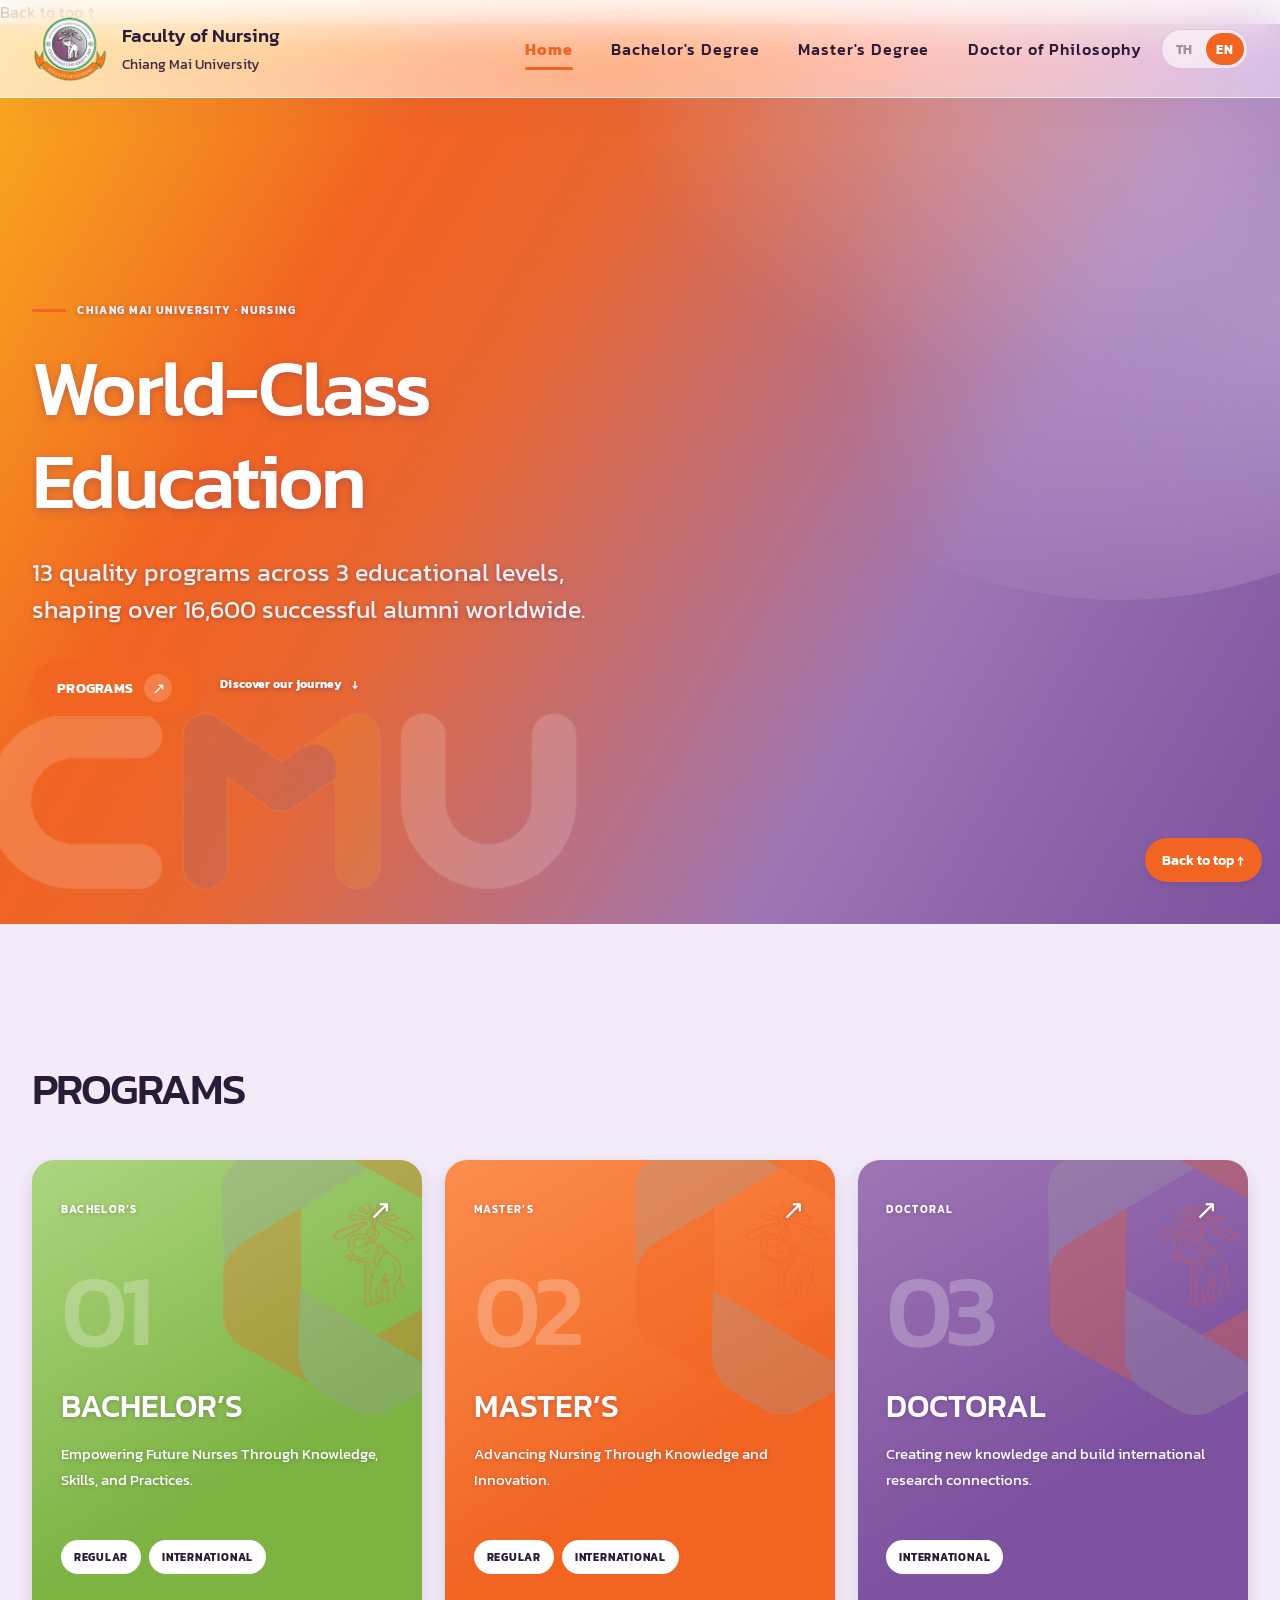
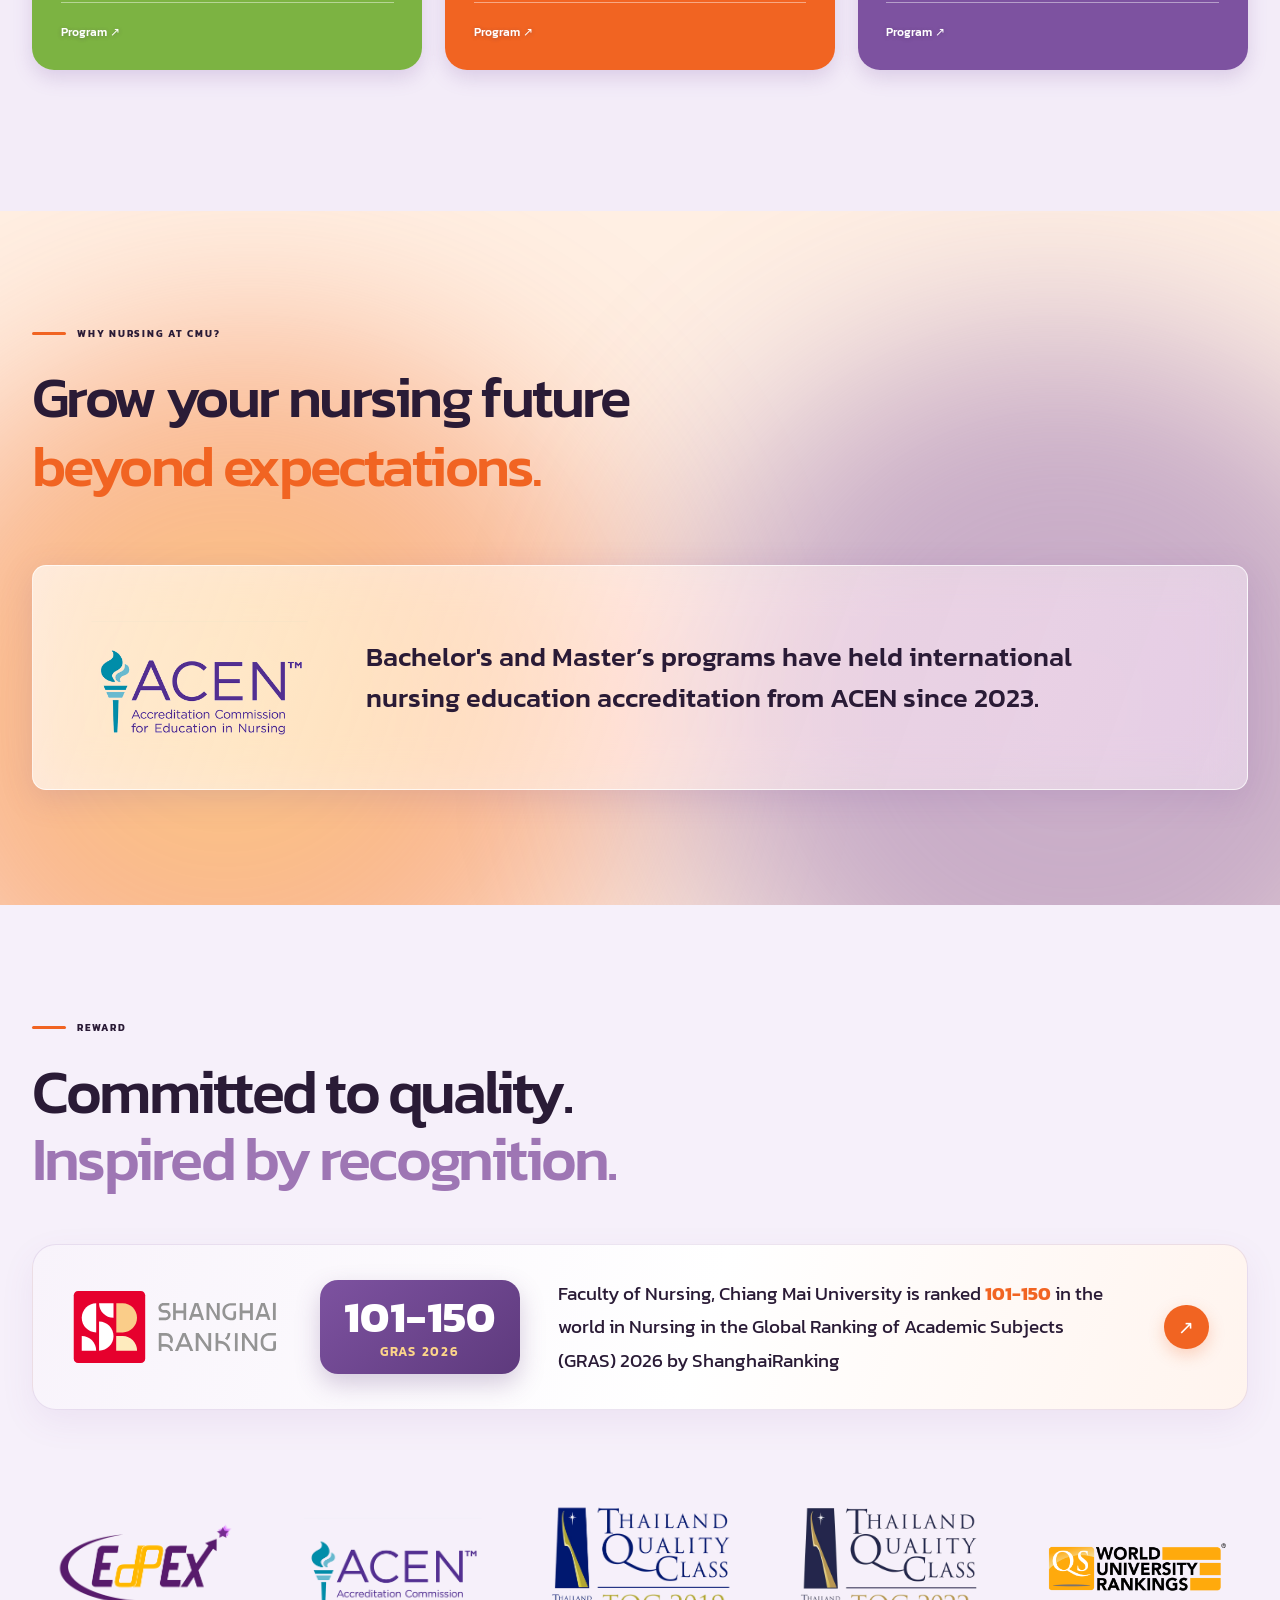
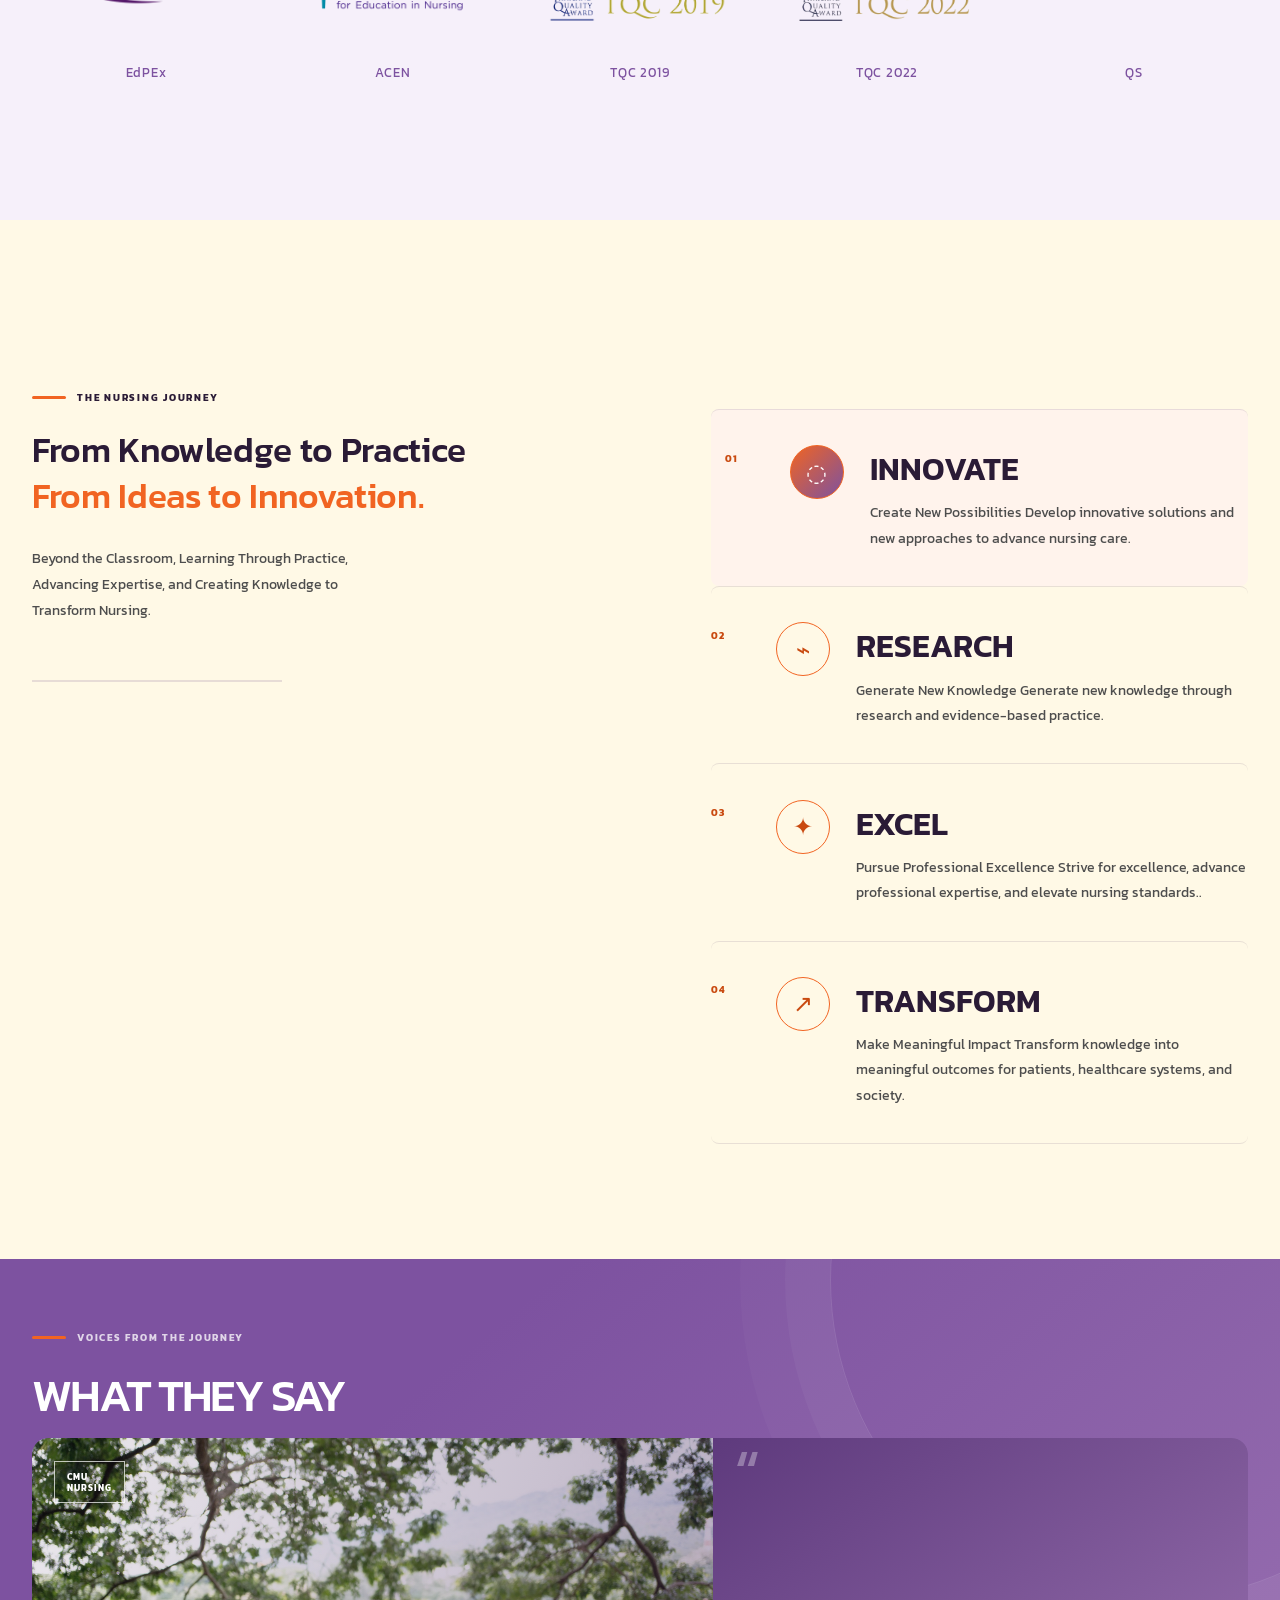
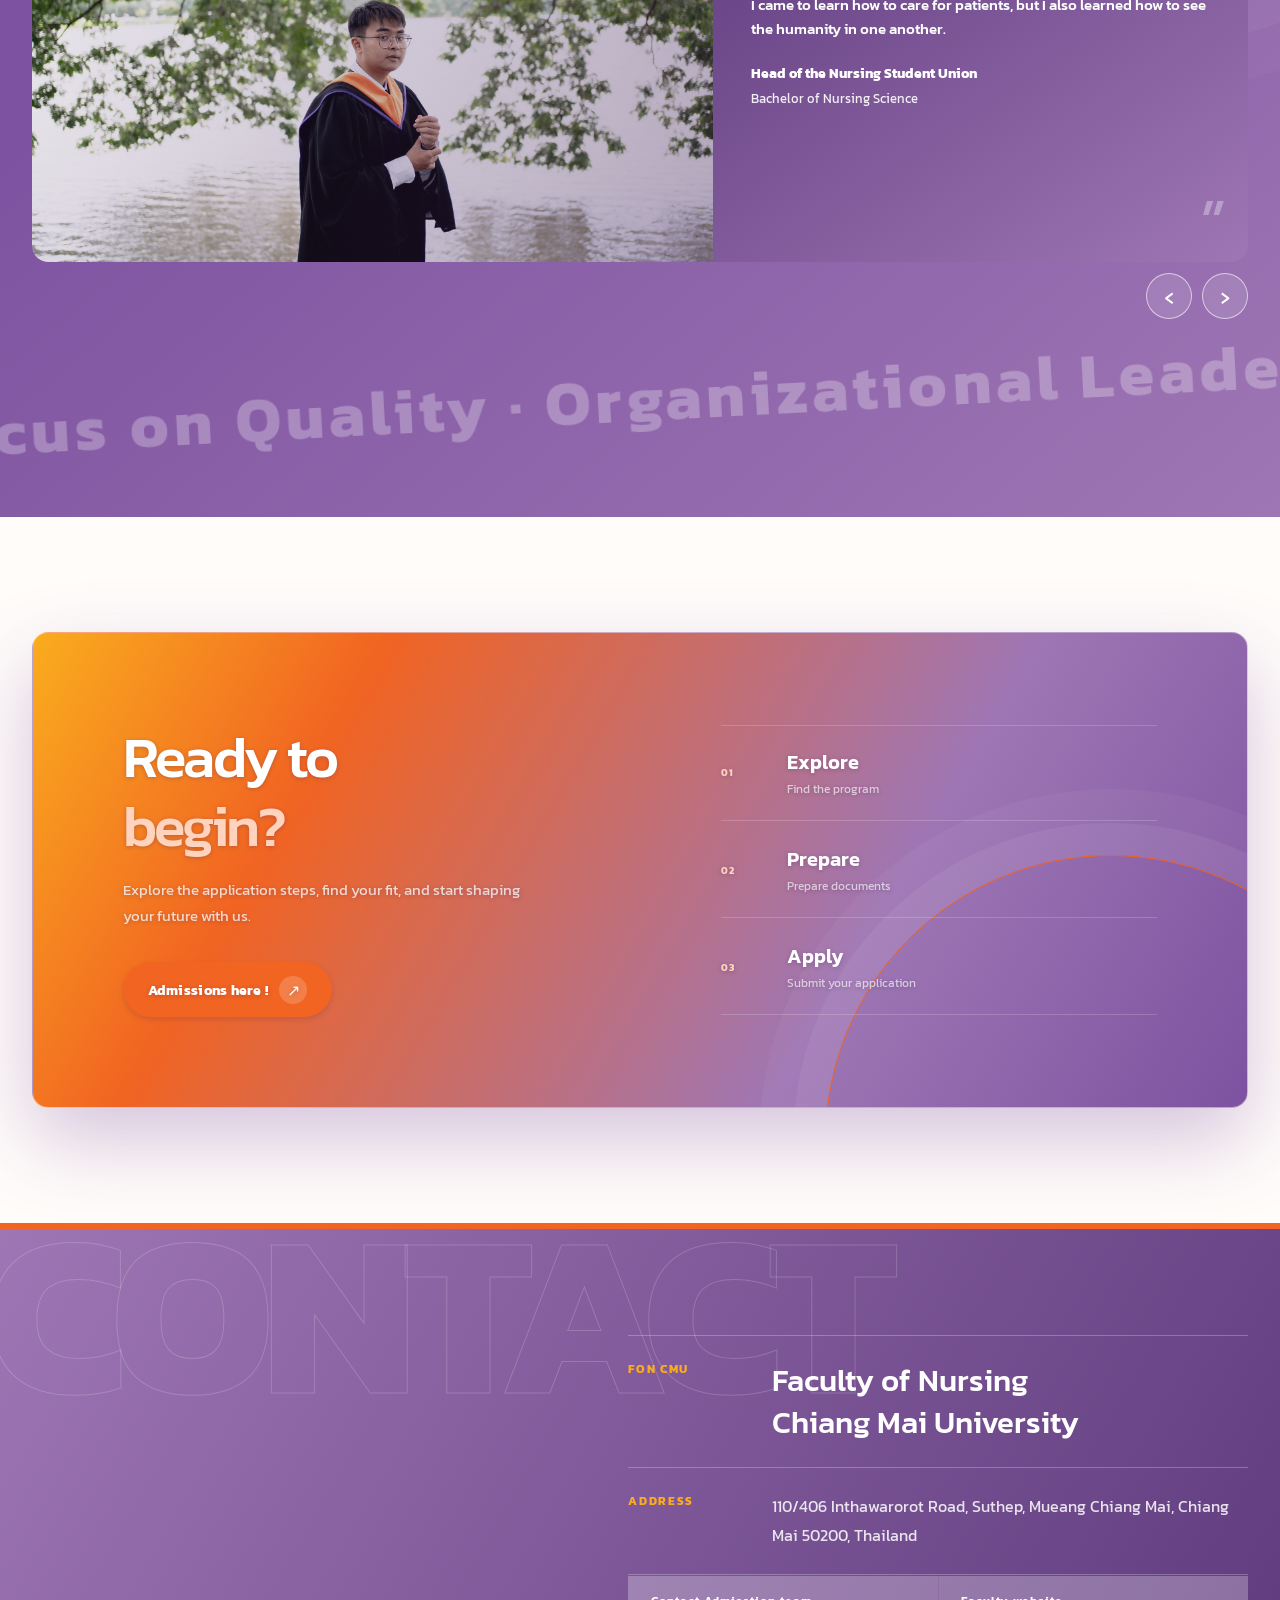
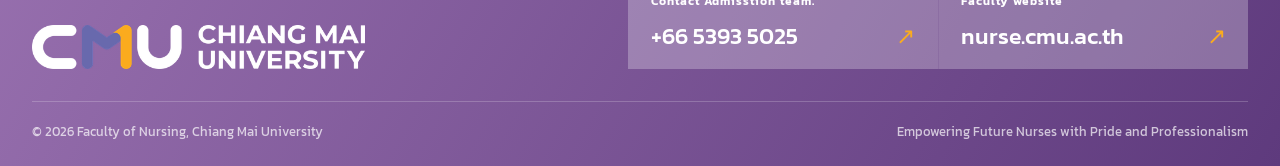
<file: index.html>
<!doctype html>
<html lang="en">
  <head>
    <meta charset="UTF-8" />
    <meta name="viewport" content="width=device-width, initial-scale=1.0" />
    <meta name="referrer" content="strict-origin-when-cross-origin" />
    <meta name="theme-color" content="#F16422" />
    <meta
      name="description"
      content="Faculty of Nursing, Chiang Mai University — discover a global nursing education journey in Chiang Mai."
    />
    <title>CMU Nursing — Learn with Heart. Lead with Impact.</title>
    <link rel="preconnect" href="https://fonts.googleapis.com" />
    <link rel="preconnect" href="https://fonts.gstatic.com" crossorigin />
    <link rel="preconnect" href="https://www.youtube.com" />
    <link rel="preconnect" href="https://i.ytimg.com" />
    <link
      href="https://fonts.googleapis.com/css2?family=Kanit:ital,wght@0,400;0,500;0,600;0,700;1,400;1,500;1,600;1,700&display=swap"
      rel="stylesheet"
    />
    <link rel="stylesheet" href="styles.css" />
    <link rel="stylesheet" href="experience.css" />
    <link rel="stylesheet" href="campaign.css?v=20261026-7" /><link rel="stylesheet" href="brand.css?v=20261027-5" />
    <script defer src="components.js?v=20261027-1"></script>
    <script defer src="script.js?v=20261026-11"></script>
    <script defer src="hero-video.js?v=20261026-1"></script>
  </head>
  <body>
    <div class="reading-progress" aria-hidden="true"></div>
    <a href="#main-content" data-th="กลับขึ้นด้านบน ↑" data-en="Back to top ↑">Back to top ↑</a>
    <a class="skip-link" href="#main-content" data-th="ข้ามไปยังเนื้อหาหลัก" data-en="Skip to main content">Skip to main content</a>

    <header class="site-header">
      <div class="container nav-wrap">
        <a class="brand" href="#top" aria-label="CMU Nursing home"><img class="faculty-logo" src="image/web/faculty-logo-en.png" width="320" height="288" alt="Faculty of Nursing, Chiang Mai University"><span class="faculty-brand-text"><strong data-th="คณะพยาบาลศาสตร์" data-en="Faculty of Nursing">Faculty of Nursing</strong><small data-th="มหาวิทยาลัยเชียงใหม่" data-en="Chiang Mai University">Chiang Mai University</small></span></a>

        <nav class="desktop-nav" aria-label="Primary navigation">
          <a href="#program-finder" data-i18n="navPrograms">หลักสูตร</a>
          <a href="#journey" data-i18n="navJourney">เส้นทางการเรียนรู้</a>
          <a href="#stories" data-i18n="navStories">เรื่องราวนักศึกษา</a>
          <a href="#admissions" data-i18n="navAdmissions">การสมัคร</a>
        </nav>

        <div class="nav-actions">
          <button class="language-toggle" type="button" aria-label="Switch language" aria-pressed="false">
            <span class="lang-th">TH</span><span class="lang-divider">/</span><span class="lang-en">EN</span>
          </button>
          <button class="menu-toggle" type="button" aria-label="Open menu" aria-expanded="false">
            <span></span><span></span>
          </button>
        </div>
      </div>
      <nav class="mobile-nav" aria-label="Mobile navigation">
        <a href="#program-finder" data-i18n="navPrograms">หลักสูตร</a>
        <a href="#journey" data-i18n="navJourney">เส้นทางการเรียนรู้</a>
        <a href="#stories" data-i18n="navStories">เรื่องราวนักศึกษา</a>
        <a href="#admissions" data-i18n="navAdmissions">การสมัคร</a>
      </nav>
    </header>

    <main id="main-content">
      <section class="hero" id="top">
        <div class="hero-video" aria-hidden="true" inert><div id="hero-youtube"></div></div>
        <div class="hero-ambient" aria-hidden="true"></div>
        <div class="hero-watermark" aria-hidden="true"><img src="image/web/cmu-logo-watermark.png" alt="" /></div>
        <div class="hero-grid container">
          <div class="hero-copy reveal">
            <p class="eyebrow"><span class="eyebrow-line"></span><span data-i18n="heroEyebrow">FACULTY OF NURSING · CMU</span></p>
            <h1 data-i18n-html="heroTitle">เรียนรู้ด้วยหัวใจ<br /><em>เติบโตเพื่อโลก</em></h1>
            <p class="hero-lede" data-i18n="heroLede">
              เปิดประตูสู่การศึกษาพยาบาลที่ผสานความเชี่ยวชาญ ความเข้าใจมนุษย์ และมุมมองระดับนานาชาติ
            </p>
            <div class="hero-actions">
              <a class="button button-primary" href="#program-finder"><span data-i18n="heroPrimary">ค้นหาหลักสูตร</span><span class="button-arrow">↗</span></a>
              <a class="text-link" href="#journey"><span data-i18n="heroSecondary">ดูเส้นทางของเรา</span><span>↓</span></a>
            </div>
            <aside class="hero-local-notice" hidden role="status">
              <p data-th="เปิด Preview website.cmd ในโฟลเดอร์โปรเจกต์เพื่อดูวิดีโอ YouTube — การเปิด index.html โดยตรงไม่รองรับการเล่นวิดีโอนี้" data-en="To play the YouTube background, launch Preview website.cmd from the project folder. Opening index.html directly does not support this video.">To play the YouTube background, launch Preview website.cmd from the project folder. Opening index.html directly does not support this video.</p>
              <a href="http://127.0.0.1:4173/index.html" data-th="เปิดเว็บผ่าน localhost ↗" data-en="Open the local website ↗">Open the local website ↗</a>
            </aside>
          </div>

          <!-- <div class="hero-visual reveal reveal-delay-1" aria-label="Editorial nursing education collage">
            <div class="orbit-type" aria-hidden="true">THE FUTURE<br /><strong>OF CARE.</strong></div>
            <div class="visual-glow"></div>
            <div class="visual-orbit orbit-one"></div>
            <div class="visual-orbit orbit-two"></div>
            <div class="hero-photo photo-main">
              <img src="https://images.unsplash.com/photo-1584982751601-97dcc096659c?auto=format&fit=crop&w=1100&q=85" alt="Stethoscope — illustrative healthcare photograph" fetchpriority="high" />
              <div class="photo-overlay"></div>
              <div class="photo-label"><span>01</span><span data-i18n="photoLabel">เรียนรู้จากการลงมือทำ</span></div>
            </div>
            <div class="floating-card floating-card-top">
              <span class="card-kicker">01 — 03</span>
              <strong data-i18n="floatingTop">Global<br />mindset</strong>
              <span class="mini-arrow">↗</span>
            </div>
            <div class="floating-card floating-card-bottom">
              <span class="sparkle">✦</span>
              <div><strong>Warm</strong><small data-i18n="floatingBottom">human-centered learning</small></div>
            </div>
          </div> -->
        </div>
      </section>

      <!-- <section class="intro section" id="about">
        <div class="container intro-grid">
          <p class="section-index reveal">/ 01</p>
          <div class="intro-content reveal reveal-delay-1">
            <p class="eyebrow"><span class="eyebrow-line"></span><span data-i18n="introEyebrow">MORE THAN A DEGREE</span></p>
            <h2 data-i18n-html="introTitle">พยาบาลที่เข้าใจ<br /><em>โลกที่กำลังเปลี่ยน</em></h2>
            <p data-i18n="introBody">ที่คณะพยาบาลศาสตร์ มหาวิทยาลัยเชียงใหม่ เราเชื่อว่าการดูแลที่ดีเริ่มต้นจากการมองเห็นคุณค่าของทุกชีวิต พร้อมเติบโตไปกับศาสตร์สุขภาพ เทคโนโลยี และชุมชนทั่วโลก</p>
            <a class="text-link dark-link" href="#program-finder"><span data-i18n="introLink">ทำความรู้จักคณะของเรา</span><span>↗</span></a>
          </div>
          <div class="intro-side reveal reveal-delay-2">
            <div class="vertical-rule"></div>
            <p data-i18n="introAside">“The future of care belongs to people who can connect knowledge with empathy.”</p>
            <span class="signature">CMU Nursing</span>
          </div>
        </div>
      </section> -->

      <section class="why-cmu section" id="why-cmu">
        <div class="container">
          <div class="section-heading reveal">
            <div>
              <p class="eyebrow"><span class="eyebrow-line"></span><span data-th="ทำไมต้องพยาบาล มช." data-en="WHY NURSING AT CMU?">ทำไมต้องพยาบาล มช.</span></p>
              <h2 data-th="เติบโตในวิชาชีพ<br><em>ไปได้ไกลกว่าที่คิด</em>" data-en="Grow your nursing future<br><em>beyond expectations.</em>" data-lang-html>เติบโตในวิชาชีพ<br><em>ไปได้ไกลกว่าที่คิด</em></h2>
            </div>
          </div>
          <aside class="accreditation-band reveal">
            <div class="accreditation-mark accreditation-logo"><img src="image/web/reward-acen.png" alt="ACEN — Accreditation Commission for Education in Nursing" width="792" height="426" loading="lazy" decoding="async"></div>
            <div>
              <h3 data-th="มาตรฐานระดับนานาชาติ หลักสูตรระดับปริญญาตรีและปริญญาโทได้รับการรับรองคุณภาพการศึกษาพยาบาลระดับนานาชาติจาก ACEN ตั้งแต่ปี พ.ศ. 2566" data-en="Bachelor's and Master’s programs have held international nursing education accreditation from ACEN since 2023.">หลักสูตรระดับปริญญาตรีและปริญญาโทได้รับการรับรองคุณภาพการศึกษาพยาบาลระดับนานาชาติจาก ACEN ตั้งแต่ปี พ.ศ. 2566</h3></div>
          </aside>
        </div>
      </section>

      <!-- <section class="motto-band" id="motto" aria-labelledby="motto-title">
        <div class="motto-glow" aria-hidden="true"><span></span><span></span><span></span></div>
        <div class="container motto-grid">
          <div class="motto-seal reveal" aria-hidden="true"><img src="image/web/faculty-logo-th.png" width="320" height="288" alt="" loading="lazy" /></div>
          <div class="motto-copy reveal reveal-delay-1">
            <p class="motto-label"><span class="ci-dots" aria-hidden="true"><i></i><i></i><i></i></span><span data-th="คำขวัญคณะพยาบาลศาสตร์ มหาวิทยาลัยเชียงใหม่" data-en="FACULTY MOTTO · CMU NURSING">คำขวัญคณะพยาบาลศาสตร์ มหาวิทยาลัยเชียงใหม่</span></p>
            <h2 id="motto-title" lang="th"><span>สร้างพลังพยาบาล</span><em>สร้างอุดมการณ์วิชาชีพ</em></h2>
            <p class="motto-en" lang="en">Empowering Future Nurses with <b>Pride</b> and <b>Professionalism</b></p>
          </div>
        </div>
        <div class="ci-stripe" aria-hidden="true"></div>
      </section> -->

      <section class="journey section" id="journey">
        <div class="container journey-grid">
          <div class="journey-sticky reveal">
            <p class="eyebrow"><span class="eyebrow-line"></span><span data-i18n="journeyEyebrow">THE NURSING JOURNEY</span></p>
            <h2 data-i18n-html="journeyTitle">เติมเต็มองค์ความรู้<br /><em>ต่อยอดสู่การปฏิบัติ</em><br />ขับเคลื่อนการสร้างสรรค์สิ่งใหม่</h2>
            <p data-i18n="journeyIntro">ประสบการณ์ที่ดีไม่ได้เกิดขึ้นแค่ในห้องเรียน แต่เกิดจากการเรียนรู้ การลงมือปฏิบัติ และการแลกเปลี่ยนมุมมอง เพื่อต่อยอดความเชี่ยวชาญและสร้างองค์ความรู้ใหม่ สู่การพัฒนาวิชาชีพพยาบาลอย่างยั่งยืน</p>
            <div class="journey-progress"><span class="progress-fill"></span></div>
          </div>
          <div class="journey-steps">
            <article class="journey-step reveal">
              <span class="step-number">01</span>
              <div class="step-icon">◌</div>
              <div><h3 data-i18n="stepOneTitle">Discover</h3><p data-i18n="stepOneBody">ค้นพบคำถามที่อยากหาคำตอบ และมุมมองใหม่ต่อความหมายของการดูแล</p></div>
            </article>
            <article class="journey-step reveal">
              <span class="step-number">02</span>
              <div class="step-icon">⌁</div>
              <div><h3 data-i18n="stepTwoTitle">Practice</h3><p data-i18n="stepTwoBody">เปลี่ยนความรู้ให้เป็นทักษะ ผ่านสถานการณ์จริง ห้องจำลอง และการเรียนรู้ร่วมกัน</p></div>
            </article>
            <article class="journey-step reveal">
              <span class="step-number">03</span>
              <div class="step-icon">✦</div>
              <div><h3 data-i18n="stepThreeTitle">Connect</h3><p data-i18n="stepThreeBody">เชื่อมต่อกับผู้คน ชุมชน และเพื่อนร่วมวิชาชีพจากหลากหลายวัฒนธรรม</p></div>
            </article>
            <article class="journey-step reveal">
              <span class="step-number">04</span>
              <div class="step-icon">↗</div>
              <div><h3 data-i18n="stepFourTitle">Lead</h3><p data-i18n="stepFourBody">ก้าวออกไปด้วยความมั่นใจ เพื่อสร้างการเปลี่ยนแปลงที่มีความหมายในโลกจริง</p></div>
            </article>
          </div>
        </div>
      </section>

      <section class="stories section section-plum" id="stories">
        <div class="container">
          <div class="stories-top reveal">
            <div>
              <p class="eyebrow eyebrow-light"><span class="eyebrow-line"></span><span data-i18n="storiesEyebrow">VOICES FROM THE JOURNEY</span></p>
              <h2 data-i18n-html="storiesTitle">What they say</em></h2>
            </div>
          </div>
          <div class="story-slider reveal reveal-delay-1">
            <div class="story-track" tabindex="0" role="region" aria-label="Student stories">
            <article class="story-card">
              <div class="story-layout">
                <div class="story-image"><img src="image/web/42898.jpg" alt="" loading="lazy" decoding="async" /><span class="story-stamp">CMU<br />NURSING</span></div>
                <blockquote class="story-quote">
                <span class="quote-mark">“</span>
                <p data-i18n="storyQuote">คณะพยาบาลศาสตร์ มหาลัยเชียงใหม่ มีหลักสูตรที่เข้มแข็งและมีชื่อเสียงในระดับประเทศ ทำให้มั่นใจได้ว่าในระหว่างการศึกษาหรือหลังจบการศึกษาจะกลายเป็นบุคลากรที่มีคุณภาพได้ และอีกอย่างคือโอกาสในการแลกเปลี่ยนเรียนรู้ ณ ต่างประเทศ จากความร่วมมือของมหาวิทยาลัยเชียงใหม่กับมหาวิทยาลัยอื่นๆ </p>
                <footer><strong data-i18n="storyName">นายกสโมสรนักศึกษาคณะพยาบาลศาสตร์ ปี2566</strong>
                  <span data-i18n="storyRole">พยาบาลศาสตรบัณฑิต (หลักสูตรปกติ)</span></footer>
              </blockquote>
              </div>
            </article>
            <article class="story-card story-th-only">
              <div class="story-layout">
                <div class="story-image"><img src="image/web/42899.jpeg" alt="" loading="lazy" decoding="async" /><span class="story-stamp">CMU<br />NURSING</span></div>
                <blockquote class="story-quote">
                <span class="quote-mark">“</span>
                <p data-th="ประทับใจตั้งแต่หลักสูตรการเรียนการสอนที่มีคุณภาพ มีการฝึกที่หลากหลายวอร์ด เครื่องมืออุปกรณ์ที่ทันสมัย ได้เรียนรู้ถึงการทำงานในหลายด้าน อาจารย์ดูแลเอาใจใส่ดีมาก ให้ความรู้ทั้งด้านทฤษฎี ด้านปฏิบัติ ด้านการใช้ชีวิตให้แก่นักศึกษาอย่างทั่วถึง  พี่ ๆ บุคลากรคอยให้ความช่วยเหลืออยู่เสมอ รวมไปถึงรุ่นพี่ ๆ ที่ให้การช่วยเหลือ ให้คำแนะนำและให้ความรู้ต่าง ๆ ทำให้รู้สึกอบอุ่นเป็นกันเอง"
                  data-en="ประทับใจตั้งแต่หลักสูตรการเรียนการสอนที่มีคุณภาพ มีการฝึกที่หลากหลายวอร์ด เครื่องมืออุปกรณ์ที่ทันสมัย ได้เรียนรู้ถึงการทำงานในหลายด้าน อาจารย์ดูแลเอาใจใส่ดีมาก ให้ความรู้ทั้งด้านทฤษฎี ด้านปฏิบัติ ด้านการใช้ชีวิตให้แก่นักศึกษาอย่างทั่วถึง  พี่ ๆ บุคลากรคอยให้ความช่วยเหลืออยู่เสมอ รวมไปถึงรุ่นพี่ ๆ ที่ให้การช่วยเหลือ ให้คำแนะนำและให้ความรู้ต่าง ๆ ทำให้รู้สึกอบอุ่นเป็นกันเอง">
                  ประทับใจตั้งแต่หลักสูตรการเรียนการสอนที่มีคุณภาพ มีการฝึกที่หลากหลายวอร์ด เครื่องมืออุปกรณ์ที่ทันสมัย ได้เรียนรู้ถึงการทำงานในหลายด้าน อาจารย์ดูแลเอาใจใส่ดีมาก ให้ความรู้ทั้งด้านทฤษฎี ด้านปฏิบัติ ด้านการใช้ชีวิตให้แก่นักศึกษาอย่างทั่วถึง  พี่ ๆ บุคลากรคอยให้ความช่วยเหลืออยู่เสมอ รวมไปถึงรุ่นพี่ ๆ ที่ให้การช่วยเหลือ ให้คำแนะนำและให้ความรู้ต่าง ๆ ทำให้รู้สึกอบอุ่นเป็นกันเอง</p>
                <footer><strong data-th="ผู้นำเชียร์ รุ่นที่ 23" data-en="ผู้นำเชียร์ รุ่นที่ 23">ผู้นำเชียร์ รุ่นที่ 23</strong>
                  <span data-th="พยาบาลศาสตรบัณฑิต (หลักสูตรปกติ)" data-en="พยาบาลศาสตรบัณฑิต (หลักสูตรปกติ)">พยาบาลศาสตรบัณฑิต (หลักสูตรปกติ)</span></footer>
              </blockquote>
              </div>
            </article>
            <article class="story-card">
              <div class="story-layout">
                <div class="story-image"><img src="image/web/42901.jpg" alt="" loading="lazy" decoding="async" /><span class="story-stamp">CMU<br />NURSING</span></div>
                <blockquote class="story-quote">
                <span class="quote-mark">“</span>
                <p data-th="I am very proud of the experience and education that was provided from the Faculty of Nursing, Professors, staff, and friends that I have met over the years." 
                data-en="I am very proud of the experience and education that was provided from the Faculty of Nursing, Professors, staff, and friends that I have met over the years.">I am very proud of the experience and education that was provided from the Faculty of Nursing, Professors, staff, and friends that I have met over the years.</p>
                <footer><strong data-th="นักศึกษารหัส 63" data-en="Student ID 63">นักศึกษารหัส 63</strong><span data-th="พยาบาลศาสตรบัณฑิต (หลักสูตรนานาชาติ)" data-en="Bachelor of Nursing Science (International Program)">พยาบาลศาสตรบัณฑิต (หลักสูตรนานาชาติ)</span></footer>
              </blockquote>
              </div>
            </article>
            <article class="story-card">
              <div class="story-layout">
                <div class="story-image"><img src="image/web/0008.jpg" alt="" loading="lazy" decoding="async" /><span class="story-stamp">CMU<br />NURSING</span></div>
                <blockquote class="story-quote">
                <span class="quote-mark">“</span>
                <p data-th="I was deeply impressed by the kindness and support of my friends, seniors, and juniors, who always helped one another throughout the challenging four years. I also had the opportunity to meet international friends from various countries cultures and exchange experiences, making it feel like a second family. Moreover, the professors were incredibly supportive, offering valuable advices that I could adapt in life and assisting me whenever I faced difficulties." 
                  data-en="I was deeply impressed by the kindness and support of my friends, seniors, and juniors, who always helped one another throughout the challenging four years. I also had the opportunity to meet international friends from various countries cultures and exchange experiences, making it feel like a second family. Moreover, the professors were incredibly supportive, offering valuable advices that I could adapt in life and assisting me whenever I faced difficulties.">
                  I was deeply impressed by the kindness and support of my friends, seniors, and juniors, who always helped one another throughout the challenging four years. I also had the opportunity to meet international friends from various countries cultures and exchange experiences, making it feel like a second family. Moreover, the professors were incredibly supportive, offering valuable advices that I could adapt in life and assisting me whenever I faced difficulties.
                </p>
                <footer><strong data-th="นักศึกษารหัส 63" data-en="Student ID 63">นักศึกษารหัส 63</strong><span data-th="พยาบาลศาสตรบัณฑิต (หลักสูตรนานาชาติ)" data-en="Bachelor of Nursing Science (International Program)">พยาบาลศาสตรบัณฑิต (หลักสูตรนานาชาติ)</span></footer>
              </blockquote>
              </div>
            </article>
            <article class="story-card story-th-only">
              <div class="story-layout">
                <div class="story-image"><img src="image/web/31062.jpg" alt="" loading="lazy" decoding="async" /><span class="story-stamp">CMU<br />NURSING</span></div>
                <blockquote class="story-quote">
                <span class="quote-mark">“</span>
                <p data-th="มั่นใจในคุณภาพการศึกษาของสถาบัน ซึ่งเป็นที่ยอมรับทั้งในระดับประเทศและนานาชาติ อีกทั้งในระดับอุดมศึกษาได้สำเร็จการศึกษาจากคณะพยาบาลศาสตร์ มหาวิทยาลัยเชียงใหม่ ด้วยเช่นกัน จึงทำให้มีทั้งความรักและผูกพันกับสถาบันแห่งนี้เป็นอย่างมาก" 
                data-en="มั่นใจในคุณภาพการศึกษาของสถาบัน ซึ่งเป็นที่ยอมรับทั้งในระดับประเทศและนานาชาติ อีกทั้งในระดับอุดมศึกษาได้สำเร็จการศึกษาจากคณะพยาบาลศาสตร์ มหาวิทยาลัยเชียงใหม่ ด้วยเช่นกัน จึงทำให้มีทั้งความรักและผูกพันกับสถาบันแห่งนี้เป็นอย่างมาก">
                มั่นใจในคุณภาพการศึกษาของสถาบัน ซึ่งเป็นที่ยอมรับทั้งในระดับประเทศและนานาชาติ อีกทั้งในระดับอุดมศึกษาได้สำเร็จการศึกษาจากคณะพยาบาลศาสตร์ มหาวิทยาลัยเชียงใหม่ ด้วยเช่นกัน จึงทำให้มีทั้งความรักและผูกพันกับสถาบันแห่งนี้เป็นอย่างมาก
              </p>
                <footer><strong data-th="นักศึกษารหัส 64" data-en="Student ID 64">นักศึกษารหัส 64</strong><span data-th="พยาบาลศาสตรมหาบัณฑิต สาขาวิชาการบริหารทางการพยาบาล" data-en="พยาบาลศาสตรมหาบัณฑิต สาขาวิชาการบริหารทางการพยาบาล">พยาบาลศาสตรมหาบัณฑิต สาขาวิชาการบริหารทางการพยาบาล</span></footer>
              </blockquote>
              </div>
            </article>
            <article class="story-card">
              <div class="story-layout">
                <div class="story-image"><img src="image/web/164415.png" alt="" loading="lazy" decoding="async" /><span class="story-stamp">CMU<br />NURSING</span></div>
                <blockquote class="story-quote">
                <span class="quote-mark">“</span>
                <p data-th="I chose CMU's School of Nursing because of its reputation for academic excellence in the field of nursing. The Faculty of Nursing at Chiang Mai University has been at the forefront of nursing education, research and practice in Thailand and even in Southeast Asia and has a strong academic background and rich teaching resources, which can provide me with a high quality and comprehensive professional knowledge system. Furthermore, the international atmosphere of the College attracted me deeply. Here, I have the opportunity to interact and work with students and faculty from different countries and cultures, broadening my international perspective and developing cross-cultural nursing competence, which is crucial for nursing as a global profession." 
                data-en="I chose CMU's School of Nursing because of its reputation for academic excellence in the field of nursing. The Faculty of Nursing at Chiang Mai University has been at the forefront of nursing education, research and practice in Thailand and even in Southeast Asia and has a strong academic background and rich teaching resources, which can provide me with a high quality and comprehensive professional knowledge system. Furthermore, the international atmosphere of the College attracted me deeply. Here, I have the opportunity to interact and work with students and faculty from different countries and cultures, broadening my international perspective and developing cross-cultural nursing competence, which is crucial for nursing as a global profession.">
                I chose CMU's School of Nursing because of its reputation for academic excellence in the field of nursing. The Faculty of Nursing at Chiang Mai University has been at the forefront of nursing education, research and practice in Thailand and even in Southeast Asia and has a strong academic background and rich teaching resources, which can provide me with a high quality and comprehensive professional knowledge system. Furthermore, the international atmosphere of the College attracted me deeply. Here, I have the opportunity to interact and work with students and faculty from different countries and cultures, broadening my international perspective and developing cross-cultural nursing competence, which is crucial for nursing as a global profession.</p>
                <footer><strong data-th="นักศึกษารหัส 64" data-en="Student Code 64">นักศึกษารหัส 64</strong><span data-th="Master of Nursing Science International Program, specializing in Adult Nursing." data-en="Master of Nursing Science International Program, specializing in Adult Nursing.">Master of Nursing Science International Program, specializing in Adult Nursing.</span></footer>
              </blockquote>
              </div>
            </article>
            <article class="story-card">
              <div class="story-layout">
                <div class="story-image"><img src="image/web/5590.jpg" alt="" loading="lazy" decoding="async" /><span class="story-stamp">CMU<br />NURSING</span></div>
                <blockquote class="story-quote">
                <span class="quote-mark">“</span>
                <p data-th="The Faculty of Nursing and Chiang Mai University have left a lasting impression on me with their supportive environment and dedication to excellence in education. I have also been inspired by the faculty members’ expertise, their commitment to nurturing the next generation of nurses, and the camaraderie and support of my friends in the doctoral program." 
                data-en="The Faculty of Nursing and Chiang Mai University have left a lasting impression on me with their supportive environment and dedication to excellence in education. I have also been inspired by the faculty members’ expertise, their commitment to nurturing the next generation of nurses, and the camaraderie and support of my friends in the doctoral program.">
                The Faculty of Nursing and Chiang Mai University have left a lasting impression on me with their supportive environment and dedication to excellence in education. I have also been inspired by the faculty members’ expertise, their commitment to nurturing the next generation of nurses, and the camaraderie and support of my friends in the doctoral program.</p>
                <footer><strong data-th="นักศึกษารหัส 60" data-en="Student Code 60">นักศึกษารหัส 60</strong>
                  <span data-th="Doctor of Philosophy (Nursing Science)" data-en="Doctor of Philosophy (Nursing Science)">Doctor of Philosophy (Nursing Science)</span></footer>
              </blockquote>
              </div>
            </article>
            <article class="story-card story-th-only">
              <div class="story-layout">
                <div class="story-image"><img src="image/web/42930.jpg" alt="" loading="lazy" decoding="async" /><span class="story-stamp">CMU<br />NURSING</span></div>
                <blockquote class="story-quote">
                <span class="quote-mark">“</span>
                <p data-th="ประทับใจตั้งแต่เข้าเรียนระดับปริญญาโท รหัส 49 หลักสูตรผดุงครรภ์ขั้นสูงรุ่นที่ 1 อาจารย์พยาบาลกลุ่มวิชาการพยาบาลสูติศาสตร์ และนรีเวชวิทยาทุกท่าน ได้ให้ความกรุณา ประสิทธิ์ประสาท ให้คำแนะนำทั้งด้านการใช้ชีวิต และการเรียน ทำให้เกิดความประทับใจเป็นอย่างมาก เมื่อต้องเข้าศึกษาระดับดุษฎีบัณฑิตจึงตัดสินใจในการเข้าเรียนต่อที่คณะพยาบาลศาสตร์ มหาวิทยาลัยเชียงใหม่" 
                data-en="ประทับใจตั้งแต่เข้าเรียนระดับปริญญาโท รหัส 49 หลักสูตรผดุงครรภ์ขั้นสูงรุ่นที่ 1 อาจารย์พยาบาลกลุ่มวิชาการพยาบาลสูติศาสตร์ และนรีเวชวิทยาทุกท่าน ได้ให้ความกรุณา ประสิทธิ์ประสาท ให้คำแนะนำทั้งด้านการใช้ชีวิต และการเรียน ทำให้เกิดความประทับใจเป็นอย่างมาก เมื่อต้องเข้าศึกษาระดับดุษฎีบัณฑิตจึงตัดสินใจในการเข้าเรียนต่อที่คณะพยาบาลศาสตร์ มหาวิทยาลัยเชียงใหม่">
                ประทับใจตั้งแต่เข้าเรียนระดับปริญญาโท รหัส 49 หลักสูตรผดุงครรภ์ขั้นสูงรุ่นที่ 1 อาจารย์พยาบาลกลุ่มวิชาการพยาบาลสูติศาสตร์ และนรีเวชวิทยาทุกท่าน ได้ให้ความกรุณา ประสิทธิ์ประสาท ให้คำแนะนำทั้งด้านการใช้ชีวิต และการเรียน ทำให้เกิดความประทับใจเป็นอย่างมาก เมื่อต้องเข้าศึกษาระดับดุษฎีบัณฑิตจึงตัดสินใจในการเข้าเรียนต่อที่คณะพยาบาลศาสตร์ มหาวิทยาลัยเชียงใหม่</p>
                <footer><strong data-th="นักศึกษารหัส 59" data-en="Student Code 59">นักศึกษารหัส 59</strong>
                  <span data-th="ปรัชญาดุษฎีบัณฑิต " data-en="ปรัชญาดุษฎีบัณฑิต "> ปรัชญาดุษฎีบัณฑิต  </span> </footer>
              </blockquote>
              </div>
            </article>
            </div>
            <div class="story-nav">
              <button type="button" class="story-btn story-prev" aria-label="Previous story">‹</button>
              <button type="button" class="story-btn story-next" aria-label="Next story">›</button>
            </div>
          </div>
          <div class="story-marquee" aria-hidden="true"><span>Focus on Quality · Organizational Leadership · Nurturing · Commitment and Community concerned · Morality · Unity · </span></div>
        </div>
      </section>

      <!-- <section class="international section" id="international">
        <div class="container international-grid">
          <div class="international-copy reveal">
            <p class="section-index">/ 04</p>
            <p class="eyebrow"><span class="eyebrow-line"></span><span data-i18n="globalEyebrow">FROM CHIANG MAI TO THE WORLD</span></p>
            <h2 data-i18n-html="globalTitle">บ้านที่อบอุ่น<br /><em>โลกที่กว้างขึ้น</em></h2>
            <p data-i18n="globalBody">เชียงใหม่มอบพื้นที่ให้คุณได้เติบโตอย่างเป็นตัวเอง ขณะเดียวกันชุมชนการเรียนรู้ของเราจะพาคุณเชื่อมต่อกับโลกที่กว้างกว่าที่เคย</p>
            <div class="global-points"><span><b>01</b><span data-i18n="globalPointOne">Human-centered</span></span><span><b>02</b><span data-i18n="globalPointTwo">Research-led</span></span><span><b>03</b><span data-i18n="globalPointThree">World-ready</span></span></div>
          </div>
          <div class="international-art reveal reveal-delay-1">
            <div class="map-rings"><span></span><span></span><span></span><span></span></div>
            <div class="map-label label-cmu"><span class="map-dot"></span>CHIANG MAI</div>
            <div class="map-label label-world"><span class="map-dot"></span>WORLD</div>
            <svg class="connection-line" viewBox="0 0 500 500" role="img" aria-label="Connection from Chiang Mai to the world"><path d="M120 335 C185 170 310 300 390 145" /></svg>
            <div class="art-caption"><span data-i18n="artCaption">A global perspective<br />starts with one place.</span><span>✦</span></div>
          </div>
        </div>
      </section> -->

      <section class="admissions section" id="admissions">
        <div class="container admissions-panel reveal">
          <div class="admissions-copy">
            <h2 data-i18n-html="admissionTitle">Ready to<br /><em>begin?</em></h2>
            <p data-i18n="admissionBody">เลือกเส้นทางที่ใช่ และเริ่มวางอนาคตวิชาชีพ</p>
            <a class="button button-light" href="https://admission.reg.cmu.ac.th/" target="_blank" rel="noopener">
              <span data-i18n="admissionCta">เข้าสู่ระบบรับสมัคร</span><span class="button-arrow">↗</span></a>
          </div>
          <div class="admission-steps">
            <div class="admission-step"><span>01</span><div><strong data-i18n="applyStepOneTitle">Explore</strong><small data-i18n="applyStepOneBody">ค้นหาหลักสูตรที่เหมาะกับคุณ</small></div></div>
            <div class="admission-step"><span>02</span><div><strong data-i18n="applyStepTwoTitle">Prepare</strong><small data-i18n="applyStepTwoBody">เตรียมเอกสารและทำความเข้าใจขั้นตอน</small></div></div>
            <div class="admission-step"><span>03</span><div><strong data-i18n="applyStepThreeTitle">Apply</strong><small data-i18n="applyStepThreeBody">ส่งใบสมัครและเริ่มต้นเรื่องราวบทใหม่</small></div></div>
          </div>
        </div>
      </section>
    </main>

    <footer class="site-footer">
      <div class="container footer-top">
        <a class="brand footer-brand" href="#top"><img class="faculty-logo" src="image/web/faculty-logo-en.png" width="320" height="288" alt="Faculty of Nursing, Chiang Mai University"><span class="faculty-brand-text"><strong data-th="คณะพยาบาลศาสตร์" data-en="Faculty of Nursing">Faculty of Nursing</strong><small data-th="มหาวิทยาลัยเชียงใหม่" data-en="Chiang Mai University">Chiang Mai University</small></span></a><img class="footer-cmu-logo" src="image/web/cmu-logo.png" width="640" height="85" alt="Chiang Mai University" loading="lazy" />
        <div class="footer-note"><span data-i18n="footerNote">สร้างพลังพยาบาล สร้างอุดมการณ์วิชาชีพ</span><span>✦</span></div>
      </div>
      <div class="container footer-bottom"><span>© 2026 Faculty of Nursing, Chiang Mai University</span><span data-i18n="footerLocation">Chiang Mai · Thailand</span><a href="#top" data-i18n="backTop">กลับขึ้นด้านบน ↑</a></div>
    </footer>
  </body>
</html>
</file>
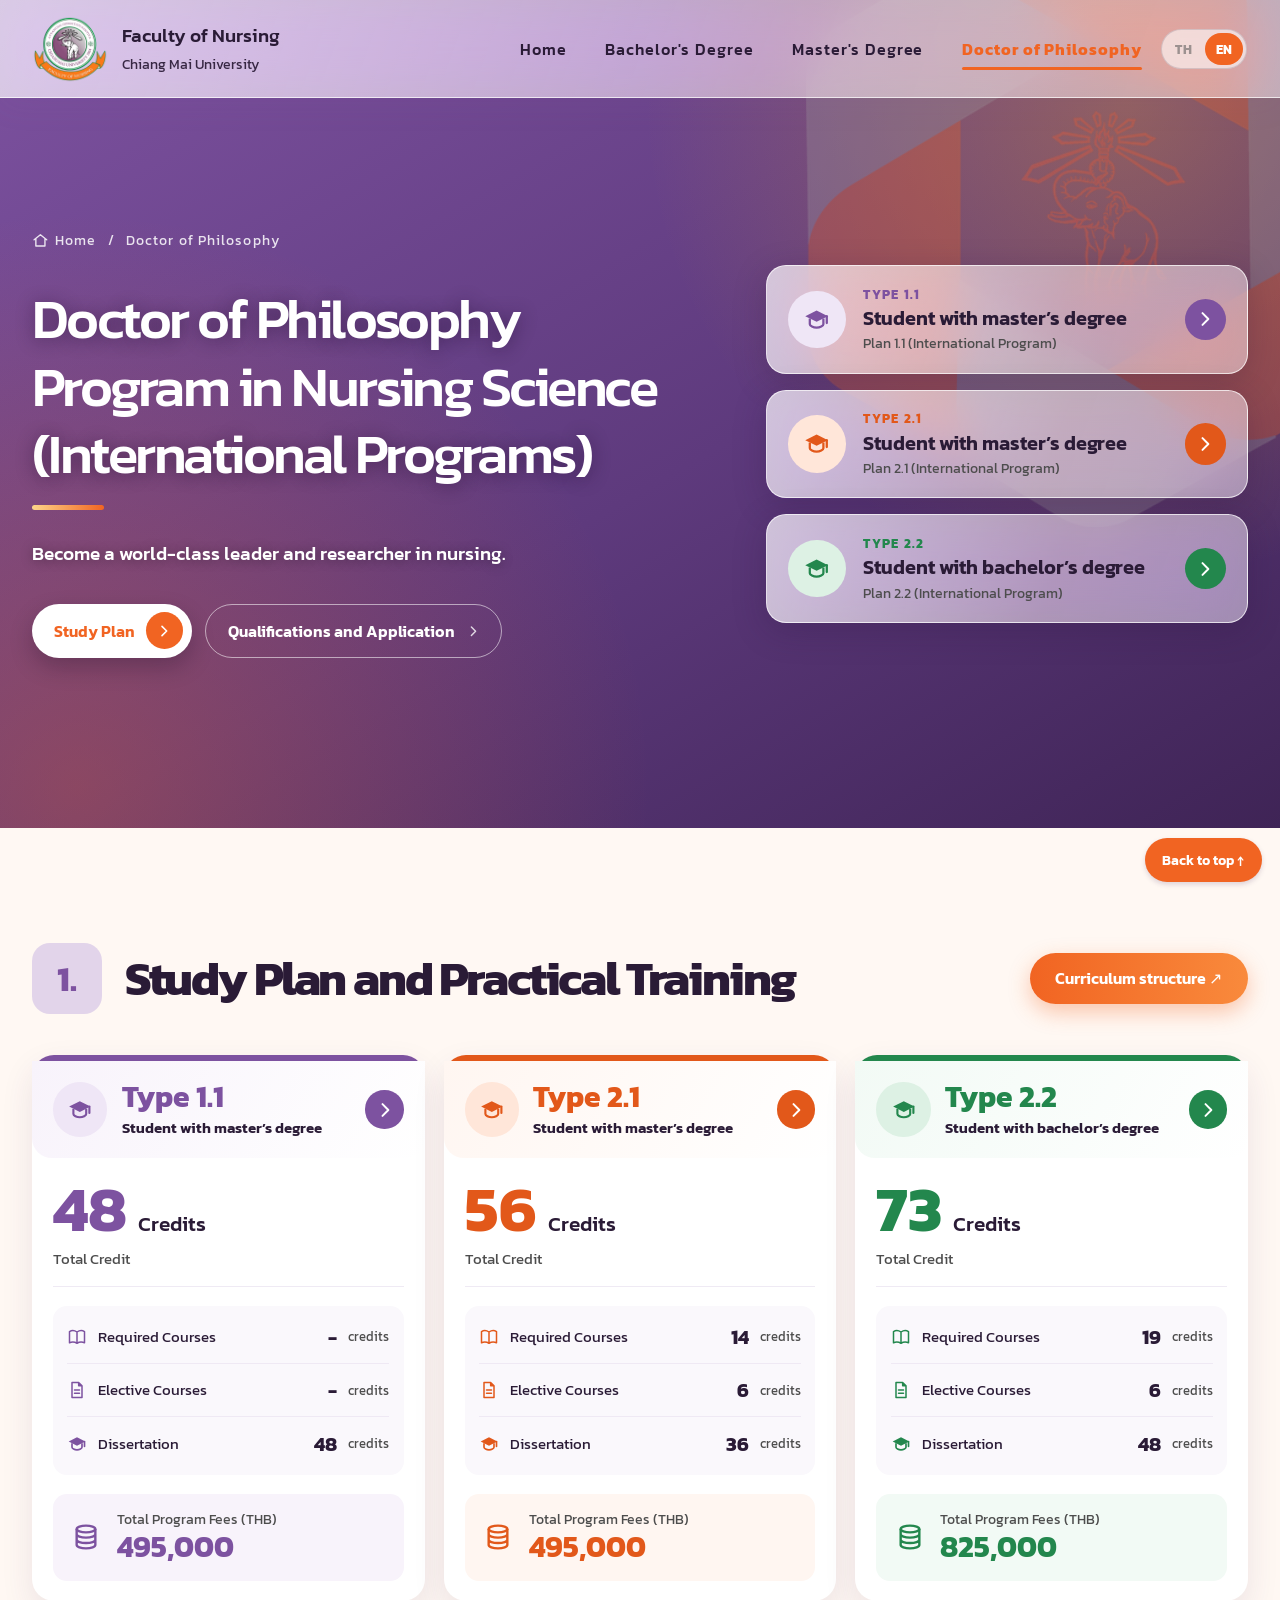
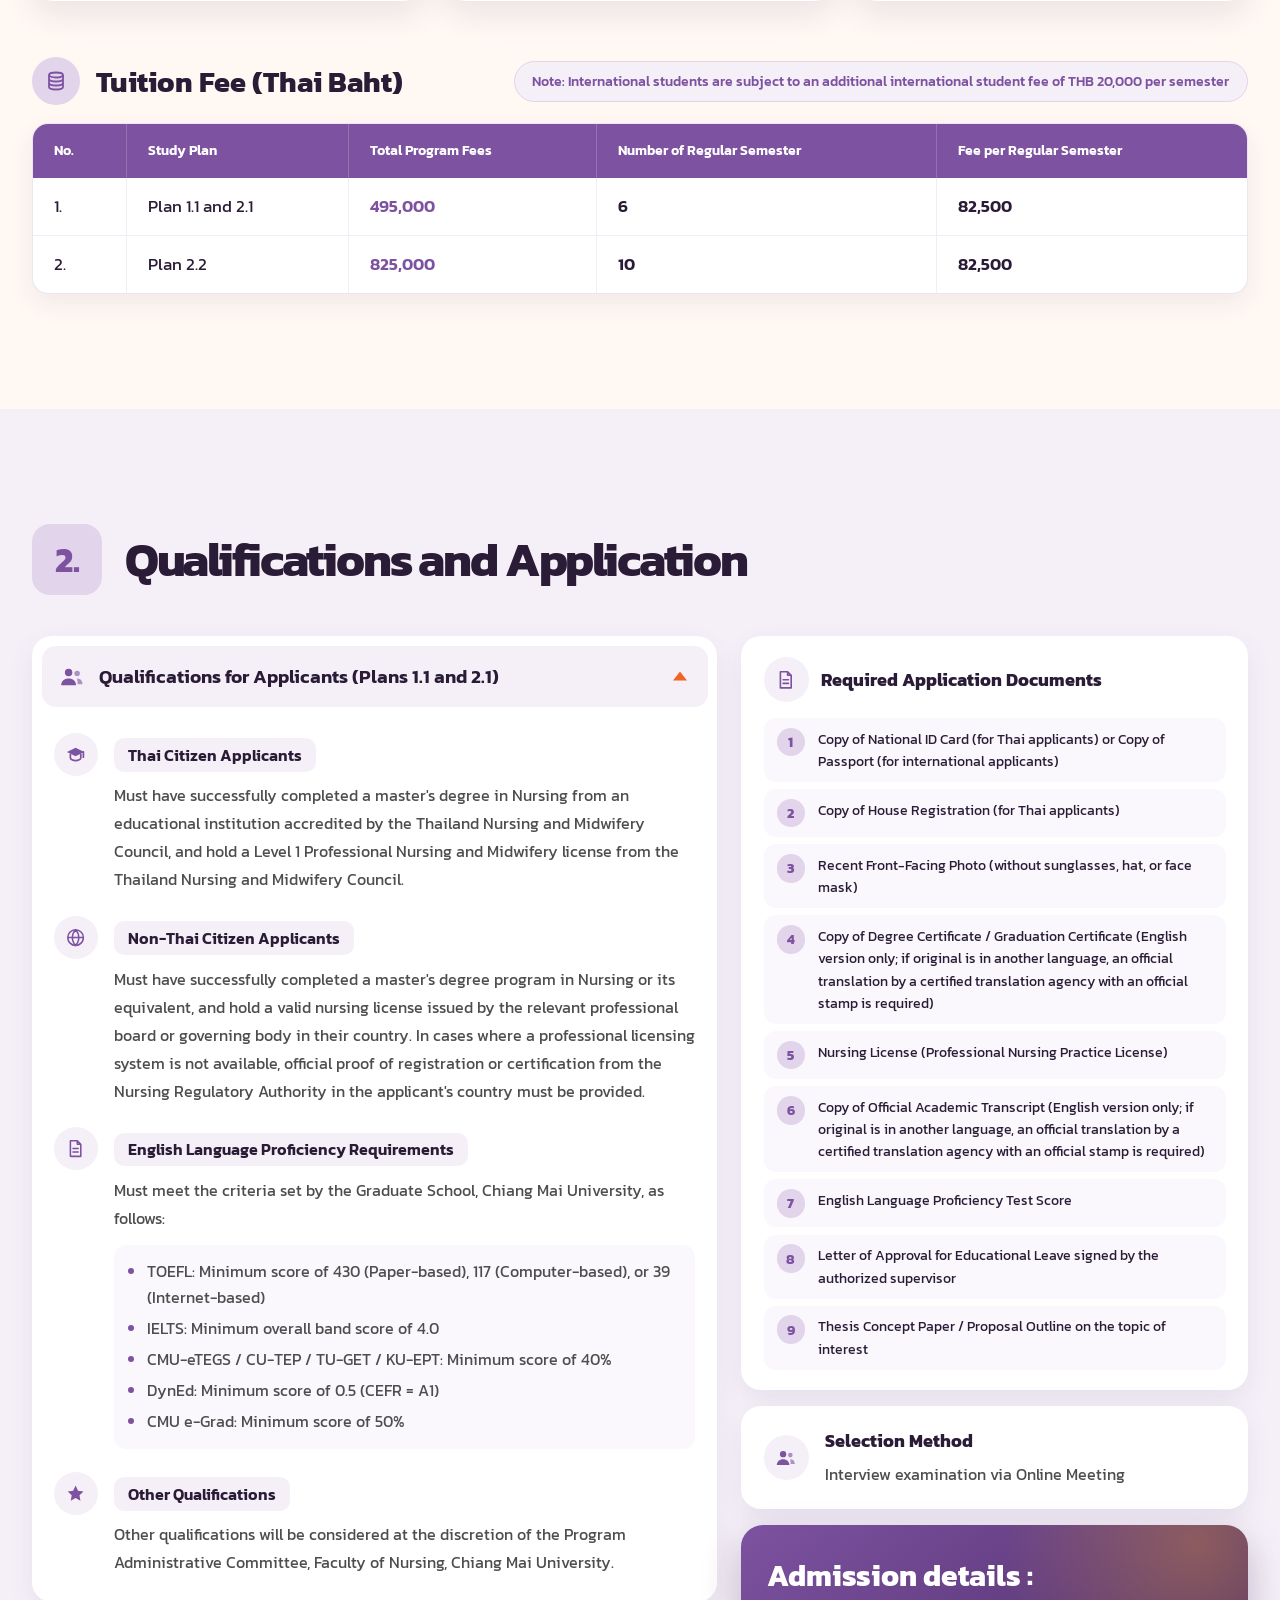
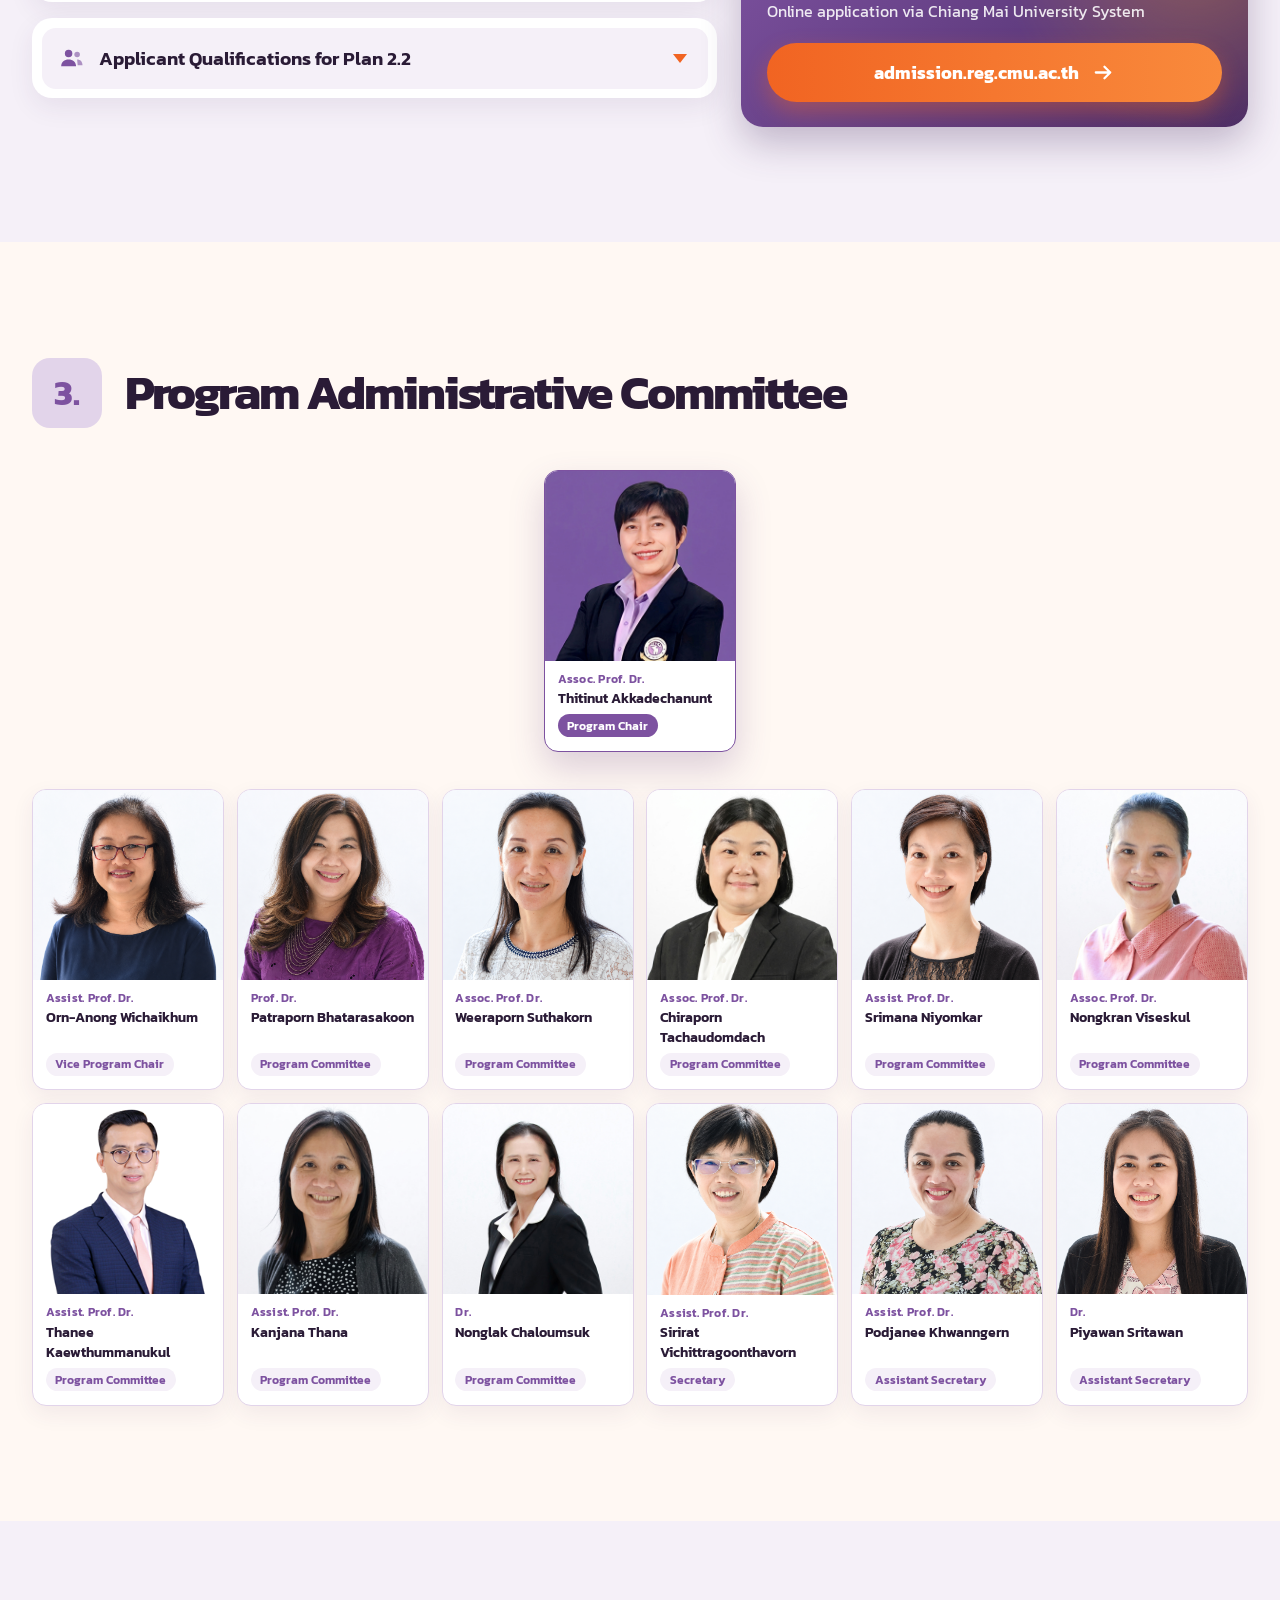
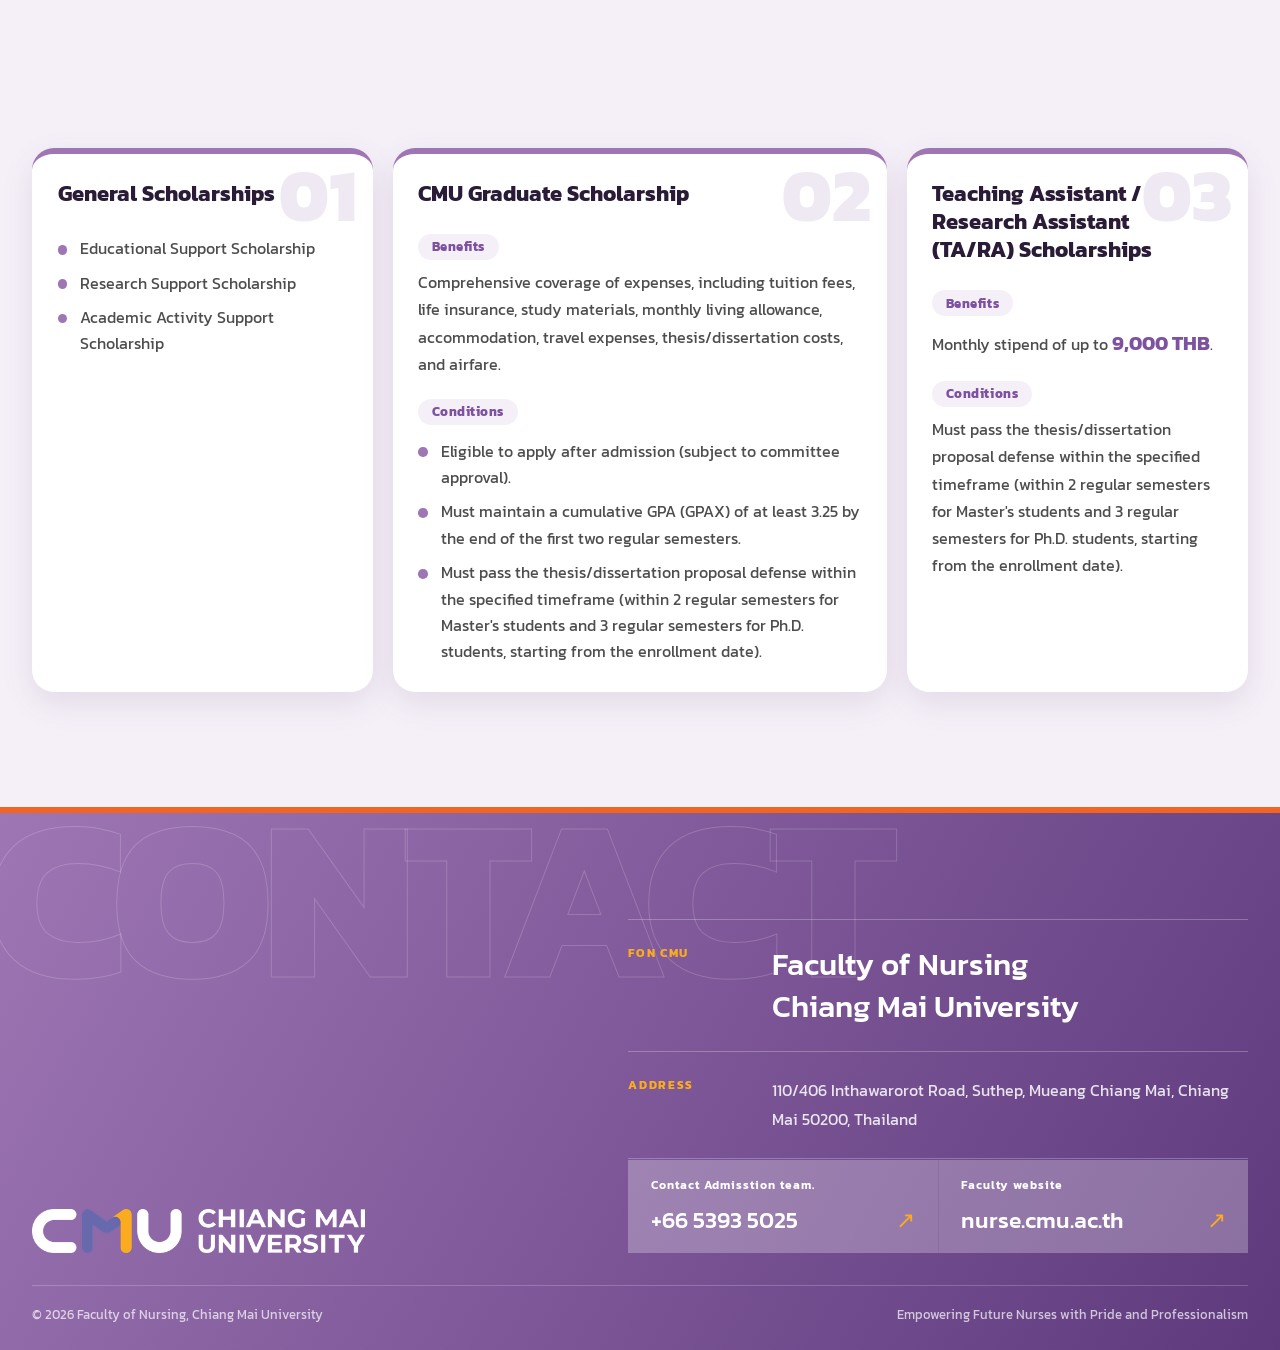
<file: doctoral.html>
<!doctype html>
<html lang="th">
  <head>
    <meta charset="UTF-8" />
    <meta name="viewport" content="width=device-width, initial-scale=1.0" />
    <meta name="theme-color" content="#F16422" />
    <meta name="description" content="หลักสูตรปรัชญาดุษฎีบัณฑิต สาขาวิชาพยาบาลศาสตร์ (หลักสูตรนานาชาติ) คณะพยาบาลศาสตร์ มหาวิทยาลัยเชียงใหม่" />
    <title>ปริญญาเอก | คณะพยาบาลศาสตร์ มช.</title>
    <link rel="preconnect" href="https://fonts.googleapis.com" />
    <link rel="preconnect" href="https://fonts.gstatic.com" crossorigin />
    <link href="https://fonts.googleapis.com/css2?family=Kanit:wght@300;400;500;600;700&display=swap" rel="stylesheet" />
    <link rel="stylesheet" href="styles.css" />
    <link rel="stylesheet" href="experience.css" />
    <link rel="stylesheet" href="program-pages.css" />
    <link rel="stylesheet" href="campaign.css?v=20261026-7" />
    <link rel="stylesheet" href="brand.css?v=20261027-5" />
    <link rel="stylesheet" href="undergraduate.css?v=20261026-1" />
    <link rel="stylesheet" href="levels.css?v=20261024-1" />
    <link rel="stylesheet" href="scholarship.css?v=20261027-4" />
    <link rel="stylesheet" href="doctoral.css?v=20261029-1" />
    <!-- components.js draws the shared header/footer; script.js handles language, menu and reveal effects -->
    <script defer src="components.js?v=20261027-1"></script>
    <script defer src="script.js?v=20261026-11"></script>
  </head>
  <body class="degree-page level-phd" data-desc-th="หลักสูตรปรัชญาดุษฎีบัณฑิต สาขาวิชาพยาบาลศาสตร์ (หลักสูตรนานาชาติ) คณะพยาบาลศาสตร์ มหาวิทยาลัยเชียงใหม่" data-desc-en="Doctor of Philosophy Program in Nursing Science (International Program), Faculty of Nursing, Chiang Mai University" data-title-th="ปริญญาเอก | คณะพยาบาลศาสตร์ มช." data-title-en="Doctoral | Faculty of Nursing, CMU">
    <div class="reading-progress" aria-hidden="true"></div>
    <a class="skip-link" href="#main-content" data-th="ข้ามไปยังเนื้อหาหลัก" data-en="Skip to main content">ข้ามไปยังเนื้อหาหลัก</a>
    <!-- Icon sprite for the doctoral page -->
    <svg width="0" height="0" style="position:absolute" aria-hidden="true">
      <symbol id="i-cap" viewBox="0 0 24 24"><path d="M2 9l10-5 10 5-10 5z" fill="currentColor"/><path d="M6 11v5c0 1.5 3 3 6 3s6-1.5 6-3v-5" fill="none" stroke="currentColor" stroke-width="2" stroke-linejoin="round"/><path d="M21 9v6" stroke="currentColor" stroke-width="2" stroke-linecap="round"/></symbol>
      <symbol id="i-book" viewBox="0 0 24 24"><path d="M3 5.5C5.5 4 9 4 12 6c3-2 6.5-2 9-.5V19c-2.5-1.3-6-1.3-9 .5-3-1.8-6.5-1.8-9-.5z M12 6v13.5" fill="none" stroke="currentColor" stroke-width="1.8" stroke-linejoin="round"/></symbol>
      <symbol id="i-doc" viewBox="0 0 24 24"><path d="M6 3h8l4 4v14H6z M14 3v4h4 M9 12h6 M9 16h6" fill="none" stroke="currentColor" stroke-width="1.8" stroke-linejoin="round" stroke-linecap="round"/></symbol>
      <symbol id="i-coins" viewBox="0 0 24 24"><ellipse cx="12" cy="6" rx="7" ry="2.5" fill="none" stroke="currentColor" stroke-width="1.8"/><path d="M5 6v4c0 1.4 3.1 2.5 7 2.5s7-1.1 7-2.5V6 M5 10v4c0 1.4 3.1 2.5 7 2.5s7-1.1 7-2.5v-4 M5 14v4c0 1.4 3.1 2.5 7 2.5s7-1.1 7-2.5v-4" fill="none" stroke="currentColor" stroke-width="1.8"/></symbol>
      <symbol id="i-users" viewBox="0 0 24 24"><circle cx="9" cy="8" r="3.5" fill="currentColor"/><path d="M2 20c0-4 3.1-6.5 7-6.5s7 2.5 7 6.5z" fill="currentColor"/><circle cx="17" cy="9" r="2.6" fill="currentColor" opacity=".6"/><path d="M17 13.5c3 0 5 2 5 5.5h-4.5" fill="currentColor" opacity=".6"/></symbol>
      <symbol id="i-globe" viewBox="0 0 24 24"><circle cx="12" cy="12" r="9" fill="none" stroke="currentColor" stroke-width="1.8"/><path d="M3 12h18 M12 3c2.5 2.6 3.7 5.6 3.7 9s-1.2 6.4-3.7 9c-2.5-2.6-3.7-5.6-3.7-9S9.5 5.6 12 3z" fill="none" stroke="currentColor" stroke-width="1.8"/></symbol>
      <symbol id="i-star" viewBox="0 0 24 24"><path d="M12 2.8l2.8 5.8 6.3.9-4.6 4.4 1.1 6.3L12 17.2l-5.6 3 1.1-6.3-4.6-4.4 6.3-.9z" fill="currentColor"/></symbol>
      <symbol id="i-home" viewBox="0 0 24 24"><path d="M3 11l9-7 9 7 M5.5 9.5V20h13V9.5" fill="none" stroke="currentColor" stroke-width="2" stroke-linejoin="round" stroke-linecap="round"/></symbol>
      <symbol id="i-chev" viewBox="0 0 24 24"><path d="M9 5l7 7-7 7" fill="none" stroke="currentColor" stroke-width="2.4" stroke-linecap="round" stroke-linejoin="round"/></symbol>
      <symbol id="i-arrow" viewBox="0 0 24 24"><path d="M4 12h15 M13 6l6 6-6 6" fill="none" stroke="currentColor" stroke-width="2.4" stroke-linecap="round" stroke-linejoin="round"/></symbol>
      <symbol id="i-ext" viewBox="0 0 24 24"><path d="M14 4h6v6 M20 4l-9 9 M18 14v6H4V6h6" fill="none" stroke="currentColor" stroke-width="2" stroke-linecap="round" stroke-linejoin="round"/></symbol>
    </svg>
    <header class="site-header"></header>

    <main id="main-content">

      <!-- 1. Hero -->
      <section class="degree-hero">
        <div class="container degree-hero-grid">
          <div class="reveal">
            <div class="degree-breadcrumb"><a href="index.html"><svg class="phd-crumb-i" aria-hidden="true"><use href="#i-home"/></svg><span data-th="หน้าแรก" data-en="Home">หน้าแรก</span></a><span>/</span><span data-th="ระดับปริญญาเอก" data-en="Doctor of Philosophy">ระดับปริญญาเอก</span></div>
            <h1 data-th="ปรัชญาดุษฎีบัณฑิต<em>สาขาวิชาพยาบาลศาสตร์</em> (หลักสูตรนานาชาติ)" data-en="Doctor of Philosophy<em>Program in Nursing Science</em> (International Programs)" data-lang-html>ปรัชญาดุษฎีบัณฑิต<em>สาขาวิชาพยาบาลศาสตร์</em></h1>
            <p class="degree-lede" 
              data-th="ก้าวสู่การเป็นผู้นำและนักวิจัยทางการพยาบาลระดับโลก" 
              data-en="Become a world-class leader and researcher in nursing.">
              ก้าวสู่การเป็นผู้นำและนักวิจัยทางการพยาบาลระดับโลก
            </p>
            <div class="degree-actions phd-actions">
              <a class="phd-btn phd-btn-main" href="#study-plan"><span data-th="แผนการเรียน" data-en="Study Plan">แผนการเรียน</span><span class="phd-btn-go"><svg class="phd-i" aria-hidden="true"><use href="#i-chev"/></svg></span></a>
              <a class="phd-btn phd-btn-ghost" href="#admission"><span data-th="คุณสมบัติและการสมัคร" data-en="Qualifications and Application">คุณสมบัติและการสมัคร</span><svg class="phd-i phd-btn-chev" aria-hidden="true"><use href="#i-chev"/></svg></a>
            </div>
          </div>
          <ul class="phd-types reveal reveal-delay-1">
            <li><a class="phd-type phd-c-p" href="#plan-11">
              <span class="phd-type-icon"><svg class="phd-i" aria-hidden="true"><use href="#i-cap"/></svg></span>
              <span class="phd-type-text">
                <small class="phd-type-k" data-th="แบบ 1.1" data-en="Type 1.1">แบบ 1.1</small>
                <b data-th="ผู้สำเร็จการศึกษาปริญญาโท" data-en="Student with master’s degree">ผู้สำเร็จการศึกษาปริญญาโท</b>
                <span class="phd-type-sub" data-th="แผน 1.1 (หลักสูตรนานาชาติ)" data-en="Plan 1.1 (International Program)">แผน 1.1 (หลักสูตรนานาชาติ)</span>
              </span>
              <span class="phd-type-go"><svg class="phd-i" aria-hidden="true"><use href="#i-chev"/></svg></span>
            </a></li>
            <li><a class="phd-type phd-c-o" href="#plan-21">
              <span class="phd-type-icon"><svg class="phd-i" aria-hidden="true"><use href="#i-cap"/></svg></span>
              <span class="phd-type-text">
                <small class="phd-type-k" data-th="แบบ 2.1" data-en="Type 2.1">แบบ 2.1</small>
                <b data-th="ผู้สำเร็จการศึกษาปริญญาโท" data-en="Student with master’s degree">ผู้สำเร็จการศึกษาปริญญาโท</b>
                <span class="phd-type-sub" data-th="แผน 2.1 (หลักสูตรนานาชาติ)" data-en="Plan 2.1 (International Program)">แผน 2.1 (หลักสูตรนานาชาติ)</span>
              </span>
              <span class="phd-type-go"><svg class="phd-i" aria-hidden="true"><use href="#i-chev"/></svg></span>
            </a></li>
            <li><a class="phd-type phd-c-g" href="#plan-22">
              <span class="phd-type-icon"><svg class="phd-i" aria-hidden="true"><use href="#i-cap"/></svg></span>
              <span class="phd-type-text">
                <small class="phd-type-k" data-th="แบบ 2.2" data-en="Type 2.2">แบบ 2.2</small>
                <b data-th="ผู้สำเร็จการศึกษาปริญญาตรี" data-en="Student with bachelor’s degree">ผู้สำเร็จการศึกษาปริญญาตรี</b>
                <span class="phd-type-sub" data-th="แผน 2.2 (หลักสูตรนานาชาติ)" data-en="Plan 2.2 (International Program)">แผน 2.2 (หลักสูตรนานาชาติ)</span>
              </span>
              <span class="phd-type-go"><svg class="phd-i" aria-hidden="true"><use href="#i-chev"/></svg></span>
            </a></li>
          </ul>
        </div>
      </section>

      <!-- 2. Study plan -->
      <section class="ug-section" id="study-plan">
        <div class="container">
          <div class="phd-head reveal">
            <span class="phd-num">1.</span>
            <div>
              <h2 data-th="แผนการเรียนและการฝึก" data-en="Study Plan and Practical Training">แผนการเรียนและการฝึก</h2>
              <p class="phd-head-sub" data-th="Study Plan and Practical Training" data-en="แผนการเรียนและการฝึก">Study Plan and Practical Training</p>
            </div>
            <a class="phd-mis" href="https://www.mis.cmu.ac.th/TQF/TQF2/CurriculumPublic.aspx?EID=c2d54677-6f58-4ce8-bf42-ce59a2037316" target="_blank" rel="noopener" data-th="โครงสร้างหลักสูตร ↗" data-en="Curriculum structure ↗">โครงสร้างหลักสูตร ↗</a>
          </div>
          <div class="phd-plans">
            <article class="phd-plan phd-c-p reveal" id="plan-11">
              <header class="phd-plan-head">
                <span class="phd-plan-icon"><svg class="phd-i" aria-hidden="true"><use href="#i-cap"/></svg></span>
                <div>
                  <h3 data-th="แบบ 1.1" data-en="Type 1.1">แบบ 1.1</h3>
                  <p data-th="ผู้สำเร็จการศึกษาปริญญาโท" data-en="Student with master’s degree">ผู้สำเร็จการศึกษาปริญญาโท</p>
                </div>
                <a class="phd-plan-go" href="#qual-a" aria-label="Qualifications"><svg class="phd-i" aria-hidden="true"><use href="#i-chev"/></svg></a>
              </header>
              <p class="phd-plan-total"><b>48</b><span data-th="หน่วยกิต" data-en="Credits">หน่วยกิต</span></p>
              <p class="phd-plan-label" data-th="จำนวนหน่วยกิตรวม" data-en="Total Credit">จำนวนหน่วยกิตรวม</p>
              <ul class="phd-plan-rows">
                <li><svg class="phd-i" aria-hidden="true"><use href="#i-book"/></svg><span data-th="รายวิชาบังคับ" data-en="Required Courses">รายวิชาบังคับ</span><b>-</b><small data-th="หน่วยกิต" data-en="credits">หน่วยกิต</small></li>
                <li><svg class="phd-i" aria-hidden="true"><use href="#i-doc"/></svg><span data-th="รายวิชาเลือก" data-en="Elective Courses">รายวิชาเลือก</span><b>-</b><small data-th="หน่วยกิต" data-en="credits">หน่วยกิต</small></li>
                <li><svg class="phd-i" aria-hidden="true"><use href="#i-cap"/></svg><span data-th="วิทยานิพนธ์" data-en="Dissertation">วิทยานิพนธ์</span><b>48</b><small data-th="หน่วยกิต" data-en="credits">หน่วยกิต</small></li>
              </ul>
              <div class="phd-plan-fee"><svg class="phd-i" aria-hidden="true"><use href="#i-coins"/></svg><div><span data-th="ค่าธรรมเนียมตลอดหลักสูตร (บาท)" data-en="Total Program Fees (THB)">ค่าธรรมเนียมตลอดหลักสูตร (บาท)</span><b>495,000</b></div></div>
            </article>
            <article class="phd-plan phd-c-o reveal reveal-delay-1" id="plan-21">
              <header class="phd-plan-head">
                <span class="phd-plan-icon"><svg class="phd-i" aria-hidden="true"><use href="#i-cap"/></svg></span>
                <div>
                  <h3 data-th="แบบ 2.1" data-en="Type 2.1">แบบ 2.1</h3>
                  <p data-th="ผู้สำเร็จการศึกษาปริญญาโท" data-en="Student with master’s degree">ผู้สำเร็จการศึกษาปริญญาโท</p>
                </div>
                <a class="phd-plan-go" href="#qual-a" aria-label="Qualifications"><svg class="phd-i" aria-hidden="true"><use href="#i-chev"/></svg></a>
              </header>
              <p class="phd-plan-total"><b>56</b><span data-th="หน่วยกิต" data-en="Credits">หน่วยกิต</span></p>
              <p class="phd-plan-label" data-th="จำนวนหน่วยกิตรวม" data-en="Total Credit">จำนวนหน่วยกิตรวม</p>
              <ul class="phd-plan-rows">
                <li><svg class="phd-i" aria-hidden="true"><use href="#i-book"/></svg><span data-th="รายวิชาบังคับ" data-en="Required Courses">รายวิชาบังคับ</span><b>14</b><small data-th="หน่วยกิต" data-en="credits">หน่วยกิต</small></li>
                <li><svg class="phd-i" aria-hidden="true"><use href="#i-doc"/></svg><span data-th="รายวิชาเลือก" data-en="Elective Courses">รายวิชาเลือก</span><b>6</b><small data-th="หน่วยกิต" data-en="credits">หน่วยกิต</small></li>
                <li><svg class="phd-i" aria-hidden="true"><use href="#i-cap"/></svg><span data-th="วิทยานิพนธ์" data-en="Dissertation">วิทยานิพนธ์</span><b>36</b><small data-th="หน่วยกิต" data-en="credits">หน่วยกิต</small></li>
              </ul>
              <div class="phd-plan-fee"><svg class="phd-i" aria-hidden="true"><use href="#i-coins"/></svg><div><span data-th="ค่าธรรมเนียมตลอดหลักสูตร (บาท)" data-en="Total Program Fees (THB)">ค่าธรรมเนียมตลอดหลักสูตร (บาท)</span><b>495,000</b></div></div>
            </article>
            <article class="phd-plan phd-c-g reveal reveal-delay-2" id="plan-22">
              <header class="phd-plan-head">
                <span class="phd-plan-icon"><svg class="phd-i" aria-hidden="true"><use href="#i-cap"/></svg></span>
                <div>
                  <h3 data-th="แบบ 2.2" data-en="Type 2.2">แบบ 2.2</h3>
                  <p data-th="ผู้สำเร็จการศึกษาปริญญาตรี" data-en="Student with bachelor’s degree">ผู้สำเร็จการศึกษาปริญญาตรี</p>
                </div>
                <a class="phd-plan-go" href="#qual-b" aria-label="Qualifications"><svg class="phd-i" aria-hidden="true"><use href="#i-chev"/></svg></a>
              </header>
              <p class="phd-plan-total"><b>73</b><span data-th="หน่วยกิต" data-en="Credits">หน่วยกิต</span></p>
              <p class="phd-plan-label" data-th="จำนวนหน่วยกิตรวม" data-en="Total Credit">จำนวนหน่วยกิตรวม</p>
              <ul class="phd-plan-rows">
                <li><svg class="phd-i" aria-hidden="true"><use href="#i-book"/></svg><span data-th="รายวิชาบังคับ" data-en="Required Courses">รายวิชาบังคับ</span><b>19</b><small data-th="หน่วยกิต" data-en="credits">หน่วยกิต</small></li>
                <li><svg class="phd-i" aria-hidden="true"><use href="#i-doc"/></svg><span data-th="รายวิชาเลือก" data-en="Elective Courses">รายวิชาเลือก</span><b>6</b><small data-th="หน่วยกิต" data-en="credits">หน่วยกิต</small></li>
                <li><svg class="phd-i" aria-hidden="true"><use href="#i-cap"/></svg><span data-th="วิทยานิพนธ์" data-en="Dissertation">วิทยานิพนธ์</span><b>48</b><small data-th="หน่วยกิต" data-en="credits">หน่วยกิต</small></li>
              </ul>
              <div class="phd-plan-fee"><svg class="phd-i" aria-hidden="true"><use href="#i-coins"/></svg><div><span data-th="ค่าธรรมเนียมตลอดหลักสูตร (บาท)" data-en="Total Program Fees (THB)">ค่าธรรมเนียมตลอดหลักสูตร (บาท)</span><b>825,000</b></div></div>
            </article>
          </div>

          <div class="phd-fee reveal">
            <div class="phd-fee-head">
              <span class="phd-fee-icon"><svg class="phd-i" aria-hidden="true"><use href="#i-coins"/></svg></span>
              <h3 data-th="ค่าธรรมเนียมการศึกษา" data-en="Tuition Fee (Thai Baht)">ค่าธรรมเนียมการศึกษา</h3>
              <p class="phd-fee-note" data-th="หมายเหตุ: นักศึกษาต่างชาติจะมีค่าธรรมเนียมชาวต่างชาติเพิ่มเติม ภาคการศึกษาละ 20,000 บาท" data-en="Note: International students are subject to an additional international student fee of THB 20,000 per semester">หมายเหตุ: นักศึกษาต่างชาติจะมีค่าธรรมเนียมชาวต่างชาติเพิ่มเติม ภาคการศึกษาละ 20,000 บาท</p>
            </div>
            <div class="phd-table-wrap">
              <table>
                <thead><tr><th data-th="ลำดับ" data-en="No.">ลำดับ</th><th data-th="แผนการศึกษา" data-en="Study Plan">แผนการศึกษา</th><th data-th="ค่าธรรมเนียมตลอดหลักสูตร" data-en="Total Program Fees">ค่าธรรมเนียมตลอดหลักสูตร</th><th data-th="จำนวนภาคการศึกษาปกติ" data-en="Number of Regular Semester">จำนวนภาคการศึกษาปกติ</th><th data-th="ค่าธรรมเนียมต่อภาคการศึกษาปกติ" data-en="Fee per Regular Semester">ค่าธรรมเนียมต่อภาคการศึกษาปกติ</th></tr></thead>
                <tbody>
                  <tr><td>1.</td><td data-th="แผน 1.1 และ 2.1" data-en="Plan 1.1 and 2.1">แผน 1.1 และ 2.1</td><td>495,000</td><td>6</td><td>82,500</td></tr>
                  <tr><td>2.</td><td data-th="แผน 2.2" data-en="Plan 2.2">แผน 2.2</td><td>825,000</td><td>10</td><td>82,500</td></tr>
                </tbody>
              </table>
            </div>
          </div>
        </div>
      </section>

      <!-- 3. Qualifications and application -->
      <section class="ug-section ug-section-tint" id="admission">
        <div class="container">
          <div class="phd-head reveal">
            <span class="phd-num">2.</span>
            <div>
              <h2 data-th="คุณสมบัติและการสมัคร" data-en="Qualifications and Application">คุณสมบัติและการสมัคร</h2>
              <p class="phd-head-sub" data-th="Qualifications and Application" data-en="คุณสมบัติและการสมัคร">Qualifications and Application</p>
            </div>
          </div>
          <div class="phd-admission">
            <div class="reveal">
              <details class="phd-acc" id="qual-a" open>
                <summary><svg class="phd-acc-i" aria-hidden="true"><use href="#i-users"/></svg><span data-th="คุณสมบัติการสมัคร ผู้สมัครแผน 1.1 และ 2.1" data-en="Qualifications for Applicants (Plans 1.1 and 2.1)">คุณสมบัติการสมัคร ผู้สมัครแผน 1.1 และ 2.1</span></summary>
                <div class="phd-acc-body" data-th="&lt;div class=&quot;phd-q&quot;&gt;&lt;svg class=&quot;phd-q-i&quot; aria-hidden=&quot;true&quot;&gt;&lt;use href=&quot;#i-cap&quot;/&gt;&lt;/svg&gt;&lt;div&gt;&lt;h4&gt;กรณีผู้สมัครเป็นสัญชาติไทย&lt;/h4&gt;&lt;p&gt;ต้องสำเร็จการศึกษาระดับปริญญาโท สาขาวิชาพยาบาลศาสตร์ จากสถาบันการศึกษาที่ได้รับการรับรองจากสภาการพยาบาล และได้รับใบอนุญาตประกอบวิชาชีพการพยาบาลและการผดุงครรภ์ ชั้นหนึ่ง หรือการพยาบาลการผดุงครรภ์ จากสภาการพยาบาล&lt;/p&gt;&lt;/div&gt;&lt;/div&gt;&lt;div class=&quot;phd-q&quot;&gt;&lt;svg class=&quot;phd-q-i&quot; aria-hidden=&quot;true&quot;&gt;&lt;use href=&quot;#i-globe&quot;/&gt;&lt;/svg&gt;&lt;div&gt;&lt;h4&gt;กรณีผู้สมัครไม่ใช่สัญชาติไทย&lt;/h4&gt;&lt;p&gt;ต้องสำเร็จการศึกษาระดับปริญญาโท สาขาวิชาพยาบาลศาสตร์ หรือเทียบเท่า และได้รับใบอนุญาตประกอบวิชาชีพการพยาบาลจากองค์กรหรือสภาวิชาชีพที่รับผิดชอบในประเทศของผู้สมัคร ในกรณีที่ประเทศนั้นๆ ไม่มีระบบใบอนุญาตประกอบวิชาชีพ ต้องมีหนังสือรับรองการขึ้นทะเบียน หรือหนังสือรับรองจากองค์กรกำกับดูแลวิชาชีพการพยาบาล (Nursing Regulatory Authority) ของประเทศผู้สมัคร&lt;/p&gt;&lt;/div&gt;&lt;/div&gt;&lt;div class=&quot;phd-q&quot;&gt;&lt;svg class=&quot;phd-q-i&quot; aria-hidden=&quot;true&quot;&gt;&lt;use href=&quot;#i-doc&quot;/&gt;&lt;/svg&gt;&lt;div&gt;&lt;h4&gt;มีผลการทดสอบความรู้ภาษาอังกฤษ&lt;/h4&gt;&lt;p&gt;เป็นไปตามประกาศของบัณฑิตวิทยาลัย มหาวิทยาลัยเชียงใหม่ ดังนี้: TOEFL คะแนนไม่น้อยกว่า 430 (Paper-based), 117 (Computer-based) หรือ 39 (Internet-based) หรือ IELTS Band ไม่น้อยกว่า 4.0 หรือ CMU-eTEGS 40, CU-TEP 40%, TU-GET 40%, KU-EPT 40%, DynEd 0.5 (CEFR = A1), CMU e-Grad 50%&lt;/p&gt;&lt;/div&gt;&lt;/div&gt;&lt;div class=&quot;phd-q&quot;&gt;&lt;svg class=&quot;phd-q-i&quot; aria-hidden=&quot;true&quot;&gt;&lt;use href=&quot;#i-star&quot;/&gt;&lt;/svg&gt;&lt;div&gt;&lt;h4&gt;คุณสมบัติอื่นๆ&lt;/h4&gt;&lt;p&gt;ให้อยู่ในดุลพินิจของคณะกรรมการบริหารหลักสูตร คณะพยาบาลศาสตร์ มหาวิทยาลัยเชียงใหม่&lt;/p&gt;&lt;/div&gt;&lt;/div&gt;" data-en="&lt;div class=&quot;phd-q&quot;&gt;&lt;svg class=&quot;phd-q-i&quot; aria-hidden=&quot;true&quot;&gt;&lt;use href=&quot;#i-cap&quot;/&gt;&lt;/svg&gt;&lt;div&gt;&lt;h4&gt;Thai Citizen Applicants&lt;/h4&gt;&lt;p&gt;Must have successfully completed a master&#x27;s degree in Nursing from an educational institution accredited by the Thailand Nursing and Midwifery Council, and hold a Level 1 Professional Nursing and Midwifery license from the Thailand Nursing and Midwifery Council.&lt;/p&gt;&lt;/div&gt;&lt;/div&gt;&lt;div class=&quot;phd-q&quot;&gt;&lt;svg class=&quot;phd-q-i&quot; aria-hidden=&quot;true&quot;&gt;&lt;use href=&quot;#i-globe&quot;/&gt;&lt;/svg&gt;&lt;div&gt;&lt;h4&gt;Non-Thai Citizen Applicants&lt;/h4&gt;&lt;p&gt;Must have successfully completed a master&#x27;s degree program in Nursing or its equivalent, and hold a valid nursing license issued by the relevant professional board or governing body in their country. In cases where a professional licensing system is not available, official proof of registration or certification from the Nursing Regulatory Authority in the applicant&#x27;s country must be provided.&lt;/p&gt;&lt;/div&gt;&lt;/div&gt;&lt;div class=&quot;phd-q&quot;&gt;&lt;svg class=&quot;phd-q-i&quot; aria-hidden=&quot;true&quot;&gt;&lt;use href=&quot;#i-doc&quot;/&gt;&lt;/svg&gt;&lt;div&gt;&lt;h4&gt;English Language Proficiency Requirements&lt;/h4&gt;&lt;p&gt;Must meet the criteria set by the Graduate School, Chiang Mai University, as follows:&lt;/p&gt;&lt;ul class=&quot;phd-q-list&quot;&gt;&lt;li&gt;TOEFL: Minimum score of 430 (Paper-based), 117 (Computer-based), or 39 (Internet-based)&lt;/li&gt;&lt;li&gt;IELTS: Minimum overall band score of 4.0&lt;/li&gt;&lt;li&gt;CMU-eTEGS / CU-TEP / TU-GET / KU-EPT: Minimum score of 40%&lt;/li&gt;&lt;li&gt;DynEd: Minimum score of 0.5 (CEFR = A1)&lt;/li&gt;&lt;li&gt;CMU e-Grad: Minimum score of 50%&lt;/li&gt;&lt;/ul&gt;&lt;/div&gt;&lt;/div&gt;&lt;div class=&quot;phd-q&quot;&gt;&lt;svg class=&quot;phd-q-i&quot; aria-hidden=&quot;true&quot;&gt;&lt;use href=&quot;#i-star&quot;/&gt;&lt;/svg&gt;&lt;div&gt;&lt;h4&gt;Other Qualifications&lt;/h4&gt;&lt;p&gt;Other qualifications will be considered at the discretion of the Program Administrative Committee, Faculty of Nursing, Chiang Mai University.&lt;/p&gt;&lt;/div&gt;&lt;/div&gt;" data-lang-html><div class="phd-q"><svg class="phd-q-i" aria-hidden="true"><use href="#i-cap"/></svg><div><h4>กรณีผู้สมัครเป็นสัญชาติไทย</h4><p>ต้องสำเร็จการศึกษาระดับปริญญาโท สาขาวิชาพยาบาลศาสตร์ จากสถาบันการศึกษาที่ได้รับการรับรองจากสภาการพยาบาล และได้รับใบอนุญาตประกอบวิชาชีพการพยาบาลและการผดุงครรภ์ ชั้นหนึ่ง หรือการพยาบาลการผดุงครรภ์ จากสภาการพยาบาล</p></div></div><div class="phd-q"><svg class="phd-q-i" aria-hidden="true"><use href="#i-globe"/></svg><div><h4>กรณีผู้สมัครไม่ใช่สัญชาติไทย</h4><p>ต้องสำเร็จการศึกษาระดับปริญญาโท สาขาวิชาพยาบาลศาสตร์ หรือเทียบเท่า และได้รับใบอนุญาตประกอบวิชาชีพการพยาบาลจากองค์กรหรือสภาวิชาชีพที่รับผิดชอบในประเทศของผู้สมัคร ในกรณีที่ประเทศนั้นๆ ไม่มีระบบใบอนุญาตประกอบวิชาชีพ ต้องมีหนังสือรับรองการขึ้นทะเบียน หรือหนังสือรับรองจากองค์กรกำกับดูแลวิชาชีพการพยาบาล (Nursing Regulatory Authority) ของประเทศผู้สมัคร</p></div></div><div class="phd-q"><svg class="phd-q-i" aria-hidden="true"><use href="#i-doc"/></svg><div><h4>มีผลการทดสอบความรู้ภาษาอังกฤษ</h4><p>เป็นไปตามประกาศของบัณฑิตวิทยาลัย มหาวิทยาลัยเชียงใหม่ ดังนี้: TOEFL คะแนนไม่น้อยกว่า 430 (Paper-based), 117 (Computer-based) หรือ 39 (Internet-based) หรือ IELTS Band ไม่น้อยกว่า 4.0 หรือ CMU-eTEGS 40, CU-TEP 40%, TU-GET 40%, KU-EPT 40%, DynEd 0.5 (CEFR = A1), CMU e-Grad 50%</p></div></div><div class="phd-q"><svg class="phd-q-i" aria-hidden="true"><use href="#i-star"/></svg><div><h4>คุณสมบัติอื่นๆ</h4><p>ให้อยู่ในดุลพินิจของคณะกรรมการบริหารหลักสูตร คณะพยาบาลศาสตร์ มหาวิทยาลัยเชียงใหม่</p></div></div></div>
              </details>
              <details class="phd-acc" id="qual-b">
                <summary><svg class="phd-acc-i" aria-hidden="true"><use href="#i-users"/></svg><span data-th="คุณสมบัติการสมัคร ผู้สมัครแผน 2.2" data-en="Applicant Qualifications for Plan 2.2">คุณสมบัติการสมัคร ผู้สมัครแผน 2.2</span></summary>
                <div class="phd-acc-body" data-th="&lt;div class=&quot;phd-q&quot;&gt;&lt;svg class=&quot;phd-q-i&quot; aria-hidden=&quot;true&quot;&gt;&lt;use href=&quot;#i-cap&quot;/&gt;&lt;/svg&gt;&lt;div&gt;&lt;h4&gt;กรณีผู้สมัครเป็นสัญชาติไทย&lt;/h4&gt;&lt;p&gt;ต้องสำเร็จการศึกษาระดับปริญญาตรี สาขาวิชาพยาบาลศาสตร์ จากสถาบันการศึกษาที่ได้รับการรับรองจากสภาการพยาบาล และได้รับใบอนุญาตประกอบวิชาชีพการพยาบาลและการผดุงครรภ์ ชั้นหนึ่ง หรือการพยาบาลการผดุงครรภ์ จากสภาการพยาบาล&lt;/p&gt;&lt;/div&gt;&lt;/div&gt;&lt;div class=&quot;phd-q&quot;&gt;&lt;svg class=&quot;phd-q-i&quot; aria-hidden=&quot;true&quot;&gt;&lt;use href=&quot;#i-globe&quot;/&gt;&lt;/svg&gt;&lt;div&gt;&lt;h4&gt;กรณีผู้สมัครไม่ใช่สัญชาติไทย&lt;/h4&gt;&lt;p&gt;ต้องสำเร็จการศึกษาระดับปริญญาตรี สาขาวิชาพยาบาลศาสตร์ หรือเทียบเท่า และได้รับใบอนุญาตประกอบวิชาชีพการพยาบาลจากองค์กรหรือสภาวิชาชีพที่รับผิดชอบในประเทศของผู้สมัคร ในกรณีที่ประเทศนั้นๆ ไม่มีระบบใบอนุญาตประกอบวิชาชีพ ต้องมีหนังสือรับรองการขึ้นทะเบียน หรือหนังสือรับรองจากองค์กรกำกับดูแลวิชาชีพการพยาบาล (Nursing Regulatory Authority) ของประเทศผู้สมัคร&lt;/p&gt;&lt;/div&gt;&lt;/div&gt;&lt;div class=&quot;phd-q&quot;&gt;&lt;svg class=&quot;phd-q-i&quot; aria-hidden=&quot;true&quot;&gt;&lt;use href=&quot;#i-doc&quot;/&gt;&lt;/svg&gt;&lt;div&gt;&lt;h4&gt;มีผลการทดสอบความรู้ภาษาอังกฤษ&lt;/h4&gt;&lt;p&gt;เป็นไปตามประกาศของบัณฑิตวิทยาลัย มหาวิทยาลัยเชียงใหม่ ดังนี้: TOEFL คะแนนไม่น้อยกว่า 430 (Paper-based), 117 (Computer-based) หรือ 39 (Internet-based) หรือ IELTS Band ไม่น้อยกว่า 4.0 หรือ CMU-eTEGS 40, CU-TEP 40%, TU-GET 40%, KU-EPT 40%, DynEd 0.5 (CEFR = A1), CMU e-Grad 50%&lt;/p&gt;&lt;/div&gt;&lt;/div&gt;&lt;div class=&quot;phd-q&quot;&gt;&lt;svg class=&quot;phd-q-i&quot; aria-hidden=&quot;true&quot;&gt;&lt;use href=&quot;#i-star&quot;/&gt;&lt;/svg&gt;&lt;div&gt;&lt;h4&gt;คุณสมบัติอื่นๆ&lt;/h4&gt;&lt;p&gt;ให้อยู่ในดุลพินิจของคณะกรรมการบริหารหลักสูตร คณะพยาบาลศาสตร์ มหาวิทยาลัยเชียงใหม่&lt;/p&gt;&lt;/div&gt;&lt;/div&gt;" data-en="&lt;div class=&quot;phd-q&quot;&gt;&lt;svg class=&quot;phd-q-i&quot; aria-hidden=&quot;true&quot;&gt;&lt;use href=&quot;#i-cap&quot;/&gt;&lt;/svg&gt;&lt;div&gt;&lt;h4&gt;Thai Citizen Applicants&lt;/h4&gt;&lt;p&gt;Must have successfully completed a bachelor&#x27;s degree in Nursing from an educational institution accredited by the Thailand Nursing and Midwifery Council, and hold a Level 1 Professional Nursing and Midwifery license from the Thailand Nursing and Midwifery Council.&lt;/p&gt;&lt;/div&gt;&lt;/div&gt;&lt;div class=&quot;phd-q&quot;&gt;&lt;svg class=&quot;phd-q-i&quot; aria-hidden=&quot;true&quot;&gt;&lt;use href=&quot;#i-globe&quot;/&gt;&lt;/svg&gt;&lt;div&gt;&lt;h4&gt;Non-Thai Citizen Applicants&lt;/h4&gt;&lt;p&gt;Must have successfully completed a bachelor&#x27;s degree program in Nursing or its equivalent, and hold a valid nursing license issued by the relevant professional board or governing body in their country. In cases where a professional licensing system is not available, official proof of registration or certification from the Nursing Regulatory Authority in the applicant&#x27;s country must be provided.&lt;/p&gt;&lt;/div&gt;&lt;/div&gt;&lt;div class=&quot;phd-q&quot;&gt;&lt;svg class=&quot;phd-q-i&quot; aria-hidden=&quot;true&quot;&gt;&lt;use href=&quot;#i-doc&quot;/&gt;&lt;/svg&gt;&lt;div&gt;&lt;h4&gt;English Language Proficiency Requirements&lt;/h4&gt;&lt;p&gt;Must meet the criteria set by the Graduate School, Chiang Mai University, as follows:&lt;/p&gt;&lt;ul class=&quot;phd-q-list&quot;&gt;&lt;li&gt;TOEFL: Minimum score of 430 (Paper-based), 117 (Computer-based), or 39 (Internet-based)&lt;/li&gt;&lt;li&gt;IELTS: Minimum overall band score of 4.0&lt;/li&gt;&lt;li&gt;CMU-eTEGS / CU-TEP / TU-GET / KU-EPT: Minimum score of 40%&lt;/li&gt;&lt;li&gt;DynEd: Minimum score of 0.5 (CEFR = A1)&lt;/li&gt;&lt;li&gt;CMU e-Grad: Minimum score of 50%&lt;/li&gt;&lt;/ul&gt;&lt;/div&gt;&lt;/div&gt;&lt;div class=&quot;phd-q&quot;&gt;&lt;svg class=&quot;phd-q-i&quot; aria-hidden=&quot;true&quot;&gt;&lt;use href=&quot;#i-star&quot;/&gt;&lt;/svg&gt;&lt;div&gt;&lt;h4&gt;Other Qualifications&lt;/h4&gt;&lt;p&gt;Other qualifications will be considered at the discretion of the Program Administrative Committee, Faculty of Nursing, Chiang Mai University.&lt;/p&gt;&lt;/div&gt;&lt;/div&gt;" data-lang-html><div class="phd-q"><svg class="phd-q-i" aria-hidden="true"><use href="#i-cap"/></svg><div><h4>กรณีผู้สมัครเป็นสัญชาติไทย</h4><p>ต้องสำเร็จการศึกษาระดับปริญญาตรี สาขาวิชาพยาบาลศาสตร์ จากสถาบันการศึกษาที่ได้รับการรับรองจากสภาการพยาบาล และได้รับใบอนุญาตประกอบวิชาชีพการพยาบาลและการผดุงครรภ์ ชั้นหนึ่ง หรือการพยาบาลการผดุงครรภ์ จากสภาการพยาบาล</p></div></div><div class="phd-q"><svg class="phd-q-i" aria-hidden="true"><use href="#i-globe"/></svg><div><h4>กรณีผู้สมัครไม่ใช่สัญชาติไทย</h4><p>ต้องสำเร็จการศึกษาระดับปริญญาตรี สาขาวิชาพยาบาลศาสตร์ หรือเทียบเท่า และได้รับใบอนุญาตประกอบวิชาชีพการพยาบาลจากองค์กรหรือสภาวิชาชีพที่รับผิดชอบในประเทศของผู้สมัคร ในกรณีที่ประเทศนั้นๆ ไม่มีระบบใบอนุญาตประกอบวิชาชีพ ต้องมีหนังสือรับรองการขึ้นทะเบียน หรือหนังสือรับรองจากองค์กรกำกับดูแลวิชาชีพการพยาบาล (Nursing Regulatory Authority) ของประเทศผู้สมัคร</p></div></div><div class="phd-q"><svg class="phd-q-i" aria-hidden="true"><use href="#i-doc"/></svg><div><h4>มีผลการทดสอบความรู้ภาษาอังกฤษ</h4><p>เป็นไปตามประกาศของบัณฑิตวิทยาลัย มหาวิทยาลัยเชียงใหม่ ดังนี้: TOEFL คะแนนไม่น้อยกว่า 430 (Paper-based), 117 (Computer-based) หรือ 39 (Internet-based) หรือ IELTS Band ไม่น้อยกว่า 4.0 หรือ CMU-eTEGS 40, CU-TEP 40%, TU-GET 40%, KU-EPT 40%, DynEd 0.5 (CEFR = A1), CMU e-Grad 50%</p></div></div><div class="phd-q"><svg class="phd-q-i" aria-hidden="true"><use href="#i-star"/></svg><div><h4>คุณสมบัติอื่นๆ</h4><p>ให้อยู่ในดุลพินิจของคณะกรรมการบริหารหลักสูตร คณะพยาบาลศาสตร์ มหาวิทยาลัยเชียงใหม่</p></div></div></div>
              </details>
            </div>
            <div class="reveal reveal-delay-1">
              <article class="phd-panel">
                <h3 class="phd-panel-head"><span class="phd-panel-icon"><svg class="phd-i" aria-hidden="true"><use href="#i-doc"/></svg></span><span data-th="เอกสารที่ใช้ในการสมัคร" data-en="Required Application Documents">เอกสารที่ใช้ในการสมัคร</span></h3>
                <div class="phd-docs" data-th="&lt;ol class=&quot;phd-doclist&quot;&gt;&lt;li&gt;&lt;span&gt;1&lt;/span&gt;&lt;p&gt;สำเนาบัตรประจำตัวประชาชน (สำหรับผู้สมัครสัญชาติไทย) หรือ สำเนาหนังสือเดินทาง (Passport) (สำหรับผู้สมัครชาวต่างชาติ)&lt;/p&gt;&lt;/li&gt;&lt;li&gt;&lt;span&gt;2&lt;/span&gt;&lt;p&gt;สำเนาทะเบียนบ้าน (สำหรับผู้สมัครสัญชาติไทย)&lt;/p&gt;&lt;/li&gt;&lt;li&gt;&lt;span&gt;3&lt;/span&gt;&lt;p&gt;รูปถ่ายหน้าตรง (ไม่สวมหมวก ไม่สวมแว่นตากันแดด และไม่สวมหน้ากากอนามัย)&lt;/p&gt;&lt;/li&gt;&lt;li&gt;&lt;span&gt;4&lt;/span&gt;&lt;p&gt;สำเนาใบปริญญาบัตร หรือหนังสือรับรองคุณวุฒิ(ต้องเป็นฉบับภาษาอังกฤษเท่านั้น กรณีเอกสารต้นฉบับเป็นภาษาอื่น ต้องผ่านการแปลภาษาอังกฤษโดยศูนย์/บริษัทรับแปลภาษาที่ได้รับการจดทะเบียน พร้อมประทับตรารับรองความถูกต้อง)&lt;/p&gt;&lt;/li&gt;&lt;li&gt;&lt;span&gt;5&lt;/span&gt;&lt;p&gt;สำเนาใบอนุญาตประกอบวิชาชีพการพยาบาลและการผดุงครรภ์&lt;/p&gt;&lt;/li&gt;&lt;li&gt;&lt;span&gt;6&lt;/span&gt;&lt;p&gt;สำเนาใบรายงานผลการศึกษา (Transcript) ฉบับสมบูรณ์(ต้องเป็นฉบับภาษาอังกฤษเท่านั้น กรณีเอกสารต้นฉบับเป็นภาษาอื่น ต้องผ่านการแปลภาษาอังกฤษโดยศูนย์/บริษัทรับแปลภาษาที่ได้รับการจดทะเบียน พร้อมประทับตรารับรองความถูกต้อง)&lt;/p&gt;&lt;/li&gt;&lt;li&gt;&lt;span&gt;7&lt;/span&gt;&lt;p&gt;สำเนาผลการทดสอบความรู้ความสามารถทางภาษาอังกฤษ&lt;/p&gt;&lt;/li&gt;&lt;li&gt;&lt;span&gt;8&lt;/span&gt;&lt;p&gt;หนังสืออนุมัติ/หนังสือยินยอมให้ลาศึกษาต่อจากผู้บังคับบัญชาผู้มีอำนาจ&lt;/p&gt;&lt;/li&gt;&lt;li&gt;&lt;span&gt;9&lt;/span&gt;&lt;p&gt;เค้าโครงข้อเสนอหัวข้อวิทยานิพนธ์ (Thesis Proposal Outline) ที่สนใจจัดทำ&lt;/p&gt;&lt;/li&gt;&lt;/ol&gt;" data-en="&lt;ol class=&quot;phd-doclist&quot;&gt;&lt;li&gt;&lt;span&gt;1&lt;/span&gt;&lt;p&gt;Copy of National ID Card (for Thai applicants) or Copy of Passport (for international applicants)&lt;/p&gt;&lt;/li&gt;&lt;li&gt;&lt;span&gt;2&lt;/span&gt;&lt;p&gt;Copy of House Registration (for Thai applicants)&lt;/p&gt;&lt;/li&gt;&lt;li&gt;&lt;span&gt;3&lt;/span&gt;&lt;p&gt;Recent Front-Facing Photo (without sunglasses, hat, or face mask)&lt;/p&gt;&lt;/li&gt;&lt;li&gt;&lt;span&gt;4&lt;/span&gt;&lt;p&gt;Copy of Degree Certificate / Graduation Certificate (English version only; if original is in another language, an official translation by a certified translation agency with an official stamp is required)&lt;/p&gt;&lt;/li&gt;&lt;li&gt;&lt;span&gt;5&lt;/span&gt;&lt;p&gt;Nursing License (Professional Nursing Practice License)&lt;/p&gt;&lt;/li&gt;&lt;li&gt;&lt;span&gt;6&lt;/span&gt;&lt;p&gt;Copy of Official Academic Transcript (English version only; if original is in another language, an official translation by a certified translation agency with an official stamp is required)&lt;/p&gt;&lt;/li&gt;&lt;li&gt;&lt;span&gt;7&lt;/span&gt;&lt;p&gt;English Language Proficiency Test Score&lt;/p&gt;&lt;/li&gt;&lt;li&gt;&lt;span&gt;8&lt;/span&gt;&lt;p&gt;Letter of Approval for Educational Leave signed by the authorized supervisor&lt;/p&gt;&lt;/li&gt;&lt;li&gt;&lt;span&gt;9&lt;/span&gt;&lt;p&gt;Thesis Concept Paper / Proposal Outline on the topic of interest&lt;/p&gt;&lt;/li&gt;&lt;/ol&gt;" data-lang-html><ol class="phd-doclist"><li><span>1</span><p>สำเนาบัตรประจำตัวประชาชน (สำหรับผู้สมัครสัญชาติไทย) หรือ สำเนาหนังสือเดินทาง (Passport) (สำหรับผู้สมัครชาวต่างชาติ)</p></li><li><span>2</span><p>สำเนาทะเบียนบ้าน (สำหรับผู้สมัครสัญชาติไทย)</p></li><li><span>3</span><p>รูปถ่ายหน้าตรง (ไม่สวมหมวก ไม่สวมแว่นตากันแดด และไม่สวมหน้ากากอนามัย)</p></li><li><span>4</span><p>สำเนาใบปริญญาบัตร หรือหนังสือรับรองคุณวุฒิ(ต้องเป็นฉบับภาษาอังกฤษเท่านั้น กรณีเอกสารต้นฉบับเป็นภาษาอื่น ต้องผ่านการแปลภาษาอังกฤษโดยศูนย์/บริษัทรับแปลภาษาที่ได้รับการจดทะเบียน พร้อมประทับตรารับรองความถูกต้อง)</p></li><li><span>5</span><p>สำเนาใบอนุญาตประกอบวิชาชีพการพยาบาลและการผดุงครรภ์</p></li><li><span>6</span><p>สำเนาใบรายงานผลการศึกษา (Transcript) ฉบับสมบูรณ์(ต้องเป็นฉบับภาษาอังกฤษเท่านั้น กรณีเอกสารต้นฉบับเป็นภาษาอื่น ต้องผ่านการแปลภาษาอังกฤษโดยศูนย์/บริษัทรับแปลภาษาที่ได้รับการจดทะเบียน พร้อมประทับตรารับรองความถูกต้อง)</p></li><li><span>7</span><p>สำเนาผลการทดสอบความรู้ความสามารถทางภาษาอังกฤษ</p></li><li><span>8</span><p>หนังสืออนุมัติ/หนังสือยินยอมให้ลาศึกษาต่อจากผู้บังคับบัญชาผู้มีอำนาจ</p></li><li><span>9</span><p>เค้าโครงข้อเสนอหัวข้อวิทยานิพนธ์ (Thesis Proposal Outline) ที่สนใจจัดทำ</p></li></ol></div>
              </article>
              <article class="phd-panel phd-panel-row">
                <span class="phd-panel-icon"><svg class="phd-i" aria-hidden="true"><use href="#i-users"/></svg></span>
                <div>
                  <h3 data-th="วิธีการสอบคัดเลือก" data-en="Selection Method">วิธีการสอบคัดเลือก</h3>
                  <p data-th="สอบคัดเลือกโดยการสัมภาษณ์ผ่านระบบ Online" data-en="Interview examination via Online Meeting">สอบคัดเลือกโดยการสัมภาษณ์ผ่านระบบ Zoom</p>
                </div>
              </article>
              <article class="phd-apply">
                <p class="phd-apply-big" data-th="รายละเอียดการรับสมัคร" data-en="Admission details : " data-lang-html>รายละเอียดการรับสมัคร</p>
                <p class="phd-apply-text" data-th="สมัครเข้าศึกษาผ่านระบบของมหาวิทยาลัยเชียงใหม่" data-en="Online application via Chiang Mai University System">สมัครเข้าศึกษาผ่านระบบของมหาวิทยาลัยเชียงใหม่</p>
                <a class="phd-apply-btn" href="https://admission.reg.cmu.ac.th/gpas/" target="_blank" rel="noopener"><span data-th="admission.reg.cmu.ac.th" data-en="admission.reg.cmu.ac.th">admission.reg.cmu.ac.th</span><svg class="phd-i" aria-hidden="true"><use href="#i-arrow"/></svg></a>
                
              </article>
            </div>
          </div>
        </div>
      </section>

      <!-- 4. Research and dissertation -->
      <section class="ug-section" id="committee">
        <div class="container">
          <div class="phd-head reveal">
            <span class="phd-num">3.</span>
            <div>
              <h2 data-th="คณะกรรมการบริหารหลักสูตร" data-en="Program Administrative Committee">คณะกรรมการบริหารหลักสูตร</h2>
            </div>
          </div>
          <!-- Photos: image/Committee/<English-name>.jpg (square, ~400–600px); a placeholder shows until the file exists.
          English names: edit data-en on .phd-member-name; academic title is .phd-member-title. -->
          <ul class="phd-committee reveal">
            <li class="phd-member">
              <figure class="phd-photo"><img src="image/Committee/Thitinut.jpg" alt="" loading="lazy" onerror="this.remove()"></figure>
              <div>
                <p class="phd-member-title" data-th="รองศาสตราจารย์ ดร." data-en="Assoc. Prof. Dr.">รองศาสตราจารย์ ดร.</p>
                <p class="phd-member-name" data-th="ฐิติณัฏฐ์ อัคคะเดชอนันต์" data-en="Thitinut Akkadechanunt">ฐิติณัฏฐ์ อัคคะเดชอนันต์</p>
                <p class="phd-member-role" data-th="ประธานกรรมการ" data-en="Program Chair">ประธานกรรมการ</p>
              </div>
            </li>
            <li class="phd-member">
              <figure class="phd-photo"><img src="image/Committee/Orn-Anong.png" alt="" loading="lazy" onerror="this.remove()"></figure>
              <div>
                <p class="phd-member-title" data-th="ผู้ช่วยศาสตราจารย์ ดร." data-en="Assist. Prof. Dr.">ผู้ช่วยศาสตราจารย์ ดร.</p>
                <p class="phd-member-name" data-th="อรอนงค์ วิชัยคำ" data-en="Orn-Anong Wichaikhum">อรอนงค์ วิชัยคำ</p>
                <p class="phd-member-role" data-th="รองประธานกรรมการ" data-en="Vice Program Chair">รองประธานกรรมการ</p>
              </div>
            </li>
            <li class="phd-member">
              <figure class="phd-photo"><img src="image/Committee/Patraporn.png" alt="" loading="lazy" onerror="this.remove()"></figure>
              <div>
                <p class="phd-member-title" data-th="ศาสตราจารย์ ดร." data-en="Prof. Dr.">ศาสตราจารย์ ดร.</p>
                <p class="phd-member-name" data-th="ภัทราภรณ์ ภทรสกุล" data-en="Patraporn Bhatarasakoon">ภัทราภรณ์ ภทรสกุล</p>
                <p class="phd-member-role" data-th="กรรมการ" data-en="Program Committee">กรรมการ</p>
              </div>
            </li>
            <li class="phd-member">
              <figure class="phd-photo"><img src="image/Committee/Weeraporn.png" alt="" loading="lazy" onerror="this.remove()"></figure>
              <div>
                <p class="phd-member-title" data-th="รองศาสตราจารย์ ดร." data-en="Assoc. Prof. Dr.">รองศาสตราจารย์ ดร.</p>
                <p class="phd-member-name" data-th="วีระพร ศุทธากรณ์" data-en="Weeraporn Suthakorn">วีระพร ศุทธากรณ์</p>
                <p class="phd-member-role" data-th="กรรมการ" data-en="Program Committee">กรรมการ</p>
              </div>
            </li>
            <li class="phd-member">
              <figure class="phd-photo"><img src="image/Committee/Chiraporn.jpg" alt="" loading="lazy" onerror="this.remove()"></figure>
              <div>
                <p class="phd-member-title" data-th="รองศาสตราจารย์ ดร." data-en="Assoc. Prof. Dr.">รองศาสตราจารย์ ดร.</p>
                <p class="phd-member-name" data-th="จิราภรณ์ เตชะอุดมเดช" data-en="Chiraporn Tachaudomdach">จิราภรณ์ เตชะอุดมเดช</p>
                <p class="phd-member-role" data-th="กรรมการ" data-en="Program Committee">กรรมการ</p>
              </div>
            </li>
            <li class="phd-member">
              <figure class="phd-photo"><img src="image/Committee/Srimana.png" alt="" loading="lazy" onerror="this.remove()"></figure>
              <div>
                <p class="phd-member-title" data-th="ผู้ช่วยศาสตราจารย์ ดร." data-en="Assist. Prof. Dr.">ผู้ช่วยศาสตราจารย์ ดร.</p>
                <p class="phd-member-name" data-th="ศรีมนา นิยมค้า" data-en="Srimana Niyomkar">ศรีมนา นิยมค้า</p>
                <p class="phd-member-role" data-th="กรรมการ" data-en="Program Committee">กรรมการ</p>
              </div>
            </li>
            <li class="phd-member">
              <figure class="phd-photo"><img src="image/Committee/Nongkran.jpg" alt="" loading="lazy" onerror="this.remove()"></figure>
              <div>
                <p class="phd-member-title" data-th="รองศาสตราจารย์ ดร." data-en="Assoc. Prof. Dr.">รองศาสตราจารย์ ดร.</p>
                <p class="phd-member-name" data-th="นงค์คราญ วิเศษกุล" data-en="Nongkran Viseskul">นงค์คราญ วิเศษกุล</p>
                <p class="phd-member-role" data-th="กรรมการ" data-en="Program Committee">กรรมการ</p>
              </div>
            </li>
            <li class="phd-member">
              <figure class="phd-photo"><img src="image/Committee/Thanee.png" alt="" loading="lazy" onerror="this.remove()"></figure>
              <div>
                <p class="phd-member-title" data-th="ผู้ช่วยศาสตราจารย์ ดร." data-en="Assist. Prof. Dr.">ผู้ช่วยศาสตราจารย์ ดร.</p>
                <p class="phd-member-name" data-th="ธานี แก้วธรรมานุกูล" data-en="Thanee Kaewthummanukul">ธานี แก้วธรรมานุกูล</p>
                <p class="phd-member-role" data-th="กรรมการ" data-en="Program Committee">กรรมการ</p>
              </div>
            </li>
            <li class="phd-member">
              <figure class="phd-photo"><img src="image/Committee/Kanjana.jpg" alt="" loading="lazy" onerror="this.remove()"></figure>
              <div>
                <p class="phd-member-title" data-th="ผู้ช่วยศาสตราจารย์ ดร." data-en="Assist. Prof. Dr.">ผู้ช่วยศาสตราจารย์ ดร.</p>
                <p class="phd-member-name" data-th="กาญจนา ธานะ" data-en="Kanjana Thana">กาญจนา ธานะ</p>
                <p class="phd-member-role" data-th="กรรมการ" data-en="Program Committee">กรรมการ</p>
              </div>
            </li>
            <li class="phd-member">
              <figure class="phd-photo"><img src="image/Committee/Nonglak.jpg" alt="" loading="lazy" onerror="this.remove()"></figure>
              <div>
                <p class="phd-member-title" data-th="อาจารย์ ดร." data-en="Dr.">อาจารย์ ดร.</p>
                <p class="phd-member-name" data-th="นงลักษณ์ เฉลิมสุข" data-en="Nonglak Chaloumsuk">นงลักษณ์ เฉลิมสุข</p>
                <p class="phd-member-role" data-th="กรรมการ" data-en="Program Committee">กรรมการ</p>
              </div>
            </li>
            <li class="phd-member">
              <figure class="phd-photo"><img src="image/Committee/Sirirat.png" alt="" loading="lazy" onerror="this.remove()"></figure>
              <div>
                <p class="phd-member-title" data-th="ผู้ช่วยศาสตราจารย์ ดร." data-en="Assist. Prof. Dr.">ผู้ช่วยศาสตราจารย์ ดร.</p>
                <p class="phd-member-name" data-th="ศิริรัตน์ วิชิตตระกูลถาวร" data-en="Sirirat Vichittragoonthavorn">ศิริรัตน์ วิชิตตระกูลถาวร</p>
                <p class="phd-member-role" data-th="เลขานุการ" data-en="Secretary">เลขานุการ</p>
              </div>
            </li>
            <li class="phd-member">
              <figure class="phd-photo"><img src="image/Committee/Podjanee.png" alt="" loading="lazy" onerror="this.remove()"></figure>
              <div>
                <p class="phd-member-title" data-th="ผู้ช่วยศาสตราจารย์ ดร." data-en="Assist. Prof. Dr.">ผู้ช่วยศาสตราจารย์ ดร.</p>
                <p class="phd-member-name" data-th="พจนีย์ ขวัญเงิน" data-en="Podjanee Khwanngern">พจนีย์ ขวัญเงิน</p>
                <p class="phd-member-role" data-th="ผู้ช่วยเลขานุการ" data-en="Assistant Secretary">ผู้ช่วยเลขานุการ</p>
              </div>
            </li>
            <li class="phd-member">
              <figure class="phd-photo"><img src="image/Committee/Piyawan.png" alt="" loading="lazy" onerror="this.remove()"></figure>
              <div>
                <p class="phd-member-title" data-th="อาจารย์ ดร." data-en="Dr.">อาจารย์ ดร.</p>
                <p class="phd-member-name" data-th="ปิยวรรณ ศรีตะวรรณ" data-en="Piyawan Sritawan">ปิยวรรณ ศรีตะวรรณ</p>
                <p class="phd-member-role" data-th="ผู้ช่วยเลขานุการ" data-en="Assistant Secretary">ผู้ช่วยเลขานุการ</p>
              </div>
            </li>
          </ul>
        </div>
      </section>



      <!-- 5. Scholarships (text as supplied by the Faculty) -->
      <section class="ug-section ug-section-tint" id="scholarships">
        <div class="container">
          <div class="phd-head reveal">
            <span class="phd-num">4.</span>
            <div>
              <h2 data-th="ทุนการศึกษา มหาวิทยาลัยเชียงใหม่" data-en="Chiang Mai University Scholarships">ทุนการศึกษา มหาวิทยาลัยเชียงใหม่</h2>
            </div>
            <a class="phd-mis" href="https://sdd.oop.cmu.ac.th/service/scholarship" target="_blank" rel="noopener" data-th="รายละเอียดทุน ↗" data-en="Scholarship details ↗">รายละเอียดทุน ↗</a>
          </div>
          <div class="dg-sch-grid">
            <article class="dg-sch-card reveal">
              <span class="dg-sch-n" aria-hidden="true">01</span>
              <h3 data-th="ทุนทั่วไป" data-en="General Scholarships">ทุนทั่วไป</h3>
              <p data-th="ประกอบด้วย" data-en="">ประกอบด้วย </p>
              <ul class="dg-sch-list">
                <li data-th="ทุนสนับสนุนการศึกษา" data-en="Educational Support Scholarship">ทุนสนับสนุนการศึกษา </li>
                <li data-th="ทุนสนับสนุนการวิจัย" data-en="Research Support Scholarship">ทุนสนับสนุนการวิจัย </li>
                <li data-th="ทุนสนับสนุนกิจกรรมทางวิชาการ" data-en="Academic Activity Support Scholarship">ทุนสนับสนุนกิจกรรมทางวิชาการ</li>
              </ul>

            </article>
            <article class="dg-sch-card dg-sch-wide reveal reveal-delay-1">
              <span class="dg-sch-n" aria-hidden="true">02</span>
              <h3 data-th="ทุนบัณฑิตศึกษามหาวิทยาลัยเชียงใหม่ (CMU Graduate Scholarship)" data-en="CMU Graduate Scholarship">ทุนบัณฑิตศึกษามหาวิทยาลัยเชียงใหม่ (CMU Graduate Scholarship)</h3>
              <h4 class="dg-sch-label" data-th="สิทธิประโยชน์" data-en="Benefits">สิทธิประโยชน์</h4>
              <p data-th="ครอบคลุมค่าใช้จ่ายทั้งหมด ได้แก่ ค่าธรรมเนียมการศึกษา ค่าประกันชีวิต อุบัติเหตุ และสุขภาพ อุปกรณ์การเรียน เงินสนับสนุนค่าครองชีพรายเดือน ที่พัก ค่าเดินทาง ค่าสนับสนุนการตีพิมพ์ผลงานทางวิชาการ " data-en="Comprehensive coverage of expenses, including tuition fees, life insurance, study materials, monthly living allowance, accommodation, travel expenses, thesis/dissertation costs, and airfare.">ครอบคลุมค่าใช้จ่ายทั้งหมด ได้แก่ ค่าธรรมเนียมการศึกษา ประกันชีวิต อุปกรณ์การเรียน เงินสนับสนุนค่าครองชีพรายเดือน ที่พัก ค่าเดินทาง ค่าใช้จ่ายในการทำวิทยานิพนธ์/ดุษฎีนิพนธ์ และค่าตั๋วเครื่องบิน</p>
              <h4 class="dg-sch-label" data-th="เงื่อนไข" data-en="Conditions">เงื่อนไข</h4>
              <ul class="dg-sch-list">
                <li data-th="เป็นผู้ผ่านการคัดเลือกเข้าศึกษาระดับปริญญาโทหรือปริญญาเอก ในหลักสูตรภาคปกติที่มีการทำวิทยานิพนธ์" 
                data-en="Eligible to apply after admission (subject to committee approval).">
                เป็นผู้ผ่านการคัดเลือกเข้าศึกษาระดับปริญญาโทหรือปริญญาเอก ในหลักสูตรภาคปกติที่มีการทำวิทยานิพนธ์</li>
                <li data-th="มีผลการศึกษาระดับปริญญาตรี GPA ไม่ต่ำกว่า 3.25 หรือระดับปริญญาโท GPA ไม่ต่ำกว่า 3.50 และมีผลสอบภาษาอังกฤษตามเกณฑ์ที่กำหนด" 
                data-en="Must maintain a cumulative GPA (GPAX) of at least 3.25 by the end of the first two regular semesters.">
                มีผลการศึกษาระดับปริญญาตรี GPA ไม่ต่ำกว่า 3.25 หรือระดับปริญญาโท GPA ไม่ต่ำกว่า 3.50 และมีผลสอบภาษาอังกฤษตามเกณฑ์ที่กำหนด</li>
                <li data-th="มีอาจารย์ที่ปรึกษาวิทยานิพนธ์หลัก พร้อมโครงร่างการวิจัยและแผนการศึกษาในภาพรวม 
                ผู้รับทุนต้องเป็นนักศึกษาเต็มเวลา ส่งรายงานความก้าวหน้าทุกภาคการศึกษา และได้รับอนุมัติหัวข้อและโครงร่างวิทยานิพนธ์ภายในระยะเวลาที่กำหนด" 
                data-en="Must pass the thesis/dissertation proposal defense within the specified timeframe 
                (within 2 regular semesters for Master&#x27;s students and 3 regular semesters for Ph.D. students, starting from the enrollment date).">
                มีอาจารย์ที่ปรึกษาวิทยานิพนธ์หลัก พร้อมโครงร่างการวิจัยและแผนการศึกษาในภาพรวม 
                ผู้รับทุนต้องเป็นนักศึกษาเต็มเวลา ส่งรายงานความก้าวหน้าทุกภาคการศึกษา และได้รับอนุมัติหัวข้อและโครงร่างวิทยานิพนธ์ภายในระยะเวลาที่กำหนด</li></ul>
            </article>
            <article class="dg-sch-card reveal reveal-delay-2">
              <span class="dg-sch-n" aria-hidden="true">03</span>
              <h3 data-th="ทุนผู้ช่วยสอน / ผู้ช่วยวิจัย (TA/RA)" data-en="Teaching Assistant / Research Assistant (TA/RA) Scholarships">
                ทุนผู้ช่วยสอน / ผู้ช่วยวิจัย (TA/RA)</h3>
              <h4 class="dg-sch-label" data-th="สิทธิประโยชน์" data-en="Benefits">สิทธิประโยชน์</h4>
              <p data-th="สนับสนุนทุนการศึกษาสำหรับนักศึกษาระดับปริญญาโทและปริญญาเอกที่ปฏิบัติงานเป็นผู้ช่วยสอน (TA) หรือผู้ช่วยวิจัย (RA)
              ปีแรกได้รับเงินสนับสนุนไม่เกิน 90,000 บาทต่อปี โดยจ่ายเดือนละไม่เกิน 9,000 บาท เป็นระยะเวลาไม่เกิน 10 เดือน" 
              data-en="Monthly stipend of up to &lt;strong class=&quot;dg-sch-amount&quot;&gt;9,000 THB&lt;/strong&gt;." data-lang-html>เงินสนับสนุนรายเดือนสูงสุด <strong class="dg-sch-amount">9,000 บาท</strong></p>
              <h4 class="dg-sch-label" data-th="เงื่อนไข" data-en="Conditions">เงื่อนไข</h4>
              <p data-th="เป็นผู้ผ่านการคัดเลือกเข้าศึกษาระดับบัณฑิตศึกษา ในหลักสูตรภาคปกติหรือภาคพิเศษที่มีการทำวิทยานิพนธ์ ที่มี GPA ตามเงื่อนไขทุน 
              และ ได้รับอนุมัติหัวข้อและโครงร่างวิทยานิพนธ์ภายในระยะเวลาที่กำหนด (ภายใน 2 ภาคการศึกษาปกติสำหรับนักศึกษาปริญญาโท และภายใน 3
              ภาคการศึกษาปกติสำหรับนักศึกษาปริญญาเอก นับจากวันที่ลงทะเบียนเรียน)" 
              data-en="Must pass the thesis/dissertation proposal defense within the 
              specified timeframe (within 2 regular semesters for Master&#x27;s students and 3 regular semesters for Ph.D. 
              students, starting from the enrollment date).">
              เป็นผู้ผ่านการคัดเลือกเข้าศึกษาระดับบัณฑิตศึกษา ในหลักสูตรภาคปกติหรือภาคพิเศษที่มีการทำวิทยานิพนธ์ ที่มี GPA ตามเงื่อนไขทุน 
              และ ได้รับอนุมัติหัวข้อและโครงร่างวิทยานิพนธ์ภายในระยะเวลาที่กำหนด (ภายใน 2 ภาคการศึกษาปกติสำหรับนักศึกษาปริญญาโท และภายใน 3
              ภาคการศึกษาปกติสำหรับนักศึกษาปริญญาเอก นับจากวันที่ลงทะเบียนเรียน)</p>
            </article>
          </div>
        </div>
      </section>

    </main>

    <footer class="site-footer"></footer>
  </body>
</html>
</file>
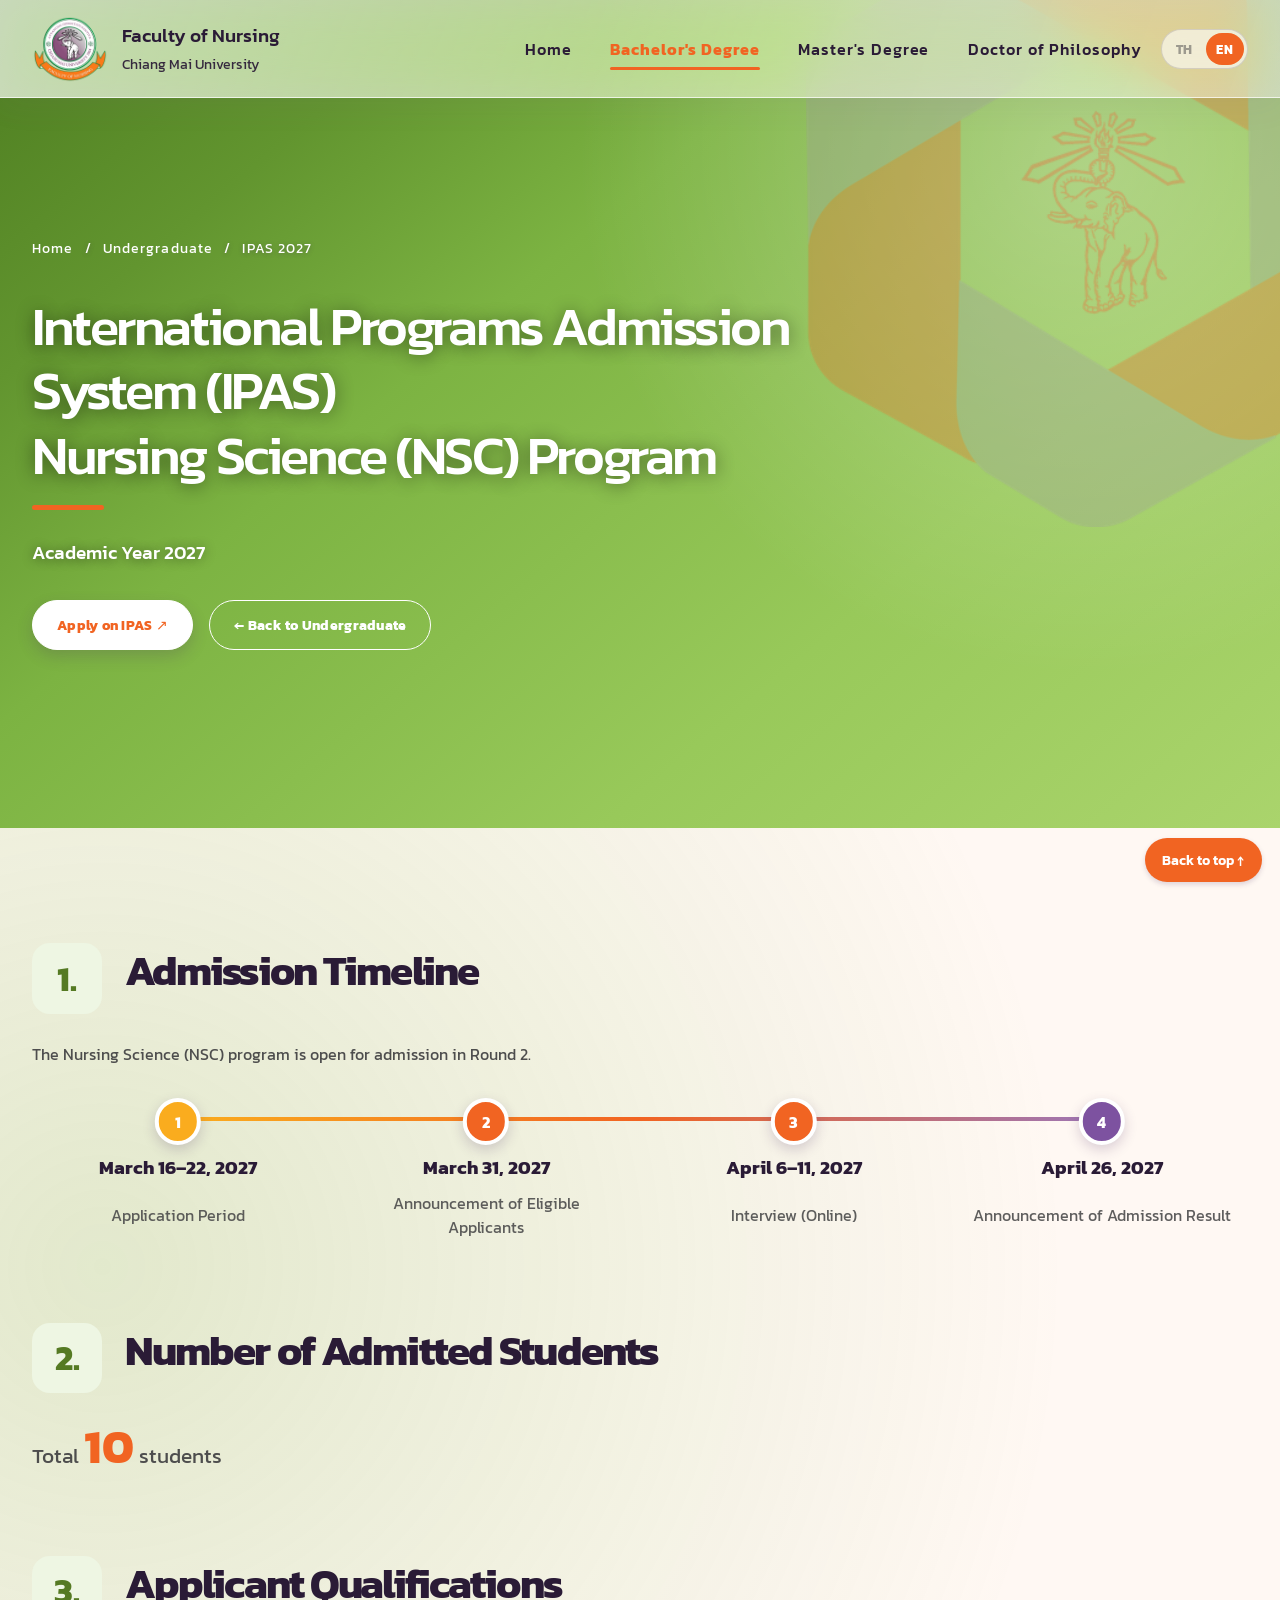
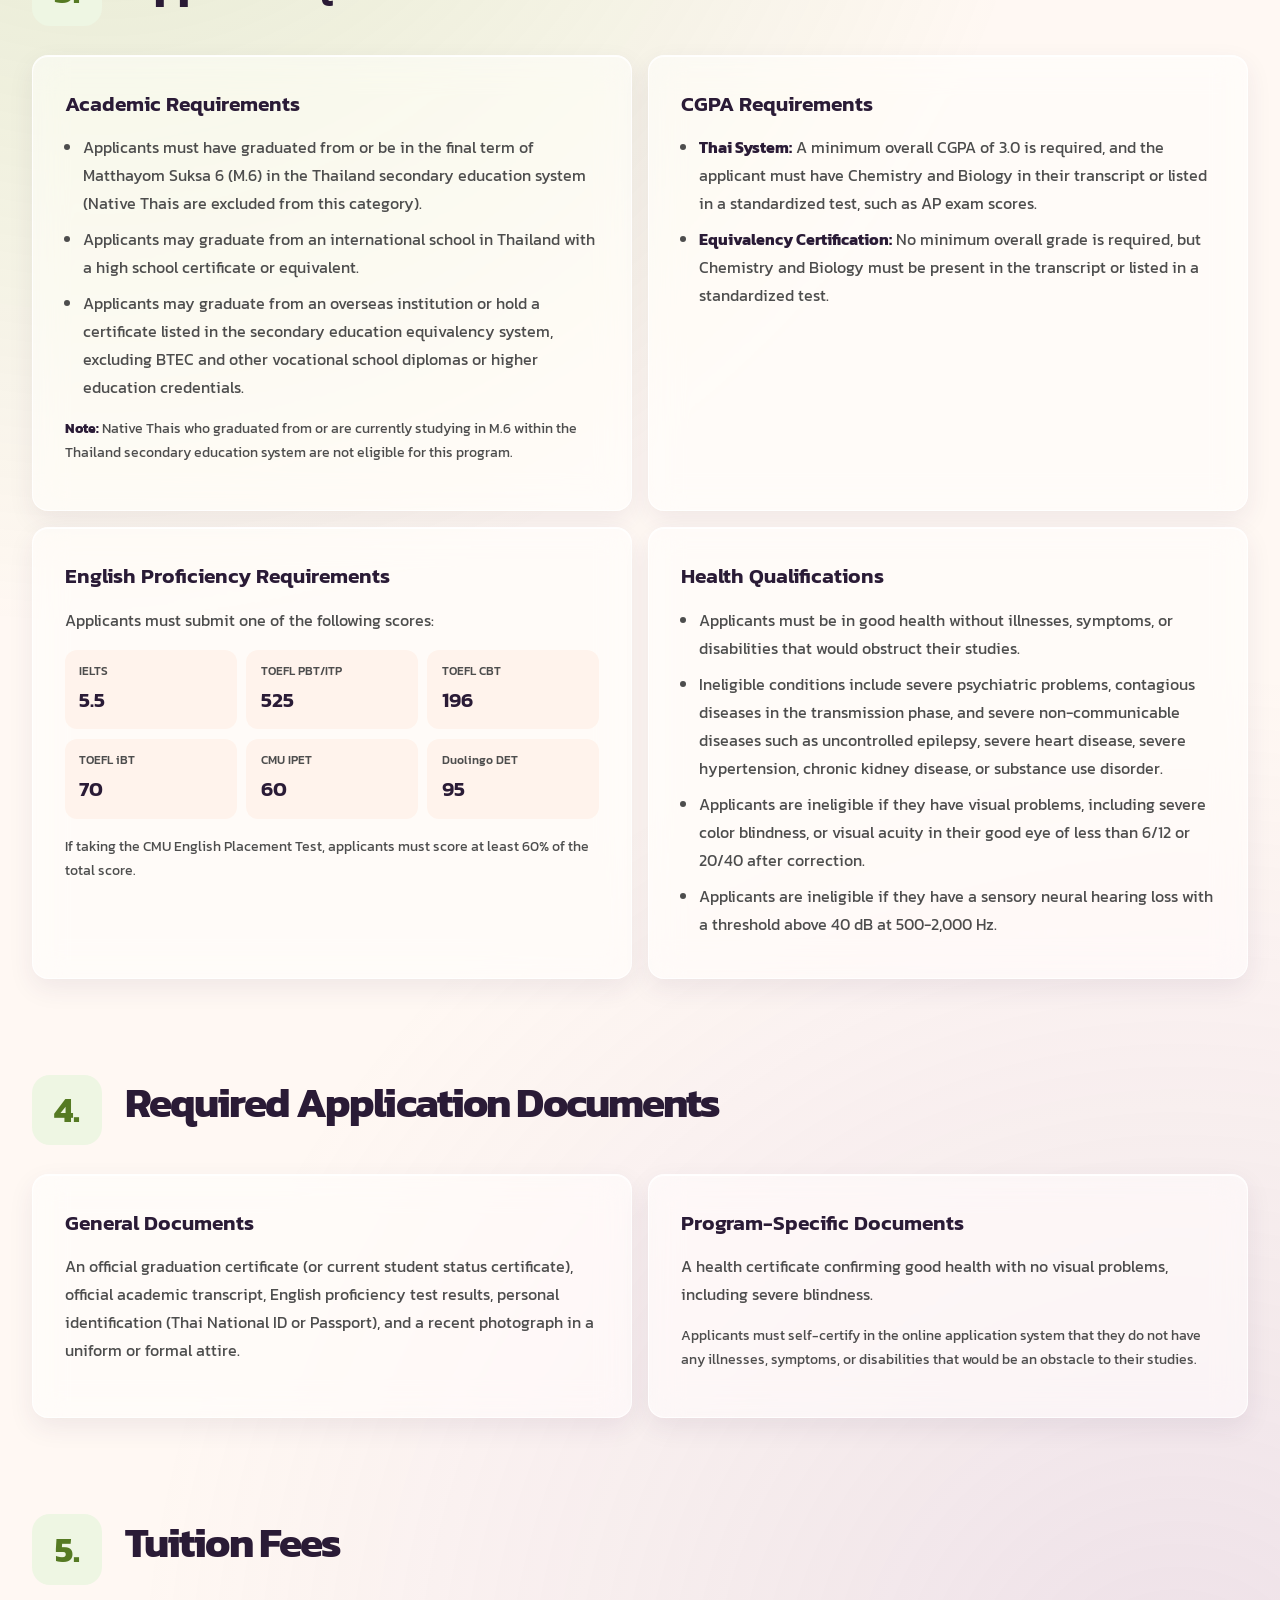
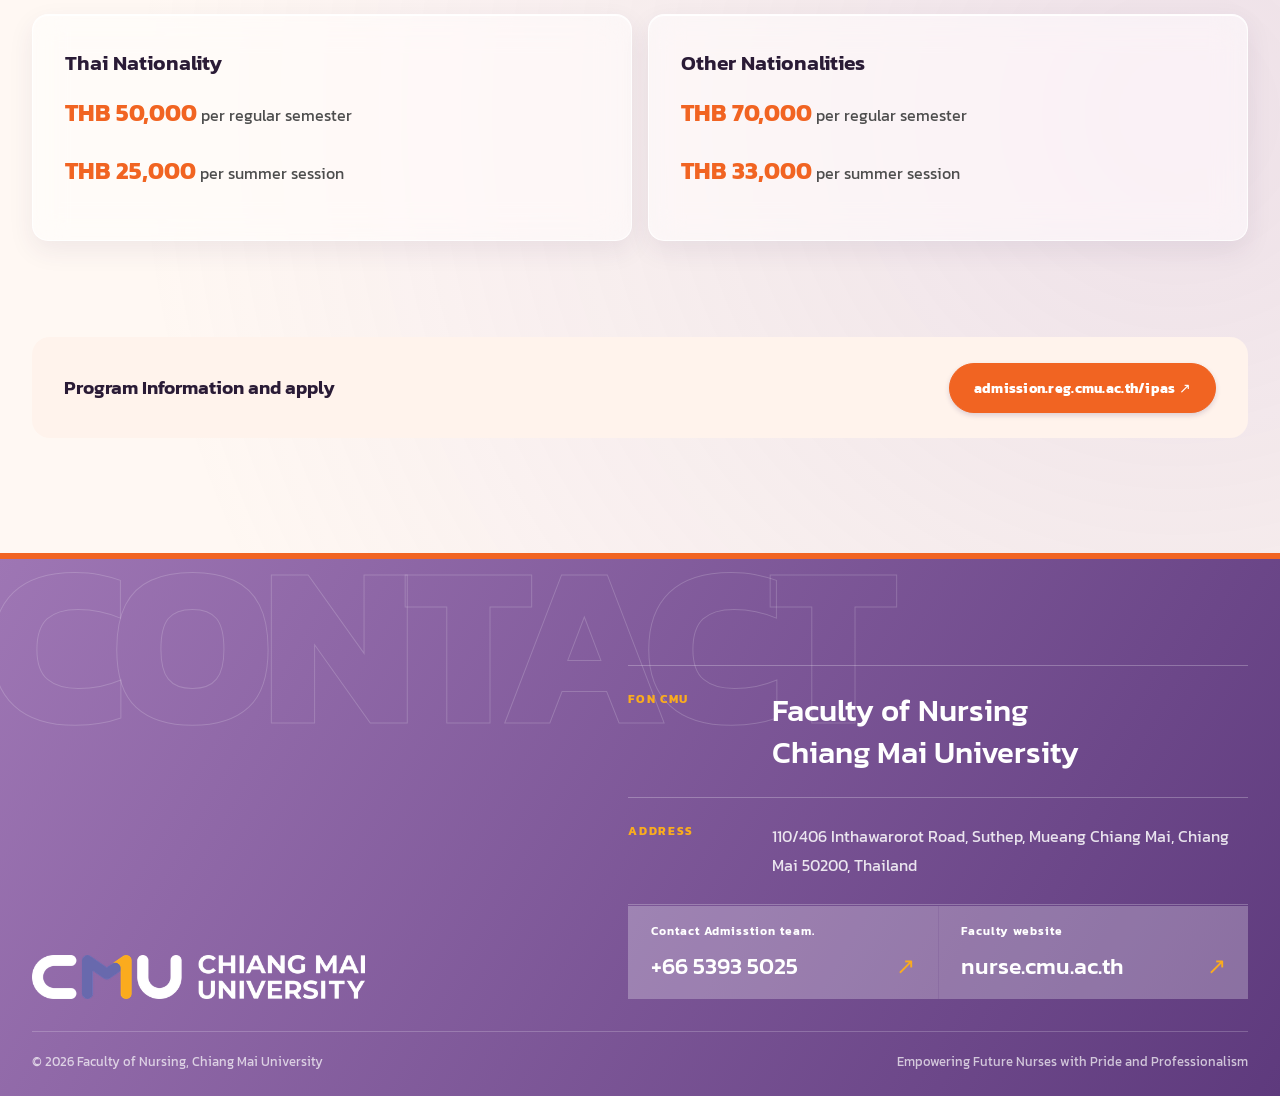
<file: ipas.html>
<!doctype html>
<html lang="en">
  <head>
    <meta charset="UTF-8" />
    <meta name="viewport" content="width=device-width, initial-scale=1.0" />
    <meta name="theme-color" content="#F16422" />
    <meta name="description" content="IPAS admission for the Bachelor of Nursing Science (International Program), Faculty of Nursing, Chiang Mai University — Academic Year 2027." />
    <title>IPAS 2027 | Faculty of Nursing, CMU</title>
    <link rel="preconnect" href="https://fonts.googleapis.com" />
    <link rel="preconnect" href="https://fonts.gstatic.com" crossorigin />
    <link href="https://fonts.googleapis.com/css2?family=Kanit:wght@300;400;500;600;700&display=swap" rel="stylesheet" />
    <link rel="stylesheet" href="styles.css" />
    <link rel="stylesheet" href="experience.css" />
    <link rel="stylesheet" href="program-pages.css" />
    <link rel="stylesheet" href="campaign.css?v=20261026-7" />
    <link rel="stylesheet" href="brand.css?v=20261027-5" />
    <link rel="stylesheet" href="undergraduate.css?v=20261026-1" />
    <link rel="stylesheet" href="levels.css?v=20261024-1" />
    <link rel="stylesheet" href="degree-ui.css?v=20261027-35" />
    <!-- components.js draws the shared header/footer; script.js handles language, menu and reveal effects -->
    <script defer src="components.js?v=20261027-1"></script>
    <script defer src="script.js?v=20261026-11"></script>
  </head>
  <body class="degree-page level-ug ug-page" data-title-th="IPAS 2027 | คณะพยาบาลศาสตร์ มช." data-title-en="IPAS 2027 | Faculty of Nursing, CMU">
    <div class="reading-progress" aria-hidden="true"></div>
    <a class="skip-link" href="#main-content" data-th="ข้ามไปยังเนื้อหาหลัก" data-en="Skip to main content">ข้ามไปยังเนื้อหาหลัก</a>
    <header class="site-header"></header>

    <main id="main-content">

      <!-- 1. Hero (same level theme as the undergraduate page) -->
      <section class="degree-hero ipas-hero">
        <div class="container degree-hero-grid">
          <div class="reveal">
            <div class="degree-breadcrumb"><a href="index.html" data-th="หน้าแรก" data-en="Home">Home</a><span>/</span><a href="undergraduate.html" data-th="ปริญญาตรี" data-en="Undergraduate">Undergraduate</a><span>/</span><span>IPAS 2027</span></div>
            <h1>International Programs Admission System (IPAS)<em>Nursing Science (NSC) Program </em></h1>
            <p class="degree-lede">Academic Year 2027</p>
            <div class="degree-actions">
              <a class="button ug-btn-main" href="https://admission.reg.cmu.ac.th/ipas/index.php" target="_blank" rel="noopener">Apply on IPAS ↗</a>
              <a class="button ug-btn-ghost" href="undergraduate.html#admission">← Back to Undergraduate</a>
            </div>
          </div>
        </div>
      </section>

      <!-- 2. IPAS details: content and order follow "IPAS NSC FON CMU 2027.docx" -->
      <section class="ug-section ug-section-ipas" id="ipas">
        <div class="container ipas-doc">

          <!-- 1. Admission Timeline -->
          <section class="ipas-block reveal">
            <div class="dg-head dg-head-num"><span class="dg-num">1</span><h2>Admission Timeline</h2></div>
            <p>The Nursing Science (NSC) program is open for admission in Round 2.</p>
            <ol class="ug-timeline">
              <li><b>March 16–22, 2027</b><span>Application Period</span></li>
              <li><b>March 31, 2027</b><span>Announcement of Eligible Applicants</span></li>
              <li><b>April 6–11, 2027</b><span>Interview (Online)</span></li>
              <li><b>April 26, 2027</b><span>Announcement of Admission Result</span></li>
            </ol>
          </section>

          <!-- 2. Number of Admitted Students -->
          <section class="ipas-block reveal">
            <div class="dg-head dg-head-num"><span class="dg-num">2</span><h2>Number of Admitted Students</h2></div>
            <p class="ipas-big">Total <b>10</b> students</p>
          </section>

          <!-- 3. Applicant Qualifications -->
          <section class="ipas-block reveal">
            <div class="dg-head dg-head-num"><span class="dg-num">3</span><h2>Applicant Qualifications</h2></div>
            <div class="ug-ipas-grid">
              <article class="ug-card">
                <h3>Academic Requirements</h3>
                <ul>
                  <li>Applicants must have graduated from or be in the final term of Matthayom Suksa 6 (M.6) in the Thailand secondary education system (Native Thais are excluded from this category).</li>
                  <li>Applicants may graduate from an international school in Thailand with a high school certificate or equivalent.</li>
                  <li>Applicants may graduate from an overseas institution or hold a certificate listed in the secondary education equivalency system, excluding BTEC and other vocational school diplomas or higher education credentials.</li>
                </ul>
                <p class="ug-small"><b>Note:</b> Native Thais who graduated from or are currently studying in M.6 within the Thailand secondary education system are not eligible for this program.</p>
              </article>
              <article class="ug-card">
                <h3>CGPA Requirements</h3>
                <ul>
                  <li><b>Thai System:</b> A minimum overall CGPA of 3.0 is required, and the applicant must have Chemistry and Biology in their transcript or listed in a standardized test, such as AP exam scores.</li>
                  <li><b>Equivalency Certification:</b> No minimum overall grade is required, but Chemistry and Biology must be present in the transcript or listed in a standardized test.</li>
                </ul>
              </article>
              <article class="ug-card">
                <h3>English Proficiency Requirements</h3>
                <p>Applicants must submit one of the following scores:</p>
                <ul class="ipas-scores">
                  <li><b>IELTS</b>5.5</li><li><b>TOEFL PBT/ITP</b>525</li><li><b>TOEFL CBT</b>196</li>
                  <li><b>TOEFL iBT</b>70</li><li><b>CMU IPET</b>60</li><li><b>Duolingo DET</b>95</li>
                </ul>
                <p class="ug-small">If taking the CMU English Placement Test, applicants must score at least 60% of the total score.</p>
              </article>
              <article class="ug-card">
                <h3>Health Qualifications</h3>
                <ul>
                  <li>Applicants must be in good health without illnesses, symptoms, or disabilities that would obstruct their studies.</li>
                  <li>Ineligible conditions include severe psychiatric problems, contagious diseases in the transmission phase, and severe non-communicable diseases such as uncontrolled epilepsy, severe heart disease, severe hypertension, chronic kidney disease, or substance use disorder.</li>
                  <li>Applicants are ineligible if they have visual problems, including severe color blindness, or visual acuity in their good eye of less than 6/12 or 20/40 after correction.</li>
                  <li>Applicants are ineligible if they have a sensory neural hearing loss with a threshold above 40 dB at 500-2,000 Hz.</li>
                </ul>
              </article>
            </div>
          </section>

          <!-- 4. Required Application Documents -->
          <section class="ipas-block reveal">
            <div class="dg-head dg-head-num"><span class="dg-num">4</span><h2>Required Application Documents</h2></div>
            <div class="ug-ipas-grid">
              <article class="ug-card">
                <h3>General Documents</h3>
                <p>An official graduation certificate (or current student status certificate), official academic transcript, English proficiency test results, personal identification (Thai National ID or Passport), and a recent photograph in a uniform or formal attire.</p>
              </article>
              <article class="ug-card">
                <h3>Program-Specific Documents</h3>
                <p>A health certificate confirming good health with no visual problems, including severe blindness.</p>
                <p class="ug-small">Applicants must self-certify in the online application system that they do not have any illnesses, symptoms, or disabilities that would be an obstacle to their studies.</p>
              </article>
            </div>
          </section>

          <!-- 5. Tuition Fees -->
          <section class="ipas-block reveal">
            <div class="dg-head dg-head-num"><span class="dg-num">5</span><h2>Tuition Fees</h2></div>
            <div class="ug-ipas-grid">
              <article class="ug-card ipas-fee">
                <h3>Thai Nationality</h3>
                <p><b>THB 50,000</b> per regular semester</p>
                <p><b>THB 25,000</b> per summer session</p>
              </article>
              <article class="ug-card ipas-fee">
                <h3>Other Nationalities</h3>
                <p><b>THB 70,000</b> per regular semester</p>
                <p><b>THB 33,000</b> per summer session</p>
              </article>
            </div>
          </section>

          <div class="ipas-apply reveal">
            <p>Program Information and apply</p>
            <a class="button button-primary" href="https://admission.reg.cmu.ac.th/ipas/index.php" target="_blank" rel="noopener">admission.reg.cmu.ac.th/ipas ↗</a>
          </div>
        </div>
      </section>

    </main>

    <footer class="site-footer"></footer>
  </body>
</html>
</file>
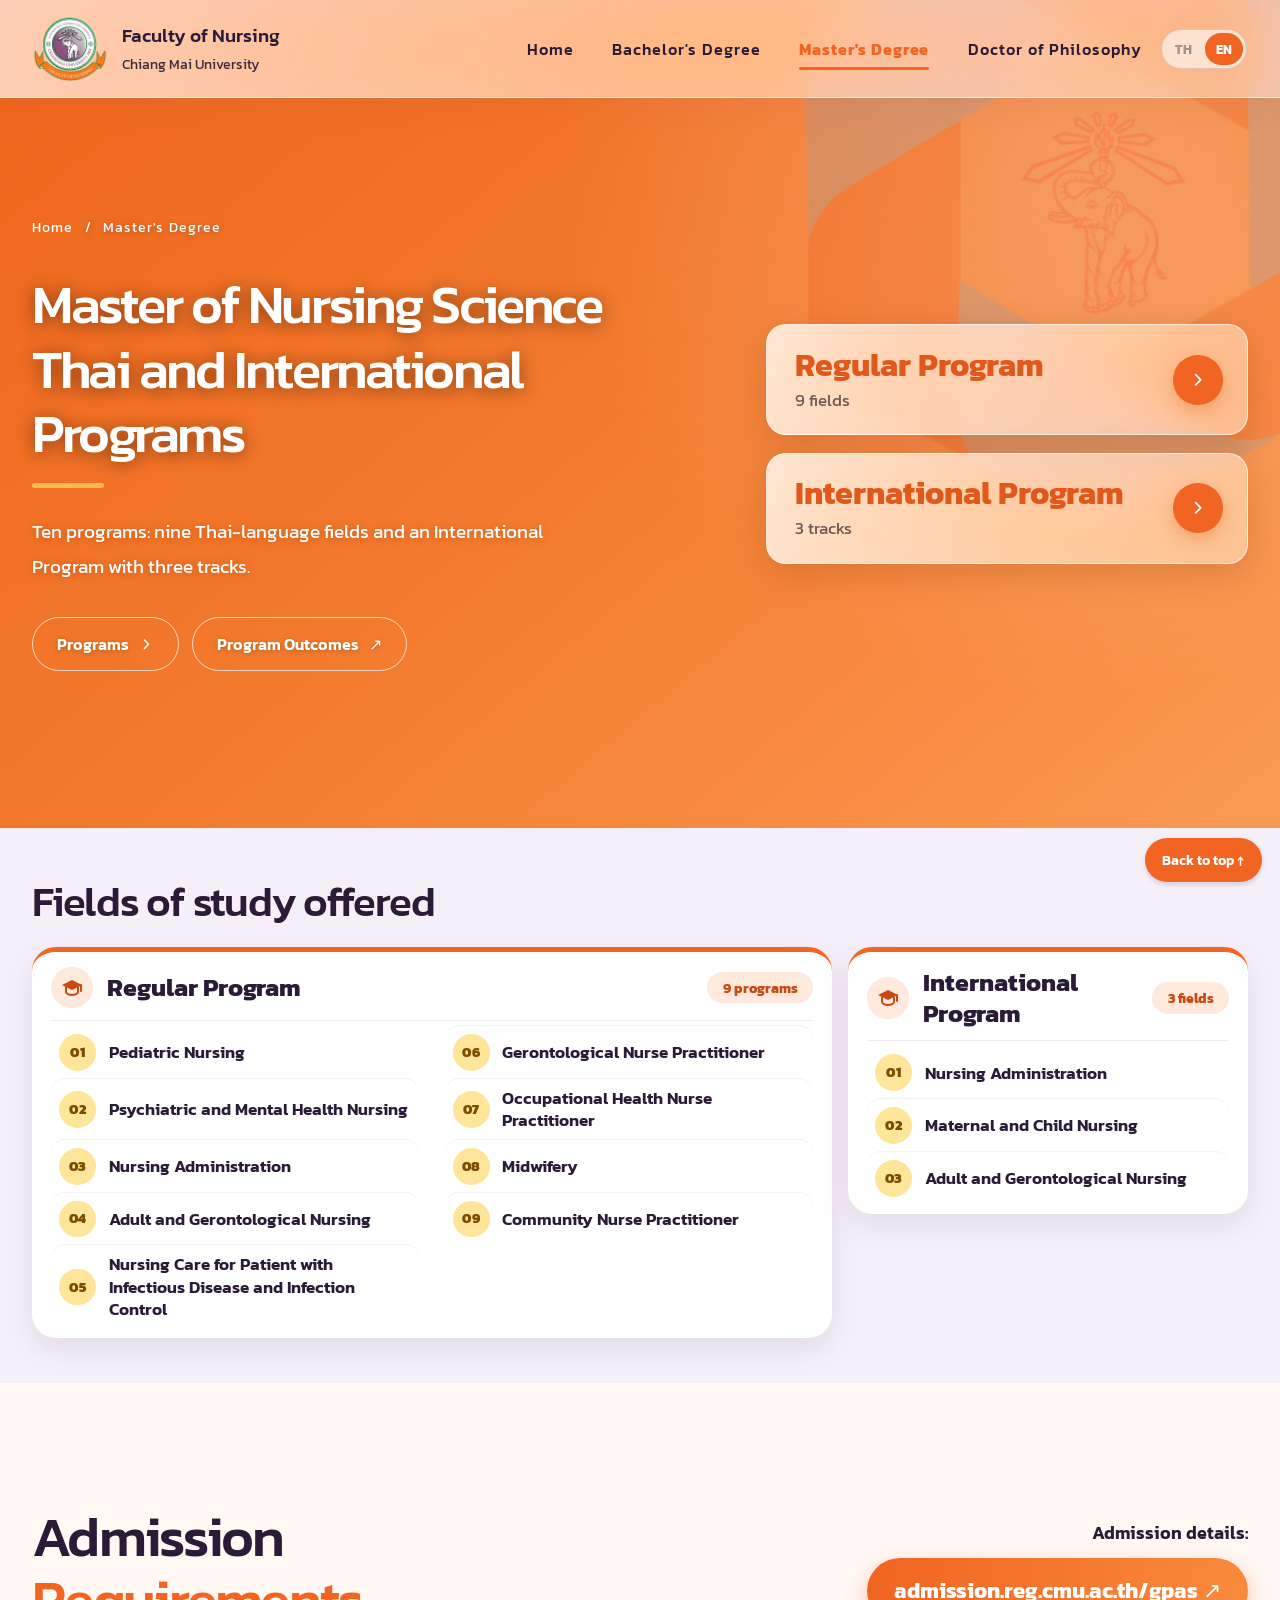
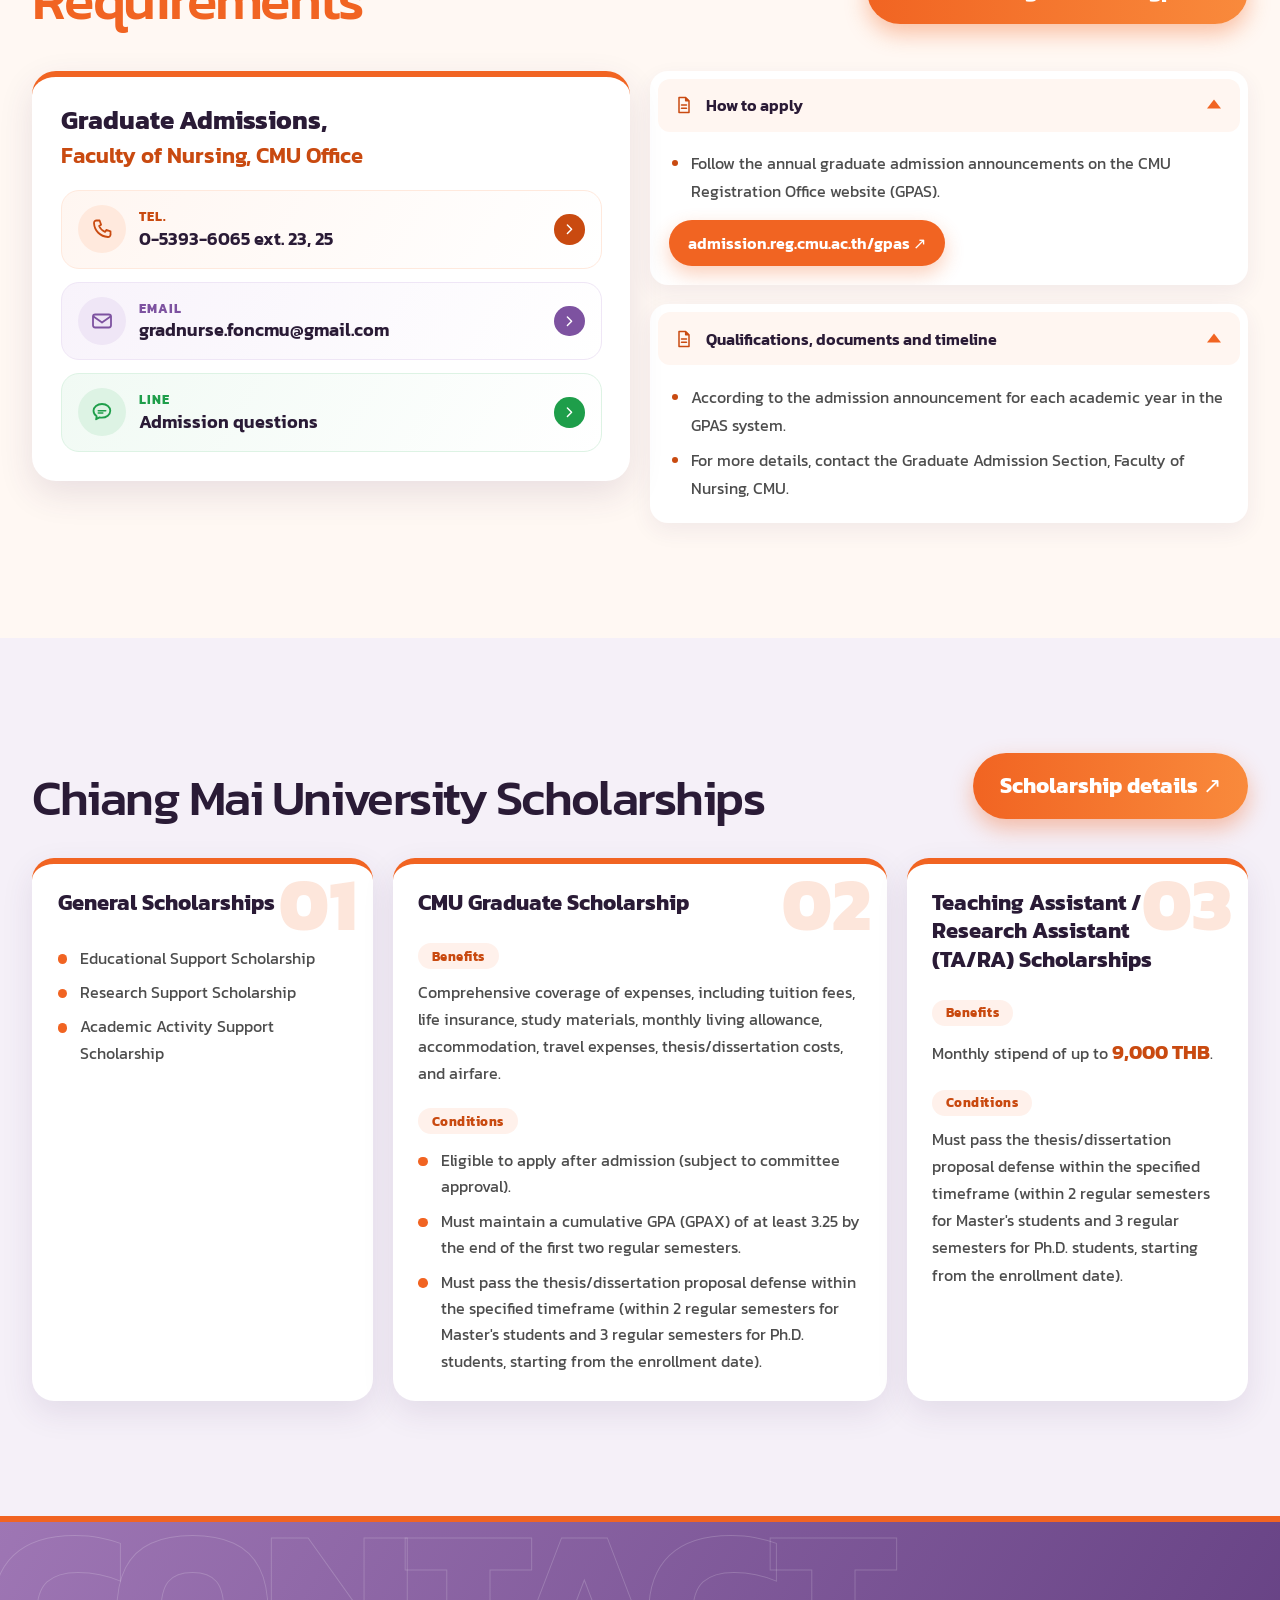
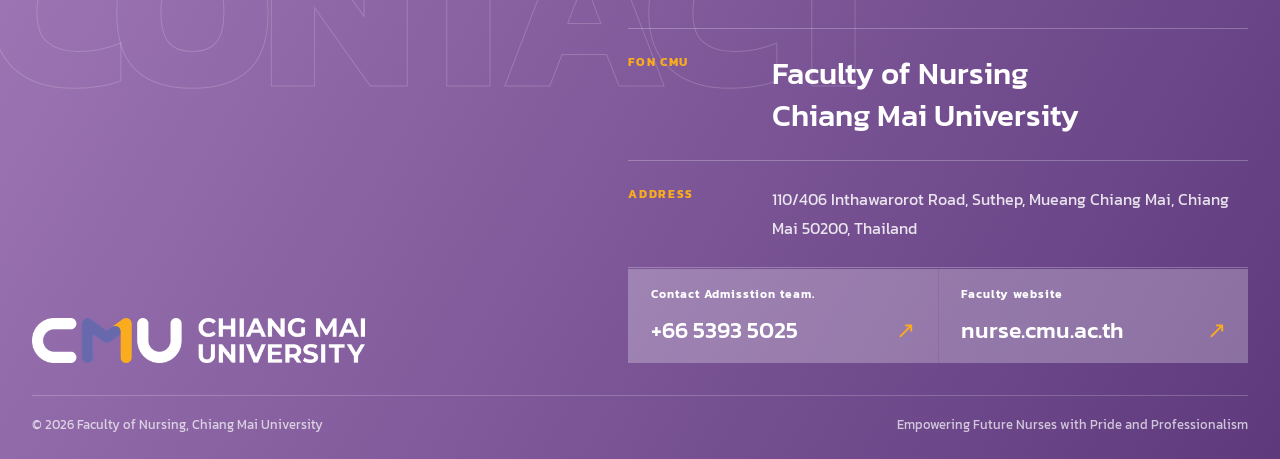
<file: masters.html>
<!doctype html>
<html lang="th">
  <head>
    <meta charset="UTF-8" />
    <meta name="viewport" content="width=device-width, initial-scale=1.0" />
    <meta name="theme-color" content="#F16422" />
    <meta name="description" content="หลักสูตรพยาบาลศาสตรมหาบัณฑิต (ไทย และนานาชาติ) คณะพยาบาลศาสตร์ มหาวิทยาลัยเชียงใหม่" />
    <title>ปริญญาโท | คณะพยาบาลศาสตร์ มช.</title>
    <link rel="preconnect" href="https://fonts.googleapis.com" />
    <link rel="preconnect" href="https://fonts.gstatic.com" crossorigin />
    <link href="https://fonts.googleapis.com/css2?family=Kanit:wght@300;400;500;600;700&display=swap" rel="stylesheet" />
    <link rel="stylesheet" href="styles.css" />
    <link rel="stylesheet" href="experience.css" />
    <link rel="stylesheet" href="program-pages.css" />
    <link rel="stylesheet" href="campaign.css?v=20261026-7" />
    <link rel="stylesheet" href="brand.css?v=20261027-5" />
    <link rel="stylesheet" href="undergraduate.css?v=20261026-1" />
    <link rel="stylesheet" href="levels.css?v=20261024-1" />
    <link rel="stylesheet" href="scholarship.css?v=20261027-4" />
    <link rel="stylesheet" href="degree-ui.css?v=20261027-35" />
    <!-- components.js draws the shared header/footer; script.js handles language, menu and reveal effects -->
    <script defer src="components.js?v=20261027-1"></script>
    <script defer src="script.js?v=20261026-11"></script>
  </head>
  <body class="degree-page level-ma ug-page" data-desc-th="หลักสูตรพยาบาลศาสตรมหาบัณฑิต (ไทย และนานาชาติ) คณะพยาบาลศาสตร์ มหาวิทยาลัยเชียงใหม่" data-desc-en="Master of Nursing Science (Thai and International programs), Faculty of Nursing, Chiang Mai University" data-title-th="ปริญญาโท | คณะพยาบาลศาสตร์ มช." data-title-en="Master’s | Faculty of Nursing, CMU">
    <div class="reading-progress" aria-hidden="true"></div>
    <a class="skip-link" href="#main-content" data-th="ข้ามไปยังเนื้อหาหลัก" data-en="Skip to main content">ข้ามไปยังเนื้อหาหลัก</a>
    <!-- Icon sprite (shared look with doctoral.html) -->
    <svg width="0" height="0" style="position:absolute" aria-hidden="true">
      <symbol id="i-cap" viewBox="0 0 24 24"><path d="M2 9l10-5 10 5-10 5z" fill="currentColor"/><path d="M6 11v5c0 1.5 3 3 6 3s6-1.5 6-3v-5" fill="none" stroke="currentColor" stroke-width="2" stroke-linejoin="round"/><path d="M21 9v6" stroke="currentColor" stroke-width="2" stroke-linecap="round"/></symbol>
      <symbol id="i-book" viewBox="0 0 24 24"><path d="M3 5.5C5.5 4 9 4 12 6c3-2 6.5-2 9-.5V19c-2.5-1.3-6-1.3-9 .5-3-1.8-6.5-1.8-9-.5z M12 6v13.5" fill="none" stroke="currentColor" stroke-width="1.8" stroke-linejoin="round"/></symbol>
      <symbol id="i-doc" viewBox="0 0 24 24"><path d="M6 3h8l4 4v14H6z M14 3v4h4 M9 12h6 M9 16h6" fill="none" stroke="currentColor" stroke-width="1.8" stroke-linejoin="round" stroke-linecap="round"/></symbol>
      <symbol id="i-coins" viewBox="0 0 24 24"><ellipse cx="12" cy="6" rx="7" ry="2.5" fill="none" stroke="currentColor" stroke-width="1.8"/><path d="M5 6v4c0 1.4 3.1 2.5 7 2.5s7-1.1 7-2.5V6 M5 10v4c0 1.4 3.1 2.5 7 2.5s7-1.1 7-2.5v-4 M5 14v4c0 1.4 3.1 2.5 7 2.5s7-1.1 7-2.5v-4" fill="none" stroke="currentColor" stroke-width="1.8"/></symbol>
      <symbol id="i-users" viewBox="0 0 24 24"><circle cx="9" cy="8" r="3.5" fill="currentColor"/><path d="M2 20c0-4 3.1-6.5 7-6.5s7 2.5 7 6.5z" fill="currentColor"/><circle cx="17" cy="9" r="2.6" fill="currentColor" opacity=".6"/><path d="M17 13.5c3 0 5 2 5 5.5h-4.5" fill="currentColor" opacity=".6"/></symbol>
      <symbol id="i-globe" viewBox="0 0 24 24"><circle cx="12" cy="12" r="9" fill="none" stroke="currentColor" stroke-width="1.8"/><path d="M3 12h18 M12 3c2.5 2.6 3.7 5.6 3.7 9s-1.2 6.4-3.7 9c-2.5-2.6-3.7-5.6-3.7-9S9.5 5.6 12 3z" fill="none" stroke="currentColor" stroke-width="1.8"/></symbol>
      <symbol id="i-home" viewBox="0 0 24 24"><path d="M3 11l9-7 9 7 M5.5 9.5V20h13V9.5" fill="none" stroke="currentColor" stroke-width="2" stroke-linejoin="round" stroke-linecap="round"/></symbol>
      <symbol id="i-clock" viewBox="0 0 24 24"><circle cx="12" cy="12" r="9" fill="none" stroke="currentColor" stroke-width="1.8"/><path d="M12 7v5l3.5 2" fill="none" stroke="currentColor" stroke-width="2" stroke-linecap="round" stroke-linejoin="round"/></symbol>
      <symbol id="i-pin" viewBox="0 0 24 24"><path d="M12 21s-7-6.2-7-11.5a7 7 0 0 1 14 0C19 14.8 12 21 12 21z" fill="none" stroke="currentColor" stroke-width="1.8" stroke-linejoin="round"/><circle cx="12" cy="9.5" r="2.5" fill="currentColor"/></symbol>
      <symbol id="i-layers" viewBox="0 0 24 24"><path d="M12 3l9 5-9 5-9-5z M3 13l9 5 9-5" fill="none" stroke="currentColor" stroke-width="1.8" stroke-linejoin="round"/></symbol>
      <symbol id="i-route" viewBox="0 0 24 24"><circle cx="6" cy="18" r="2.5" fill="currentColor"/><circle cx="18" cy="6" r="2.5" fill="currentColor"/><path d="M8.5 18H15a3 3 0 0 0 0-6H9a3 3 0 0 1 0-6h6.5" fill="none" stroke="currentColor" stroke-width="1.8" stroke-linecap="round"/></symbol>
      <symbol id="i-bed" viewBox="0 0 24 24"><path d="M3 18V6 M3 14h18v4 M21 14v-2a3 3 0 0 0-3-3h-7v5" fill="none" stroke="currentColor" stroke-width="1.8" stroke-linecap="round" stroke-linejoin="round"/><circle cx="7" cy="10.5" r="2" fill="currentColor"/></symbol>
      <symbol id="i-brief" viewBox="0 0 24 24"><rect x="3" y="7" width="18" height="13" rx="2" fill="none" stroke="currentColor" stroke-width="1.8"/><path d="M9 7V5h6v2 M3 12h18" fill="none" stroke="currentColor" stroke-width="1.8"/></symbol>
      <symbol id="i-phone" viewBox="0 0 24 24"><path d="M6.6 3.5h3l1.5 4.2-2 1.3a11 11 0 0 0 5.9 5.9l1.3-2 4.2 1.5v3A2.5 2.5 0 0 1 17.9 20C10.2 19.5 4.5 13.800 4 6.1A2.5 2.5 0 0 1 6.6 3.5z" fill="none" stroke="currentColor" stroke-width="1.8" stroke-linejoin="round"/></symbol>
      <symbol id="i-mail" viewBox="0 0 24 24"><rect x="3" y="5.5" width="18" height="13" rx="2.2" fill="none" stroke="currentColor" stroke-width="1.8"/><path d="M3.5 7.5l8.5 6 8.5-6" fill="none" stroke="currentColor" stroke-width="1.8" stroke-linecap="round" stroke-linejoin="round"/></symbol>
      <symbol id="i-chat" viewBox="0 0 24 24"><path d="M12 4C7.3 4 3.5 7 3.5 10.800c0 2.2 1.2 4.1 3.2 5.400l-.6 3.1 3.5-1.9c.7.2 1.400.3 2.2.3 4.7 0 8.5-3 8.5-6.9S16.7 4 12 4z" fill="none" stroke="currentColor" stroke-width="1.8" stroke-linejoin="round"/><path d="M8.3 10.800h7.400 M8.3 13h4.5" stroke="currentColor" stroke-width="1.6" stroke-linecap="round"/></symbol>
      <symbol id="i-chev" viewBox="0 0 24 24"><path d="M9 5l7 7-7 7" fill="none" stroke="currentColor" stroke-width="2.4" stroke-linecap="round" stroke-linejoin="round"/></symbol>
    </svg>
    <header class="site-header"></header>

    <main id="main-content">

      <!-- 1. Hero -->
      <section class="degree-hero">
        <div class="container degree-hero-grid">
          <div class="reveal">
            <div class="degree-breadcrumb"><a href="index.html"><svg class="dg-crumb-i" aria-hidden="true"><use href="#i-home"/></svg><span data-th="หน้าแรก" data-en="Home">หน้าแรก</span></a><span>/</span><span data-th="ปริญญาโท" data-en="Master's Degree">ปริญญาโท</span></div>
            <h1 data-th="พยาบาลศาสตรมหาบัณฑิต<em>หลักสูตรปกติ และนานาชาติ</em>" data-en="Master of Nursing Science<em>Thai and International Programs</em>" data-lang-html>พยาบาลศาสตรมหาบัณฑิต<em>หลักสูตรปกติ และนานาชาติ</em></h1>
            <p class="degree-lede" data-th="เปิดสอนกว่า 10 หลักสูตร ทั้งหลักสูตรปกติ 9 สาขาวิชา และหลักสูตรนานาชาติ 3 แขนงวิชา" data-en="Ten programs: nine Thai-language fields and an International Program with three tracks.">เปิดสอน 10 หลักสูตร: หลักสูตรภาษาไทย 9 สาขาวิชา และหลักสูตรนานาชาติ 3 แขนงวิชา</p>
            <div class="degree-actions dg-actions">
              <a class="dg-btn dg-btn-ghost" href="#fields"><span data-th="ข้อมูลหลักสูตร" data-en="Programs">ข้อมูลหลักสูตร</span><svg class="dg-i dg-btn-chev" aria-hidden="true"><use href="#i-chev"/></svg></a>
              <a class="dg-btn dg-btn-ghost" href="https://www.canva.com/design/DAGhl8ALStw/ZhIUKSpq5skzWlyYC812xg/view#1" target="_blank" rel="noopener">
                Program Outcomes <span aria-hidden="true">↗</span></a>
            </div>
            
          </div>
          <ul class="ma-cards reveal reveal-delay-1">
            <li><a class="ma-card" href="#fields"><span class="ma-card-text"><b data-th="หลักสูตรปกติ" data-en="Regular Program">หลักสูตรปกติ</b><span data-th="9 สาขาวิชา" data-en="9 fields">9 สาขาวิชา</span></span><span class="ma-card-go"><svg class="dg-i" aria-hidden="true"><use href="#i-chev"/></svg></span></a></li>
            <li><a class="ma-card" href="#fields"><span class="ma-card-text"><b data-th="หลักสูตรนานาชาติ" data-en="International Program">หลักสูตรนานาชาติ</b><span data-th="3 แขนงวิชา" data-en="3 tracks">3 แขนงวิชา</span></span><span class="ma-card-go"><svg class="dg-i" aria-hidden="true"><use href="#i-chev"/></svg></span></a></li>
            <!-- <li class="ma-pill" data-th="แบ่งจ่ายค่าธรรมเนียม 4 ภาคการศึกษา" data-en="Tuition paid over 4 semesters">แบ่งจ่ายค่าธรรมเนียม 4 ภาคการศึกษา</li> -->
          </ul>
        </div>
      </section>

      <!-- 2. Programs -->
      <!-- <section class="ug-section" id="programs">
        <div class="container">
          <div class="ug-programs">
            <article class="ug-program ug-program-thai reveal dg-pcard">
              <header class="dg-pcard-head"><span class="dg-pcard-icon"><svg class="dg-i" aria-hidden="true"><use href="#i-cap"/></svg></span><div>
              <h3 data-th="หลักสูตรพยาบาลศาสตรมหาบัณฑิต" data-en="Master of Nursing Science (Thai Program)">หลักสูตรพยาบาลศาสตรมหาบัณฑิต</h3>
              <p class="ug-program-en" data-th="Master of Nursing Science (Thai Program)" data-en="หลักสูตรพยาบาลศาสตรมหาบัณฑิต">Master of Nursing Science (Thai Program)</p>
              </div></header>
              <dl class="dg-rows">
                <div class="dg-row"><svg class="dg-i" aria-hidden="true"><use href="#i-coins"/></svg><div><dt data-th="ค่าธรรมเนียม ภาคปกติ" data-en="Tuition · regular program">ค่าธรรมเนียม ภาคปกติ</dt>
                <dd data-th="25,000 บาท / ภาค · 100,000 บาท ตลอดหลักสูตร" data-en="25,000 Baht / semester · 100,000 Baht in total">25,000 บาท / ภาค · 100,000 บาท ตลอดหลักสูตร</dd></div></div>
                <div class="dg-row"><svg class="dg-i" aria-hidden="true"><use href="#i-coins"/></svg><div><dt data-th="ค่าธรรมเนียม ภาคพิเศษ (บางสาขา)" data-en="Tuition · special program (selected fields)">ค่าธรรมเนียม ภาคพิเศษ (บางสาขา)</dt>
                <dd data-th="45,000 บาท / ภาค · 180,000 บาท ตลอดหลักสูตร" data-en="45,000 Baht / semester · 180,000 Baht in total">45,000 บาท / ภาค · 180,000 บาท ตลอดหลักสูตร</dd></div></div>
              </dl>
              <a class="ug-link dg-more" href="#admission" data-th="ดูการรับเข้าศึกษา →" data-en="View admission →">ดูการรับเข้าศึกษา →</a>
            </article>
            <article class="ug-program ug-program-intl reveal dg-pcard">
              <header class="dg-pcard-head"><span class="dg-pcard-icon"><svg class="dg-i" aria-hidden="true"><use href="#i-cap"/></svg></span><div>
              <h3 data-th="หลักสูตรพยาบาลศาสตรมหาบัณฑิต (หลักสูตรนานาชาติ)" data-en="Master of Nursing Science Program (International Program)">หลักสูตรพยาบาลศาสตรมหาบัณฑิต (หลักสูตรนานาชาติ)</h3>
              <p class="ug-program-en" data-th="Master of Nursing Science Program (International Program)" data-en="หลักสูตรพยาบาลศาสตรมหาบัณฑิต (หลักสูตรนานาชาติ)">Master of Nursing Science Program (International Program)</p>
              </div></header>
              <dl class="dg-rows">
                <div class="dg-row"><svg class="dg-i" aria-hidden="true"><use href="#i-coins"/></svg><div><dt data-th="ค่าธรรมเนียม · นักศึกษาไทย" data-en="Tuition · Thai students">ค่าธรรมเนียม · นักศึกษาไทย</dt>
                <dd data-th="75,000 บาท / ภาค · 300,000 บาท ตลอดหลักสูตร" data-en="75,000 Baht / semester · 300,000 Baht in total">75,000 บาท / ภาค · 300,000 บาท ตลอดหลักสูตร</dd></div></div>
                <div class="dg-row"><svg class="dg-i" aria-hidden="true"><use href="#i-coins"/></svg><div><dt data-th="ค่าธรรมเนียม · นักศึกษาต่างชาติ" data-en="Tuition · foreign students">ค่าธรรมเนียม · นักศึกษาต่างชาติ</dt>
                <dd data-th="95,000 บาท / ภาค · 380,000 บาท ตลอดหลักสูตร" data-en="95,000 Baht / semester · 380,000 Baht in total">95,000 บาท / ภาค · 380,000 บาท ตลอดหลักสูตร</dd></div></div>
              </dl>
              <a class="ug-link dg-more" href="#admission" data-th="ดูการรับเข้าศึกษา →" data-en="View admission →">ดูการรับเข้าศึกษา →</a>
            </article>
          </div>
          <p class="grad-fee-note" data-th="อัตราค่าธรรมเนียมแบบเหมาจ่าย ตามเอกสารบัณฑิตวิทยาลัยสำหรับผู้เข้าศึกษาปีการศึกษา 2562 — โปรดตรวจสอบอัตราปัจจุบันกับคณะ" data-en="Flat-rate tuition from the Graduate School schedule for students admitted in academic year 2019 — please confirm current rates with the Faculty.">อัตราค่าธรรมเนียมแบบเหมาจ่าย ตามเอกสารบัณฑิตวิทยาลัยสำหรับผู้เข้าศึกษาปีการศึกษา 2562 — โปรดตรวจสอบอัตราปัจจุบันกับคณะ</p>
        </div>
      </section> -->

      <!-- 2b. Fields of study (names as supplied by the Faculty) -->
      <section class="ug-section ug-section-tint" id="fields">
        <div class="container">
          <div class="ug-heading reveal">
            <h2 data-th="สาขาวิชาที่เปิดสอน" data-en="Fields of study offered" data-lang-html>สาขาวิชาที่เปิดสอน</h2>
          </div>
          <div class="dg-fboard reveal">
          <div class="dg-flist dg-flist-thai">
            <div class="dg-flist-head">
              <span class="dg-flist-icon"><svg class="dg-i" aria-hidden="true"><use href="#i-cap"/></svg></span>
              <h3 data-th="พยาบาลศาสตรมหาบัณฑิต" data-en="Regular Program">พยาบาลศาสตรมหาบัณฑิต</h3>
              <span class="dg-flist-count" data-th="9 สาขาวิชา" data-en="9 programs">9 สาขาวิชา</span>
            </div>
            <ol class="dg-frows" style="--rows:5">
                <li class="dg-frow"><span class="dg-frow-n" aria-hidden="true">01</span><div><b data-th="สาขาวิชาการพยาบาลเด็ก" data-en="Pediatric Nursing">สาขาวิชาการพยาบาลเด็ก</b><small data-th="Pediatric Nursing" data-en="Pediatric Nursing">Pediatric Nursing</small></div></li>
                <li class="dg-frow"><span class="dg-frow-n" aria-hidden="true">02</span><div><b data-th="สาขาวิชาการพยาบาลจิตเวชและสุขภาพจิต" data-en="Psychiatric and Mental Health Nursing">สาขาวิชาการพยาบาลจิตเวชและสุขภาพจิต</b><small data-th="Psychiatric and Mental Health Nursing" data-en="Psychiatric and Mental Health Nursing">Psychiatric and Mental Health Nursing</small></div></li>
                <li class="dg-frow"><span class="dg-frow-n" aria-hidden="true">03</span><div><b data-th="สาขาวิชาการบริหารทางการพยาบาล" data-en="Nursing Administration">สาขาวิชาการบริหารทางการพยาบาล</b><small data-th="Nursing Administration" data-en="Nursing Administration">Nursing Administration</small></div></li>
                <li class="dg-frow"><span class="dg-frow-n" aria-hidden="true">04</span><div><b data-th="สาขาวิชาการพยาบาลผู้ใหญ่และผู้สูงอายุ" data-en="Adult and Gerontological Nursing">สาขาวิชาการพยาบาลผู้ใหญ่และผู้สูงอายุ</b><small data-th="Adult and Gerontological Nursing" data-en="Adult and Gerontological Nursing">Adult and Gerontological Nursing</small></div></li>
                <li class="dg-frow"><span class="dg-frow-n" aria-hidden="true">05</span><div><b data-th="สาขาวิชาการพยาบาลผู้ป่วยโรคติดเชื้อและการควบคุมการติดเชื้อ" data-en="Nursing Care for Patient with Infectious Disease and Infection Control">สาขาวิชาการพยาบาลผู้ป่วยโรคติดเชื้อและการควบคุมการติดเชื้อ</b><small data-th="Nursing Care for Patient with Infectious Disease and Infection Control" data-en="Nursing Care for Patient with Infectious Disease and Infection Control">Nursing Care for Patient with Infectious Disease and Infection Control</small></div></li>
                <li class="dg-frow"><span class="dg-frow-n" aria-hidden="true">06</span><div><b data-th="สาขาวิชาการพยาบาลเวชปฏิบัติผู้สูงอายุ" data-en="Gerontological Nurse Practitioner">สาขาวิชาการพยาบาลเวชปฏิบัติผู้สูงอายุ</b><small data-th="Gerontological Nurse Practitioner" data-en="Gerontological Nurse Practitioner">Gerontological Nurse Practitioner</small></div></li>
                <li class="dg-frow"><span class="dg-frow-n" aria-hidden="true">07</span><div><b data-th="สาขาวิชาการพยาบาลเวชปฏิบัติอาชีวอนามัย" data-en="Occupational Health Nurse Practitioner">สาขาวิชาการพยาบาลเวชปฏิบัติอาชีวอนามัย</b><small data-th="Occupational Health Nurse Practitioner" data-en="Occupational Health Nurse Practitioner">Occupational Health Nurse Practitioner</small></div></li>
                <li class="dg-frow"><span class="dg-frow-n" aria-hidden="true">08</span><div><b data-th="สาขาวิชาการผดุงครรภ์" data-en="Midwifery">สาขาวิชาการผดุงครรภ์</b><small data-th="Midwifery" data-en="Midwifery">Midwifery</small></div></li>
                <li class="dg-frow"><span class="dg-frow-n" aria-hidden="true">09</span><div><b data-th="สาขาวิชาการพยาบาลเวชปฏิบัติชุมชน" data-en="Community Nurse Practitioner">สาขาวิชาการพยาบาลเวชปฏิบัติชุมชน</b><small data-th="Community Nurse Practitioner" data-en="Community Nurse Practitioner">Community Nurse Practitioner</small></div></li>
            </ol>
          </div>
          <div class="dg-flist dg-flist-intl">
            <div class="dg-flist-head">
              <span class="dg-flist-icon"><svg class="dg-i" aria-hidden="true"><use href="#i-cap"/></svg></span>
              <h3 data-th="หลักสูตรนานาชาติ" data-en="International Program">หลักสูตรนานาชาติ</h3>
              <span class="dg-flist-count" data-th="3 แขนงวิชา" data-en="3 fields">3 แขนงวิชา</span>
            </div>
            <ol class="dg-frows" style="--rows:3">
                <li class="dg-frow"><span class="dg-frow-n" aria-hidden="true">01</span><div><b data-th="การบริหารทางการพยาบาล" data-en="Nursing Administration">การบริหารทางการพยาบาล</b><small data-th="Nursing Administration" data-en="Nursing Administration">Nursing Administration</small></div></li>
                <li class="dg-frow"><span class="dg-frow-n" aria-hidden="true">02</span><div><b data-th="การพยาบาลแม่และเด็ก" data-en="Maternal and Child Nursing">การพยาบาลแม่และเด็ก</b><small data-th="Maternal and Child Nursing" data-en="Maternal and Child Nursing">Maternal and Child Nursing</small></div></li>
                <li class="dg-frow"><span class="dg-frow-n" aria-hidden="true">03</span><div><b data-th="การพยาบาลผู้ใหญ่และผู้สูงอายุ" data-en="Adult and Gerontological Nursing">การพยาบาลผู้ใหญ่และผู้สูงอายุ</b><small data-th="Adult and Gerontological Nursing" data-en="Adult and Gerontological Nursing">Adult and Gerontological Nursing</small></div></li>
            </ol>
          </div>
          </div>
        </div>
      </section>

      <!-- 3. Curriculum structure -->
      <!-- <section class="ug-section" id="structure">
        <div class="container ug-split">
          <div class="ug-heading reveal">
            <h2 data-th="โครงสร้างหลักสูตร<em>และรูปแบบการเรียน</em>" data-en="Curriculum structure<em>and mode of study</em>" data-lang-html>โครงสร้างหลักสูตร<em>และรูปแบบการเรียน</em></h2>
          </div>
          <ul class="ug-credits dg-credits reveal reveal-delay-1">
            <li class="dg-credit dg-credit-tbd"><svg class="dg-i" aria-hidden="true"><use href="#i-layers"/></svg><span data-th="จำนวนหน่วยกิตตลอดหลักสูตร" data-en="Total credits">จำนวนหน่วยกิตตลอดหลักสูตร</span><p><span class="tbd" data-th="รอข้อมูลจากคณะ" data-en="To be confirmed">รอข้อมูลจากคณะ</span></p></li>
            <li class="dg-credit dg-credit-tbd"><svg class="dg-i" aria-hidden="true"><use href="#i-clock"/></svg><span data-th="ระยะเวลาเรียน" data-en="Duration">ระยะเวลาเรียน</span><p><span class="tbd" data-th="รอข้อมูลจากคณะ" data-en="To be confirmed">รอข้อมูลจากคณะ</span></p></li>
            <li class="dg-credit dg-credit-tbd"><svg class="dg-i" aria-hidden="true"><use href="#i-pin"/></svg><span data-th="รูปแบบการเรียน" data-en="Mode of study">รูปแบบการเรียน</span><p><span class="tbd" data-th="รอข้อมูลจากคณะ" data-en="To be confirmed">รอข้อมูลจากคณะ</span></p></li>
          </ul>
        </div>
      </section> -->

      <!-- 4. Admission -->
      <section class="ug-section" id="admission">
        <div class="container">
          <div class="ug-heading ug-heading-row reveal">
            <h2 data-th="การรับเข้าศึกษา<em>และคุณสมบัติผู้สมัคร</em>" data-en="Admission<em>Requirements</em>" data-lang-html>การรับเข้าศึกษา<em>และคุณสมบัติผู้สมัคร</em></h2>
            <p class="ug-note"><span data-th="รายละเอียดการรับสมัคร:" data-en="Admission details:">รายละเอียดการรับสมัคร:</span> <a href="https://admission.reg.cmu.ac.th/gpas/" target="_blank" rel="noopener">admission.reg.cmu.ac.th/gpas ↗</a></p>
          </div>
          <div class="ug-admission-grid dg-admission-one">
            <div>
            <div class="dg-contact reveal">
              <h3 class="dg-contact-title" data-th="ฝ่ายรับเข้าศึกษาหลักสูตรบัณฑิตศึกษา<em>คณะพยาบาลศาสตร์ มช.</em>" 
                data-en="Graduate Admissions,<em>Faculty of Nursing, CMU Office</em>" data-lang-html>ฝ่ายรับเข้าศึกษาหลักสูตรบัณฑิตศึกษา<em>คณะพยาบาลศาสตร์ มช.</em></h3>
              <div class="dg-contact-actions">
                <a class="dg-contact-btn dg-contact-tel" href="tel:+6653936065"><span class="dg-contact-ic"><svg class="dg-i" aria-hidden="true"><use href="#i-phone"/></svg></span><span class="dg-contact-tx"><small data-th="โทร." data-en="Tel.">โทร.</small><b data-th="0-5393-6065 ต่อ 23 , 25" data-en="0-5393-6065 ext. 23, 25">0-5393-6065 ต่อ 23 , 25</b></span><span class="dg-contact-go"><svg class="dg-i" aria-hidden="true"><use href="#i-chev"/></svg></span></a>
                <a class="dg-contact-btn dg-contact-mail" href="mailto:gradnurse.foncmu@gmail.com"><span class="dg-contact-ic"><svg class="dg-i" aria-hidden="true"><use href="#i-mail"/></svg></span><span class="dg-contact-tx"><small data-th="อีเมล" data-en="Email">อีเมล</small><b data-th="gradnurse.foncmu@gmail.com" data-en="gradnurse.foncmu@gmail.com">gradnurse.foncmu@gmail.com</b></span><span class="dg-contact-go"><svg class="dg-i" aria-hidden="true"><use href="#i-chev"/></svg></span></a>
                <a class="dg-contact-btn dg-contact-line" href="https://line.me/ti/g2/5ZYbGOO9TYx3MgWIgYMUp6AP6n-zY4vW8emBSA?utm_source=invitation&amp;utm_medium=link_copy&amp;utm_campaign=default" target="_blank" rel="noopener"><span class="dg-contact-ic"><svg class="dg-i" aria-hidden="true"><use href="#i-chat"/></svg></span><span class="dg-contact-tx"><small data-th="LINE" data-en="LINE">LINE</small><b data-th="สอบถามข้อมูลการรับสมัคร" data-en="Admission questions">สอบถามข้อมูลการรับสมัคร</b></span><span class="dg-contact-go"><svg class="dg-i" aria-hidden="true"><use href="#i-chev"/></svg></span></a>
              </div>
            </div>
              <details class="ug-round" open>
                <summary><svg class="dg-i dg-sum-i" aria-hidden="true"><use href="#i-doc"/></svg><span data-th="การสมัครเข้าศึกษา" data-en="How to apply">การสมัครเข้าศึกษา</span></summary>
                <ul>
                  <li data-th="ติดตามข่าวสารการรับสมัครเข้าศึกษา ได้ที่เว็บไซต์ของสำนักทะเบียนและประมวลผล มหาวิทยาลัยเชียงใหม่ (GPAS)" data-en="Follow the annual graduate admission announcements on the CMU Registration Office website (GPAS).">ติดตามข่าวสารการรับสมัครเข้าศึกษา ได้ที่เว็บไซต์ของสำนักทะเบียนและประมวลผล มหาวิทยาลัยเชียงใหม่ (GPAS)</li>
                </ul>
                <a class="ug-link dg-ipas-main" href="https://admission.reg.cmu.ac.th/gpas/" target="_blank" rel="noopener">admission.reg.cmu.ac.th/gpas ↗</a>
              </details>
              <details class="ug-round" open>
                <summary><svg class="dg-i dg-sum-i" aria-hidden="true"><use href="#i-doc"/></svg><span data-th="คุณสมบัติ เอกสาร และกำหนดการ" data-en="Qualifications, documents and timeline">คุณสมบัติ เอกสาร และกำหนดการ</span></summary>
                <ul>
                  <li data-th="ตามประกาศรับสมัครของแต่ละปีการศึกษาในระบบ GPAS" 
                    data-en="According to the admission announcement for each academic year in the GPAS system.">
                    ตามประกาศรับสมัครของแต่ละปีการศึกษาในระบบ GPAS
                  </li>
                  <li data-th="ฝ่ายรับเข้าศึกษาหลักสูตรบัณฑิตศึกษา คณะพยาบาลศาสตร์ มช. เพื่อสอบถามรายละเอียด" 
                    data-en="For more details, contact the Graduate Admission Section, Faculty of Nursing, CMU.">
                    ฝ่ายรับเข้าศึกษาหลักสูตรบัณฑิตศึกษา คณะพยาบาลศาสตร์ มช. เพื่อสอบถามรายละเอียด
                  </li>
              </ul>
              </details>
            </div>
          </div>
        </div>
      </section>

      <!-- 4b. Scholarships (text as supplied by the Faculty) -->
      <section class="ug-section ug-section-tint" id="scholarships">
        <div class="container">
          <div class="ug-heading ug-heading-row reveal">
            <h2 data-th="ทุนการศึกษา มหาวิทยาลัยเชียงใหม่" data-en="Chiang Mai University Scholarships">ทุนการศึกษา มหาวิทยาลัยเชียงใหม่</h2>
            <p class="ug-note">
              <a href="https://sdd.oop.cmu.ac.th/service/scholarship" target="_blank" rel="noopener" data-th="รายละเอียดทุน ↗" data-en="Scholarship details ↗">รายละเอียดทุน ↗</a>
            </p>
          </div>
          <div class="dg-sch-grid">
            <article class="dg-sch-card reveal">
              <span class="dg-sch-n" aria-hidden="true">01</span>
              <h3 data-th="ทุนทั่วไป" data-en="General Scholarships">ทุนทั่วไป</h3>
              <p data-th="ประกอบด้วย" data-en="">ประกอบด้วย </p>
              <ul class="dg-sch-list">
                <li data-th="ทุนสนับสนุนการศึกษา" data-en="Educational Support Scholarship">ทุนสนับสนุนการศึกษา </li>
                <li data-th="ทุนสนับสนุนการวิจัย" data-en="Research Support Scholarship">ทุนสนับสนุนการวิจัย </li>
                <li data-th="ทุนสนับสนุนกิจกรรมทางวิชาการ" data-en="Academic Activity Support Scholarship">ทุนสนับสนุนกิจกรรมทางวิชาการ</li>
              </ul>

            </article>
            <article class="dg-sch-card dg-sch-wide reveal reveal-delay-1">
              <span class="dg-sch-n" aria-hidden="true">02</span>
              <h3 data-th="ทุนบัณฑิตศึกษามหาวิทยาลัยเชียงใหม่ (CMU Graduate Scholarship)" data-en="CMU Graduate Scholarship">ทุนบัณฑิตศึกษามหาวิทยาลัยเชียงใหม่ (CMU Graduate Scholarship)</h3>
              <h4 class="dg-sch-label" data-th="สิทธิประโยชน์" data-en="Benefits">สิทธิประโยชน์</h4>
              <p data-th="ครอบคลุมค่าใช้จ่ายทั้งหมด ได้แก่ ค่าธรรมเนียมการศึกษา ค่าประกันชีวิต อุบัติเหตุ และสุขภาพ อุปกรณ์การเรียน เงินสนับสนุนค่าครองชีพรายเดือน ที่พัก ค่าเดินทาง ค่าสนับสนุนการตีพิมพ์ผลงานทางวิชาการ " data-en="Comprehensive coverage of expenses, including tuition fees, life insurance, study materials, monthly living allowance, accommodation, travel expenses, thesis/dissertation costs, and airfare.">ครอบคลุมค่าใช้จ่ายทั้งหมด ได้แก่ ค่าธรรมเนียมการศึกษา ประกันชีวิต อุปกรณ์การเรียน เงินสนับสนุนค่าครองชีพรายเดือน ที่พัก ค่าเดินทาง ค่าใช้จ่ายในการทำวิทยานิพนธ์/ดุษฎีนิพนธ์ และค่าตั๋วเครื่องบิน</p>
              <h4 class="dg-sch-label" data-th="เงื่อนไข" data-en="Conditions">เงื่อนไข</h4>
              <ul class="dg-sch-list">
                <li data-th="เป็นผู้ผ่านการคัดเลือกเข้าศึกษาระดับปริญญาโทหรือปริญญาเอก ในหลักสูตรภาคปกติที่มีการทำวิทยานิพนธ์" 
                data-en="Eligible to apply after admission (subject to committee approval).">
                เป็นผู้ผ่านการคัดเลือกเข้าศึกษาระดับปริญญาโทหรือปริญญาเอก ในหลักสูตรภาคปกติที่มีการทำวิทยานิพนธ์</li>
                <li data-th="มีผลการศึกษาระดับปริญญาตรี GPA ไม่ต่ำกว่า 3.25 หรือระดับปริญญาโท GPA ไม่ต่ำกว่า 3.50 และมีผลสอบภาษาอังกฤษตามเกณฑ์ที่กำหนด" 
                data-en="Must maintain a cumulative GPA (GPAX) of at least 3.25 by the end of the first two regular semesters.">
                มีผลการศึกษาระดับปริญญาตรี GPA ไม่ต่ำกว่า 3.25 หรือระดับปริญญาโท GPA ไม่ต่ำกว่า 3.50 และมีผลสอบภาษาอังกฤษตามเกณฑ์ที่กำหนด</li>
                <li data-th="มีอาจารย์ที่ปรึกษาวิทยานิพนธ์หลัก พร้อมโครงร่างการวิจัยและแผนการศึกษาในภาพรวม 
                ผู้รับทุนต้องเป็นนักศึกษาเต็มเวลา ส่งรายงานความก้าวหน้าทุกภาคการศึกษา และได้รับอนุมัติหัวข้อและโครงร่างวิทยานิพนธ์ภายในระยะเวลาที่กำหนด" 
                data-en="Must pass the thesis/dissertation proposal defense within the specified timeframe 
                (within 2 regular semesters for Master&#x27;s students and 3 regular semesters for Ph.D. students, starting from the enrollment date).">
                มีอาจารย์ที่ปรึกษาวิทยานิพนธ์หลัก พร้อมโครงร่างการวิจัยและแผนการศึกษาในภาพรวม 
                ผู้รับทุนต้องเป็นนักศึกษาเต็มเวลา ส่งรายงานความก้าวหน้าทุกภาคการศึกษา และได้รับอนุมัติหัวข้อและโครงร่างวิทยานิพนธ์ภายในระยะเวลาที่กำหนด</li></ul>
            </article>
            <article class="dg-sch-card reveal reveal-delay-2">
              <span class="dg-sch-n" aria-hidden="true">03</span>
              <h3 data-th="ทุนผู้ช่วยสอน / ผู้ช่วยวิจัย (TA/RA)" data-en="Teaching Assistant / Research Assistant (TA/RA) Scholarships">
                ทุนผู้ช่วยสอน / ผู้ช่วยวิจัย (TA/RA)</h3>
              <h4 class="dg-sch-label" data-th="สิทธิประโยชน์" data-en="Benefits">สิทธิประโยชน์</h4>
              <p data-th="สนับสนุนทุนการศึกษาสำหรับนักศึกษาระดับปริญญาโทและปริญญาเอกที่ปฏิบัติงานเป็นผู้ช่วยสอน (TA) หรือผู้ช่วยวิจัย (RA)
              ปีแรกได้รับเงินสนับสนุนไม่เกิน 90,000 บาทต่อปี โดยจ่ายเดือนละไม่เกิน 9,000 บาท เป็นระยะเวลาไม่เกิน 10 เดือน" 
              data-en="Monthly stipend of up to &lt;strong class=&quot;dg-sch-amount&quot;&gt;9,000 THB&lt;/strong&gt;." data-lang-html>เงินสนับสนุนรายเดือนสูงสุด <strong class="dg-sch-amount">9,000 บาท</strong></p>
              <h4 class="dg-sch-label" data-th="เงื่อนไข" data-en="Conditions">เงื่อนไข</h4>
              <p data-th="เป็นผู้ผ่านการคัดเลือกเข้าศึกษาระดับบัณฑิตศึกษา ในหลักสูตรภาคปกติหรือภาคพิเศษที่มีการทำวิทยานิพนธ์ ที่มี GPA ตามเงื่อนไขทุน 
              และ ได้รับอนุมัติหัวข้อและโครงร่างวิทยานิพนธ์ภายในระยะเวลาที่กำหนด (ภายใน 2 ภาคการศึกษาปกติสำหรับนักศึกษาปริญญาโท และภายใน 3
              ภาคการศึกษาปกติสำหรับนักศึกษาปริญญาเอก นับจากวันที่ลงทะเบียนเรียน)" 
              data-en="Must pass the thesis/dissertation proposal defense within the 
              specified timeframe (within 2 regular semesters for Master&#x27;s students and 3 regular semesters for Ph.D. 
              students, starting from the enrollment date).">
              เป็นผู้ผ่านการคัดเลือกเข้าศึกษาระดับบัณฑิตศึกษา ในหลักสูตรภาคปกติหรือภาคพิเศษที่มีการทำวิทยานิพนธ์ ที่มี GPA ตามเงื่อนไขทุน 
              และ ได้รับอนุมัติหัวข้อและโครงร่างวิทยานิพนธ์ภายในระยะเวลาที่กำหนด (ภายใน 2 ภาคการศึกษาปกติสำหรับนักศึกษาปริญญาโท และภายใน 3
              ภาคการศึกษาปกติสำหรับนักศึกษาปริญญาเอก นับจากวันที่ลงทะเบียนเรียน)</p>
            </article>
          </div>
        </div>
      </section>

      <!-- 5. Support -->
      <!-- <section class="ug-section" id="support">
        <div class="container">
          <div class="ug-heading reveal">
            <h2 data-th="ทุน และอนาคต<em>หลังสำเร็จการศึกษา</em>" data-en="Financial support<em>and your future career</em>" data-lang-html>ทุน และอนาคต<em>หลังสำเร็จการศึกษา</em></h2>
          </div>
          <div class="ug-support">
            <article class="ug-card reveal dg-scard">
              <span class="dg-badge"><svg class="dg-i" aria-hidden="true"><use href="#i-coins"/></svg></span>
              <h3 data-th="ทุนและสวัสดิการด้านการเงิน" data-en="Financial support">ทุนและสวัสดิการด้านการเงิน</h3>
              <ul>
                <li data-th="กองทุนเงินให้กู้ยืมเพื่อการศึกษา (กยศ.)" data-en="Student Loan Fund">กองทุนเงินให้กู้ยืมเพื่อการศึกษา (กยศ.)</li>
                <li data-th="เงินกู้ยืมฉุกเฉินของคณะ สูงสุด 3,000 บาทต่อครั้ง ไม่มีดอกเบี้ย" data-en="Faculty emergency loan · up to 3,000 Baht, interest-free">เงินกู้ยืมฉุกเฉินของคณะ สูงสุด 3,000 บาทต่อครั้ง ไม่มีดอกเบี้ย</li>
                <li data-th="เงินทุนให้เปล่า รับสมัครช่วงต้นภาคการศึกษาที่ 1 ของทุกปี" data-en="Grants · applications open early in semester 1 each year">เงินทุนให้เปล่า รับสมัครช่วงต้นภาคการศึกษาที่ 1 ของทุกปี</li>
              </ul>
              <a class="ug-link" href="https://www.nurse.cmu.ac.th/web/Admission.aspx?menuId=22" target="_blank" rel="noopener">nurse.cmu.ac.th ↗</a>
            </article>
            <article class="ug-card reveal reveal-delay-1 dg-scard">
              <span class="dg-badge"><svg class="dg-i" aria-hidden="true"><use href="#i-users"/></svg></span>
              <h3 data-th="ติดต่อสอบถาม" data-en="Contact">ติดต่อสอบถาม</h3>
              <p data-th="งานรับเข้าศึกษา คณะพยาบาลศาสตร์ โทร. 0-5393-6065 ต่อ 23 และ 25" data-en="Faculty admissions · Tel. 0-5393-6065 ext. 23, 25">งานรับเข้าศึกษา คณะพยาบาลศาสตร์ โทร. 0-5393-6065 ต่อ 23 และ 25</p>
            </article>
            <article class="ug-card reveal reveal-delay-2 dg-scard">
              <span class="dg-badge"><svg class="dg-i" aria-hidden="true"><use href="#i-brief"/></svg></span>
              <h3 data-th="อนาคตหลังสำเร็จการศึกษา" data-en="Career opportunities">อนาคตหลังสำเร็จการศึกษา</h3>
              <p data-th="นำความเชี่ยวชาญไปพัฒนาการปฏิบัติ องค์กร ระบบสุขภาพ งานวิชาการ หรือเตรียมต่อยอดสู่การศึกษาระดับปริญญาเอก" data-en="Apply your expertise to practice, organizations, health systems, and academia, or continue to doctoral study.">นำความเชี่ยวชาญไปพัฒนาการปฏิบัติ องค์กร ระบบสุขภาพ งานวิชาการ หรือเตรียมต่อยอดสู่การศึกษาระดับปริญญาเอก</p>
            </article>
          </div>
        </div>
      </section> -->

    </main>

    <footer class="site-footer"></footer>
  </body>
</html>
</file>
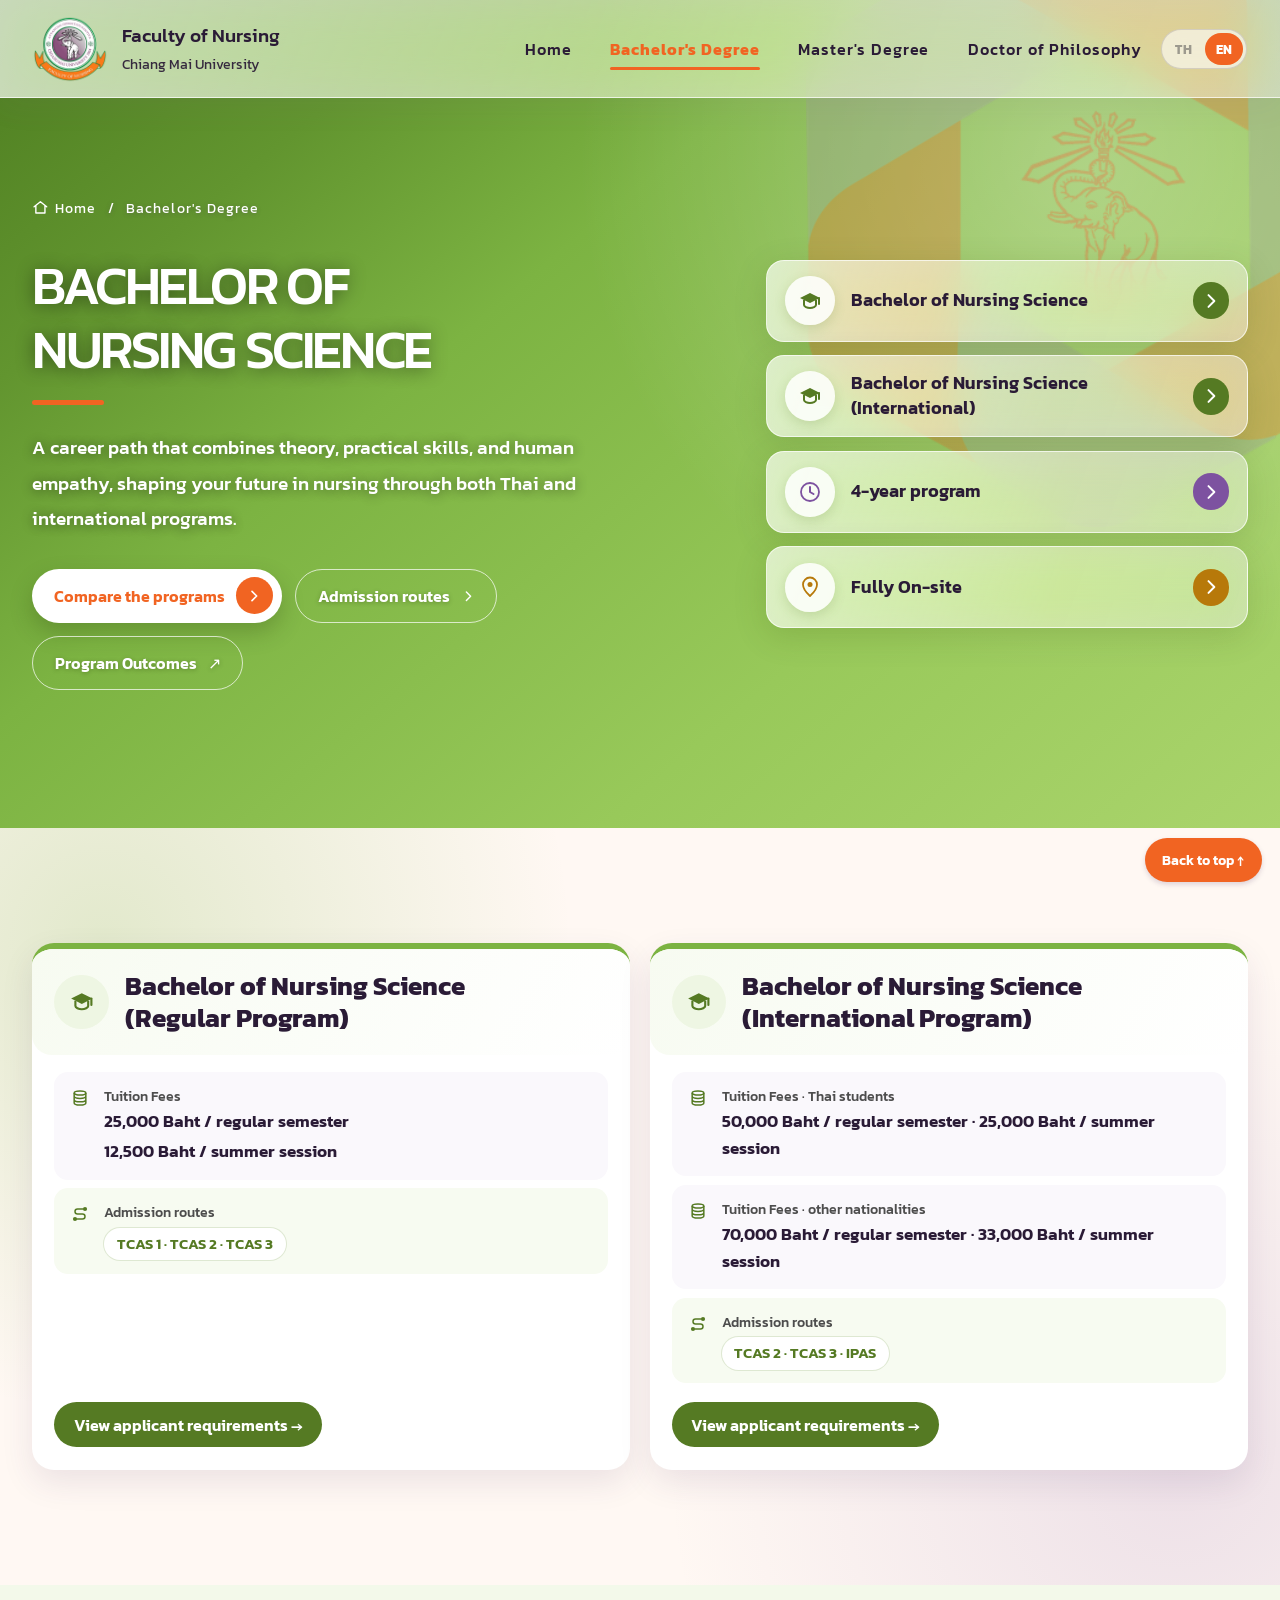
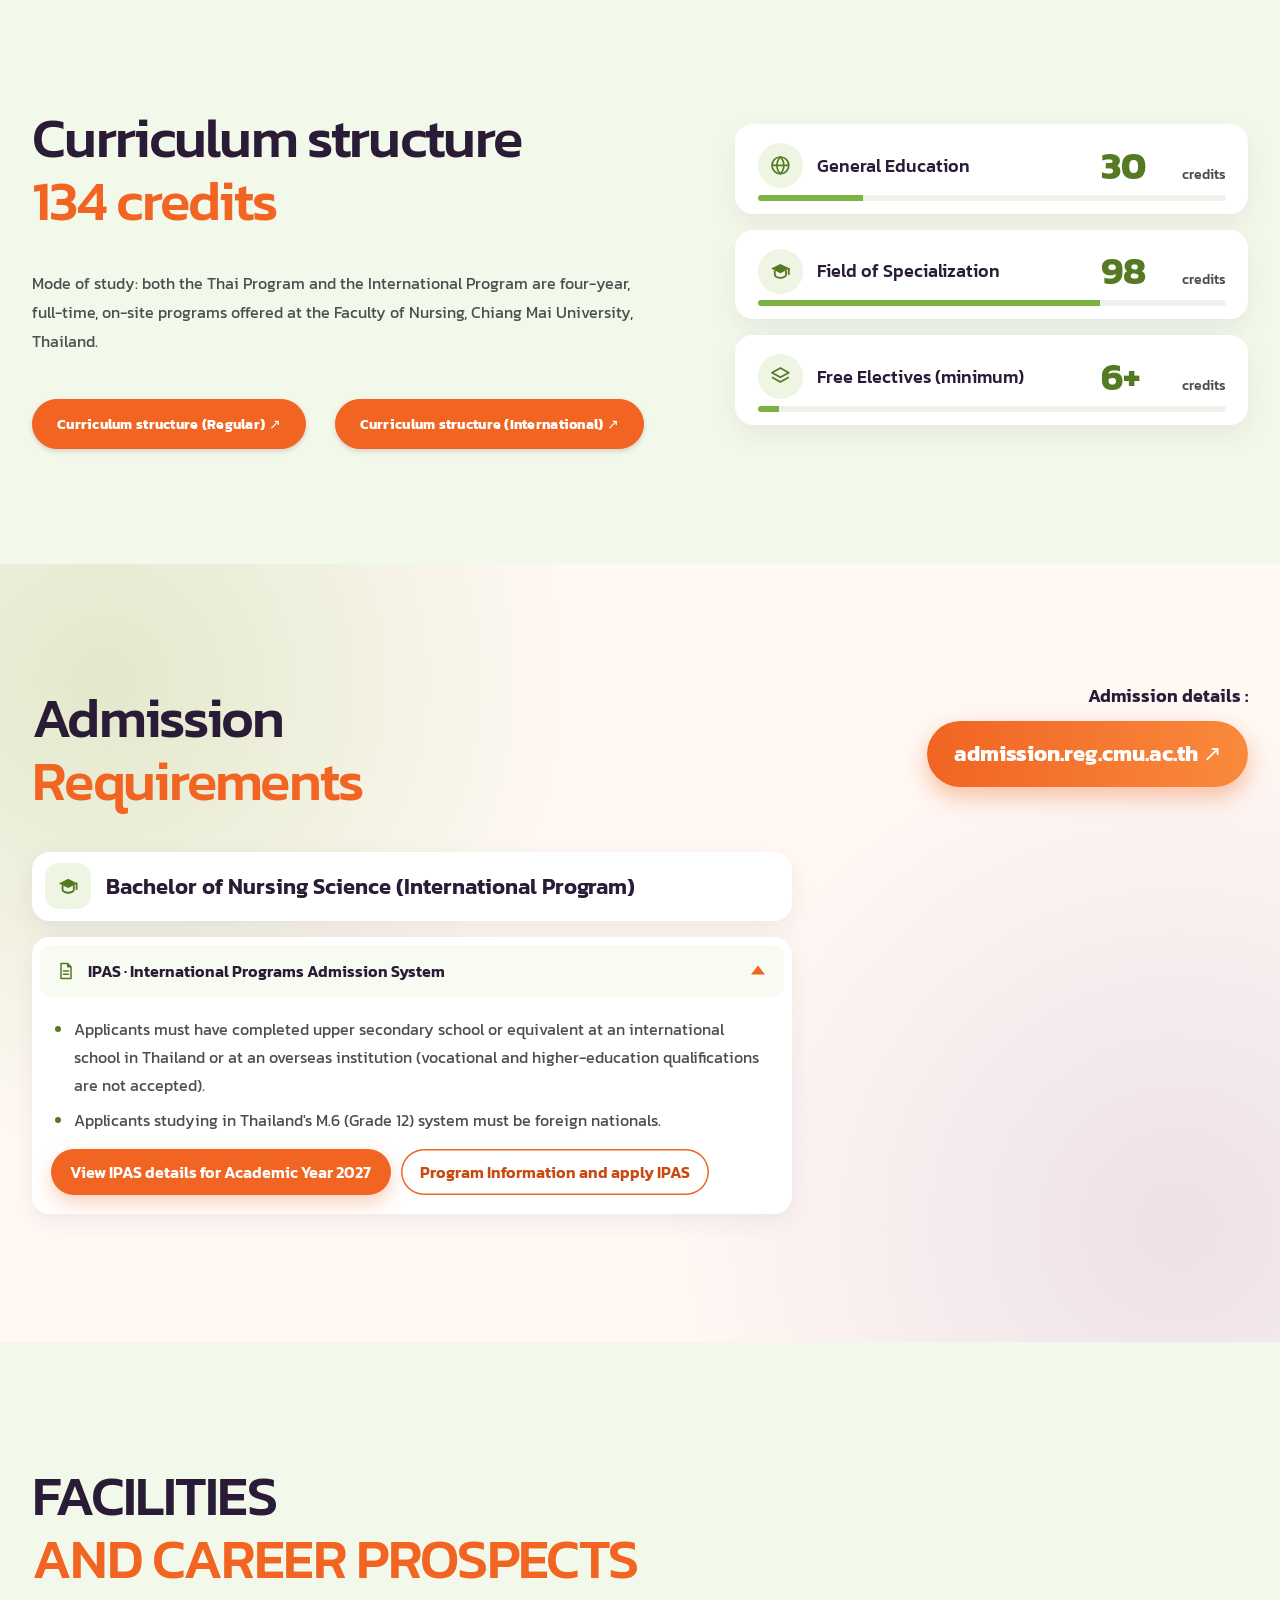
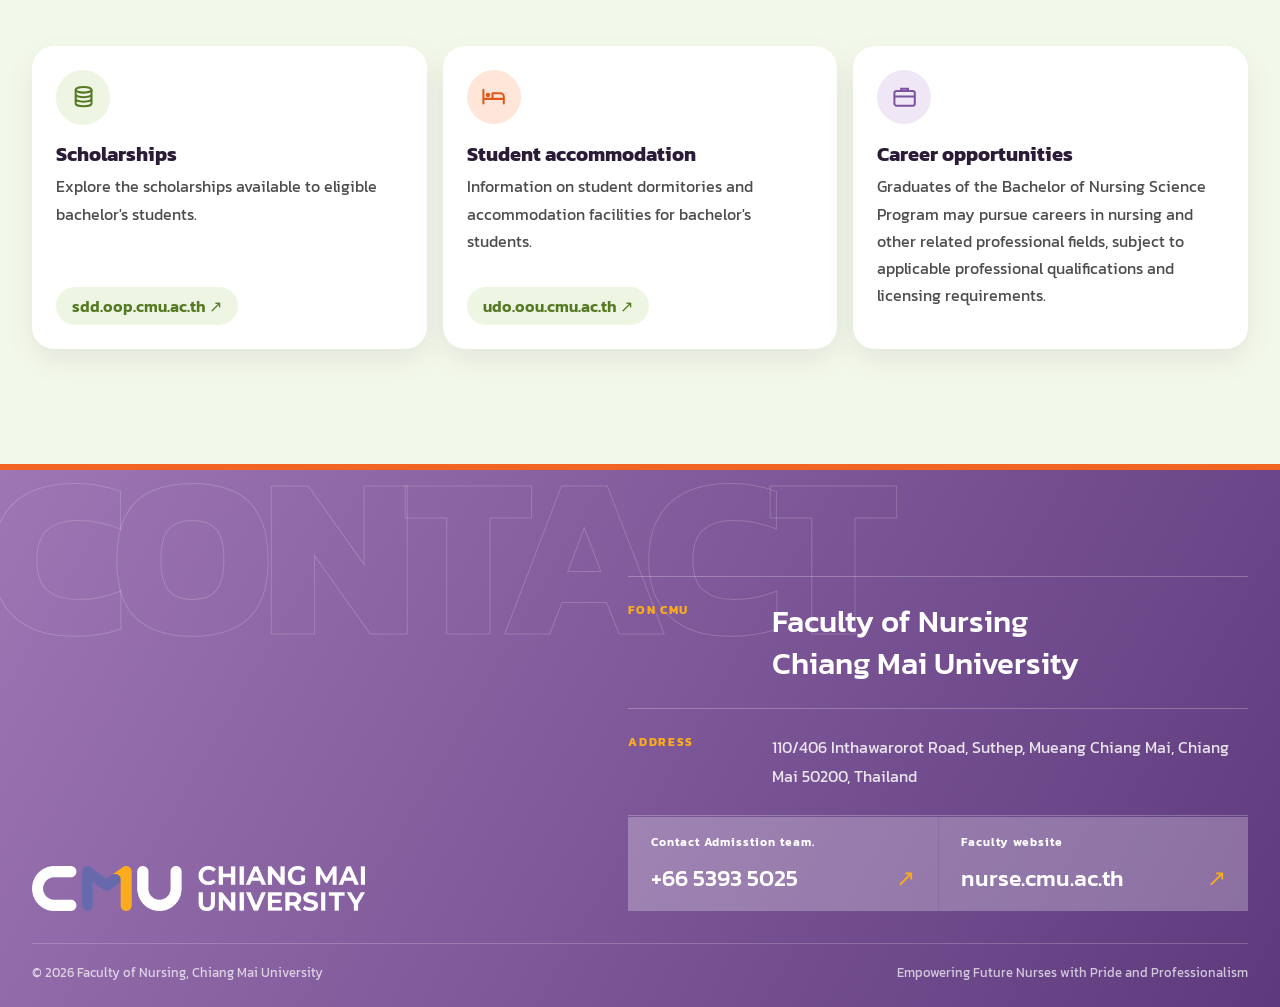
<file: undergraduate.html>
<!doctype html>
<html lang="th">
  <head>
    <meta charset="UTF-8" />
    <meta name="viewport" content="width=device-width, initial-scale=1.0" />
    <meta name="theme-color" content="#F16422" />
    <meta name="description" content="หลักสูตรพยาบาลศาสตรบัณฑิต (ไทย และนานาชาติ) คณะพยาบาลศาสตร์ มหาวิทยาลัยเชียงใหม่" />
    <title>ปริญญาตรี | คณะพยาบาลศาสตร์ มช.</title>
    <link rel="preconnect" href="https://fonts.googleapis.com" />
    <link rel="preconnect" href="https://fonts.gstatic.com" crossorigin />
    <link href="https://fonts.googleapis.com/css2?family=Kanit:wght@300;400;500;600;700&display=swap" rel="stylesheet" />
    <link rel="stylesheet" href="styles.css" />
    <link rel="stylesheet" href="experience.css" />
    <link rel="stylesheet" href="program-pages.css" />
    <link rel="stylesheet" href="campaign.css?v=20261026-7" />
    <link rel="stylesheet" href="brand.css?v=20261027-5" />
    <link rel="stylesheet" href="undergraduate.css?v=20261026-1" />
    <link rel="stylesheet" href="levels.css?v=20261024-1" />
    <link rel="stylesheet" href="degree-ui.css?v=20261027-35" />
    <!-- components.js draws the shared header/footer; script.js handles language, menu and reveal effects -->
    <script defer src="components.js?v=20261027-1"></script>
    <script defer src="script.js?v=20261026-11"></script>
  </head>
  <body class="degree-page level-ug ug-page" data-desc-th="หลักสูตรพยาบาลศาสตรบัณฑิต (ไทย และนานาชาติ) คณะพยาบาลศาสตร์ มหาวิทยาลัยเชียงใหม่" data-desc-en="Bachelor of Nursing Science (Thai and International programs), Faculty of Nursing, Chiang Mai University" data-title-th="ปริญญาตรี | คณะพยาบาลศาสตร์ มช." data-title-en="Bachelor's Degree | Faculty of Nursing, CMU">
    <div class="reading-progress" aria-hidden="true"></div>
    <a class="skip-link" href="#main-content" data-th="ข้ามไปยังเนื้อหาหลัก" data-en="Skip to main content">ข้ามไปยังเนื้อหาหลัก</a>
    <!-- Icon sprite (shared look with doctoral.html) -->
    <svg width="0" height="0" style="position:absolute" aria-hidden="true">
      <symbol id="i-cap" viewBox="0 0 24 24"><path d="M2 9l10-5 10 5-10 5z" fill="currentColor"/><path d="M6 11v5c0 1.5 3 3 6 3s6-1.5 6-3v-5" fill="none" stroke="currentColor" stroke-width="2" stroke-linejoin="round"/><path d="M21 9v6" stroke="currentColor" stroke-width="2" stroke-linecap="round"/></symbol>
      <symbol id="i-book" viewBox="0 0 24 24"><path d="M3 5.5C5.5 4 9 4 12 6c3-2 6.5-2 9-.5V19c-2.5-1.3-6-1.3-9 .5-3-1.8-6.5-1.8-9-.5z M12 6v13.5" fill="none" stroke="currentColor" stroke-width="1.8" stroke-linejoin="round"/></symbol>
      <symbol id="i-doc" viewBox="0 0 24 24"><path d="M6 3h8l4 4v14H6z M14 3v4h4 M9 12h6 M9 16h6" fill="none" stroke="currentColor" stroke-width="1.8" stroke-linejoin="round" stroke-linecap="round"/></symbol>
      <symbol id="i-coins" viewBox="0 0 24 24"><ellipse cx="12" cy="6" rx="7" ry="2.5" fill="none" stroke="currentColor" stroke-width="1.8"/><path d="M5 6v4c0 1.4 3.1 2.5 7 2.5s7-1.1 7-2.5V6 M5 10v4c0 1.4 3.1 2.5 7 2.5s7-1.1 7-2.5v-4 M5 14v4c0 1.4 3.1 2.5 7 2.5s7-1.1 7-2.5v-4" fill="none" stroke="currentColor" stroke-width="1.8"/></symbol>
      <symbol id="i-users" viewBox="0 0 24 24"><circle cx="9" cy="8" r="3.5" fill="currentColor"/><path d="M2 20c0-4 3.1-6.5 7-6.5s7 2.5 7 6.5z" fill="currentColor"/><circle cx="17" cy="9" r="2.6" fill="currentColor" opacity=".6"/><path d="M17 13.5c3 0 5 2 5 5.5h-4.5" fill="currentColor" opacity=".6"/></symbol>
      <symbol id="i-globe" viewBox="0 0 24 24"><circle cx="12" cy="12" r="9" fill="none" stroke="currentColor" stroke-width="1.8"/><path d="M3 12h18 M12 3c2.5 2.6 3.7 5.6 3.7 9s-1.2 6.4-3.7 9c-2.5-2.6-3.7-5.6-3.7-9S9.5 5.6 12 3z" fill="none" stroke="currentColor" stroke-width="1.8"/></symbol>
      <symbol id="i-home" viewBox="0 0 24 24"><path d="M3 11l9-7 9 7 M5.5 9.5V20h13V9.5" fill="none" stroke="currentColor" stroke-width="2" stroke-linejoin="round" stroke-linecap="round"/></symbol>
      <symbol id="i-clock" viewBox="0 0 24 24"><circle cx="12" cy="12" r="9" fill="none" stroke="currentColor" stroke-width="1.8"/><path d="M12 7v5l3.5 2" fill="none" stroke="currentColor" stroke-width="2" stroke-linecap="round" stroke-linejoin="round"/></symbol>
      <symbol id="i-pin" viewBox="0 0 24 24"><path d="M12 21s-7-6.2-7-11.5a7 7 0 0 1 14 0C19 14.8 12 21 12 21z" fill="none" stroke="currentColor" stroke-width="1.8" stroke-linejoin="round"/><circle cx="12" cy="9.5" r="2.5" fill="currentColor"/></symbol>
      <symbol id="i-layers" viewBox="0 0 24 24"><path d="M12 3l9 5-9 5-9-5z M3 13l9 5 9-5" fill="none" stroke="currentColor" stroke-width="1.8" stroke-linejoin="round"/></symbol>
      <symbol id="i-route" viewBox="0 0 24 24"><circle cx="6" cy="18" r="2.5" fill="currentColor"/><circle cx="18" cy="6" r="2.5" fill="currentColor"/><path d="M8.5 18H15a3 3 0 0 0 0-6H9a3 3 0 0 1 0-6h6.5" fill="none" stroke="currentColor" stroke-width="1.8" stroke-linecap="round"/></symbol>
      <symbol id="i-bed" viewBox="0 0 24 24"><path d="M3 18V6 M3 14h18v4 M21 14v-2a3 3 0 0 0-3-3h-7v5" fill="none" stroke="currentColor" stroke-width="1.8" stroke-linecap="round" stroke-linejoin="round"/><circle cx="7" cy="10.5" r="2" fill="currentColor"/></symbol>
      <symbol id="i-brief" viewBox="0 0 24 24"><rect x="3" y="7" width="18" height="13" rx="2" fill="none" stroke="currentColor" stroke-width="1.8"/><path d="M9 7V5h6v2 M3 12h18" fill="none" stroke="currentColor" stroke-width="1.8"/></symbol>
      <symbol id="i-chev" viewBox="0 0 24 24"><path d="M9 5l7 7-7 7" fill="none" stroke="currentColor" stroke-width="2.4" stroke-linecap="round" stroke-linejoin="round"/></symbol>
    </svg>
    <header class="site-header"></header>

    <main id="main-content">

      <!-- 1. Hero -->
      <section class="degree-hero" style="--level-glow:#faac1e">
        <div class="container degree-hero-grid">
          <div class="reveal">
            <div class="degree-breadcrumb"><a href="index.html"><svg class="dg-crumb-i" aria-hidden="true"><use href="#i-home"/></svg><span data-th="หน้าแรก" data-en="Home">หน้าแรก</span></a><span>/</span><span data-th="ปริญญาตรี" data-en="Bachelor's Degree">ปริญญาตรี</span></div>
            <h1 data-th="พยาบาลศาสตรบัณฑิต<em>หลักสูตรปกติ และนานาชาติ</em>" data-en="BACHELOR OF <em>NURSING SCIENCE</em>" data-lang-html>พยาบาลศาสตรบัณฑิต<em>หลักสูตรปกติ และนานาชาติ</em></h1>
            <p class="degree-lede" 
              data-th="เส้นทางวิชาชีพที่พร้อมให้เรียนรู้ทั้งภาคทฤษฎีและการฝึกปฏิบัติ ทักษะ และความเข้าใจในความเป็นมนุษย์ เพื่ออนาคตในวิชาชีพพยาบาล" 
              data-en="A career path that combines theory, practical skills, and human empathy, shaping your future in nursing through both Thai and international programs.">
              เส้นทางวิชาชีพที่พร้อมให้เรียนรู้ทั้งภาคทฤษฎีและการฝึกปฏิบัติ ทักษะ และความเข้าใจในความเป็นมนุษย์ เพื่ออนาคตในวิชาชีพพยาบาล
            </p>
            <div class="degree-actions dg-actions">
              <a class="dg-btn dg-btn-main" href="#programs"><span data-th="ข้อมูลหลักสูตร" data-en="Compare the programs">ข้อมูลหลักสูตร</span><span class="dg-btn-go"><svg class="dg-i" aria-hidden="true"><use href="#i-chev"/></svg></span></a>
              <a class="dg-btn dg-btn-ghost" href="#admission"><span data-th="ช่องทางการรับสมัคร" data-en="Admission routes">ช่องทางการรับสมัคร</span><svg class="dg-i dg-btn-chev" aria-hidden="true"><use href="#i-chev"/></svg></a>
              <a class="dg-btn dg-btn-ghost" href="https://www.canva.com/design/DAGhksxIUHM/OaiiQK26k6Ht51K5CVaKNA/view#1" target="_blank" rel="noopener">
                Program Outcomes <span aria-hidden="true">↗</span></a>
            </div>
            
          </div>
          <ul class="dg-types reveal reveal-delay-1">
            <li><a class="dg-type dg-c1" href="#programs"><span class="dg-type-icon"><svg class="dg-i" aria-hidden="true"><use href="#i-cap"/></svg></span><b data-th="หลักสูตรพยาบาลศาสตรบัณฑิต" data-en="Bachelor of Nursing Science">หลักสูตรพยาบาลศาสตรบัณฑิต</b><span class="dg-type-go"><svg class="dg-i" aria-hidden="true"><use href="#i-chev"/></svg></span></a></li>
            <li><a class="dg-type dg-c2" href="#programs"><span class="dg-type-icon"><svg class="dg-i" aria-hidden="true"><use href="#i-cap"/></svg></span><b data-th="หลักสูตรพยาบาลศาสตรบัณฑิต (นานาชาติ)" data-en="Bachelor of Nursing Science (International)">หลักสูตรพยาบาลศาสตรบัณฑิต (นานาชาติ)</b><span class="dg-type-go"><svg class="dg-i" aria-hidden="true"><use href="#i-chev"/></svg></span></a></li>
            <li><a class="dg-type dg-c3" href="#structure"><span class="dg-type-icon"><svg class="dg-i" aria-hidden="true"><use href="#i-clock"/></svg></span><b data-th="ระยะเวลาเรียน 4 ปี" data-en="4-year program">ระยะเวลาเรียน 4 ปี</b><span class="dg-type-go"><svg class="dg-i" aria-hidden="true"><use href="#i-chev"/></svg></span></a></li>
            <li><a class="dg-type dg-c4" href="#structure"><span class="dg-type-icon"><svg class="dg-i" aria-hidden="true"><use href="#i-pin"/></svg></span><b data-th="เรียน On-site เต็มรูปแบบ" data-en="Fully On-site">เรียน On-site เต็มรูปแบบ</b><span class="dg-type-go"><svg class="dg-i" aria-hidden="true"><use href="#i-chev"/></svg></span></a></li>
          </ul>
        </div>
      </section>

      <!-- 2. The two programs -->
      <section class="ug-section" id="programs">
        <div class="container">
          <div class="ug-programs">
            <article class="ug-program ug-program-thai reveal dg-pcard">
              <header class="dg-pcard-head"><span class="dg-pcard-icon"><svg class="dg-i" aria-hidden="true"><use href="#i-cap"/></svg></span><div>
              <h3 data-th="หลักสูตรพยาบาลศาสตรบัณฑิต" data-en="Bachelor of Nursing Science<br />(Regular Program)" data-lang-html>หลักสูตรพยาบาลศาสตรบัณฑิต</h3>
              <p class="ug-program-en" data-th="Bachelor of Nursing Science (Regular Program)" data-en="หลักสูตรพยาบาลศาสตรบัณฑิต">Bachelor of Nursing Science (Regular Program)</p>
              </div></header>
              <dl class="dg-rows">
                <div class="dg-row"><svg class="dg-i" aria-hidden="true"><use href="#i-coins"/></svg><div><dt data-th="ค่าธรรมเนียมการศึกษา" data-en="Tuition Fees">ค่าธรรมเนียมการศึกษา</dt>
                <dd data-th="25,000 บาท / ภาคการศึกษาปกติ" data-en="25,000 Baht / regular semester">25,000 บาท / ภาคปกติ</dd>
                <dd data-th="12,500 บาท / ภาคการศึกษาฤดูร้อน" data-en="12,500 Baht / summer session">12,500 บาท / ภาคฤดูร้อน</dd></div></div>
                <div class="dg-row dg-row-route"><svg class="dg-i" aria-hidden="true"><use href="#i-route"/></svg><div><dt data-th="ช่องทางรับสมัคร" data-en="Admission routes">ช่องทางรับสมัคร</dt>
                <dd data-th="TCAS 1 · TCAS 2 · TCAS 3" data-en="TCAS 1 · TCAS 2 · TCAS 3">TCAS 1 · TCAS 2 · TCAS 3</dd></div></div>
              </dl>
              <a class="ug-link dg-more" href="#admission-thai" data-th="ดูคุณสมบัติผู้สมัคร →" data-en="View applicant requirements →">ดูคุณสมบัติผู้สมัคร →</a>
            </article>

            <article class="ug-program ug-program-intl reveal reveal-delay-1 dg-pcard">
              <header class="dg-pcard-head"><span class="dg-pcard-icon"><svg class="dg-i" aria-hidden="true"><use href="#i-cap"/></svg></span><div>
              <h3 data-th="หลักสูตรพยาบาลศาสตรบัณฑิต<br />(หลักสูตรนานาชาติ)" data-en="Bachelor of Nursing Science<br />(International Program)" data-lang-html>หลักสูตรพยาบาลศาสตรบัณฑิต<br />(หลักสูตรนานาชาติ)</h3>
              <p class="ug-program-en" data-th="Bachelor of Nursing Science (International Program)" data-en="หลักสูตรพยาบาลศาสตรบัณฑิต (หลักสูตรนานาชาติ)">Bachelor of Nursing Science (International Program)</p>
              </div></header>
              <dl class="dg-rows">
                <div class="dg-row"><svg class="dg-i" aria-hidden="true"><use href="#i-coins"/></svg><div><dt data-th="ค่าธรรมเนียม · นักศึกษาไทย" data-en="Tuition Fees · Thai students">นักศึกษาไทย</dt>
                <dd data-th="50,000 บาท / ภาคปกติ · 25,000 บาท / ภาคฤดูร้อน" data-en="50,000 Baht / regular semester · 25,000 Baht / summer session">50,000 บาท / ภาคปกติ · 25,000 บาท / ภาคฤดูร้อน</dd></div></div>
                <div class="dg-row"><svg class="dg-i" aria-hidden="true"><use href="#i-coins"/></svg><div><dt data-th="ค่าธรรมเนียม · นักศึกษาสัญชาติอื่น" data-en="Tuition Fees · other nationalities">นักศึกษาสัญชาติอื่น</dt>
                <dd data-th="70,000 บาท / ภาคปกติ · 33,000 บาท / ภาคฤดูร้อน" data-en="70,000 Baht / regular semester · 33,000 Baht / summer session">70,000 บาท / ภาคปกติ · 33,000 บาท / ภาคฤดูร้อน</dd></div></div>
                <div class="dg-row dg-row-route"><svg class="dg-i" aria-hidden="true"><use href="#i-route"/></svg><div><dt data-th="ช่องทางรับสมัคร" data-en="Admission routes">ช่องทางรับสมัคร</dt>
                <dd data-th="TCAS 2 · TCAS 3 · IPAS" data-en="TCAS 2 · TCAS 3 · IPAS">TCAS 2 · TCAS 3 · IPAS</dd></div></div>
              </dl>
              <a class="ug-link dg-more" href="#admission-intl" data-th="ดูคุณสมบัติผู้สมัคร →" data-en="View applicant requirements →">ดูคุณสมบัติผู้สมัคร →</a>
            </article>
          </div>
        </div>
      </section>

      <!-- 3. Curriculum structure + mode of study (shared by both programs) -->
      <section class="ug-section ug-section-tint" id="structure">
        <div class="container ug-split">
          <div class="dg-head ug-heading reveal">
            <h2 data-th="โครงสร้างตลอดหลักสูตร<em>134 หน่วยกิต</em>" data-en="Curriculum structure<em>134 credits</em>" data-lang-html>โครงสร้างหลักสูตร<em>134 หน่วยกิต</em></h2>
            <p data-th="รูปแบบการเรียน: จัดการเรียนการสอนเต็มเวลา 4 ปี ในรูปแบบ On-site ณ คณะพยาบาลศาสตร์ มหาวิทยาลัยเชียงใหม่ ประเทศไทย ทั้งหลักสูตรปกติและหลักสูตรนานาชาติ" 
              data-en="Mode of study: both the Thai Program and the International Program are four-year, full-time, on-site programs offered at the Faculty of Nursing, Chiang Mai University, Thailand.">
              รูปแบบการเรียน: จัดการเรียนการสอนเต็มเวลา 4 ปี ในรูปแบบ On-site ณ คณะพยาบาลศาสตร์ มหาวิทยาลัยเชียงใหม่ ประเทศไทย ทั้งหลักสูตรปกติและหลักสูตรนานาชาติ
            </p>
            <a class="button button-primary dg-mis" 
            href="https://www.mis.cmu.ac.th/TQF/TQF2/CurriculumPublic.aspx?EID=c9295d13-9f40-45d9-93c1-11ea3060f0e5" 
            target="_blank" rel="noopener" 
            data-th="โครงสร้างหลักสูตร (ปกติ) ↗" 
            data-en="Curriculum structure (Regular) ↗">โครงสร้างหลักสูตร (ปกติ) ↗</a>

            <a class="button button-primary dg-mis" 
            href="https://www.mis.cmu.ac.th/TQF/TQF2/CurriculumPublic.aspx?EID=799281b0-ed48-4d40-b621-f1f36ac530ce" 
            target="_blank" rel="noopener" 
            data-th="โครงสร้างหลักสูตร (นานาชาติ) ↗" 
            data-en="Curriculum structure (International) ↗">โครงสร้างหลักสูตร (นานาชาติ) ↗</a>
          </div>
          <ul class="ug-credits dg-credits reveal reveal-delay-1">
            <li class="dg-credit" style="--w:22.4%"><svg class="dg-i" aria-hidden="true"><use href="#i-globe"/></svg><span data-th="หมวดวิชาศึกษาทั่วไป" data-en="General Education">หมวดวิชาศึกษาทั่วไป</span><p><b>30</b><small data-th="หน่วยกิต" data-en="credits">หน่วยกิต</small></p></li>
            <li class="dg-credit" style="--w:73.1%"><svg class="dg-i" aria-hidden="true"><use href="#i-cap"/></svg><span data-th="หมวดวิชาเฉพาะ" data-en="Field of Specialization">หมวดวิชาเฉพาะ</span><p><b>98</b><small data-th="หน่วยกิต" data-en="credits">หน่วยกิต</small></p></li>
            <li class="dg-credit" style="--w:4.5%"><svg class="dg-i" aria-hidden="true"><use href="#i-layers"/></svg><span data-th="หมวดวิชาเลือกเสรี (ไม่น้อยกว่า)" data-en="Free Electives (minimum)">หมวดวิชาเลือกเสรี (ไม่น้อยกว่า)</span><p><b>6+</b><small data-th="หน่วยกิต" data-en="credits">หน่วยกิต</small></p></li>
          </ul>
        </div>
      </section>

      <!-- 4. Admission routes (open/close with native <details>, no JavaScript) -->
      <section class="ug-section" id="admission">
        <div class="container">
          <div class="dg-head ug-heading ug-heading-row reveal">
            <h2 data-th="การรับเข้าศึกษา<em>และคุณสมบัติผู้สมัคร</em>" 
              data-en="Admission <em>Requirements</em>" data-lang-html>
              ช่องทางการรับเข้าศึกษา<em>และคุณสมบัติผู้สมัคร</em>
            </h2>
            <p class="ug-note"><span data-th="รายละเอียดการรับสมัคร :" data-en="Admission details : ">
              รายละเอียดการรับสมัครทั้งหมด:</span> 
              <a href="https://admission.reg.cmu.ac.th/" target="_blank" rel="noopener">
                admission.reg.cmu.ac.th ↗
              </a>
            </p>
          </div>

          <div class="ug-admission-grid">
            <div id="admission-thai" class="th-only">
              <div class="dg-track"><svg class="dg-i dg-track-i" aria-hidden="true"><use href="#i-cap"/></svg><h3 class="ug-track ug-track-thai">หลักสูตรพยาบาลศาสตรบัณฑิต</h3></div>
              <details class="ug-round">
                <summary><svg class="dg-i dg-sum-i" aria-hidden="true"><use href="#i-doc"/></svg>TCAS รอบที่ 1 แฟ้มสะสมผลงาน (Portfolio)</summary>
                <ul>
                  <li>สำหรับนักเรียนหรือผู้ที่สำเร็จการศึกษาแล้วในหลักสูตรแกนกลางการศึกษาขั้นพื้นฐานฯ</li>
                  <li>ผู้สมัครต้องมีสัญชาติไทยเท่านั้น</li>
                  <li>ต้องเป็นผู้ที่อยู่ในประเทศไทยอย่างถูกต้องตามกฎหมาย</li>
                  <li>มีเรียงความตามหัวข้อที่คณะกำหนด</li>
                  <li>เป็นผู้ได้รับประกาศเกียรติคุณการกระทำความดี มีคุณธรรม จริยธรรม การอุทิศตนเพื่อช่วยเหลือชุมชน และความประพฤติที่แสดงว่าเป็นผู้กระทำความดี</li>
                  <li>คุณสมบัติด้านสุขภาพ ของผู้สมัครเข้าศึกษาคณะพยาบาลศาสตร์ มหาวิทยาลัยเชียงใหม่</li>
                </ul>
              </details>

              <details class="ug-round">
                <summary><svg class="dg-i dg-sum-i" aria-hidden="true"><use href="#i-doc"/></svg>TCAS รอบที่ 2 โควตา (Quota)</summary>
                <ol class="ug-quota">
                  <li><h4>โควตาภาคเหนือ</h4>
                  <ul>
                    <li>สำหรับนักเรียนในหลักสูตรแกนกลางการศึกษาขั้นพื้นฐานฯ</li>
                    <li>เป็นผู้ที่กำลังศึกษาชั้นมัธยมศึกษาปีที่ 6 และเป็นนักเรียนระดับชั้นมัธยมศึกษาปีที่ 4-6 ตามหลักสูตรแกนกลางการศึกษาขั้นพื้นฐาน พุทธศักราช 2551 ในสังกัดโรงเรียนมัธยมศึกษาในเขตพัฒนาภาคเหนือ ที่สังกัดสำนักงานคณะกรรมการการศึกษาขั้นพื้นฐาน หรือสำนักงานคณะกรรมการการศึกษาเอกชน หรือสังกัดสำนักงานปลัดกระทรวงการอุดมศึกษา วิทยาศาสตร์ วิจัยและนวัตกรรม หรือสังกัดองค์กรปกครองส่วนท้องถิ่น ทั้ง 3 ปี</li>
                    <li>ต้องเป็นผู้ที่อยู่ในประเทศไทยอย่างถูกต้องตามกฎหมาย</li>
                    <li>คุณสมบัติด้านสุขภาพ ของผู้สมัครเข้าศึกษาคณะพยาบาลศาสตร์ มหาวิทยาลัยเชียงใหม่</li>
                  </ul>
                  </li>
                  <li><h4>โครงการเด็กดีมีที่เรียน</h4>
                  <ul>
                    <li>สำหรับนักเรียนในหลักสูตรแกนกลางการศึกษาขั้นพื้นฐานฯ</li>
                    <li>เป็นผู้กำลังศึกษาชั้นมัธยมศึกษาปีที่ 6 มีผลการเรียนเฉลี่ยสะสมชั้นมัธยมศึกษาปีที่ 4-6 (5 เทอม) ไม่น้อยกว่า 3.50</li>
                    <li>เป็นผู้ที่ได้รับการคัดเลือกและได้รับหนังสือรับรองจากโรงเรียนเท่านั้น โดยโรงเรียนสามารถเสนอชื่อได้ไม่เกิน 2 คนต่อรอบ และผู้สมัครทั้ง 2 คนไม่สามารถสมัครในรหัสโครงการเดียวกัน ทั้งนี้ ผู้สมัครต้องมีคุณสมบัติตามเอกสารแนบท้ายประกาศการรับบุคคลเข้าศึกษาในโครงการเด็กดีมีที่เรียน มหาวิทยาลัยเชียงใหม่</li>
                    <li>ต้องเป็นผู้ที่อยู่ในประเทศไทยอย่างถูกต้องตามกฎหมาย</li>
                    <li>เป็นผู้ได้รับประกาศเกียรติคุณการกระทำความดี มีคุณธรรม จริยธรรม การอุทิศตนเพื่อช่วยเหลือชุมชน และความประพฤติที่แสดงว่าเป็นผู้กระทำความดี</li>
                    <li>คุณสมบัติด้านสุขภาพ ของผู้สมัครเข้าศึกษาคณะพยาบาลศาสตร์ มหาวิทยาลัยเชียงใหม่</li>
                  </ul>
                  </li>
                  <li><h4>โครงการผู้ช่วยพยาบาลเข้าศึกษาต่อในหลักสูตรพยาบาลศาสตรบัณฑิต</h4>
                  <ul>
                    <li>เป็นผู้ที่สำเร็จการศึกษาแล้วในหลักสูตรแกนกลางการศึกษาขั้นพื้นฐานฯ</li>
                    <li>เป็นผู้ที่สำเร็จการศึกษาในหลักสูตรประกาศนียบัตรผู้ช่วยพยาบาล</li>
                    <li>ปฏิบัติงานในโรงพยาบาลมหาราชนครเชียงใหม่มาแล้วไม่ต่ำกว่า 5 ปี</li>
                    <li>ได้รับอนุญาตจากฝ่ายการพยาบาล โรงพยาบาลมหาราชนครเชียงใหม่ ในการเข้าศึกษาต่อในระดับปริญญาตรี</li>
                  </ul>
                  </li>
                </ol>
              </details>

              <details class="ug-round">
                <summary><svg class="dg-i dg-sum-i" aria-hidden="true"><use href="#i-doc"/></svg>TCAS รอบที่ 3 รับตรงร่วมกัน (Admission)</summary>
                <ul>
                  <li>สำหรับหลักสูตรแกนกลางการศึกษาขั้นพื้นฐานฯ</li>
                  <li>เป็นผู้สำเร็จการศึกษาชั้นมัธยมศึกษาปีที่ 6</li>
                  <li>ต้องเป็นผู้ที่อยู่ในประเทศไทยอย่างถูกต้องตามกฎหมาย</li>
                  <li>คุณสมบัติด้านสุขภาพ ของผู้สมัครเข้าศึกษาคณะพยาบาลศาสตร์ มหาวิทยาลัยเชียงใหม่</li>
                </ul>
              </details>
            </div>

            <div id="admission-intl">
              <div class="dg-track"><svg class="dg-i dg-track-i" aria-hidden="true"><use href="#i-cap"/></svg><h3 class="ug-track ug-track-intl" data-th="หลักสูตรพยาบาลศาสตรบัณฑิต (หลักสูตรนานาชาติ)" data-en="Bachelor of Nursing Science (International Program)">หลักสูตรพยาบาลศาสตรบัณฑิต (หลักสูตรนานาชาติ)</h3></div>

              <details class="ug-round th-only">
                <summary><svg class="dg-i dg-sum-i" aria-hidden="true"><use href="#i-doc"/></svg>TCAS รอบที่ 2 โควตา (Quota) · โควตาภาคเหนือ</summary>
                <ul>
                  <li>สำหรับนักเรียนในหลักสูตรแกนกลางการศึกษาขั้นพื้นฐานฯ</li>
                  <li>เป็นผู้ที่กำลังศึกษาชั้นมัธยมศึกษาปีที่ 6 และเป็นนักเรียนระดับชั้นมัธยมศึกษาปีที่ 4-6 ตามหลักสูตรแกนกลางการศึกษาขั้นพื้นฐาน พุทธศักราช 2551 ในสังกัดโรงเรียนมัธยมศึกษาในเขตพัฒนาภาคเหนือ ที่สังกัดสำนักงานคณะกรรมการการศึกษาขั้นพื้นฐาน หรือสำนักงานคณะกรรมการการศึกษาเอกชน หรือสังกัดสำนักงานปลัดกระทรวงการอุดมศึกษา วิทยาศาสตร์ วิจัยและนวัตกรรม หรือสังกัดองค์กรปกครองส่วนท้องถิ่น ทั้ง 3 ปี</li>
                  <li>ต้องเป็นผู้ที่อยู่ในประเทศไทยอย่างถูกต้องตามกฎหมาย</li>
                  <li>คุณสมบัติด้านสุขภาพ ของผู้สมัครเข้าศึกษาคณะพยาบาลศาสตร์ มหาวิทยาลัยเชียงใหม่</li>
                </ul>
              </details>

              <details class="ug-round th-only">
                <summary><svg class="dg-i dg-sum-i" aria-hidden="true"><use href="#i-doc"/></svg>TCAS รอบที่ 3 รับตรงร่วมกัน (Admission)</summary>
                <ul>
                  <li>สำหรับหลักสูตรแกนกลางการศึกษาขั้นพื้นฐานฯ</li>
                  <li>เป็นผู้สำเร็จการศึกษาชั้นมัธยมศึกษาปีที่ 6</li>
                  <li>ต้องเป็นผู้ที่อยู่ในประเทศไทยอย่างถูกต้องตามกฎหมาย</li>
                  <li>คุณสมบัติด้านสุขภาพ ของผู้สมัครเข้าศึกษาคณะพยาบาลศาสตร์ มหาวิทยาลัยเชียงใหม่</li>
                </ul>
              </details>

              <details class="ug-round th-only">
                <summary><svg class="dg-i dg-sum-i" aria-hidden="true"><use href="#i-doc"/></svg>IPAS · International Programs Admission System</summary>
                <ul>
                  <li>ผู้สมัครต้องสำเร็จการศึกษาระดับมัธยมปลายหรือเทียบเท่าจากโรงเรียนนานาชาติในไทย หรือจากสถาบันต่างประเทศ (โดยไม่รับวุฒิสายอาชีพและระดับอุดมศึกษา)</li>
                  <li>หากศึกษาในระบบ ม.6 ของไทย จะต้องเป็นนักเรียนชาวต่างชาติเท่านั้น</li>
                </ul>
                <a class="ug-link dg-ipas-main" href="ipas.html" data-th="ดูรายละเอียด IPAS ปีการศึกษา 2027" data-en="View IPAS details for Academic Year 2027">ดูรายละเอียด IPAS ปีการศึกษา 2027</a>
                <a class="ug-link dg-ipas-alt" href="https://admission.reg.cmu.ac.th/ipas/index.php" target="_blank">Program Information and apply IPAS</a>
              </details>

              <details class="ug-round en-only" open>
                <summary><svg class="dg-i dg-sum-i" aria-hidden="true"><use href="#i-doc"/></svg>IPAS · International Programs Admission System</summary>
                <ul>
                  <li>Applicants must have completed upper secondary school or equivalent at an international school in Thailand or at an overseas institution (vocational and higher-education qualifications are not accepted).</li>
                  <li>Applicants studying in Thailand's M.6 (Grade 12) system must be foreign nationals.</li>
                </ul>
                <a class="ug-link dg-ipas-main" href="ipas.html" data-th="ดูรายละเอียด IPAS ปีการศึกษา 2027" data-en="View IPAS details for Academic Year 2027">ดูรายละเอียด IPAS ปีการศึกษา 2027</a>
                <a class="ug-link dg-ipas-alt" href="https://admission.reg.cmu.ac.th/ipas/index.php" target="_blank">Program Information and apply IPAS</a>
              </details>
            </div>
          </div>
        </div>
      </section>

      <!-- 5. Support after admission -->
      <section class="ug-section ug-section-tint" id="support">
        <div class="container">
          <div class="dg-head ug-heading reveal">
            <h2 data-th="สิ่งอำนวยความสะดวก<em>และอนาคตหลังเรียนจบ</em>" data-en="FACILITIES <em>AND CAREER PROSPECTS</em>" data-lang-html>ทุน ที่พัก<em>และอนาคตหลังเรียนจบ</em></h2>
          </div>
          <div class="ug-support">
            <article class="ug-card reveal dg-scard">
              <span class="dg-badge"><svg class="dg-i" aria-hidden="true"><use href="#i-coins"/></svg></span>
              <h3 data-th="ทุนการศึกษา" data-en="Scholarships">ทุนการศึกษา</h3>
              <p data-th="ศึกษาข้อมูลทุนการศึกษาที่สามารถสมัครได้" data-en="Explore the scholarships available to eligible bachelor's students.">ศึกษาข้อมูลทุนการศึกษาที่สามารถสมัครได้</p>
              <a class="ug-link" href="https://sdd.oop.cmu.ac.th/service/scholarship" target="_blank" rel="noopener">sdd.oop.cmu.ac.th ↗</a>
            </article>
            <article class="ug-card reveal reveal-delay-1 dg-scard">
              <span class="dg-badge"><svg class="dg-i" aria-hidden="true"><use href="#i-bed"/></svg></span>
              <h3 data-th="หอพักนักศึกษา" data-en="Student accommodation">หอพักนักศึกษา</h3>
              <p data-th="ข้อมูลหอพักและสิ่งอำนวยความสะดวกสำหรับนักศึกษาปริญญาตรี" data-en="Information on student dormitories and accommodation facilities for bachelor's students.">ข้อมูลหอพักและสิ่งอำนวยความสะดวกสำหรับนักศึกษาปริญญาตรี</p>
              <a class="ug-link" href="https://udo.oou.cmu.ac.th/" target="_blank" rel="noopener">udo.oou.cmu.ac.th ↗</a>
            </article>
            <article class="ug-card reveal reveal-delay-2 dg-scard">
              <span class="dg-badge"><svg class="dg-i" aria-hidden="true"><use href="#i-brief"/></svg></span>
              <h3 data-th="อนาคตหลังสำเร็จการศึกษา" data-en="Career opportunities">อนาคตหลังสำเร็จการศึกษา</h3>
              <p data-th="ผู้สำเร็จการศึกษาจากหลักสูตรพยาบาลศาสตรบัณฑิต สามารถประกอบอาชีพด้านการพยาบาลและวิชาชีพอื่น ๆ ที่เกี่ยวข้องได้ ทั้งนี้ ต้องเป็นไปตามคุณสมบัติทางวิชาชีพและข้อกำหนดในการได้รับใบอนุญาตประกอบวิชาชีพที่เกี่ยวข้อง" 
              data-en="Graduates of the Bachelor of Nursing Science Program may pursue careers in nursing and other related professional fields, subject to applicable professional qualifications and licensing requirements.">ผู้สำเร็จการศึกษาจากหลักสูตรพยาบาลศาสตรบัณฑิต สามารถประกอบอาชีพด้านการพยาบาลและวิชาชีพอื่น ๆ ที่เกี่ยวข้องได้ ทั้งนี้ ต้องเป็นไปตามคุณสมบัติทางวิชาชีพและข้อกำหนดในการได้รับใบอนุญาตประกอบวิชาชีพที่เกี่ยวข้อง</p>
            </article>
          </div>
        </div>
      </section>

    </main>

    <footer class="site-footer"></footer>
  </body>
</html>
</file>
<file: styles.css>
:root {
  /* CMU Nursing CI — single source of truth (see brand.css for usage) */
  --ci-orange: #F16422;        /* สีแสด — ริบบิ้นโลโก้คณะ */
  --ci-orange-deep: #C94A10;   /* ปุ่ม/ข้อความบนพื้นขาว (AA) */
  --ci-orange-light: #FAAC1E;
  --ci-orange-soft: #FFB08B;
  --ci-orange-tint: #FFF3EC;
  --ci-gold: #FAAC1E;          /* เหลืองทอง CI */
  --ci-gold-soft: #FDD58A;
  --ci-gold-tint: #FFF6E3;
  --ci-purple: #9E76B4;        /* ม่วง CI (C40 M60) */
  --ci-purple-strong: #7D52A0; /* ม่วงเข้มสำหรับวางตัวอักษรขาวขนาดเล็ก (AA) */
  --ci-purple-light: #B99BCB;
  --ci-purple-deep: #5E3A7D;
  --ci-purple-soft: #E2D4EA;
  --ci-purple-tint: #F5F0F8;
  --ci-gray: #9F9E9E;          /* เทาโลโก้ — เส้น/องค์ประกอบ */
  --ci-gray-dark: #4D4D4D;     /* เทาข้อความ */
  --plum: var(--ci-purple);
  --plum-deep: var(--ci-purple-strong);
  --mauve: var(--ci-purple);
  --coral: var(--ci-orange-light);
  --sunset: var(--ci-orange);
  --ci-orange-dark: var(--ci-orange-deep);
  --cream: #FFF8F3;
  --paper: var(--ci-orange-tint);
  --white: #ffffff;
  --ink: #2A1B36;
  --muted: var(--ci-gray-dark);
  --line: rgba(70, 42, 94, 0.12);
  --serif: "Kanit", "Noto Sans Thai", sans-serif;
  --sans: "Kanit", "DM Sans", "Noto Sans Thai", sans-serif;
  --thai: "Kanit", "Noto Sans Thai", sans-serif;
  --radius-lg: 2.25rem;
  --shadow: 0 1.5rem 4rem rgba(94, 58, 125, 0.12);
  color: var(--ink);
  font-family: var(--thai);
  background: var(--cream);
  font-synthesis: none;
}

* { box-sizing: border-box; }
html { scroll-behavior: smooth; }
body { margin: 0; min-width: 320px; background: var(--cream); overflow-x: hidden; }
body.menu-open { overflow: hidden; }
img { display: block; max-width: 100%; }
a { color: inherit; text-decoration: none; }
button { color: inherit; font: inherit; }

.container { width: min(100% - 3rem, 1180px); margin-inline: auto; }
.skip-link { position: fixed; z-index: 100; top: -4rem; left: 1rem; background: var(--ink); color: var(--white); padding: .7rem 1rem; border-radius: 0 0 .6rem .6rem; transition: top .2s; }
.skip-link:focus { top: 0; }

.site-header { position: absolute; z-index: 20; inset: 0 0 auto; color: var(--white); }
.site-header.is-scrolled { position: fixed; color: var(--white); background: rgba(241, 100, 34, .96); box-shadow: 0 8px 30px rgba(0, 0, 0, 0.08); backdrop-filter: blur(16px); animation: navDrop .3s ease both; }
.site-header.is-scrolled .menu-toggle { border-color: rgba(255,255,255,.42); }
.site-header.is-scrolled .button-dark { background: var(--ci-orange); box-shadow: inset 0 0 0 1px rgba(255,255,255,.35); }
.nav-wrap { min-height: 86px; display: flex; align-items: center; justify-content: space-between; gap: 2rem; }
.brand { display: inline-flex; align-items: center; gap: .7rem; letter-spacing: .08em; }
.brand-mark { display: inline-flex; align-items: end; gap: 3px; height: 30px; width: 27px; }
.brand-mark span { display: block; width: 7px; border-radius: 9px 9px 2px 2px; background: currentColor; transform: skew(-15deg); }
.brand-mark span:nth-child(1) { height: 17px; opacity: .65; }
.brand-mark span:nth-child(2) { height: 25px; }
.brand-mark span:nth-child(3) { height: 20px; opacity: .8; }
.brand-copy { display: grid; line-height: 1; gap: .25rem; }
.brand-copy strong { font: 700 1.3rem/1 var(--sans); letter-spacing: .12em; }
.brand-copy small { font: 600 .49rem/1 var(--sans); letter-spacing: .17em; opacity: .8; }
.desktop-nav { display: flex; align-items: center; gap: clamp(1.2rem, 3vw, 3rem); margin-left: auto; }
.desktop-nav a, .mobile-nav a { font: 500 1.1rem var(--sans); letter-spacing: .06em; transition: opacity .2s, transform .2s; }
.desktop-nav a:hover, .mobile-nav a:hover { opacity: .7; transform: translateY(-2px); }
.nav-actions { display: flex; align-items: center; gap: .85rem; }
.language-toggle { border: 1px solid var(--ci-orange); border-radius: 8px; padding: .1rem .7rem; background: rgba(255,255,255,.1); color: currentColor; cursor: pointer; font: 700 .72rem var(--sans); letter-spacing: .08em; backdrop-filter: blur(12px); }
.language-toggle .lang-en { opacity: .52; }
.language-toggle.is-en .lang-th { opacity: .52; }
.language-toggle.is-en .lang-en { opacity: 1; }
.lang-divider { opacity: .45; margin: 0 .12rem; }
.button { display: inline-flex; align-items: center; justify-content: center; gap: .7rem; min-height: 48px; padding: .8rem 1.25rem; border: 1px solid transparent; border-radius: 999px; cursor: pointer; font: 700 .75rem var(--sans); letter-spacing: .02em; transition: transform .25s, box-shadow .25s, background .25s; }
.button:hover { transform: translateY(-3px); box-shadow: 0 .8rem 1.5rem rgba(94, 58, 125, .16); }
.button-small { min-height: 38px; padding: .55rem 1rem; font-size: .66rem; }
.button-dark { background: var(--ci-orange); color: var(--white); }
.button-primary { background: var(--ci-orange); color: var(--white); box-shadow: 0 .6rem 1.5rem rgba(241, 100, 34, .28); }
.button-light { background: var(--ci-orange); color: var(--white); box-shadow: inset 0 0 0 1px rgba(255,255,255,.35); }
.button-arrow { font-size: 1rem; line-height: 0; }
.menu-toggle { display: none; width: 42px; height: 42px; border: 1px solid rgba(255,255,255,.25); border-radius: 50%; background: transparent; cursor: pointer; }
.menu-toggle span { display: block; width: 15px; height: 1px; margin: 4px auto; background: currentColor; transition: transform .2s; }
.mobile-nav { display: none; }

.hero { position: relative; min-height: 780px; padding: 9.4rem 0 5rem; overflow: hidden; color: var(--white); background: linear-gradient(122deg, #5e3a7d 0%, #7d52a0 36%, #f16422 74%, #f16422 100%); }
.hero::before { content: ""; position: absolute; inset: 0; opacity: .36; background: radial-gradient(circle at 10% 15%, rgba(255,255,255,.2), transparent 28%), radial-gradient(circle at 84% 65%, rgba(255,223,173,.26), transparent 28%), repeating-linear-gradient(115deg, transparent 0 7px, rgba(255,255,255,.025) 8px 9px); mix-blend-mode: screen; }
.hero::after { content: ""; position: absolute; right: -10%; bottom: -42%; width: 65%; height: 80%; border: 1px solid rgba(255,255,255,.25); border-radius: 50%; transform: rotate(-12deg); box-shadow: 0 0 0 34px rgba(255,255,255,.05), 0 0 0 68px rgba(255,255,255,.035); }
.hero-grid { position: relative; z-index: 1; min-height: 600px; display: grid; grid-template-columns: minmax(0, .94fr) minmax(450px, 1.06fr); align-items: center; gap: clamp(2rem, 7vw, 7rem); }
.hero-copy { max-width: 560px; padding-bottom: 2rem; }
.eyebrow { display: flex; align-items: center; gap: .7rem; margin: 0 0 1.4rem; font: 700 .64rem var(--sans); letter-spacing: .17em; }
.eyebrow-line { width: 29px; height: 1px; background: currentColor; opacity: .75; }
h1, h2, h3, p { margin-top: 0; }
h1, h2 { font-family: var(--serif); font-weight: 600; letter-spacing: -.045em; }
h1 { max-width: 620px; margin-bottom: 1.6rem; font-size: clamp(3.7rem, 7vw, 6.7rem); line-height: .98; }
h1 em, h2 em { font-style: italic; color: #ffd3bd; }
.hero-lede { max-width: 440px; margin-bottom: 2rem; color: rgba(255,255,255,.82); font-size: clamp(.95rem, 1.5vw, 1.1rem); line-height: 1.85; }
.hero-actions { display: flex; flex-wrap: wrap; align-items: center; gap: 1.4rem; }
.text-link { display: inline-flex; align-items: center; gap: .6rem; padding-bottom: .35rem; border-bottom: 1px solid currentColor; font: 700 .76rem var(--sans); letter-spacing: .03em; transition: gap .2s; }
.text-link:hover, .card-link:hover { gap: 1rem; }
.hero-note { display: flex; align-items: center; gap: .65rem; margin-top: 4.2rem; color: rgba(255,255,255,.72); font: 500 .68rem var(--sans); letter-spacing: .06em; }
.pulse-dot { width: 8px; height: 8px; border-radius: 50%; background: #ffd3bd; box-shadow: 0 0 0 6px rgba(255,210,178,.16); animation: pulse 2s ease-out infinite; }
.hero-visual { position: relative; min-height: 590px; }
.visual-glow { position: absolute; inset: 12% 3% 0; border-radius: 46% 54% 53% 47%; background: rgba(255,210,194,.27); filter: blur(14px); transform: rotate(16deg); }
.visual-orbit { position: absolute; z-index: 1; border: 1px solid rgba(255,255,255,.42); border-radius: 50%; pointer-events: none; }
.orbit-one { width: 106%; aspect-ratio: 1; top: 7%; left: -4%; transform: rotate(24deg); }
.orbit-two { width: 78%; aspect-ratio: 1; top: 18%; left: 12%; transform: rotate(-37deg); border-style: dashed; opacity: .55; }
.hero-photo { position: absolute; z-index: 2; overflow: hidden; border-radius: 52% 48% 18% 26%; box-shadow: 1.5rem 2rem 4rem rgba(94, 58, 125, .2); }
.photo-main { width: min(75%, 390px); aspect-ratio: .78; top: 8%; right: 10%; transform: rotate(5deg); }
.hero-photo img { width: 100%; height: 100%; object-fit: cover; }
.photo-overlay { position: absolute; inset: 0; background: linear-gradient(180deg, transparent 35%, rgba(70, 42, 94, .62)); }
.photo-label { position: absolute; right: 1.4rem; bottom: 1.25rem; left: 1.4rem; display: flex; justify-content: space-between; align-items: end; font: 600 .68rem var(--sans); letter-spacing: .05em; }
.photo-label span:first-child { font: 700 1.5rem var(--serif); }
.floating-card { position: absolute; z-index: 3; display: grid; gap: .55rem; padding: 1.05rem 1.2rem; background: rgba(255,255,255,.88); color: var(--ink); box-shadow: 0 1rem 2rem rgba(94, 58, 125, .14); backdrop-filter: blur(12px); }
.floating-card-top { top: 4%; left: 0; min-width: 155px; border-radius: 1.4rem 1.4rem 1.4rem .25rem; transform: rotate(-7deg); }
.floating-card-bottom { right: 0; bottom: 12%; display: flex; align-items: center; gap: .8rem; min-width: 200px; border-radius: .25rem 1.4rem 1.4rem 1.4rem; transform: rotate(5deg); }
.card-kicker, .program-type { color: var(--ci-orange); font: 700 .6rem var(--sans); letter-spacing: .12em; }
.floating-card strong { font: 600 1.25rem/1.05 var(--serif); }
.mini-arrow { position: absolute; right: 1rem; bottom: 1rem; color: var(--ci-orange); }
.sparkle { display: grid; place-items: center; width: 35px; height: 35px; border-radius: 50%; color: var(--white); background: var(--plum); font-size: 1.2rem; }
.floating-card-bottom strong { display: block; font: 600 1rem var(--serif); }
.floating-card-bottom small { display: block; margin-top: .2rem; color: var(--muted); font: .63rem var(--sans); }
.hero-scroll { position: absolute; z-index: 2; bottom: 2.4rem; left: 50%; display: flex; align-items: center; gap: 1rem; transform: translateX(-50%); font: 700 .58rem var(--sans); letter-spacing: .16em; white-space: nowrap; opacity: .8; }
.scroll-line { position: relative; display: inline-block; width: 50px; height: 1px; background: rgba(255,255,255,.5); }
.scroll-line::after { content: ""; position: absolute; inset: 0 auto 0 0; width: 13px; background: var(--white); animation: scrollLine 2s ease-in-out infinite; }

.section { padding: clamp(5.5rem, 10vw, 9.5rem) 0; }
.section-light { background: var(--paper); }
.intro-grid { display: grid; grid-template-columns: .12fr 1.15fr .65fr; gap: clamp(1.5rem, 6vw, 6rem); }
.section-index { margin: .45rem 0 0; color: var(--ci-orange); font: 700 .65rem var(--sans); letter-spacing: .15em; }
.intro-content { max-width: 640px; }
.intro-content h2, .section-heading h2, .journey h2, .stories h2, .international h2, .admissions h2 { margin-bottom: 1.7rem; font-size: clamp(2.7rem, 5.4vw, 5.1rem); line-height: .99; }
h2 em { color: var(--ci-orange); }
.intro-content > p:not(.eyebrow), .international-copy > p:not(.eyebrow):not(.section-index) { max-width: 570px; color: var(--muted); font-size: 1rem; line-height: 1.9; }
.dark-link { margin-top: 1.8rem; }
.intro-side { align-self: end; display: flex; gap: 1.2rem; padding-bottom: .5rem; }
.vertical-rule { width: 1px; min-height: 140px; background: linear-gradient(var(--coral), transparent); }
.intro-side p { min-width: 0; flex: 1 1 auto; margin: 0; color: var(--plum); font: italic 1.15rem/1.55 var(--serif); overflow-wrap: anywhere; }
.signature { align-self: end; margin-left: -8rem; padding-bottom: .1rem; color: var(--ci-orange); font: 700 .65rem var(--sans); letter-spacing: .08em; transform: translateY(2rem) rotate(-7deg); }

.section-heading { display: flex; align-items: end; justify-content: space-between; gap: 3rem; margin-bottom: 3.5rem; }
.section-heading h2 { margin-bottom: 0; }
.section-intro { max-width: 310px; margin: 0 0 .8rem; color: var(--muted); font-size: .9rem; line-height: 1.75; }
.program-grid { display: grid; grid-template-columns: repeat(3, 1fr); align-items: start; gap: 1.15rem; }
.program-card { position: relative; display: block; overflow: hidden; color: inherit; text-decoration: none; background: var(--white); border-radius: var(--radius-lg); box-shadow: 0 .6rem 2rem rgba(94, 58, 125, .05); transition: transform .35s, box-shadow .35s; cursor: pointer; }
.program-card:hover { transform: translateY(-10px); box-shadow: var(--shadow); }
.program-card:focus-visible { outline: 4px solid var(--ci-orange); outline-offset: 5px; box-shadow: var(--shadow); }
.program-card-tall { margin-top: 2.5rem; }
.program-number { position: absolute; z-index: 2; top: 1.2rem; left: 1.35rem; color: rgba(255,255,255,.75); font: 700 .63rem var(--sans); letter-spacing: .1em; }
.program-art { position: relative; height: 250px; overflow: hidden; display: grid; place-items: center; color: var(--white); }
.program-art::before { content: ""; position: absolute; width: 260px; height: 260px; border: 1px solid rgba(255,255,255,.35); border-radius: 50%; box-shadow: 0 0 0 20px rgba(255,255,255,.08), 0 0 0 41px rgba(255,255,255,.06); }
.art-undergrad { background: linear-gradient(135deg, var(--plum), var(--mauve)); }
.art-master { background: linear-gradient(135deg, var(--mauve), var(--coral)); }
.art-phd { background: linear-gradient(135deg, var(--coral), var(--ci-orange)); }
.art-circle { position: absolute; width: 115px; height: 115px; border-radius: 50%; background: rgba(255,241,220,.35); filter: blur(1px); }
.art-wave { position: absolute; width: 260px; height: 100px; border: 2px solid rgba(255,255,255,.55); border-width: 1px 0; border-radius: 50%; transform: rotate(-23deg); box-shadow: 0 15px 0 rgba(255,255,255,.22), 0 -15px 0 rgba(255,255,255,.12); }
.art-star { position: absolute; font-size: 5rem; color: rgba(255,250,222,.65); transform: rotate(14deg); }
.art-word { position: relative; z-index: 1; font: 700 clamp(2.2rem, 4vw, 3.3rem) var(--sans); letter-spacing: .16em; opacity: .92; }
.program-body { padding: 1.6rem 1.6rem 1.8rem; }
.program-body h3 { max-width: 240px; margin: .65rem 0 .65rem; font: 600 1.65rem/1.1 var(--serif); }
.program-body p { min-height: 72px; margin-bottom: 1.35rem; color: var(--muted); font-size: .84rem; line-height: 1.75; }
.card-link { display: inline-flex; align-items: center; gap: .55rem; color: var(--ci-orange-dark); font: 700 .72rem var(--sans); transition: gap .2s; }
.program-card:hover .card-link, .program-card:focus-visible .card-link { gap: 1rem; }

.journey { background: var(--cream); }
.journey-grid { display: grid; grid-template-columns: .8fr 1.1fr; gap: clamp(3rem, 11vw, 10rem); }
.journey-sticky { position: sticky; top: 7rem; align-self: start; }
.journey-sticky > p:not(.eyebrow):not(.section-index) { max-width: 360px; color: var(--muted); font-size: .9rem; line-height: 1.8; }
.journey-progress { position: relative; width: 100%; max-width: 250px; height: 2px; margin-top: 3.5rem; background: rgba(94, 58, 125,.15); overflow: hidden; }
.progress-fill { display: block; width: 38%; height: 100%; background: var(--ci-orange); animation: progressMove 4s ease-in-out infinite; }
.journey-steps { padding-top: 1.2rem; }
.journey-step { position: relative; display: grid; grid-template-columns: 45px 60px 1fr; align-items: start; gap: 1.25rem; padding: 2.2rem 0; border-top: 1px solid var(--line); }
.journey-step:last-child { border-bottom: 1px solid var(--line); }
.step-number { padding-top: .35rem; color: var(--ci-orange-dark); font: 700 .65rem var(--sans); letter-spacing: .12em; }
.step-icon { display: grid; place-items: center; width: 54px; height: 54px; border: 1px solid var(--ci-orange); border-radius: 50%; color: var(--ci-orange-dark); font: 1.5rem var(--serif); transition: transform .3s, background .3s, color .3s; }
.journey-step:hover .step-icon { transform: rotate(45deg); background: var(--ci-orange); color: var(--white); }
.journey-step h3 { margin: 0 0 .45rem; font: 600 2rem var(--serif); }
.journey-step p { max-width: 400px; margin: 0; color: var(--muted); font-size: .88rem; line-height: 1.8; }

.section-plum { position: relative; overflow: hidden; background: var(--plum-deep); color: var(--white); }
.section-plum::before { content: ""; position: absolute; width: 50vw; height: 50vw; top: -35%; right: -15%; border: 1px solid rgba(255,255,255,.12); border-radius: 50%; box-shadow: 0 0 0 45px rgba(255,255,255,.035), 0 0 0 90px rgba(255,255,255,.025); }
.stories-top { position: relative; display: flex; justify-content: space-between; gap: 3rem; align-items: end; margin-bottom: 3.5rem; }
.stories h2 { margin-bottom: 0; }
.stories-top > p { max-width: 340px; margin: 0 1rem .65rem 0; color: rgba(255,255,255,.62); font-size: .9rem; line-height: 1.8; }
.eyebrow-light { color: rgba(255,255,255,.76); }
.light-index { color: #ffb08b; }
.story-layout { display: grid; grid-template-columns: 1.12fr .88fr; gap: 0; align-items: stretch; }
.story-image { position: relative; min-height: 410px; overflow: hidden; border-radius: var(--radius-lg) 0 0 var(--radius-lg); }
.story-image::after { content: ""; position: absolute; inset: 0; background: linear-gradient(110deg, rgba(70, 42, 94, .1), rgba(70, 42, 94, .4)); }
.story-image img { width: 100%; height: 100%; object-fit: cover; filter: saturate(.82); }
.story-stamp { position: absolute; z-index: 1; top: 1.4rem; left: 1.4rem; padding: .55rem .7rem; border: 1px solid rgba(255,255,255,.7); color: var(--white); font: 700 .55rem/1.3 var(--sans); letter-spacing: .13em; }
.story-quote { position: relative; display: flex; flex-direction: column; justify-content: center; padding: clamp(2rem, 5vw, 4.5rem); margin: 0; background: var(--coral); border-radius: 0 var(--radius-lg) var(--radius-lg) 0; }
.quote-mark { position: absolute; top: .5rem; left: 2.1rem; color: rgba(255,255,255,.32); font: 8rem/1 var(--serif); }
.story-quote p { position: relative; margin-bottom: 2.5rem; font: 600 clamp(1.45rem, 2.7vw, 2.25rem)/1.25 var(--serif); }
.story-quote footer { display: grid; gap: .3rem; font-size: .72rem; }
.story-quote footer strong { font-weight: 700; }
.story-quote footer span { opacity: .72; }
.story-marquee { position: relative; width: 120%; margin-top: 4.5rem; margin-left: -10%; overflow: hidden; color: rgba(255,255,255,.2); font: 700 clamp(1.2rem, 2.3vw, 2.2rem) var(--sans); letter-spacing: .08em; white-space: nowrap; transform: rotate(-3deg); }
.story-marquee span { display: inline-block; animation: marquee 22s linear infinite; }

.international { background: linear-gradient(180deg, var(--paper), var(--cream)); }
.international-grid { display: grid; grid-template-columns: .9fr 1.1fr; align-items: center; gap: clamp(3rem, 10vw, 9rem); }
.global-points { display: grid; gap: .9rem; margin-top: 2.2rem; }
.global-points > span { display: flex; align-items: center; gap: 1rem; color: var(--plum); font: 700 .75rem var(--sans); letter-spacing: .07em; }
.global-points b { display: inline-flex; align-items: center; justify-content: center; width: 30px; height: 30px; border: 1px solid var(--ci-orange); border-radius: 50%; color: var(--ci-orange-dark); font-size: .58rem; }
.international-art { position: relative; min-height: 520px; overflow: hidden; border-radius: 50% 50% 46% 54% / 44% 48% 52% 56%; background: radial-gradient(circle at 48% 48%, rgba(255,232,205,.82) 0 6%, transparent 6.3%), linear-gradient(135deg, #9e76b4 5%, #7d52a0 45%, #5e3a7d 100%); box-shadow: var(--shadow); }
.international-art::before { content: ""; position: absolute; inset: 8%; border: 1px solid rgba(255,255,255,.24); border-radius: 50%; transform: rotate(27deg) scaleX(1.25); }
.international-art::after { content: ""; position: absolute; inset: 16%; border: 1px solid rgba(255,255,255,.16); border-radius: 50%; transform: rotate(-32deg) scaleX(1.15); }
.map-rings { position: absolute; inset: 0; display: grid; place-items: center; }
.map-rings span { position: absolute; width: 11px; height: 11px; border-radius: 50%; background: #ffd3bd; box-shadow: 0 0 0 7px rgba(255,216,192,.1); }
.map-rings span:nth-child(1) { transform: translate(-170px, -90px); }
.map-rings span:nth-child(2) { transform: translate(130px, -150px); opacity: .6; }
.map-rings span:nth-child(3) { transform: translate(150px, 100px); opacity: .7; }
.map-rings span:nth-child(4) { transform: translate(-120px, 135px); opacity: .45; }
.map-label { position: absolute; z-index: 2; display: flex; align-items: center; gap: .5rem; color: rgba(255,255,255,.8); font: 700 .56rem var(--sans); letter-spacing: .12em; }
.label-cmu { top: 54%; left: 28%; }
.label-world { top: 20%; right: 17%; }
.map-dot { width: 6px; height: 6px; border-radius: 50%; background: var(--ci-orange); }
.connection-line { position: absolute; inset: 0; width: 100%; height: 100%; }
.connection-line path { fill: none; stroke: rgba(255,213,196,.8); stroke-width: 1; stroke-dasharray: 4 7; animation: dash 13s linear infinite; }
.art-caption { position: absolute; right: 2.3rem; bottom: 2rem; left: 2.3rem; z-index: 2; display: flex; align-items: end; justify-content: space-between; color: rgba(255,255,255,.78); font: italic 1.05rem/1.35 var(--serif); }
.art-caption > span:last-child { color: #ffd3bd; font-style: normal; font-size: 1.4rem; }

.admissions { padding-top: 2rem; background: var(--cream); }
.admissions-panel { position: relative; display: grid; grid-template-columns: 1.1fr .9fr; gap: 4rem; padding: clamp(2.5rem, 7vw, 6rem); overflow: hidden; border-radius: var(--radius-lg); color: var(--white); background: linear-gradient(120deg, var(--plum-deep), var(--plum) 54%, var(--ci-orange)); box-shadow: var(--shadow); }
.admissions-panel::before { content: ""; position: absolute; width: 570px; height: 570px; right: -150px; bottom: -320px; border: 1px solid rgba(255,255,255,.22); border-radius: 50%; box-shadow: 0 0 0 32px rgba(255,255,255,.06), 0 0 0 66px rgba(255,255,255,.04); }
.admissions-copy, .admission-steps { position: relative; z-index: 1; }
.admissions h2 { margin-bottom: 1rem; }
.admissions h2 em { color: #ffd3bd; }
.admissions-copy > p:not(.eyebrow) { max-width: 420px; margin-bottom: 2rem; color: rgba(255,255,255,.75); font-size: .92rem; line-height: 1.8; }
.admission-steps { align-self: center; display: grid; gap: .1rem; }
.admission-step { display: grid; grid-template-columns: 50px 1fr; gap: 1rem; align-items: center; padding: 1.35rem 0; border-bottom: 1px solid rgba(255,255,255,.18); }
.admission-step:first-child { border-top: 1px solid rgba(255,255,255,.18); }
.admission-step > span { color: #ffd3bd; font: 700 .65rem var(--sans); letter-spacing: .1em; }
.admission-step strong, .admission-step small { display: block; }
.admission-step strong { font: 600 1.25rem var(--serif); }
.admission-step small { margin-top: .25rem; color: rgba(255,255,255,.65); font-size: .72rem; line-height: 1.5; }

.site-footer { padding: 3.4rem 0 1.3rem; color: var(--white); background: var(--plum-deep); }
.footer-top { display: flex; align-items: center; justify-content: space-between; padding-bottom: 3rem; }
.footer-top > .footer-brand, .footer-top > .footer-cmu-logo, .footer-top > .footer-note { display: none; }
.footer-contact { max-width: 620px; font-size: .92rem; line-height: 1.8; }
.footer-contact strong { display: block; margin-bottom: .7rem; font-size: 1.2rem; }
.footer-contact address { margin: 0; font-style: normal; color: rgba(255,255,255,.78); }
.footer-contact b { color: var(--white); font-size: 1.05rem; }
.footer-right { display: grid; justify-items: end; gap: 1.2rem; }
.footer-sub-logo { width: 116px; height: 116px; object-fit: contain; }
.footer-controls { display: flex; align-items: center; gap: .8rem; }
.footer-motion-toggle, .footer-back-top { border: 1px solid rgba(255,255,255,.55); border-radius: 999px; padding: .65rem 1rem; color: var(--white); background: rgba(255,255,255,.08); cursor: pointer; font: 600 .78rem var(--sans); }
.footer-back-top { display: inline-flex; align-items: center; text-decoration: none; }
.footer-bottom > a { display: none; }
body > .motion-toggle { display: none; }
.footer-brand { color: var(--white); }
.footer-note { display: flex; align-items: center; gap: .75rem; color: rgba(255,255,255,.7); font: italic 1.1rem var(--serif); }
.footer-note span:last-child { color: var(--sunset); }
.footer-bottom { display: flex; justify-content: space-between; gap: 1rem; padding-top: 1.15rem; border-top: 1px solid rgba(255,255,255,.12); color: rgba(255,255,255,.44); font: .63rem var(--sans); }
.footer-bottom a { color: rgba(255,255,255,.72); }

.reveal { opacity: 0; transform: translateY(22px); transition: opacity .8s ease, transform .8s cubic-bezier(.2,.75,.25,1); }
.reveal.is-visible { opacity: 1; transform: translateY(0); }
.reveal-delay-1 { transition-delay: .12s; }
.reveal-delay-2 { transition-delay: .24s; }

@keyframes pulse { 0%, 100% { box-shadow: 0 0 0 0 rgba(255,210,178,.3); } 50% { box-shadow: 0 0 0 8px rgba(255,210,178,0); } }
@keyframes scrollLine { 0% { transform: translateX(0); opacity: 0; } 30% { opacity: 1; } 70% { opacity: 1; } 100% { transform: translateX(37px); opacity: 0; } }
@keyframes progressMove { 0%, 100% { transform: translateX(-120%); } 50% { transform: translateX(260%); } }
@keyframes marquee { to { transform: translateX(-50%); } }
@keyframes dash { to { stroke-dashoffset: -80; } }
@keyframes navDrop { from { transform: translateY(-100%); } to { transform: translateY(0); } }

@media (max-width: 980px) {
  .container { width: min(100% - 2.5rem, 760px); }
  .desktop-nav { gap: 1.2rem; }
  .nav-apply { display: none; }
  .hero { min-height: auto; padding-top: 8.5rem; }
  .hero-grid { grid-template-columns: 1fr .85fr; gap: 2rem; min-height: 700px; }
  .hero-visual { min-height: 500px; }
  .photo-main { width: 77%; }
  .intro-grid { grid-template-columns: .1fr 1fr; }
  .intro-side { grid-column: 2; max-width: 430px; }
  .program-card-tall { margin-top: 1.5rem; }
  .program-art { height: 205px; }
  .program-body { padding: 1.25rem; }
  .program-body p { min-height: 92px; }
  .international-grid { gap: 3rem; }
  .international-art { min-height: 430px; }
}

/* Tablet and below: collapse primary navigation into the menu toggle */
@media (max-width: 1024px) {
  .desktop-nav { display: none; }
  .nav-actions { margin-left: auto; }
  .menu-toggle { display: block; }
  .mobile-nav { position: fixed; z-index: -1; inset: 0; display: flex; flex-direction: column; align-items: flex-start; justify-content: center; gap: 1.7rem; padding: 6rem 2rem 2rem; background: var(--ci-orange); opacity: 0; pointer-events: none; transform: translateY(-12px); transition: opacity .25s, transform .25s; }
  .mobile-nav a { color: var(--white); font-size: 1.1rem; }
  .mobile-nav .button { width: auto; font-size: .78rem; }
  .site-header.menu-active .mobile-nav { z-index: 10; opacity: 1; pointer-events: auto; transform: translateY(0); }
  .site-header.menu-active .menu-toggle { position: relative; z-index: 11; }
  .site-header.menu-active .menu-toggle span:first-child { transform: translateY(2px) rotate(45deg); }
  .site-header.menu-active .menu-toggle span:last-child { transform: translateY(-3px) rotate(-45deg); }
}

@media (max-width: 700px) {
  .container { width: min(100% - 2rem, 560px); }
  .site-header { position: absolute; }
  .nav-wrap { min-height: 74px; }
  .hero { padding: 8.8rem 0 4.5rem; }
  .hero-grid { display: flex; flex-direction: column; align-items: stretch; min-height: auto; gap: 1rem; }
  h1 { font-size: clamp(3.35rem, 15vw, 5rem); }
  .hero-lede { font-size: .9rem; line-height: 1.8; }
  .hero-note { margin-top: 2.7rem; }
  .hero-visual { min-height: 455px; margin-top: 1rem; }
  .photo-main { width: 69%; top: 6%; right: 13%; }
  .floating-card-top { top: 5%; left: 1%; }
  .floating-card-bottom { right: 0; bottom: 8%; }
  .hero-scroll { bottom: 1.3rem; }
  .section { padding: 5rem 0; }
  .intro-grid, .journey-grid, .international-grid, .admissions-panel { display: block; }
  .intro { overflow-x: hidden; }
  .intro-grid { position: relative; }
  .intro-content { padding-top: 1.4rem; }
  .intro-side { width: calc(100% - 1.8rem); margin-top: 3.5rem; margin-left: 1.8rem; overflow: hidden; }
  .section-heading, .stories-top { display: block; margin-bottom: 2.5rem; }
  .section-intro, .stories-top > p { margin-top: 1.5rem; }
  .program-grid { grid-template-columns: 1fr; gap: 1rem; }
  .program-card-tall { margin-top: 0; }
  .program-art { height: 230px; }
  .program-body p { min-height: auto; }
  .journey-sticky { position: static; margin-bottom: 2.5rem; }
  .journey-progress { margin-top: 2rem; }
  .journey-step { grid-template-columns: 38px 48px 1fr; gap: .8rem; padding: 1.6rem 0; }
  .step-icon { width: 44px; height: 44px; font-size: 1.15rem; }
  .journey-step h3 { font-size: 1.6rem; }
  .journey-step p { font-size: .8rem; }
  .stories-top > p { margin-right: 0; }
  .story-layout { display: block; }
  .story-image { min-height: 300px; border-radius: var(--radius-lg) var(--radius-lg) 0 0; }
  .story-quote { min-height: 340px; border-radius: 0 0 var(--radius-lg) var(--radius-lg); }
  .international-copy { margin-bottom: 3rem; }
  .international-art { min-height: 370px; border-radius: 50% 50% 45% 55% / 42% 48% 52% 58%; }
  .map-rings span:nth-child(1) { transform: translate(-112px, -70px); }
  .map-rings span:nth-child(2) { transform: translate(94px, -108px); }
  .map-rings span:nth-child(3) { transform: translate(105px, 72px); }
  .map-rings span:nth-child(4) { transform: translate(-88px, 100px); }
  .label-cmu { left: 24%; }
  .label-world { right: 12%; }
  .admissions { padding-top: 0; }
  .admissions-panel { padding: 2.5rem 1.6rem; }
  .admission-steps { margin-top: 3rem; }
  .footer-top, .footer-bottom { display: grid; gap: 1.2rem; }
  .footer-right { justify-items: start; }
  .footer-controls { flex-wrap: wrap; }
  .footer-note { justify-content: space-between; }
}

@media (prefers-reduced-motion: reduce) {
  *, *::before, *::after { scroll-behavior: auto !important; animation-duration: .001ms !important; animation-iteration-count: 1 !important; transition-duration: .001ms !important; }
  .reveal { opacity: 1; transform: none; }
}
</file>
<file: experience.css>
/* Immersive editorial direction. Shared layout and translations live in the base files. */
html { scroll-padding-top: 100px; }
body { overflow-x: clip; }
.container { width: min(100% - 4rem, 1320px); }
:focus-visible { outline: 3px solid #7d52a0; outline-offset: 6px; }
.reading-progress { position: fixed; z-index: 100; inset: 0 0 auto; height: 3px; background: #f16422; transform: scaleX(var(--read, 0)); transform-origin: left; pointer-events: none; }
.motion-toggle { position: fixed; z-index: 22; bottom: 18px; right: 18px; min-height: 44px; padding: 9px 17px; border: 1px solid #ffffff40; border-radius: 50px; background: #7d52a0; color: white; font-size: 12px; cursor: pointer; }
.nav-wrap { min-height: 90px; border-bottom: 1px solid #ffffff25; }
.desktop-nav a { font-size: .85rem; }
.language-toggle { min-width: 48px; min-height: 44px; }
.site-header.is-scrolled { background: #f16422; }
.hero { min-height: 850px; min-height: 100svh; padding: 145px 0 85px; isolation: isolate; background: #7d52a0; }
.hero::before { background: linear-gradient(90deg, #5e3a7dc0, transparent), radial-gradient(ellipse at 90% 80%, #9e76b488, transparent 65%); opacity: 1; mix-blend-mode: normal; }
.hero::after { display: none; }
.hero-ambient { position: absolute; z-index: -1; width: 75vw; height: 75vw; right: -25vw; top: -30vw; border-radius: 50%; background: radial-gradient(circle, #f1642280, #7d52a055 40%, transparent 65%); animation: ambient-drift 14s ease-in-out infinite alternate; pointer-events: none; }
.hero-watermark { position: absolute; bottom: -3vw; left: -1vw; font-size: clamp(100px, 22vw, 340px); font-weight: 600; line-height: 1; letter-spacing: -.06em; color: #ffffff05; pointer-events: none; }
.hero-grid { min-height: 570px; grid-template-columns: 1.1fr 1fr; gap: 1rem; }
.hero-copy { max-width: none; padding: 0; }
.hero .eyebrow { color: #ede4f2; font-size: .7rem; letter-spacing: .12em; }
h1 { font-size: clamp(3.2rem, 5.7vw, 5.8rem); line-height: 1.2; letter-spacing: -.035em; font-weight: 500; }
h1 em { color: #f16422; font-style: normal; display: inline-block; }
.hero-lede { max-width: 430px; font-weight: 400; }
.hero-note { margin-top: 2.6rem; }
.hero-visual { min-width: 0; min-height: 570px; perspective: 1100px; }
.visual-glow { inset: 10%; background: #9e76b455; filter: blur(35px); animation: glow-breathe 6s ease-in-out infinite alternate; }
.orbit-one { width: 94%; top: 5%; left: 3%; aspect-ratio: 1; border-color: #f1642266; animation: orbit-spin 28s linear infinite; }
.orbit-one::after { content: ''; position: absolute; top: 12%; left: 12%; width: 18px; height: 18px; background: #f16422; border-radius: 50%; box-shadow: 0 0 30px #f16422; }
.orbit-two { width: 110%; top: -3%; left: -5%; border-color: #ffffff22; animation: orbit-spin 48s linear reverse infinite; }
.photo-main { width: 67%; aspect-ratio: .86; right: 14%; top: 13%; border-radius: 180px 180px 20px 20px; transform: rotate(-8deg) rotateY(var(--hero-x, 0deg)); transition: transform .6s ease; }
.photo-main img { filter: saturate(.4); }
.photo-overlay { background: linear-gradient(transparent 30%, #5e3a7dcc); }
.orbit-type { position: absolute; z-index: 4; top: 35%; left: 0; color: white; font-size: clamp(2.4rem, 5vw, 5.5rem); line-height: 1; letter-spacing: -.045em; font-weight: 600; transform: translateX(var(--hero-shift, 0px)); transition: transform .6s ease; pointer-events: none; text-shadow: 0 4px 35px #2a1b3688; }
.orbit-type strong { color: #f16422; font-weight: 600; }
.floating-card { background: #ffffffed; border: 1px solid #ffffff50; box-shadow: 0 20px 60px #0003; }
.floating-card-top { top: 0; left: 45%; animation: card-float 7s ease-in-out infinite alternate; }
.floating-card-bottom { bottom: 8%; right: 2%; animation: card-float 5s ease-in-out infinite alternate-reverse; }
.button { min-height: 50px; font-size: .86rem; padding-inline: 1.5rem; transition: translate .25s, box-shadow .25s; }
.button-arrow { display: inline-grid; place-items: center; width: 28px; height: 28px; border-radius: 50%; background: #5e3a7d22; }
.hero-scroll { bottom: 30px; }
.chapter-strip { display: grid; grid-template-columns: repeat(3, 1fr); background: #f16422; color: #2a1b36; }
.chapter-strip a { display: flex; gap: 18px; align-items: center; padding: 28px max(20px, 3vw); border-right: 1px solid #2a1b3630; font-size: clamp(.8rem, 1.3vw, 1.15rem); transition: background .25s; }
.chapter-strip span { font-size: 12px; }
.chapter-strip b { margin-left: auto; font-size: 24px; transition: transform .3s; }
.chapter-strip a:hover { background: #ffb08b; }
.chapter-strip a:hover b { transform: rotate(45deg); }
.section { padding-block: clamp(75px, 9vw, 135px); }
.intro-content h2, .section-heading h2, .journey h2, .stories h2, .international h2, .admissions h2 { line-height: 1.2; font-weight: 500; font-size: clamp(2.3rem, 4.5vw, 4.5rem); }
h2 em { font-style: normal; }
.intro-grid { grid-template-columns: .1fr 1.2fr .65fr; gap: 3rem; }
.intro-side { display: grid; grid-template-columns: 2px 1fr; gap: 1.2rem; }
.intro-side .signature { grid-column: 2; margin: 0; transform: none; }
.intro-side .vertical-rule { grid-row: span 2; }
.intro-side p { font-style: normal; font-size: 1.2rem; }
.why-cmu { background: #fff8f3; }
.why-cmu .section-heading h2 { max-width: 780px; }
.benefit-grid { display: grid; grid-template-columns: repeat(6, 1fr); gap: 1rem; }
.benefit-card { grid-column: span 2; min-height: 265px; padding: 2rem; border: 1px solid #7d52a028; border-radius: 12px; background: #fff; transition: transform .35s, background .35s, color .35s; }
.benefit-card:nth-child(4) { grid-column: 2 / span 2; }
.benefit-card > span { color: #f16422; font-size: .68rem; font-weight: 700; letter-spacing: .12em; }
.benefit-card h3 { margin: 3.2rem 0 1rem; font-size: 1.5rem; font-weight: 500; }
.benefit-card p { margin: 0; color: #4d4d4d; font-size: .9rem; line-height: 1.8; }
.benefit-card:hover { transform: translateY(-8px); background: #7d52a0; color: #fff; }
.benefit-card:hover p { color: #ffffffae; }
.benefit-card-accent { background: #f16422; color: #2a1b36; }
.benefit-card-accent > span { color: #2a1b36; }
.benefit-card-accent p { color: #2a1b36b5; }
.accreditation-band { display: grid; grid-template-columns: auto 1fr auto; align-items: center; gap: clamp(1.5rem, 4vw, 4rem); margin-top: 4rem; padding: clamp(1.6rem, 4vw, 3.5rem); border-radius: 14px; color: #fff; background: #7d52a0; }
.accreditation-mark { display: grid; place-items: center; width: 110px; aspect-ratio: 1; border: 1px solid #ffffff55; border-radius: 50%; font-size: 1rem; letter-spacing: .1em; }
.accreditation-mark span { display: block; color: #ffb08b; font-size: 2.5rem; font-weight: 600; line-height: 1; }
.accreditation-band .eyebrow { margin-bottom: .7rem; color: #ffb08b; }
.accreditation-band h3 { max-width: 780px; margin: 0; font-size: clamp(1.2rem, 2.1vw, 2rem); line-height: 1.5; font-weight: 500; }
.accreditation-band > a { padding-bottom: .35rem; border-bottom: 1px solid #f16422; white-space: nowrap; font-size: .75rem; }
.programs { background: #ede4f2; }
.program-grid { align-items: stretch; gap: 22px; perspective: 1200px; }
.program-card { border-radius: 12px; border: 1px solid #7d52a020; transition: transform .4s, box-shadow .4s; }
.program-card-tall { margin-top: 0; }
.program-card:nth-child(2) { margin-top: 48px; margin-bottom: -48px; }
.program-card.is-visible:hover { transform: perspective(1000px) rotateX(var(--tilt-x, 0deg)) rotateY(var(--tilt-y, 0deg)) translateY(-10px); }
.program-art { height: 290px; }
.art-word { font-size: clamp(2.5rem, 5vw, 5rem); letter-spacing: -.03em; font-weight: 500; }
.program-art::before { width: 210px; height: 210px; transition: transform 1s; }
.program-card:hover .program-art::before { transform: scale(1.5); }
.program-card:hover .art-star { transform: rotate(100deg) scale(1.4); }
.art-star { transition: transform 1s; }
.program-body { padding: 30px; }
.program-body h3 { max-width: none; line-height: 1.4; }
.program-body p { min-height: 80px; }
.card-link { display: flex; justify-content: space-between; border-top: 1px solid #2a1b3615; padding-top: 20px; }
.journey { padding-top: 170px; }
.journey-step { transition: background .4s, padding .4s; border-radius: 8px; }
.journey-step.is-current { background: #f164220b; padding-inline: 14px; }
.journey-step.is-current .step-icon { color: white; background: #f16422; }
.progress-fill { animation: none; width: 100%; transform: scaleX(var(--journey, 0)); transform-origin: left; }
.story-layout { border-radius: 16px; overflow: hidden; }
.story-image, .story-quote { border-radius: 0; }
.story-quote { background: #7d52a0; }
.story-quote p { line-height: 1.6; font-weight: 400; }
.story-image img { transition: transform 1.4s; }
.story-layout:hover img { transform: scale(1.07); }
.story-marquee { font-size: clamp(2rem, 5vw, 5rem); color: #ffffff45; margin-top: 70px; }
.international-art { border-radius: 50%; aspect-ratio: 1; min-height: 0; }
.international-art::before { animation: orbit-spin 32s linear infinite; }
.admissions-panel { border-radius: 16px; background: #7d52a0; border: 1px solid #7d52a070; }
.admissions-panel::before { border-color: #f16422; animation: glow-breathe 8s ease-in-out infinite alternate; }
.admissions h2 em { color: #f16422; }
.site-footer { padding-bottom: 80px; }
.reveal { opacity: 1; transform: none; }
.motion-ready .reveal:not(.is-visible) { opacity: 0; transform: translateY(45px); }
.hero-copy.is-visible h1 { animation: headline-in 1.1s cubic-bezier(.2,.7,.2,1) both; }
.hero-copy.is-visible h1 em { animation: headline-in 1.3s .15s cubic-bezier(.2,.7,.2,1) both; }
.hero-word { display: inline-block; opacity: 0; transform: translateY(1.1em); animation: hero-word-ascend .8s calc(var(--word-index) * 80ms) cubic-bezier(.2,.75,.25,1) forwards; }
.hero-line { display: block; white-space: normal; }
.hero h1 { max-width: 100%; line-height: 1.2; overflow-wrap: anywhere; }
.hero-lede { max-width: 620px; font-size: clamp(1.2rem, 2vw, 1.55rem); line-height: 1.5; }
@keyframes hero-word-ascend { to { opacity: 1; transform: translateY(0); } }
.mobile-nav { visibility: hidden; }
.site-header.menu-active .mobile-nav { visibility: visible; }
.site-header.menu-active .menu-toggle { color: white; }
@keyframes headline-in { from { opacity: 0; clip-path: inset(100% 0 0); transform: translateY(35px); } to { opacity: 1; clip-path: inset(0); transform: translateY(0); } }
@keyframes ambient-drift { to { transform: translate(-18%, 25%) scale(1.2); } }
@keyframes glow-breathe { to { opacity: .5; transform: scale(1.15); } }
@keyframes orbit-spin { to { transform: rotate(360deg); } }
@keyframes card-float { from { translate: 0 -8px; } to { translate: 0 12px; } }
@media (max-width: 1000px) {
  .container { width: calc(100% - 40px); }
  .desktop-nav { gap: 20px; }
  .hero-grid { grid-template-columns: 1.1fr 1fr; }
  .hero-visual { min-height: 460px; }
  .hero h1 { font-size: clamp(2.7rem, 5.6vw, 4rem); }
  .intro-grid { grid-template-columns: .1fr 1fr; }
  .program-body { padding: 22px; }
  .program-art { height: 220px; }
}
@media (max-width: 700px) {
  .hero { padding-top: 125px; min-height: auto; }
  .hero-grid { display: flex; gap: 35px; }
  .hero h1 { font-size: clamp(2.65rem, 10vw, 4.2rem); }
  .hero-visual { min-height: 390px; margin-top: 0; }
  .hero-lede { font-size: 1rem; }
  .hero .eyebrow { font-size: .6rem; }
  .hero-watermark { font-size: 24vw; bottom: 10px; }
  .orbit-type { font-size: clamp(2.6rem, 10vw, 4.2rem); }
  .floating-card-top { left: 43%; min-width: 130px; }
  .floating-card-bottom { bottom: 1%; min-width: 170px; }
  .chapter-strip { grid-template-columns: 1fr; }
  .chapter-strip a { padding: 17px 24px; border-bottom: 1px solid #2a1b3625; font-size: 1rem; }
  .intro-grid { display: block; }
  .intro-side { width: 100%; margin-left: 0; overflow: visible; }
  .benefit-grid { grid-template-columns: 1fr; }
  .benefit-card, .benefit-card:nth-child(4) { grid-column: auto; min-height: 230px; }
  .accreditation-band { grid-template-columns: 1fr; }
  .accreditation-mark { width: 90px; }
  .accreditation-band > a { justify-self: start; }
  .program-card:nth-child(2) { margin: 0; }
  .program-art { height: 240px; }
  .program-body p { min-height: auto; }
  .journey { padding-top: 80px; }
  .journey-grid { display: block; }
  .journey-step { grid-template-columns: 25px 45px 1fr; }
  .journey-step p { font-size: .95rem; }
  .motion-toggle { bottom: 12px; right: 12px; }
  .mobile-nav .button { border-color: white; }
  .site-header.is-scrolled { animation: none; backdrop-filter: none; }
}
html.motion-paused *, html.motion-paused *::before, html.motion-paused *::after { animation-play-state: paused !important; scroll-behavior: auto !important; }
html.page-hidden *, html.page-hidden *::before, html.page-hidden *::after { animation-play-state: paused !important; }
html.motion-paused .reveal, html.motion-paused h1, html.motion-paused h1 em, html.motion-paused .hero-word { opacity: 1 !important; transform: none !important; clip-path: none !important; animation: none !important; }
html.motion-paused .site-header.is-scrolled { animation: none; transform: none; }

/* Interactive program finder */
.program-finder { position: relative; overflow: hidden; padding: clamp(6rem, 11vw, 10rem) 0; color: #2a1b36; background: #f5f0f8; }
.finder-glow { position: absolute; width: 55vw; height: 55vw; right: -22vw; top: -26vw; border-radius: 50%; background: radial-gradient(circle, #f1642230, transparent 68%); animation: finder-pulse 7s ease-in-out infinite; pointer-events: none; }
.finder-heading { position: relative; display: grid; grid-template-columns: 1.2fr .7fr; align-items: end; gap: 3rem; margin-bottom: 3rem; }
.finder-heading h2 { margin: 0; font-size: clamp(2rem, 3.4vw, 3.6rem); font-weight: 500; line-height: 1.08; letter-spacing: -.035em; }
.finder-heading h2 em { display: block; color: #f16422; font-style: normal; }
.finder-heading > p { max-width: 470px; margin: 0 0 .5rem; color: #4d4d4d; line-height: 1.85; }
.finder-toolbar { position: relative; z-index: 2; display: grid; grid-template-columns: repeat(2, 1fr); gap: 1rem; margin-bottom: 2rem; padding: 1rem; border: 1px solid #7d52a028; border-radius: 12px; background: #fff8f3cc; backdrop-filter: blur(18px); }
.filter-group { display: flex; align-items: center; flex-wrap: wrap; gap: .55rem; }
.filter-group > span { min-width: 68px; color: #7d52a0; font-size: .68rem; font-weight: 700; letter-spacing: .12em; }
.filter-group button { padding: .72rem 1rem; border: 1px solid #7d52a030; border-radius: 999px; color: #2a1b36; background: transparent; font: 500 .76rem Kanit, sans-serif; cursor: pointer; transition: color .25s, background .25s, border-color .25s, transform .25s; }
.filter-group button:hover { transform: translateY(-2px); border-color: #f16422; }
.filter-group button.is-active { color: #fff; background: #f16422; border-color: #f16422; box-shadow: 0 8px 24px #f1642233; }
.filter-group button:focus-visible { outline: 3px solid #2a1b36; outline-offset: 3px; }
.finder-grid { display: grid; grid-template-columns: repeat(6, 1fr); gap: 1rem; }
.finder-card { position: relative; grid-column: span 2; min-height: 560px; display: block; overflow: hidden; border-radius: 12px; color: #fff; background: #7d52a0; box-shadow: 0 18px 55px #2a1b361d; transition: transform .55s cubic-bezier(.2,.8,.2,1), box-shadow .55s, opacity .35s; }
.finder-card:nth-child(4) { grid-column: 2 / span 2; }
.finder-card.is-filtered { display: none; }
.finder-card > img { position: absolute; inset: 0; width: 100%; height: 100%; object-fit: cover; transition: transform 1s cubic-bezier(.2,.8,.2,1), filter .55s; }
.finder-overlay { position: absolute; inset: 0; background: linear-gradient(180deg, #5e3a7d20 15%, #5e3a7de5 72%, #7d52a0 100%); transition: background .45s; }
.finder-card:hover, .finder-card:focus-visible { z-index: 2; transform: translateY(-12px); box-shadow: 0 30px 80px #2a1b3645; }
.finder-card:hover > img, .finder-card:focus-visible > img { transform: scale(1.08); filter: saturate(1.12); }
.finder-card:focus-visible { outline: 4px solid #f16422; outline-offset: 4px; }
.finder-badges { position: absolute; z-index: 2; top: 1.2rem; left: 1.2rem; display: flex; flex-wrap: wrap; gap: .4rem; }
.finder-badges i { padding: .45rem .65rem; border: 1px solid #ffffff70; border-radius: 999px; background: #5e3a7d70; backdrop-filter: blur(9px); font-size: .57rem; font-style: normal; font-weight: 700; letter-spacing: .12em; }
.finder-copy { position: absolute; z-index: 2; right: 1.5rem; bottom: 1.5rem; left: 1.5rem; }
.finder-copy > small { color: #ffb08b; font-size: .64rem; font-weight: 700; letter-spacing: .14em; }
.finder-copy > strong { display: block; margin: .55rem 0; font-size: clamp(1.7rem, 2.6vw, 2.7rem); font-weight: 500; line-height: 1.15; }
.finder-copy > em { display: block; min-height: 50px; color: #ffffffb8; font-size: .84rem; font-style: normal; line-height: 1.65; }
.finder-facts { display: grid; grid-template-columns: 1fr; gap: .4rem; margin: 1rem 0 1.3rem; padding-top: 1rem; border-top: 1px solid #ffffff30; }
.finder-facts b { color: #ffffffa8; font-size: .58rem; font-weight: 600; letter-spacing: .09em; }
.finder-copy u { display: flex; justify-content: flex-end; color: #ffb08b; font-size: .7rem; font-weight: 700; text-decoration: none; letter-spacing: .08em; }
.intake-bar { display: flex; align-items: center; justify-content: space-between; gap: 2rem; margin-top: 2rem; padding: 1.3rem 1.5rem; border-radius: 10px; color: #fff; background: #7d52a0; }
.intake-status { display: flex; align-items: center; gap: .8rem; }
.intake-status i { width: 9px; height: 9px; flex: 0 0 auto; border-radius: 50%; background: #f16422; box-shadow: 0 0 0 0 #f1642270; animation: intake-pulse 2s infinite; }
.intake-status b { font-size: .78rem; font-weight: 500; }
.intake-bar > a { display: flex; align-items: center; gap: 2rem; padding: .85rem 1rem; border-radius: 7px; color: #2a1b36; background: #f16422; font-size: .76rem; font-weight: 700; }
.intake-bar > a b { font-size: 1.1rem; transition: transform .25s; }
.intake-bar > a:hover b { transform: rotate(45deg); }
@keyframes finder-pulse { 50% { transform: scale(1.13); opacity: .7; } }
@keyframes intake-pulse { 70% { box-shadow: 0 0 0 10px #f1642200; } 100% { box-shadow: 0 0 0 0 #f1642200; } }

@media (max-width: 900px) {
  .finder-heading { grid-template-columns: 1fr; }
  .finder-toolbar { grid-template-columns: 1fr; }
  .finder-grid { grid-template-columns: repeat(2, 1fr); }
  .finder-card, .finder-card:nth-child(4) { grid-column: auto; min-height: 520px; }
}

@media (max-width: 600px) {
  .finder-toolbar { padding: .8rem; }
  .filter-group > span { width: 100%; }
  .filter-group button { flex: 1 1 auto; padding-inline: .7rem; }
  .finder-grid { grid-template-columns: 1fr; }
  .finder-card { min-height: 500px; }
  .intake-bar { align-items: stretch; flex-direction: column; }
  .intake-bar > a { justify-content: space-between; }
}

/* Bilingual contact section */
.contact-section { position: relative; overflow: hidden; padding: clamp(6rem, 12vw, 11rem) 0 0; color: #fff; background: #7d52a0; isolation: isolate; }
.contact-section::before { content: "CONTACT"; position: absolute; z-index: -1; top: 4%; left: -1.5%; color: transparent; font-size: clamp(7rem, 20vw, 20rem); font-weight: 700; line-height: 1; letter-spacing: -.08em; -webkit-text-stroke: 1px #ffffff10; }
.contact-orbit { position: absolute; z-index: -1; width: min(52vw, 700px); aspect-ratio: 1; right: -14%; top: -28%; border: 1px solid #f1642255; border-radius: 50%; box-shadow: 0 0 0 55px #f1642208, 0 0 0 110px #f1642206; animation: contact-orbit 24s linear infinite; }
.contact-orbit span { position: absolute; width: 14px; aspect-ratio: 1; top: 14%; left: 18%; border-radius: 50%; background: #f16422; box-shadow: 0 0 30px #f16422; }
.contact-grid { position: relative; display: grid; grid-template-columns: .9fr 1.1fr; gap: clamp(4rem, 9vw, 9rem); align-items: start; padding-bottom: clamp(5rem, 10vw, 9rem); }
.contact-heading h2 { max-width: 720px; margin: 0; font-size: clamp(3rem, 6vw, 6.8rem); font-weight: 500; line-height: 1.02; letter-spacing: -.045em; }
.contact-heading h2 em { display: block; color: #f16422; font-style: normal; }
.contact-heading > p:last-child { max-width: 540px; margin-top: 2rem; color: #ffffff9b; line-height: 1.85; }
.contact-details { border-top: 1px solid #ffffff2c; }
.contact-name, .contact-details address { display: grid; grid-template-columns: 135px 1fr; gap: 2rem; padding: 2rem 0; border-bottom: 1px solid #ffffff2c; font-style: normal; }
.contact-name > span, .contact-details address > span { color: #ffb08b; font-size: .67rem; font-weight: 700; letter-spacing: .15em; }
.contact-name strong { font-size: clamp(1.5rem, 3vw, 2.6rem); font-weight: 500; line-height: 1.35; }
.contact-details address p { max-width: 560px; margin: 0; color: #ffffffba; line-height: 1.8; }
.contact-actions { display: grid; grid-template-columns: repeat(2, 1fr); gap: 1px; margin-top: 1px; background: #ffffff22; }
.contact-actions a { position: relative; min-height: 170px; display: flex; flex-direction: column; justify-content: space-between; gap: 2rem; padding: 1.5rem; color: #fff; background: #7d52a0; transition: background .35s, transform .35s; }
.contact-actions a:hover, .contact-actions a:focus-visible { z-index: 1; background: #f16422; color: #2a1b36; transform: translateY(-6px); }
.contact-actions a:focus-visible { outline: 3px solid #fff; outline-offset: 3px; }
.contact-actions a > span { font-size: .7rem; font-weight: 600; letter-spacing: .1em; }
.contact-actions strong { display: flex; align-items: flex-end; justify-content: space-between; gap: 1rem; font-size: clamp(1.15rem, 2vw, 1.7rem); font-weight: 500; overflow-wrap: anywhere; }
.contact-actions i { color: #f16422; font-style: normal; transition: transform .35s, color .35s; }
.contact-actions a:hover i, .contact-actions a:focus-visible i { color: #2a1b36; transform: rotate(45deg); }
.phone-en { display: none; }
html[lang="en"] .phone-th { display: none; }
html[lang="en"] .phone-en { display: inline; }
.contact-ticker { display: flex; width: max-content; padding: 1.1rem 0 1.3rem; color: #2a1b36; background: #f16422; font-size: clamp(2rem, 5vw, 5.2rem); font-weight: 600; line-height: 1; letter-spacing: -.025em; animation: contact-ticker 24s linear infinite; }
.contact-ticker span { padding-right: .25em; }
@keyframes contact-orbit { to { transform: rotate(360deg); } }
@keyframes contact-ticker { to { transform: translateX(-50%); } }

@media (max-width: 800px) {
  .contact-grid { grid-template-columns: 1fr; gap: 3rem; }
  .contact-orbit { width: 90vw; right: -45%; }
}

@media (max-width: 520px) {
  .contact-name, .contact-details address { grid-template-columns: 1fr; gap: .8rem; }
  .contact-actions { grid-template-columns: 1fr; }
  .contact-actions a { min-height: 145px; }
}

@media (prefers-reduced-motion: reduce) {
  .contact-orbit, .contact-ticker { animation: none; }
}
@media (prefers-reduced-motion: reduce) {
  .motion-ready .reveal:not(.is-visible) { opacity: 1; transform: none; }
  .hero-copy.is-visible h1, .hero-copy.is-visible h1 em { animation: none; }
}

/* Warm Sunset refresh — an airy white canvas using the supplied palette. */
:root { --warm-white: #fffcfa; --warm-blush: var(--ci-orange-tint); --warm-lilac: var(--ci-purple-tint); --warm-ink: var(--ink); }
body { background: var(--warm-white); }
.site-header { color: #fff; background: rgba(241, 100, 34, .96); box-shadow: 0 8px 30px #7d52a014; backdrop-filter: blur(14px); }
.nav-wrap { border-bottom-color: #ffffff30; }
.hero { color: var(--warm-ink); background: radial-gradient(circle at 78% 18%, #f1642252 0, transparent 31%), radial-gradient(circle at 15% 12%, #9e76b445 0, transparent 35%), linear-gradient(145deg, #fffcfa 8%, #f5f0f8 50%, #fff3ec 100%); }
.hero::before { background: linear-gradient(100deg, #fffcfae8 12%, transparent 58%), radial-gradient(ellipse at 85% 78%, #faac1e42, transparent 58%); }
.hero-ambient { background: radial-gradient(circle, #f1642242, #9e76b42e 42%, transparent 68%); }
.hero-watermark { color: #7d52a008; }
.hero .eyebrow, .hero-lede, .hero-note { color: #4d4d4d; }
.hero .button-light { background: #f16422; color: #fff; }
.hero .button-ghost { color: #2a1b36; border-color: #7d52a045; }
.scroll-line { background: #7d52a045; }
.scroll-line::after { background: #f16422; }
.orbit-two { border-color: #7d52a028; }
.chapter-strip { color: #fff; }
.chapter-strip a { border-color: #ffffff38; }
.chapter-strip a:hover { color: #2a1b36; background: #ffb08b; }
.section-light, .journey, .international, .admissions { background: var(--warm-white); }
.why-cmu { background: var(--warm-blush); }
.programs, .program-finder { background: var(--warm-lilac); }
.finder-toolbar { background: #ffffffde; box-shadow: 0 18px 55px #7d52a00d; }
.benefit-card:hover { background: #7d52a0; }
.benefit-card-accent { color: #fff; background: #f16422; }
.benefit-card-accent > span, .benefit-card-accent p { color: #fff; }
.accreditation-band { background: linear-gradient(125deg, #7d52a0, #9e76b4 58%, #faac1e); box-shadow: 0 24px 70px #7d52a028; }
.story-quote { background: linear-gradient(145deg, #7d52a0, #9e76b4); }
.admissions-panel { background: linear-gradient(125deg, #7d52a0, #9e76b4 55%, #faac1e); border-color: #ffffff66; box-shadow: 0 28px 80px #7d52a033; }
.contact-section { color: var(--warm-ink); background: var(--warm-white); }
.contact-section::before { -webkit-text-stroke-color: #7d52a014; }
.contact-heading > p:last-child, .contact-details address p { color: #4d4d4d; }
.contact-details, .contact-name, .contact-details address { border-color: #7d52a028; }
.contact-name > span, .contact-details address > span { color: #f16422; }
.contact-actions { background: #7d52a020; }
.contact-actions a { color: #2a1b36; background: #fff8f3; }
.contact-actions a:hover, .contact-actions a:focus-visible { color: #fff; background: #f16422; }
.contact-actions a:hover i, .contact-actions a:focus-visible i { color: #fff; }
.contact-orbit { border-color: #faac1e45; box-shadow: 0 0 0 55px #9e76b40b, 0 0 0 110px #f1642208; }
.contact-ticker { color: #fff; }
.motion-toggle { background: #7d52a0; box-shadow: 0 8px 28px #7d52a038; }
</file>
<file: campaign.css>
/* Recruitment campaign: real identity, open white space, Warm Sunset accents. */
.brand { gap: .85rem; letter-spacing: 0; flex-shrink: 0; }
.faculty-logo { width: 76px; height: 70px; object-fit: contain; padding: 0; background: transparent; border: 0; border-radius: 0; box-shadow: none; }
.faculty-brand-text { display: grid; gap: .3rem; max-width: 190px; }
.faculty-brand-text strong { font-size: 1rem; font-weight: 500; line-height: 1.3; }
.faculty-brand-text small { font-size: .68rem; font-weight: 400; line-height: 1.4; opacity: .92; }
.nav-wrap { min-height: 98px; gap: 1.2rem; }
.nav-apply { border-color: #ffffff80; }
.footer-brand .faculty-logo { width: 90px; height: 82px; }

/* The glass is painted on a separate layer so it cannot trap the fixed mobile menu. */
.site-header, .degree-page .site-header,
.site-header.is-scrolled, .degree-page .site-header.is-scrolled {
  color: #2a1b36; background: transparent; backdrop-filter: none;
  -webkit-backdrop-filter: none; box-shadow: none; isolation: isolate;
}
.site-header::before {
  content: ''; position: absolute; inset: 0; z-index: -1; pointer-events: none;
  background: linear-gradient(110deg, #ffffffb3, #fff8f385 60%, #f5f0f880);
  backdrop-filter: blur(22px) saturate(150%); -webkit-backdrop-filter: blur(22px) saturate(150%);
  border-bottom: 1px solid #ffffffb3; box-shadow: 0 8px 32px #7d52a012;
  transition: background .35s, box-shadow .35s;
}
.site-header.is-scrolled::before { background: #fffcfacc; box-shadow: 0 8px 30px #7d52a01c; }
.site-header .nav-wrap, .degree-page .nav-wrap { border-bottom: 0; }
.site-header .faculty-logo { background: transparent; border: 0; box-shadow: none; }
.site-header .desktop-nav a:hover { color: #f16422; opacity: 1; }
.site-header .nav-apply, .site-header.is-scrolled .nav-apply { background: #f16422; color: #fff; border-color: #f16422; box-shadow: 0 5px 20px #f1642220; }
.site-header .menu-toggle, .site-header.is-scrolled .menu-toggle { border-color: #7d52a040; }
.site-header.menu-active .menu-toggle { color: #2a1b36; }
.site-header .mobile-nav, .degree-page .site-header .mobile-nav {
  background: #fff8f3e6; backdrop-filter: blur(28px); -webkit-backdrop-filter: blur(28px);
}
.site-header .mobile-nav a { color: #2a1b36; }
.site-header .mobile-nav .button { color: #fff; border-color: #f16422; }

.hero { background: linear-gradient(125deg, #fffcfa, #f5f0f8 60%, #fff3ec); min-height: 100svh; display: grid; align-items: center; padding: 160px 0 90px; }
.hero::before { z-index: -1; background: #fff; opacity: .5; pointer-events: none; }
.hero-video { position: absolute; inset: 0; z-index: -2; overflow: hidden; pointer-events: none; background: #fff; }
.hero-video iframe { position: absolute; top: 50%; left: 50%; width: var(--video-width, 100%); height: var(--video-height, 100%); transform: translate(-50%, -50%); border: 0; opacity: 0; transition: opacity 1.2s ease; pointer-events: none; }
.hero-video.is-playing iframe { opacity: 1; }
.hero-video:not(.is-playing) { background: transparent; }
.hero-ambient { z-index: 0; opacity: .14; }
.hero-watermark { z-index: 0; color: #7d52a024; }
.hero-grid { min-height: 0; grid-template-columns: minmax(0, 1fr); width: min(100% - 4rem, 1320px); }
.hero-copy { max-width: 850px; padding: 0; }
.hero h1 { max-width: 900px; font-size: clamp(3.4rem, 6.1vw, 6.6rem); text-shadow: 0 2px 25px #ffffff60; }
.hero-lede { max-width: 570px; color: #2a1b36; font-weight: 500; }
.hero .eyebrow, .hero-note { color: #2a1b36; }
.hero .text-link { color: #2a1b36; }
.hero-local-notice { margin-top: 1.5rem; max-width: 600px; padding: 1rem 1.2rem; border: 1px solid #9e76b440; border-radius: 12px; background: #ffffffd9; color: #2a1b36; font-size: .85rem; line-height: 1.7; }
.hero-local-notice[hidden] { display: none; }
.hero-local-notice p { margin-bottom: .6rem; }
.hero-local-notice a { color: #c94a10; text-decoration: underline; text-underline-offset: 4px; }

.program-finder { background: transparent; }
.finder-grid { grid-template-columns: repeat(3, minmax(0, 1fr)); gap: 1.4rem; }
.finder-card { grid-column: auto; display: flex; flex-direction: column; min-height: 510px; padding: 1.8rem; border: 0; border-radius: 22px; isolation: isolate; color: #fff; box-shadow: 0 16px 40px #7d52a020; }
.finder-undergraduate { background: #f16422; color: #2a1b36; }
.finder-masters { background: #9e76b4; }
.finder-doctoral { background: #7d52a0; }
.finder-card::before { content: ''; position: absolute; z-index: -1; width: 320px; height: 320px; top: -150px; right: -140px; border: 1px solid #ffffff35; border-radius: 50%; box-shadow: 0 0 0 35px #ffffff08, 0 0 0 70px #ffffff05; transition: transform 1s ease; }
.finder-card:hover::before { transform: translate(-20px, 40px) rotate(30deg); }
.finder-card-top { display: flex; justify-content: space-between; align-items: center; gap: .6rem; font-size: .67rem; font-weight: 600; letter-spacing: .12em; }
.finder-card-top > span:last-child { font-size: 1.7rem; font-weight: 400; }
.finder-number { padding: 1.8rem 0 1rem; color: inherit; opacity: .24; font-size: clamp(5rem, 8vw, 8rem); line-height: 1; font-weight: 500; letter-spacing: -.08em; transition: transform .6s; }
.finder-card:hover .finder-number { transform: translateX(10px); }
.finder-copy { position: static; display: flex; flex-direction: column; flex: 1; }
.finder-copy > small { color: inherit; font-size: .58rem; letter-spacing: .1em; }
.finder-copy > strong { font-size: clamp(1.65rem, 2.5vw, 2.7rem); margin: .7rem 0 1rem; overflow-wrap: anywhere; }
.finder-copy > em { color: inherit; font-size: .95rem; min-height: 5rem; line-height: 1.7; }
.finder-badges { position: static; margin: 1.2rem 0 1.7rem; gap: .5rem; }
.finder-badges i { color: #2a1b36; background: #fff; border: 1px solid #ffffff80; backdrop-filter: none; font-size: .6rem; padding: .5rem .75rem; letter-spacing: .07em; }
.finder-cta { display: block; margin-top: auto; padding-top: 1.2rem; border-top: 1px solid #ffffff60; font-size: .78rem; font-weight: 500; }
.finder-undergraduate .finder-cta { border-color: #2a1b3635; }
.intake-bar { background: #fff8f3; color: #2a1b36; border: 1px solid #9e76b425; }
.intake-bar > a { color: #fff; }

.benefit-grid { grid-template-columns: repeat(5, minmax(0, 1fr)); }
.benefit-card, .benefit-card:nth-child(4) { grid-column: auto; padding: clamp(1rem, 1.6vw, 1.5rem); min-height: 315px; }
.benefit-card h3 { font-size: clamp(1.1rem, 1.45vw, 1.4rem); line-height: 1.4; margin-top: 2.4rem; overflow-wrap: anywhere; }
.benefit-card p { font-size: .88rem; }

.rewards-section { background: #fff; }
.rewards-heading { max-width: 850px; margin-bottom: 3rem; }
.rewards-heading h2 { font-size: clamp(2.5rem, 4.8vw, 5rem); line-height: 1.1; font-weight: 500; }
.rewards-heading h2 em { display: block; font-style: normal; color: #9e76b4; }
.reward-grid { display: grid; grid-template-columns: repeat(5, minmax(0, 1fr)); gap: 1.2rem; margin-top: clamp(2rem, 4vw, 3.2rem); }
.reward-card { margin: 0; padding: 1.4rem; border: 0; border-radius: 0; background: transparent; box-shadow: none; transition: transform .4s; }
.reward-card:hover { transform: translateY(-7px); box-shadow: none; }
.reward-logo { --lh: 160px; height: var(--lh); display: flex; align-items: center; justify-content: center; }
.reward-logo img { width: auto; height: auto; max-width: 100%; max-height: var(--lh); object-fit: contain; background: transparent; border: 0; border-radius: 0; box-shadow: none; }
.reward-card figcaption { margin-top: 1.2rem; border: 0; padding-top: 0; text-align: center; font-size: .8rem; color: #7d52a0; letter-spacing: .06em; }
.reward-ranks { display: grid; gap: 1.2rem; }
.reward-rank { display: grid; grid-template-columns: 210px auto 1fr auto; align-items: center; gap: clamp(1.2rem, 3vw, 2.4rem); padding: clamp(1.3rem, 2.6vw, 2rem) clamp(1.4rem, 3vw, 2.6rem); color: inherit; transition: transform .3s, box-shadow .3s, border-color .3s; border: 1px solid #7d52a026; border-radius: 24px; background: linear-gradient(110deg, #f8f3fb 0%, #fff 55%, #fff4ee 100%); box-shadow: 0 12px 34px #7d52a014; }
.reward-rank:hover { transform: translateY(-4px); border-color: #7d52a066; box-shadow: 0 18px 44px #7d52a02e; }
.reward-rank-nologo { grid-template-columns: auto 1fr auto; }
.reward-rank-logo { display: block; width: clamp(150px, 16vw, 207px); height: auto; max-height: 76px; object-fit: contain; justify-self: start; }
.reward-rank-go { display: grid; place-items: center; width: 2.8rem; height: 2.8rem; border-radius: 50%; background: #f16422; color: #fff; font-size: 1.2rem; font-weight: 700; box-shadow: 0 6px 16px #f1642240; transition: transform .3s; }
.reward-rank:hover .reward-rank-go { transform: translate(3px, -3px); }
.reward-rank-badge { display: grid; justify-items: center; gap: .15rem; padding: .85rem 1.5rem; border-radius: 18px; background: linear-gradient(140deg, #7d52a0, #5e3a7d); color: #fff; box-shadow: 0 10px 24px #5e3a7d40; }
.reward-rank-badge b { font-size: clamp(1.9rem, 3.4vw, 2.8rem); font-weight: 700; line-height: 1.05; letter-spacing: .01em; }
.reward-rank-badge span { color: #fdd58a; font-size: .8rem; font-weight: 600; letter-spacing: .14em; }
.reward-rank p { margin: 0; color: #2a1b36; font-size: clamp(1rem, 1.5vw, 1.2rem); line-height: 1.75; }
.reward-rank p strong { color: #f16422; font-weight: 700; }
@media (max-width: 900px) { .reward-rank { grid-template-columns: 1fr auto; } .reward-rank p { grid-column: 1 / -1; grid-row: 3; } .reward-rank-go { grid-row: 1; grid-column: 2; } .reward-rank-badge { justify-self: start; } }
@media (max-width: 520px) { .reward-rank-badge { justify-items: start; } }
.contact-heading .eyebrow-light { color: #7d52a0; }
.campus-map { margin-block: 4rem 6rem; }
.map-heading { display: flex; align-items: center; justify-content: space-between; gap: 2rem; margin-bottom: 1.5rem; }
.map-heading .eyebrow { color: #7d52a0; margin-bottom: .8rem; }
.map-heading h3 { font-size: clamp(1.5rem, 2.3vw, 2.2rem); font-weight: 500; margin-bottom: .6rem; }
.map-heading p { margin-bottom: 0; color: #4d4d4d; }
.map-heading .button { flex-shrink: 0; }
.campus-map iframe { display: block; width: 100%; height: 420px; border: 1px solid #7d52a025; border-radius: 20px; background: #f5f0f8; }
.pathway-grid-single { grid-template-columns: minmax(0, 850px); justify-content: center; }
.degree-level, .stage-caption { color: #7d52a0; }

@media (max-width: 1100px) {
  .faculty-brand-text { max-width: 150px; }
  .faculty-brand-text strong { font-size: .85rem; }
  .desktop-nav { gap: 1rem; }
  .desktop-nav a { font-size: .75rem; }
  .nav-actions { gap: .6rem; }
  .finder-card { padding: 1.4rem; }
}
@media (max-width: 900px) {
  .benefit-grid { grid-template-columns: repeat(2, minmax(0, 1fr)); }
  .benefit-card, .benefit-card:nth-child(4) { min-height: 260px; padding: 1.5rem; }
  .finder-grid { grid-template-columns: 1fr; }
  .finder-card { min-height: 420px; padding: 2rem; }
  .finder-copy > strong { font-size: 2.6rem; }
  .finder-copy > em { min-height: 0; max-width: 550px; }
  .finder-number { font-size: 6rem; }
  .reward-grid { grid-template-columns: repeat(3, minmax(0, 1fr)); }
  .map-heading { align-items: flex-start; flex-direction: column; }
}
@media (max-width: 1024px) {
  .site-header.menu-active, .degree-page .site-header.menu-active {
    position: fixed; backdrop-filter: none; animation: none; transform: none;
  }
  .site-header.menu-active .nav-wrap { position: relative; z-index: 11; }
  .site-header.menu-active .mobile-nav { height: 100dvh; overflow-y: auto; padding-block: 115px 40px; }
}
@media (max-width: 600px) {
  .faculty-logo { width: 60px; height: 56px; }
  .brand { gap: .5rem; }
  .faculty-brand-text { max-width: 140px; }
  .faculty-brand-text strong { font-size: .78rem; }
  .faculty-brand-text small { font-size: .58rem; }
  .nav-wrap { width: calc(100% - 2rem); min-height: 88px; gap: .5rem; }
  .nav-actions { gap: .3rem; }
  .language-toggle { min-width: 42px; padding-inline: 0; }
  .menu-toggle { width: 36px; height: 36px; }
  .hero { padding-block: 145px 95px; }
  .hero-grid { width: calc(100% - 3rem); }
  .hero h1 { font-size: clamp(2.8rem, 11.5vw, 4.5rem); }
  .hero-watermark { bottom: 10px; }
  .finder-card { min-height: 430px; padding: 1.7rem; }
  .finder-copy > strong { font-size: 2.1rem; }
  .benefit-grid { grid-template-columns: 1fr; }
  .benefit-card, .benefit-card:nth-child(4) { min-height: 240px; }
  .benefit-card h3 { font-size: 1.4rem; margin-top: 1.5rem; }
  .reward-grid { gap: .8rem; }
  .reward-card { padding: .8rem; }
  .reward-logo { --lh: 115px; }
  .campus-map iframe { height: 340px; }
}
@media (max-width: 360px) {
  .site-header .faculty-brand-text { max-width: 105px; }
  .site-header .faculty-brand-text strong { font-size: .7rem; }
}
@media (prefers-reduced-motion: reduce) {
  .finder-card, .finder-card::before, .finder-number, .reward-card, .hero-video iframe { transition: none; }
}
</file>
<file: brand.css>
/* ==========================================================================
   CMU Nursing — Brand layer (loaded last on every page)
   CI source: สีแสด F16422 · ม่วงดอกรัก C40 M60 · เขียว R40 G100 B40
              เทาโลโก้ 9F9E9E · เทาข้อความ 4D4D4D  (tokens live in styles.css :root)
   Signature motif: the tri-colour "seal stripe" — gold · orange · purple —
   taken from the seal's centre, ribbon and outer ring.
   ========================================================================== */

:root {
  --ci-stripe: linear-gradient(90deg, var(--ci-orange), var(--ci-orange));
  --ci-sunrise: linear-gradient(120deg, var(--ci-gold) 0%, var(--ci-orange) 24%, var(--ci-purple) 68%, var(--ci-purple-strong) 100%);
  --ci-glow-orange: 0 .3rem .7rem rgba(241, 100, 34, .28);
  --ci-glow-purple: 0 .5rem 1.2rem rgba(125, 82, 160, .2);
}

/* ---------- Shared motif ---------- */
.ci-stripe { height: 6px; background: var(--ci-stripe); }
.ci-dots { display: inline-flex; gap: 4px; }
.ci-dots i { width: 8px; height: 8px; border-radius: 50%; background: var(--ci-gold); }
.ci-dots i:nth-child(2) { background: var(--ci-orange); }
.ci-dots i:nth-child(3) { background: var(--ci-purple); }
.eyebrow-line { width: 34px; height: 3px; border-radius: 3px; background: var(--ci-stripe); opacity: 1; }
.reading-progress { height: 4px; background: var(--ci-stripe); }
::selection { background: var(--ci-orange); color: #fff; }
:focus-visible { outline: 3px solid var(--ci-purple-strong); outline-offset: 4px; }

/* ---------- Readable accents on light surfaces (WCAG AA) ---------- */
.section-index, .card-kicker, .program-type, .benefit-card > span,
.contact-name > span, .contact-details address > span { color: var(--ci-orange-deep); }
.intro-side p { color: var(--ci-purple-strong); }
.filter-group > span, .reward-card figcaption, .map-heading .eyebrow,
.contact-heading .eyebrow-light, .degree-level, .stage-caption { color: var(--ci-purple-strong); }
.site-header .desktop-nav a:hover { color: var(--ci-orange-deep); }
.vertical-rule { width: 3px; border-radius: 3px; background: var(--ci-orange); }

/* ---------- Header ---------- */
.site-header::after { content: ''; position: absolute; inset: auto 0 0; height: 3px; background: var(--ci-stripe); opacity: 0; transition: opacity .35s; pointer-events: none; }
.site-header.is-scrolled::after { opacity: 1; }

/* ---------- Buttons ---------- */
.button-primary, .button-dark, .button-light, .hero .button-light,
.site-header .nav-apply, .site-header.is-scrolled .nav-apply, .site-header .mobile-nav .button {
  color: #fff; background: var(--ci-orange-deep); border-color: var(--ci-orange-deep); box-shadow: var(--ci-glow-orange);
}
.button-primary:hover, .button-dark:hover, .button-light:hover, .site-header .nav-apply:hover {
  background: linear-gradient(135deg, var(--ci-orange-deep), #A93B0A); box-shadow: 0 1.1rem 2.6rem rgba(241, 100, 34, .45);
}
.button-arrow { background: #ffffff2e; }
.button-small { font-size: .78rem; }

/* ---------- Hero: gold → orange → purple veil over the video ---------- */
.hero { color: #fff; background: linear-gradient(120deg, var(--ci-gold) 0%, var(--ci-orange) 26%, var(--ci-purple) 72%, var(--ci-purple-strong) 100%); }
.hero::before {
  z-index: -1; opacity: 1;
  background:
    linear-gradient(120deg, rgba(250, 172, 30, .9) 0%, rgba(241, 100, 34, .8) 26%, rgba(241, 100, 34, .6) 40%, rgba(158, 118, 180, .66) 70%, rgba(125, 82, 160, .85) 100%);
}
.hero-video { background: var(--ci-orange); }
.hero .eyebrow, .hero-lede, .hero-note, .hero-motto, .hero .text-link { text-shadow: 0 1px 4px rgba(70, 42, 94, .45); }
.hero .button-primary { color: var(--ci-orange-deep); background: #fff; border-color: #fff; box-shadow: 0 .9rem 2.2rem rgba(70, 42, 94, .3); }
.hero .button-primary:hover { color: #fff; background: var(--ci-purple); border-color: var(--ci-purple); }
.hero .button-primary .button-arrow { background: var(--ci-orange-tint); }
.hero-ambient {
  opacity: .7; mix-blend-mode: screen;
  background: radial-gradient(circle at 35% 35%, rgba(255, 176, 139, .6), transparent 45%),
              radial-gradient(circle at 70% 70%, rgba(226, 212, 234, .5), transparent 50%);
}
.hero-watermark { color: transparent; line-height: 0; }
.hero-watermark img { width: clamp(300px, 46vw, 720px); height: auto; opacity: .16; filter: drop-shadow(0 0 1px #fff); }
.hero h1 { color: #fff; text-shadow: 0 2px 8px rgba(94, 58, 125, .35); }
.hero h1 em {
  color: #fff; padding-inline: .08em;
  background: linear-gradient(transparent 64%, rgba(125, 82, 160, .75) 64%, rgba(125, 82, 160, .75) 92%, transparent 92%);
  -webkit-box-decoration-break: clone; box-decoration-break: clone;
}
.hero .eyebrow, .hero-note { color: #f5f0f8; }
.hero-lede { color: #ffffffe6; font-weight: 400; }
.hero .text-link { color: #fff; }
.pulse-dot { background: var(--ci-gold); box-shadow: 0 0 0 6px rgba(250, 172, 30, .3); }
.hero-motto {
  display: inline-flex; align-items: center; gap: .75rem; margin: 0 0 1.5rem; padding: .55rem 1.1rem .55rem .8rem;
  border: 1px solid #ffffff40; border-radius: 999px; background: #ffffff1a; backdrop-filter: blur(10px);
  color: #fff; font-size: .9rem; font-weight: 500;
}
.hero-local-notice { color: var(--ink); }
.hero-local-notice a { color: var(--ci-orange-deep); }

/* ---------- Degree strip: one CI colour per level ---------- */
.chapter-strip { background: var(--ci-orange); }
.chapter-strip a { color: #fff; border-color: #ffffff38; transition: background .3s, letter-spacing .3s; }
.chapter-strip a:nth-child(1) { background: var(--ci-gold); color: var(--ink); }
.chapter-strip a:nth-child(2) { background: var(--ci-orange); color: var(--ink); }
.chapter-strip a:nth-child(3) { background: var(--ci-purple-strong); }
.chapter-strip a:hover { color: var(--ink); background: var(--ci-orange-soft); letter-spacing: .04em; }

/* ---------- Program finder cards ---------- */
.finder-undergraduate { background: linear-gradient(150deg, #AED581, #7CB342 60%); color: var(--ink); }
.finder-masters { background: linear-gradient(150deg, #fc8e4e, #f16422 60%); color: var(--ink); }
.finder-doctoral { background: linear-gradient(150deg, var(--ci-purple), var(--ci-purple-strong) 60%); color: #fff; }
.finder-undergraduate .finder-cta, .finder-masters .finder-cta { border-color: rgba(43, 24, 56, .2); }
.finder-card { box-shadow: var(--ci-glow-purple); }
.finder-card:hover { box-shadow: 0 2rem 4.5rem rgba(125, 82, 160, .32); }
.finder-badges i { color: var(--ink); font-size: .68rem; }
.finder-copy > small { font-size: .7rem; }
.filter-group button.is-active { background: var(--ci-purple-strong); border-color: var(--ci-purple-strong); box-shadow: var(--ci-glow-purple); }
.filter-group button:hover { border-color: var(--ci-orange); }
.intake-status i { background: var(--ci-gold); box-shadow: 0 0 0 0 rgba(250, 172, 30, .45); }
.intake-bar > a { background: var(--ci-orange-deep); }

/* ---------- Why CMU benefits ---------- */
.benefit-card { position: relative; overflow: hidden; border-color: var(--ci-purple-soft); }
.benefit-card::before { content: ''; position: absolute; inset: 0 0 auto; height: 5px; background: var(--ci-gold); transition: height .35s; }
.benefit-card:nth-child(2)::before { background: var(--ci-orange); }
.benefit-card:nth-child(3)::before { background: var(--ci-purple); }
.benefit-card:nth-child(4)::before { background: var(--ci-gold); }
.benefit-card p { color: var(--ci-gray-dark); }
.benefit-card:hover { background: var(--ci-purple-strong); color: #fff; }
.benefit-card:hover > span, .benefit-card:hover p { color: #fff; }
.benefit-card-accent, .benefit-card-accent:hover { background: var(--ci-orange); color: var(--ink); }
.benefit-card-accent > span, .benefit-card-accent p, .benefit-card-accent:hover p, .benefit-card-accent:hover > span { color: var(--ink); }
.benefit-card-accent::before { background: var(--ci-purple); }
.accreditation-band { background: var(--ci-sunrise); box-shadow: var(--ci-glow-purple); }
.accreditation-band .eyebrow, .accreditation-mark span { color: #FFD3BD; }

/* ---------- Motto band ---------- */
.motto-band { position: relative; overflow: hidden; isolation: isolate; padding: clamp(5rem, 10vw, 8.5rem) 0 0; color: var(--ci-purple); background: linear-gradient(130deg, var(--ci-purple-tint) 0%, #fff 50%, var(--ci-orange-tint) 100%); }
.motto-glow span { position: absolute; z-index: -1; border-radius: 50%; filter: blur(70px); opacity: .22; animation: motto-float 12s ease-in-out infinite alternate; }
.motto-glow span:nth-child(1) { width: 42vw; height: 42vw; left: -12vw; top: -14vw; background: var(--ci-purple-strong); }
.motto-glow span:nth-child(2) { width: 34vw; height: 34vw; right: -8vw; bottom: -12vw; background: var(--ci-orange); animation-delay: -4s; }
.motto-glow span:nth-child(3) { width: 18vw; height: 18vw; left: 38%; bottom: -8vw; background: var(--ci-gold); opacity: .14; animation-delay: -8s; }
.motto-grid { display: grid; grid-template-columns: auto 1fr; align-items: center; gap: clamp(2rem, 6vw, 5.5rem); padding-bottom: clamp(4rem, 8vw, 7rem); }
.motto-seal { display: grid; place-items: center; width: clamp(150px, 19vw, 240px); aspect-ratio: 1; padding: 1.4rem; border-radius: 50%; background: #fff; box-shadow: 0 0 0 10px rgba(125, 82, 160, .1), 0 0 0 22px rgba(241, 100, 34, .07), 0 1.6rem 3.5rem rgba(125, 82, 160, .25); }
.motto-seal img { width: 100%; height: auto; }
.motto-label { display: flex; align-items: center; gap: .8rem; margin: 0 0 1.4rem; color: var(--ci-purple); font-size: .85rem; font-weight: 500; letter-spacing: .06em; }
.motto-copy h2 { margin: 0 0 1.4rem; font-size: clamp(2.6rem, 6.4vw, 6.2rem); font-weight: 600; line-height: 1.15; letter-spacing: -.02em; }
.motto-copy h2 span, .motto-copy h2 em { display: block; }
.motto-copy h2 em {
  font-style: normal;
  background: linear-gradient(95deg, var(--ci-orange) 0%, #faac1e 50%, var(--ci-orange) 100%);
  background-size: 200% 100%;
  -webkit-background-clip: text; background-clip: text; color: transparent;
  animation: motto-shine 6s linear infinite;
}
.motto-en { max-width: 720px; margin: 0; color: var(--ci-gray-dark); font-size: clamp(1.05rem, 1.8vw, 1.5rem); line-height: 1.6; }
.motto-en b { color: var(--ci-purple-strong); font-weight: 600; border-bottom: 3px solid var(--ci-gold); }
.motto-en b + b { border-color: var(--ci-orange); }
@keyframes motto-float { to { transform: translate(4vw, 3vw) scale(1.15); } }
@keyframes motto-shine { to { background-position: -200% 0; } }

/* ---------- Journey / stories / admissions ---------- */
.journey-step.is-current { background: var(--ci-orange-tint); }
.journey-step.is-current .step-icon { background: linear-gradient(135deg, var(--ci-orange), var(--ci-purple-strong)); }
.progress-fill { background: var(--ci-stripe); }
.section-plum { background: linear-gradient(140deg, var(--ci-purple-strong) 25%, var(--ci-purple)); }
.section-plum h2 em, .section-plum .light-index { color: #FFD3BD; }
.stories-top > p { color: #ffffffd9; }
.global-points > span { color: var(--ci-purple-strong); }
.global-points b { border-color: var(--ci-gold); color: var(--ci-orange-deep); }
.story-quote { background: linear-gradient(145deg, var(--ci-purple-deep), var(--ci-purple)); }
.admissions-panel { background: var(--ci-sunrise); box-shadow: 0 2rem 5rem rgba(125, 82, 160, .32); }
.admissions h2 em { color: #FFD3BD; }

/* ---------- Contact & footer ---------- */
.contact-actions a:hover, .contact-actions a:focus-visible { color: #fff; background: var(--ci-purple-strong); }
.contact-actions i { color: var(--ci-orange-deep); }
.contact-ticker { background: var(--ci-sunrise); }
.site-footer { position: relative; }
.site-footer::before { content: ''; position: absolute; inset: 0 0 auto; height: 6px; background: var(--ci-stripe); }
.site-footer { background: linear-gradient(120deg, var(--ci-purple), var(--ci-purple-deep)); }
.footer-note { color: #fff; font-style: normal; font-weight: 500; }
.footer-note span:last-child { color: var(--ci-orange); }
.motion-toggle { background: var(--ci-purple-strong); }

.international-art { background: radial-gradient(circle at 48% 48%, #FFE3D3 0 6%, transparent 6.3%), linear-gradient(135deg, var(--ci-gold) 0%, var(--ci-orange) 35%, var(--ci-purple) 80%); box-shadow: var(--ci-glow-purple); }

/* ---------- Degree pages ---------- */
.degree-hero::before {
  background: radial-gradient(circle at 75% 45%, var(--level-glow, var(--ci-orange)) 0, transparent 40%),
              linear-gradient(125deg, var(--ci-purple-deep) 0%, var(--ci-purple) 45%, var(--ci-purple));
}
.degree-hero { color: #fff; background: var(--ci-purple); }
.degree-hero .degree-level { color: var(--ci-orange-soft); }
.degree-hero h1 em { color: #FFD3BD; }
.degree-hero .degree-breadcrumb, .degree-hero .degree-lede { color: #ffffffd9; }
.degree-hero .degree-breadcrumb a:hover { color: var(--ci-orange-soft); }
.degree-hero .degree-audience { color: #fff; border-color: #ffffff40; background: #ffffff14; }
.degree-hero::after { border-color: #ffffff25; }
.degree-page .site-footer { background: linear-gradient(120deg, var(--ci-purple), var(--ci-purple-deep)); }
.level-nav a { color: var(--ink); }
.level-nav a:nth-child(1) { background: #7CB342; color: var(--ink); }
.level-nav a:nth-child(2) { background: var(--ci-orange); color: var(--ink); }
.level-nav a:nth-child(3) { background: var(--ci-purple-strong); color: #fff; }
.level-nav a { border-color: #ffffff38; transition: filter .25s; }
.level-nav a:hover { filter: brightness(1.08); }
.level-nav a[aria-current="page"] { box-shadow: inset 0 -6px 0 #fff; font-weight: 700; }
.level-nav a:not([aria-current="page"]) { opacity: .92; }

/* ---------- Minimum readable sizes ---------- */
.hero-scroll, .finder-facts b { font-size: .7rem; }
.faculty-brand-text small { font-size: .72rem; }

@media (max-width: 700px) {
  .motto-grid { grid-template-columns: 1fr; justify-items: start; }
  .motto-seal { width: 130px; padding: 1rem; }
  .hero-motto { font-size: .8rem; }
  .chapter-strip a { border-bottom-color: #ffffff38; }
}
@media (max-width: 600px) {
  .faculty-brand-text small { font-size: .62rem; }
}
@media (prefers-reduced-motion: reduce) {
  .motto-glow span, .motto-copy h2 em { animation: none; }
}

/* ---------- Degree page section headings & proof band ---------- */
.degree-intro h2 em, .decision-heading h2 em, .degree-proof h2 em, .degree-next h2 em { display: block; }
.degree-proof { background: var(--ci-sunrise); }
.degree-proof h2 em { color: #fff; }
.degree-proof p { color: #fff; text-shadow: 0 1px 4px rgba(70, 42, 94, .35); }

/* ---------- CMU logo (footer) & gradient panels text legibility ---------- */
.footer-top { align-items: center; gap: 2rem; flex-wrap: wrap; }
.footer-cmu-logo { width: clamp(190px, 20vw, 260px); height: auto; box-sizing: content-box; padding: .9rem 1.3rem; border-radius: 14px; background: #fff; box-shadow: 0 .8rem 2rem rgba(70, 42, 94, .25); }
.accreditation-band, .admissions-panel, .degree-proof { text-shadow: 0 1px 4px rgba(70, 42, 94, .3); }

/* ---------- Faculty hexagon mark (replaces the old circle rings on program cards) ---------- */
.finder-card::before {
  width: 300px; height: 327px; top: -72px; right: -100px;
  border: 0; border-radius: 0; box-shadow: none;
  background: url("image/web/nursecmu-mark.png") center / contain no-repeat;
  opacity: .3; transition: transform 1s ease, opacity .5s;
}
.finder-card:hover::before { opacity: .45; transform: translate(-8px, 8px) scale(1.08); }

/* ---------- Program cards: white type on every card ---------- */
.finder-card, .finder-undergraduate, .finder-masters, .finder-doctoral { color: #fff; }
.finder-card .finder-copy > strong, .finder-card .finder-copy > em, .finder-card .finder-copy > small,
.finder-card .finder-card-top, .finder-card .finder-cta { color: #fff; text-shadow: 0 1px 4px rgba(70, 42, 94, .3); }
.finder-card .finder-cta { border-color: #ffffff70; }

/* ---------- All buttons: CI orange F16422 · all lines: F16422 ---------- */
.button, .button-primary, .button-dark, .button-light, .hero .button-light, .hero .button-primary,
.site-header .nav-apply, .site-header.is-scrolled .nav-apply, .site-header .mobile-nav .button,
.intake-bar > a, .map-heading .button {
  color: #fff; background: var(--ci-orange); border-color: var(--ci-orange); box-shadow: var(--ci-glow-orange);
}
.button:hover, .button-primary:hover, .button-dark:hover, .button-light:hover, .hero .button-primary:hover,
.site-header .nav-apply:hover, .intake-bar > a:hover {
  color: #fff; background: var(--ci-orange); border-color: var(--ci-orange); filter: brightness(1.06);
}
.hero .button-primary .button-arrow { background: #ffffff2e; }
.filter-group button.is-active { background: var(--ci-orange); border-color: var(--ci-orange); box-shadow: var(--ci-glow-orange); }
.text-link, .accreditation-band > a, .proof-source { border-bottom-color: var(--ci-orange); }
.text-link { border-bottom: 2px solid var(--ci-orange); }
.motto-en b, .motto-en b + b { border-color: var(--ci-orange); }
.degree-level::before, .eyebrow-line, .scroll-line::after, .progress-fill, .reading-progress { background: var(--ci-orange); }

/* ---------- Footer: contact block + "CONTACT" outline word (built in components.js) ---------- */
.site-footer { position: relative; overflow: hidden; isolation: isolate; padding: clamp(4.5rem, 9vw, 7rem) 0 1.6rem; color: #fff; }
.site-footer::after { content: "CONTACT"; position: absolute; z-index: -1; top: 1.5rem; left: -1%; color: transparent; font-size: clamp(6rem, 18vw, 17rem); font-weight: 700; line-height: 1; letter-spacing: -.06em; -webkit-text-stroke: 1px rgba(255, 255, 255, .18); pointer-events: none; }
.footer-grid { display: grid; grid-template-columns: .9fr 1.1fr; gap: clamp(2.5rem, 7vw, 7rem); align-items: start; padding-bottom: clamp(3rem, 6vw, 5rem); }
.footer-cmu-white { width: clamp(220px, 26vw, 360px); height: auto; margin-bottom: 1.6rem; }
.footer-intro p { max-width: 460px; margin: 0; color: rgba(255, 255, 255, .85); line-height: 1.85; }
.footer-details { border-top: 1px solid rgba(255, 255, 255, .25); }
.footer-row { display: grid; grid-template-columns: 120px 1fr; gap: 1.5rem; margin: 0; padding: 1.5rem 0; border-bottom: 1px solid rgba(255, 255, 255, .25); font-style: normal; }
.footer-row > span { color: var(--ci-gold); font-size: .72rem; font-weight: 700; letter-spacing: .14em; text-transform: uppercase; }
.footer-row strong { font-size: clamp(1.3rem, 2.4vw, 2rem); font-weight: 500; line-height: 1.35; }
.footer-row p { margin: 0; color: rgba(255, 255, 255, .85); line-height: 1.8; }
.footer-actions { display: grid; grid-template-columns: repeat(2, minmax(0, 1fr)); gap: 1px; margin-top: 1px; background: rgba(255, 255, 255, .2); }
.footer-actions a { display: flex; flex-direction: column; justify-content: space-between; gap: 2rem; min-height: 140px; padding: 1.4rem; color: #fff; background: rgba(255, 255, 255, .08); transition: background .3s; }
.footer-actions a:hover, .footer-actions a:focus-visible { background: var(--ci-orange); }
.footer-actions span { font-size: .75rem; font-weight: 600; letter-spacing: .08em; }
.footer-actions strong { display: flex; justify-content: space-between; gap: 1rem; font-size: clamp(1.1rem, 1.8vw, 1.5rem); font-weight: 500; }
.footer-actions i { color: var(--ci-gold); font-style: normal; }
.site-footer .footer-bottom { display: flex; flex-wrap: wrap; justify-content: space-between; gap: .6rem 1.5rem; padding-top: 1.2rem; border-top: 1px solid rgba(255, 255, 255, .2); color: rgba(255, 255, 255, .7); font-size: .8rem; }

/* Floating "back to top" (replaces the old pause-motion button) */
.back-to-top { position: fixed; z-index: 30; right: 18px; bottom: 18px; display: inline-flex; align-items: center; min-height: 44px; padding: .6rem 1.1rem; border-radius: 999px; color: #fff; background: var(--ci-orange); box-shadow: 0 .4rem 1rem rgba(70, 42, 94, .25); font-size: .85rem; font-weight: 600; transition: transform .25s; }
.back-to-top:hover { transform: translateY(-3px); }

@media (max-width: 800px) {
  .footer-grid { grid-template-columns: 1fr; }
}
@media (max-width: 520px) {
  .footer-row { grid-template-columns: 1fr; gap: .5rem; }
  .footer-actions { grid-template-columns: 1fr; }
  .back-to-top { right: 12px; bottom: 12px; }
}

/* ---------- Header lines & footer spacing tweaks ---------- */
/* 1. Reading-progress bar uses the index hero gradient (gold → orange → purple) */
.reading-progress { background: linear-gradient(90deg, var(--ci-gold) 0%, var(--ci-orange) 35%, var(--ci-purple) 75%, var(--ci-purple-strong) 100%); }
/* 2. Line under the menu is white */
.site-header::after { background: #fff; }
.nav-wrap { border-bottom-color: #fff; }
/* 3. "CONTACT" outline word sits on the top edge of the footer */
.site-footer::after { top: 0; line-height: .78; }
/* 4. CMU logo below the intro text */
.footer-cmu-white { margin: 2rem 0 0; }
/* 5. Remove the empty gap under the contact blocks */
.footer-grid { padding-bottom: 2rem; }
/* Logo pinned to the bottom-left of the footer's left column */
.footer-grid { align-items: stretch; }
.footer-intro { display: flex; align-items: flex-end; }
.footer-cmu-white { margin: 0; }
@media (max-width: 800px) { .footer-intro { order: 2; } }
/* No gap under the contact boxes; shorter boxes; right column pushed to the bottom */
.footer-grid { padding-bottom: 0; align-items: end; }
.footer-details { align-self: end; }
.footer-actions a { min-height: 0; gap: .6rem; padding: 1rem 1.4rem; }
.site-footer .footer-bottom { margin-top: 2rem; }

/* ---------- Tighter button shadows · larger menu and brand text ---------- */
:root { --ci-glow-orange: 0 .15rem .35rem rgba(241, 100, 34, .25); }
.button, .button:hover, .button-primary, .button-dark, .button-light, .ug-btn-main, .back-to-top,
.site-header .nav-apply, .intake-bar > a, .filter-group button.is-active { box-shadow: 0 .15rem .35rem rgba(70, 42, 94, .18); }
.desktop-nav a { font-size: 1rem; }
.mobile-nav a { font-size: 1.15rem; }
.site-header .faculty-brand-text strong { font-size: 1.2rem; }
.site-header .faculty-brand-text small { font-size: .9rem; }
@media (max-width: 600px) {
  .site-header .faculty-brand-text strong { font-size: 1rem; }
  .site-header .faculty-brand-text small { font-size: .78rem; }
}
.site-header .desktop-nav a:hover, .site-header .mobile-nav a:hover, .site-header .desktop-nav a:focus-visible { color: #F16422; opacity: 1; }

/* ---------- Language switch: pill with the active language filled in CI orange ---------- */
.language-toggle {
  display: inline-flex; align-items: center; gap: 2px; min-height: 0; min-width: 0; padding: 3px;
  border: 1px solid rgba(42, 27, 54, .15); border-radius: 999px; background: rgba(255, 255, 255, .6);
  backdrop-filter: blur(8px); -webkit-backdrop-filter: blur(8px);
}
.language-toggle .lang-divider { display: none; }
.language-toggle .lang-th, .language-toggle .lang-en {
  display: inline-grid; place-items: center; min-width: 2.4rem; height: 2rem; padding: 0 .6rem;
  border-radius: 999px; color: var(--ci-gray-dark); font-size: .8rem; font-weight: 700; letter-spacing: .04em;
  opacity: 1; transition: background .25s, color .25s;
}
.language-toggle:not(.is-en) .lang-th, .language-toggle.is-en .lang-en { color: #fff; background: var(--ci-orange); }
.language-toggle:hover span:not([class*="divider"]) { opacity: 1; }
.language-toggle:focus-visible { outline: 3px solid var(--ci-orange); outline-offset: 3px; }

/* English mode: the Thai faculty motto gives way to its English line, shown as the headline */
html[lang="en"] #motto-title { display: none; }
html[lang="en"] .motto-en { max-width: 16ch; margin: 0; color: var(--ink); font-size: clamp(2.4rem, 5.6vw, 5rem); font-weight: 600; line-height: 1.15; letter-spacing: -.02em; }
html[lang="en"] .motto-en b { border-bottom: 0; text-decoration: underline; text-decoration-color: var(--ci-gold); text-decoration-thickness: .07em; text-underline-offset: .14em; }
html[lang="en"] .motto-en b + b { text-decoration-color: var(--ci-orange); }

/* Home page: every block gets its own background so neighbouring sections never blend together.
   Order: finder (lilac) → intro (white) → why-cmu (peach) → rewards (lilac) → journey (butter) → stories (plum) → admissions (purple) */
#program-finder { background: #F3ECF8; }
#about { background: #FFFFFF; }
#why-cmu { background: #FFEFE3; }
#rewards { background: #F6F0FA; }
#journey { background: #FFF9E6; }

/* FONCMU values: six cards in one row. The acrostic letter is a big tinted background glyph; the text sits at the top. */
.benefit-grid.fonc-grid { grid-template-columns: repeat(6, minmax(0, 1fr)); gap: 1rem; }
.fonc-grid .benefit-card { --lc: var(--ci-gold); position: relative; display: block; min-height: 380px; padding: 1.5rem 1.2rem 1.4rem; border-radius: 18px; isolation: isolate; container-type: inline-size; }
.fonc-grid .benefit-card:nth-child(3n+2) { --lc: var(--ci-orange); }
.fonc-grid .benefit-card:nth-child(3n) { --lc: var(--ci-purple); }
.fonc-grid .benefit-card::before { display: none; }
.benefit-card.fonc-card > .fonc-letter { position: absolute; z-index: -1; right: 5cqw; top: 6cqw; display: block; margin: 0; color: var(--lc); font-size: 112cqw; font-weight: 800; line-height: .74; letter-spacing: 0; text-transform: none; opacity: .34; pointer-events: none; transition: color .35s, opacity .35s, transform .5s cubic-bezier(.2, .8, .2, 1); }
.fonc-card h3 { margin: 0 0 .7rem !important; color: var(--ink); font-size: clamp(1.05rem, 1.3vw, 1.25rem) !important; font-weight: 700; line-height: 1.3; overflow-wrap: normal !important; transition: color .35s; }
.fonc-card h3 .fonc-hl { color: var(--lc); font-style: normal; font-weight: 800; transition: color .35s; }
.fonc-card p { margin: 0; font-size: .9rem !important; line-height: 1.65; }
.fonc-card p:empty { display: none; }
.benefit-card.fonc-card:hover { background: var(--ci-purple-strong); }
.fonc-card:hover h3, .fonc-card:hover p { color: #fff; }
.fonc-card:hover h3 .fonc-hl { color: #FDD58A; }
.benefit-card.fonc-card:hover > .fonc-letter { color: #fff; opacity: .22; transform: translateY(6px) rotate(-3deg) scale(1.04); }
@media (max-width: 1180px) { .benefit-grid.fonc-grid { grid-template-columns: repeat(3, minmax(0, 1fr)); } .fonc-grid .benefit-card { min-height: 320px; } }
/* Phones: one wide card per row, text on the left, letter still behind */
@media (max-width: 640px) {
  .benefit-grid.fonc-grid { grid-template-columns: 1fr; gap: .8rem; }
  .fonc-grid .benefit-card { min-height: 150px; padding: 1.2rem 5.8rem 1.2rem 1.3rem; }
  .benefit-card.fonc-card > .fonc-letter { right: 1.2rem; top: .9rem; font-size: 7.6rem; opacity: .36; }
  .fonc-card h3 { font-size: 1.15rem !important; margin-bottom: .45rem !important; }
}

/* Accreditation band: frosted-glass card (same glass as the top menu) over two soft colour orbs; the ACEN logo sits directly on the glass */
#why-cmu { position: relative; overflow: hidden; }
#why-cmu::before, #why-cmu::after { content: ""; position: absolute; z-index: 0; bottom: -260px; width: min(66vw, 860px); aspect-ratio: 1; border-radius: 50%; filter: blur(95px); opacity: .5; pointer-events: none; }
#why-cmu::before { left: -12%; background: radial-gradient(circle at 45% 45%, rgba(250, 172, 30, .95), rgba(241, 100, 34, .9) 45%, rgba(241, 100, 34, 0) 75%); }
#why-cmu::after { right: -14%; background: radial-gradient(circle at 55% 45%, rgba(158, 118, 180, .95), rgba(125, 82, 160, .9) 45%, rgba(125, 82, 160, 0) 75%); }
#why-cmu > .container { position: relative; z-index: 1; }
#why-cmu .accreditation-band { border: 1px solid #ffffffb3; color: #2a1b36; text-shadow: none; background: linear-gradient(110deg, #ffffffb3, #fff8f385 60%, #f5f0f880); -webkit-backdrop-filter: blur(22px) saturate(150%); backdrop-filter: blur(22px) saturate(150%); box-shadow: 0 8px 32px #7d52a02e; }
#why-cmu .accreditation-band .eyebrow { color: var(--ci-orange-deep); text-shadow: none; }
#why-cmu .accreditation-band h3 { color: #2a1b36; }
#why-cmu .accreditation-mark.accreditation-logo { width: clamp(180px, 18vw, 240px); aspect-ratio: auto; padding: 0; border: 0; border-radius: 0; background: none; box-shadow: none; }
#why-cmu .accreditation-logo img { display: block; width: 100%; height: auto; max-height: 120px; object-fit: contain; }
@media (max-width: 900px) { #why-cmu .accreditation-mark.accreditation-logo { width: 190px; } }

/* Journey: the headline lives in the left column, so size it to that column (each <br> line stays on one line) */
.journey-grid { grid-template-columns: minmax(0, 1.12fr) minmax(0, 1fr); gap: clamp(2.5rem, 6vw, 6rem); }
.journey h2 { font-size: clamp(1.75rem, 2.75vw, 2.7rem); line-height: 1.3; letter-spacing: -.01em; }
@media (max-width: 900px) { .journey h2 { font-size: clamp(1.7rem, 6.4vw, 2.3rem); } }

/* Stories: tighter gap between the headline and the story card */
.stories-top { margin-bottom: 1.3rem; }
@media (max-width: 900px) { .stories-top { margin-bottom: 1.2rem; } }

/* Stories: one story at a time (image left, quote right), endless slider in random order */
.story-slider { position: relative; }
.story-track { display: flex; gap: 0; overflow-x: auto; scroll-snap-type: x mandatory; scrollbar-width: none; outline-offset: 4px; border-radius: 16px; }
.story-track::-webkit-scrollbar { display: none; }
.story-card { display: flex; flex: 0 0 100%; min-width: 0; scroll-snap-align: start; }
.story-card > .story-layout { flex: 1; min-width: 0; }
html[lang="en"] .story-th-only { display: none; }
.story-image { min-height: 430px; }
.story-image img { position: absolute; inset: 0; width: 100%; height: 100%; object-fit: cover; object-position: center 22%; }
.story-quote { text-align: left; }
.story-quote .quote-mark { top: .2rem; left: 1.8rem; font-size: 7rem; }
.story-quote p { margin-bottom: 1.6rem; font-family: inherit; font-size: clamp(1.1rem, 1.7vw, 1.5rem); font-weight: 500; line-height: 1.65; }
.story-quote p.story-long { font-size: clamp(.95rem, 1.2vw, 1.12rem); line-height: 1.7; }
.story-quote footer { margin-top: auto; font-size: .85rem; }
.story-quote footer strong { color: #fff; font-size: .95rem; }
.story-quote footer span { opacity: .9; }
.story-quote { padding-block: clamp(2.2rem, 3.5vw, 3.2rem); justify-content: flex-start; }
.story-quote p { margin-top: 2.2rem; }
.story-nav { display: flex; justify-content: flex-end; gap: .6rem; margin-top: 1rem; }
.story-btn { display: grid; place-items: center; width: 2.9rem; height: 2.9rem; border: 1.5px solid rgba(255, 255, 255, .6); border-radius: 50%; background: rgba(255, 255, 255, .12); color: #fff; font-size: 1.7rem; line-height: 1; cursor: pointer; transition: background .2s, color .2s, transform .2s; }
.story-btn:hover { background: #fff; color: var(--ci-purple-strong); transform: translateY(-2px); }
@media (max-width: 900px) { .story-nav { justify-content: center; } .story-quote { padding: 2rem 1.5rem; } .story-quote .quote-mark { left: 1.2rem; } }

/* Stories: compact so the heading, the whole slide and the arrows fit one screen */
.stories.section { padding-block: clamp(3rem, 5.5vw, 4.8rem); }
.story-image { min-height: 330px; }
.story-quote { padding: 1.5rem clamp(1.4rem, 3vw, 2.6rem) 1.3rem !important; }
.story-quote .quote-mark { top: 0; left: 1.3rem; font-size: 4.5rem; }
.story-quote p { margin-top: 1.5rem; margin-bottom: 1rem; font-size: clamp(.95rem, 1.2vw, 1.1rem); line-height: 1.6; }
.story-quote p.story-long { font-size: clamp(.84rem, .98vw, .95rem); line-height: 1.6; }
.story-quote footer { font-size: .8rem; }
.story-quote footer strong { font-size: .88rem; }
.stories-top { margin-bottom: 1rem; }
.stories h2 { font-size: clamp(2rem, 3.6vw, 3.2rem); margin-bottom: 0; }
.story-nav { margin-top: .7rem; }
.story-marquee { margin-top: 2rem; }

/* Menu: the page being viewed is orange (#F16422) with a bar under it. Hover/focus only draws the bar; the text never changes colour. */
.site-header .desktop-nav a { position: relative; padding-block: .45rem; }
.site-header .desktop-nav a::after { content: ""; position: absolute; left: 0; right: 0; bottom: -.1rem; height: 3px; border-radius: 3px; background: #F16422; transform: scaleX(0); transform-origin: left; transition: transform .3s; }
.site-header .desktop-nav a:hover::after, .site-header .desktop-nav a:focus-visible::after { transform: scaleX(1); }
.site-header .desktop-nav a:not(.is-active):hover, .site-header .desktop-nav a:not(.is-active):focus-visible,
.site-header .mobile-nav a:not(.is-active):hover { color: #2a1b36; opacity: 1; transform: none; }
.site-header .desktop-nav a.is-active, .site-header .mobile-nav a.is-active { color: #F16422; font-weight: 700; opacity: 1; transform: none; }
.site-header .desktop-nav a.is-active::after { transform: scaleX(1); }
.site-header .mobile-nav a { position: relative; }
.site-header .mobile-nav a.is-active { padding-left: 1rem; }
.site-header .mobile-nav a.is-active::before { content: ""; position: absolute; left: 0; top: 12%; bottom: 12%; width: 4px; border-radius: 4px; background: #F16422; }

/* Closing quotation mark, mirroring the opening one (bottom-right of every story) */
.story-quote::after { content: "”"; position: absolute; right: 1.3rem; bottom: .2rem; color: rgba(255, 255, 255, .32); font: 4.5rem/1 var(--serif); pointer-events: none; }

/* Story text block (quote + name) centred vertically between the two quotation marks */
.story-quote { justify-content: center; }
.story-quote p { margin-top: 0; margin-bottom: 1.3rem; }
.story-quote footer { margin-top: 0; }
.story-quote { padding-block: 3.2rem 3.2rem !important; }
</file>
<file: program-pages.css>
.degree-page { background: #fff8f3; color: #2a1b36; }
.degree-page .site-header { color: #fff; }
.degree-page .site-header.is-scrolled { background: #f16422; }
.degree-page .nav-wrap { border-color: rgba(255,255,255,.2); }
.degree-page .mobile-nav { background: #f16422; }
.degree-hero { position: relative; min-height: 760px; min-height: 92svh; display: grid; align-items: center; overflow: hidden; isolation: isolate; color: #fff; background: #7d52a0; }
.degree-hero::before { content: ""; position: absolute; z-index: -2; inset: 0; background: radial-gradient(circle at 75% 45%, var(--level-glow, #7d52a0) 0, transparent 38%), linear-gradient(125deg, #7d52a0 10%, #5e3a7d 60%, #7d52a0); }
.degree-hero::after { content: ""; position: absolute; z-index: -1; width: 70vw; height: 70vw; right: -24vw; top: -26vw; border: 1px solid #ffffff25; border-radius: 50%; box-shadow: 0 0 0 50px #ffffff08, 0 0 0 100px #ffffff05; animation: degree-orbit 22s linear infinite; }
.degree-hero-grid { display: grid; grid-template-columns: 1.05fr .8fr; align-items: center; gap: clamp(3rem, 8vw, 8rem); padding-block: 150px 90px; }
.degree-breadcrumb { display: flex; align-items: center; gap: .7rem; margin-bottom: 2.2rem; color: #ffffffa8; font-size: .73rem; letter-spacing: .08em; }
.degree-breadcrumb a:hover { color: #fff; }
.degree-level { display: inline-flex; align-items: center; gap: .7rem; margin-bottom: 1rem; color: #ffb08b; font-size: .72rem; font-weight: 700; letter-spacing: .14em; }
.degree-level::before { content: ""; width: 32px; height: 1px; background: #f16422; }
.degree-hero h1 { max-width: 760px; margin: 0 0 1.6rem; font-size: clamp(3rem, 6.2vw, 6.4rem); line-height: 1.08; font-weight: 500; letter-spacing: -.045em; }
.degree-hero h1 em { display: block; color: #f16422; font-style: normal; }
.degree-lede { max-width: 620px; color: #ffffffbd; font-size: clamp(1rem, 1.5vw, 1.2rem); line-height: 1.85; }
.degree-actions { display: flex; flex-wrap: wrap; gap: 1rem; margin-top: 2rem; }
.degree-audience { display: inline-flex; align-items: center; gap: .6rem; margin-top: 2.1rem; padding: .65rem 1rem; border: 1px solid #ffffff2d; border-radius: 999px; color: #ffffffba; font-size: .75rem; }
.degree-audience::before { content: ""; width: 7px; height: 7px; border-radius: 50%; background: #f16422; box-shadow: 0 0 0 6px #f1642225; }
.degree-visual { position: relative; min-height: 480px; display: grid; place-items: center; perspective: 1000px; }
.degree-number { position: relative; z-index: 2; color: #ffffff; font-size: clamp(10rem, 24vw, 22rem); font-weight: 600; line-height: .75; letter-spacing: -.09em; text-shadow: 0 25px 80px #0005; transform: rotate(-7deg); }
.degree-word { position: absolute; z-index: 3; right: 0; bottom: 16%; padding: .8rem 1.2rem; background: #f16422; color: #2a1b36; font-size: clamp(1.3rem, 3vw, 3rem); font-weight: 600; transform: rotate(4deg); }
.degree-ring { position: absolute; width: 85%; aspect-ratio: 1; border: 1px solid #f1642270; border-radius: 50%; animation: degree-orbit 20s linear infinite reverse; }
.degree-ring::before { content: ""; position: absolute; top: 9%; left: 14%; width: 16px; height: 16px; border-radius: 50%; background: #f16422; box-shadow: 0 0 25px #f16422; }
.level-nav { display: grid; grid-template-columns: repeat(3, 1fr); background: #f16422; }
.level-nav a { display: flex; align-items: center; justify-content: space-between; min-height: 86px; padding: 1.2rem clamp(1.2rem, 4vw, 4rem); border-right: 1px solid #2a1b3635; color: #2a1b36; font-weight: 600; }
.level-nav a[aria-current="page"] { background: #7d52a0; color: #fff; }
.level-nav a span { font-size: .72rem; opacity: .65; }
.degree-intro { background: #fff8f3; }
.degree-intro-grid { display: grid; grid-template-columns: .7fr 1.3fr; gap: clamp(3rem, 9vw, 9rem); align-items: start; }
.degree-intro h2, .decision-heading h2, .degree-proof h2, .degree-next h2 { margin: 0; font-size: clamp(2.5rem, 5vw, 5rem); line-height: 1.15; font-weight: 500; }
.degree-intro h2 em, .decision-heading h2 em, .degree-proof h2 em, .degree-next h2 em { color: #f16422; font-style: normal; }
.degree-intro-copy > p { color: #4d4d4d; font-size: 1rem; line-height: 1.9; }
.degree-values { display: grid; grid-template-columns: repeat(2, 1fr); gap: 1px; margin-top: 2.2rem; background: #7d52a030; border: 1px solid #7d52a030; }
.degree-values div { min-height: 145px; padding: 1.4rem; background: #fff8f3; }
.degree-values span { color: #f16422; font-size: .66rem; font-weight: 700; letter-spacing: .12em; }
.degree-values strong { display: block; margin-top: .8rem; font-size: 1.15rem; font-weight: 500; line-height: 1.5; }
.decision-section { background: #ede4f2; }
.decision-heading { display: grid; grid-template-columns: 1fr .65fr; align-items: end; gap: 3rem; margin-bottom: 3.5rem; }
.decision-heading > p { max-width: 410px; margin: 0; color: #4d4d4d; line-height: 1.8; }
.decision-grid { display: grid; grid-template-columns: repeat(2, 1fr); gap: 1rem; }
.decision-card { position: relative; min-height: 310px; padding: clamp(1.6rem, 4vw, 3rem); overflow: hidden; border: 1px solid #7d52a028; border-radius: 12px; background: #fff8f3; transition: transform .4s, background .4s, color .4s; }
.decision-card::after { content: "↗"; position: absolute; right: 1.5rem; bottom: 1.2rem; color: #f16422; font-size: 1.6rem; transition: transform .4s; }
.decision-card:hover { transform: translateY(-8px); background: #7d52a0; color: #fff; }
.decision-card:hover::after { transform: rotate(45deg); }
.decision-card > span { display: block; margin-bottom: 3.3rem; color: #f16422; font-size: .7rem; font-weight: 700; letter-spacing: .12em; }
.decision-card h3 { max-width: 440px; margin-bottom: 1rem; font-size: clamp(1.5rem, 2.8vw, 2.4rem); line-height: 1.3; font-weight: 500; }
.decision-card p { max-width: 540px; margin: 0; color: #4d4d4d; line-height: 1.8; transition: color .4s; }
.decision-card:hover p { color: #ffffffad; }
.degree-proof { color: #fff; background: #7d52a0; }
.degree-proof-grid { display: grid; grid-template-columns: .7fr 1.3fr; gap: clamp(3rem, 8vw, 8rem); align-items: center; }
.proof-badge { position: relative; display: grid; place-items: center; width: min(100%, 340px); aspect-ratio: 1; border: 1px solid #ffffff50; border-radius: 50%; font-size: clamp(4rem, 10vw, 8rem); font-weight: 600; }
.proof-badge::before, .proof-badge::after { content: ""; position: absolute; inset: 12%; border: 1px dashed #f16422; border-radius: 50%; animation: degree-orbit 24s linear infinite; }
.proof-badge::after { inset: 25%; animation-direction: reverse; }
.proof-badge small { position: absolute; bottom: 18%; font-size: .72rem; letter-spacing: .15em; }
.degree-proof h2 em { color: #ffb08b; }
.degree-proof p { max-width: 680px; color: #ffffffbd; line-height: 1.9; }
.proof-source { display: inline-flex; margin-top: 1rem; padding-bottom: .35rem; border-bottom: 1px solid #f16422; color: #fff; font-size: .82rem; }
.degree-next { background: #7d52a0; color: #fff; }
.degree-next-grid { display: grid; grid-template-columns: 1fr .8fr; gap: 4rem; align-items: center; }
.degree-next h2 em { color: #f16422; }
.degree-next p { max-width: 620px; color: #ffffffa8; line-height: 1.8; }
.next-links { display: grid; gap: .8rem; }
.next-links a { display: flex; justify-content: space-between; align-items: center; min-height: 65px; padding: 1rem 1.2rem; border: 1px solid #ffffff22; border-radius: 8px; transition: background .25s, border-color .25s; }
.next-links a:hover { background: #f16422; border-color: #f16422; }
.degree-page .site-footer { background: #5e3a7d; }
@keyframes degree-orbit { to { transform: rotate(360deg); } }

/* Graduate photo experience */
.degree-photo-stage { min-height: 570px; isolation: isolate; transform-style: preserve-3d; }
.degree-photo-stage::before { content: ""; position: absolute; z-index: -1; width: 78%; aspect-ratio: 1; border-radius: 50%; background: #f16422; filter: blur(65px); opacity: .2; animation: photo-pulse 5s ease-in-out infinite; }
.stage-photo { position: absolute; overflow: hidden; margin: 0; border: 1px solid #ffffff50; box-shadow: 0 30px 80px #5e3a7d6f; }
.stage-photo::after { content: ""; position: absolute; inset: 0; background: linear-gradient(120deg, transparent 25%, #ffffff40 48%, transparent 68%); transform: translateX(-150%); animation: photo-shine 6s ease-in-out infinite; }
.stage-photo img { width: 100%; height: 100%; object-fit: cover; transition: transform 1.1s cubic-bezier(.2,.8,.2,1), filter .6s; }
.stage-photo-main { z-index: 1; width: 76%; height: 76%; right: 2%; top: 4%; border-radius: 50% 50% 14px 14px; transform: rotate(2deg); animation: photo-float 7s ease-in-out infinite; }
.stage-photo-float { z-index: 4; width: 45%; aspect-ratio: .82; left: -4%; bottom: 0; border-radius: 10px; transform: rotate(-7deg); animation: photo-float-alt 6s ease-in-out infinite; }
.degree-photo-stage:hover .stage-photo img { transform: scale(1.075); filter: saturate(1.08); }
.degree-photo-stage .degree-number { position: absolute; z-index: 5; top: 7%; left: -2%; color: transparent; font-size: clamp(7rem, 14vw, 13rem); line-height: .8; -webkit-text-stroke: 1px #ffffffc9; text-shadow: none; mix-blend-mode: overlay; transform: rotate(-7deg); }
.degree-photo-stage .degree-word { z-index: 6; right: -3%; bottom: 12%; box-shadow: 0 14px 35px #0004; animation: word-bob 5s ease-in-out infinite; }
.stage-caption { position: absolute; z-index: 6; top: 5%; right: -1%; writing-mode: vertical-rl; color: #fff; font-size: .62rem; font-weight: 700; letter-spacing: .2em; }
.program-pathways { position: relative; overflow: hidden; padding: clamp(6rem, 12vw, 11rem) 0 0; color: #fff; background: #7d52a0; }
.program-pathways::before { content: ""; position: absolute; width: 55vw; height: 55vw; left: -24vw; top: -20vw; border: 1px solid #f1642240; border-radius: 50%; box-shadow: 0 0 0 60px #f1642209, 0 0 0 120px #f1642206; animation: degree-orbit 28s linear infinite; }
.doctoral-pathways { background: linear-gradient(140deg, #7d52a0, #5e3a7d); }
.pathway-heading { position: relative; z-index: 1; display: grid; grid-template-columns: 1.1fr .7fr; align-items: end; gap: 1rem 5rem; margin-bottom: 4.5rem; }
.pathway-heading .degree-level { grid-column: 1 / -1; }
.pathway-heading h2 { max-width: 780px; margin: 0; font-size: clamp(3rem, 6.5vw, 7rem); font-weight: 500; line-height: .98; letter-spacing: -.045em; }
.pathway-heading h2 em { display: block; color: #f16422; font-style: normal; }
.pathway-heading > p:last-child { max-width: 470px; margin: 0 0 .6rem; color: #ffffffa8; line-height: 1.85; }
.pathway-grid { position: relative; z-index: 1; display: grid; grid-template-columns: repeat(2, 1fr); gap: clamp(1.2rem, 3vw, 3rem); padding-bottom: 8rem; }
.pathway-card { position: relative; display: block; min-height: 650px; overflow: hidden; border: 1px solid #ffffff33; border-radius: 14px; color: #fff; background: #5e3a7d; box-shadow: 0 35px 90px #0005; transform: rotate(-1.2deg); transition: transform .6s cubic-bezier(.2,.8,.2,1), box-shadow .6s; }
.pathway-card-offset { margin-top: 5rem; margin-bottom: -5rem; transform: rotate(1.2deg); }
.pathway-card img { position: absolute; inset: 0; width: 100%; height: 100%; object-fit: cover; transition: transform 1s cubic-bezier(.2,.8,.2,1), filter .7s; }
.pathway-card:hover, .pathway-card:focus-visible { z-index: 3; transform: translateY(-18px) rotate(0); box-shadow: 0 45px 110px #0009; }
.pathway-card:hover img, .pathway-card:focus-visible img { transform: scale(1.08); filter: saturate(1.12); }
.pathway-card:focus-visible { outline: 4px solid #f16422; outline-offset: 5px; }
.pathway-shade { position: absolute; inset: 0; background: linear-gradient(180deg, #5e3a7d26 20%, #5e3a7ddf 84%, #7d52a0 100%); }
.pathway-index { position: absolute; top: 1.5rem; left: 1.5rem; padding: .6rem .8rem; border: 1px solid #ffffff55; border-radius: 999px; background: #5e3a7d77; backdrop-filter: blur(10px); font-size: .62rem; font-weight: 700; letter-spacing: .14em; }
.pathway-copy { position: absolute; z-index: 2; right: 2rem; bottom: 2rem; left: 2rem; }
.pathway-copy strong { display: block; font-size: clamp(2rem, 4vw, 4rem); font-weight: 500; line-height: 1.05; }
.pathway-copy small { display: block; max-width: 440px; margin: .9rem 0 1.5rem; color: #ffffffb8; font-size: .9rem; line-height: 1.7; }
.pathway-copy b { color: #ffb08b; font-size: .72rem; letter-spacing: .14em; }
.moving-gallery { position: relative; width: 100%; padding-block: 1.1rem; overflow: hidden; border-block: 1px solid #ffffff20; background: #f16422; transform: rotate(-1deg) scale(1.02); }
.moving-gallery-track { display: flex; width: max-content; gap: 1rem; animation: gallery-run 32s linear infinite; }
.moving-gallery-reverse .moving-gallery-track { animation-direction: reverse; }
.moving-gallery figure { width: clamp(220px, 25vw, 390px); aspect-ratio: 1.5; margin: 0; overflow: hidden; border-radius: 6px; }
.moving-gallery img { width: 100%; height: 100%; object-fit: cover; filter: saturate(.9) contrast(1.04); transition: transform .5s, filter .5s; }
.moving-gallery figure:hover img { transform: scale(1.08); filter: saturate(1.2); }
.pathway-marquee { display: flex; width: max-content; padding: 1.2rem 0 1.5rem; color: #f16422; font-size: clamp(2.5rem, 6vw, 6.5rem); font-weight: 600; line-height: 1; letter-spacing: -.03em; text-transform: uppercase; animation: text-run 22s linear infinite reverse; }
.pathway-marquee span { padding-right: .25em; }
@keyframes photo-float { 50% { transform: translateY(-14px) rotate(-1deg); } }
@keyframes photo-float-alt { 50% { transform: translate(12px, -16px) rotate(-3deg); } }
@keyframes photo-pulse { 50% { opacity: .36; transform: scale(1.12); } }
@keyframes photo-shine { 0%, 60% { transform: translateX(-150%); } 90%, 100% { transform: translateX(150%); } }
@keyframes word-bob { 50% { transform: translateY(-10px) rotate(-2deg); } }
@keyframes gallery-run { to { transform: translateX(calc(-50% - .5rem)); } }
@keyframes text-run { to { transform: translateX(-50%); } }
@media (max-width: 800px) {
  .degree-hero { min-height: auto; }
  .degree-hero-grid, .degree-intro-grid, .degree-proof-grid, .degree-next-grid { grid-template-columns: 1fr; }
  .degree-hero-grid { padding-block: 125px 65px; gap: 1rem; }
  .degree-hero h1 { font-size: clamp(2.7rem, 11vw, 5rem); }
  .degree-visual { min-height: 350px; }
  .degree-number { font-size: 13rem; }
  .degree-word { right: 8%; }
  .level-nav { grid-template-columns: 1fr; }
  .level-nav a { min-height: 58px; }
  .decision-heading { grid-template-columns: 1fr; }
  .decision-grid { grid-template-columns: 1fr; }
  .decision-card { min-height: 270px; }
  .proof-badge { width: min(280px, 80vw); margin-inline: auto; }
}
@media (max-width: 520px) {
  .degree-values { grid-template-columns: 1fr; }
  .degree-actions .button { width: 100%; }
  .motion-toggle { font-size: 0; width: 46px; padding: 0; }
  .motion-toggle::after { content: "Ⅱ"; font-size: 15px; }
  .motion-toggle[aria-pressed="true"]::after { content: "▶"; }
}
@media (prefers-reduced-motion: reduce) {
  .degree-hero::after, .degree-ring, .proof-badge::before, .proof-badge::after { animation: none; }
}

@media (max-width: 800px) {
  .degree-photo-stage { min-height: 460px; margin-top: 1.5rem; }
  .degree-photo-stage .degree-number { top: 2%; font-size: 9rem; }
  .stage-photo-main { width: 78%; height: 78%; right: 2%; }
  .stage-photo-float { width: 42%; left: 0; }
  .pathway-heading { grid-template-columns: 1fr; margin-bottom: 3rem; }
  .pathway-heading .degree-level { grid-column: auto; }
  .pathway-grid { gap: 1rem; padding-bottom: 5rem; }
  .pathway-card { min-height: 520px; }
  .pathway-card-offset { margin-top: 2rem; margin-bottom: -2rem; }
}

@media (max-width: 520px) {
  .degree-photo-stage { min-height: 390px; }
  .degree-photo-stage .degree-number { left: 1%; font-size: 7rem; }
  .degree-photo-stage .degree-word { right: 2%; bottom: 7%; }
  .stage-caption { right: 1%; }
  .pathway-heading h2 { font-size: clamp(2.7rem, 14vw, 4.3rem); }
  .pathway-grid { grid-template-columns: 1fr; }
  .pathway-card, .pathway-card-offset { min-height: 470px; margin: 0; transform: none; }
  .pathway-copy { right: 1.3rem; bottom: 1.3rem; left: 1.3rem; }
  .pathway-copy strong { font-size: 2.2rem; }
  .moving-gallery { margin-top: 1.5rem; }
  .moving-gallery figure { width: 230px; }
}

@media (prefers-reduced-motion: reduce) {
  .stage-photo, .stage-photo::after, .degree-photo-stage::before, .degree-photo-stage .degree-word,
  .moving-gallery-track, .pathway-marquee, .program-pathways::before { animation: none; }
}

/* Warm Sunset program pages */
.degree-page { background: #fffcfa; }
.degree-page .site-header { background: rgba(241, 100, 34, .96); box-shadow: 0 8px 30px #7d52a014; backdrop-filter: blur(14px); }
.degree-hero { color: #2a1b36; background: radial-gradient(circle at 82% 18%, #f1642250 0, transparent 30%), radial-gradient(circle at 12% 18%, #9e76b442 0, transparent 34%), linear-gradient(145deg, #fffcfa, #f5f0f8 52%, #fff3ec); }
.degree-hero::before { background: linear-gradient(100deg, #fffcfaea 8%, transparent 62%), radial-gradient(circle at 76% 48%, #faac1e38, transparent 42%); }
.degree-hero::after { border-color: #7d52a025; box-shadow: 0 0 0 50px #9e76b40a, 0 0 0 100px #f1642208; }
.degree-breadcrumb, .degree-lede, .degree-audience { color: #4d4d4d; }
.degree-breadcrumb a:hover { color: #f16422; }
.degree-audience { border-color: #7d52a033; background: #ffffff85; }
.degree-intro { background: #fffcfa; }
.decision-section { background: #f5f0f8; }
.decision-card { background: #fffcfa; box-shadow: 0 18px 55px #7d52a00d; }
.decision-card:hover { background: #7d52a0; }
.degree-proof { background: linear-gradient(125deg, #7d52a0, #9e76b4 55%, #faac1e); }
.degree-next { color: #2a1b36; background: #fff8f3; }
.degree-next p { color: #4d4d4d; }
.next-links a { border-color: #7d52a030; background: #fff; }
.next-links a:hover { color: #fff; }
.degree-page .site-footer { background: #7d52a0; }
.program-pathways, .doctoral-pathways { color: #2a1b36; background: #fffcfa; }
.program-pathways::before { border-color: #faac1e35; box-shadow: 0 0 0 60px #9e76b409, 0 0 0 120px #f1642207; }
.pathway-heading > p:last-child { color: #4d4d4d; }
.pathway-card { color: #fff; }
.pathway-marquee { color: #9e76b4; }
</file>
<file: undergraduate.css>
/* Undergraduate page (undergraduate.html).
   Colours come from the CI tokens in styles.css:
   --ci-gold #FAAC1E · --ci-orange #F16422 · --ci-purple #9E76B4 (--ci-purple-strong for white text) */

/* ---------- Shared building blocks ---------- */
.ug-section { padding: clamp(4.5rem, 9vw, 7.5rem) 0; background: var(--cream); }
.ug-section-tint { background: var(--ci-purple-tint); }

.ug-heading { max-width: 760px; margin-bottom: 2.5rem; }
.ug-heading h2 { margin: .4rem 0 1rem; font-size: clamp(2.2rem, 4.4vw, 4.2rem); font-weight: 500; line-height: 1.12; letter-spacing: -.03em; }
.ug-heading h2 em { display: block; color: var(--ci-orange); font-style: normal; }
.ug-heading > p:not(.degree-level) { color: var(--ci-gray-dark); line-height: 1.8; }

.ug-card { padding: clamp(1.4rem, 2.5vw, 2rem); border: 1px solid var(--ci-purple-soft); border-radius: 16px; background: #fff; }
.ug-card h3 { margin: 0 0 .9rem; font-size: 1.3rem; font-weight: 600; }
.ug-card p, .ug-card li { color: var(--ci-gray-dark); line-height: 1.75; }
.ug-card ul { margin: 0; padding-left: 1.1rem; }
.ug-card li + li { margin-top: .5rem; }

.ug-link { display: inline-block; margin-top: 1rem; padding-bottom: .2rem; border-bottom: 2px solid var(--ci-orange); color: var(--ci-orange-deep); font-weight: 600; }
.ug-small { margin-top: 1rem; font-size: .85rem; }
.ug-note { margin-top: 2rem; color: var(--ci-gray-dark); }
.ug-note a { color: var(--ci-orange-deep); font-weight: 600; }

/* ---------- Hero facts ---------- */
.degree-page .degree-hero h1 { font-size: clamp(2.2rem, 4.2vw, 3.8rem); line-height: 1.2; }

/* ---------- Two program cards ---------- */
.ug-programs { display: grid; grid-template-columns: repeat(2, minmax(0, 1fr)); gap: 1.2rem; }
.ug-program { display: flex; flex-direction: column; padding: clamp(1.6rem, 3vw, 2.6rem); border-radius: 20px; color: #fff; }
.ug-program-thai { background: linear-gradient(150deg, var(--ci-gold), var(--ci-orange) 70%); }
.ug-program-intl { background: linear-gradient(150deg, var(--ci-purple), var(--ci-purple-strong) 70%); }
.ug-program-tag { margin: 0; font-size: .75rem; font-weight: 700; letter-spacing: .12em; }
.ug-program h3 { margin: 2rem 0 .3rem; font-size: clamp(1.5rem, 2.6vw, 2.2rem); font-weight: 600; line-height: 1.25; }
.ug-program-en { margin: 0 0 1.5rem; opacity: .9; }
.ug-program dl { margin: 0 0 auto; }
.ug-program dt { margin-top: 1rem; padding-top: 1rem; border-top: 1px solid #ffffff55; font-size: .8rem; font-weight: 600; opacity: .9; }
.ug-program dd { margin: .25rem 0 0; font-size: 1.1rem; font-weight: 500; }
.ug-program .ug-link { align-self: flex-start; margin-top: 1.8rem; border-color: #fff; color: #fff; }

/* ---------- Curriculum structure ---------- */
.ug-split { display: grid; grid-template-columns: 1.1fr .9fr; gap: clamp(2rem, 6vw, 5rem); align-items: center; }
.ug-split .ug-heading { margin-bottom: 0; }
.ug-credits { display: grid; gap: 1rem; margin: 0; padding: 0; list-style: none; }
.ug-credits li { display: flex; align-items: center; gap: 1.4rem; padding: 1.4rem 1.6rem; border-radius: 16px; background: #fff; border-left: 6px solid var(--ci-gold); }
.ug-credits li:nth-child(2) { border-left-color: var(--ci-orange); }
.ug-credits li:nth-child(3) { border-left-color: var(--ci-purple); }
.ug-credits b { min-width: 3ch; font-size: 2.6rem; font-weight: 600; line-height: 1; }
.ug-credits span { color: var(--ci-gray-dark); }

/* ---------- Admission routes ---------- */
.ug-admission-grid { display: grid; grid-template-columns: repeat(2, minmax(0, 1fr)); gap: 1.5rem; align-items: start; }
.ug-track { margin: 0 0 1rem; padding: .9rem 1.2rem; border-radius: 12px; color: #fff; font-size: 1.15rem; font-weight: 600; }
.ug-track-thai { background: var(--ci-orange); }
.ug-track-intl { background: var(--ci-purple-strong); }
.ug-round { margin-bottom: .7rem; border: 1px solid var(--ci-purple-soft); border-radius: 12px; background: #fff; }
.ug-round summary { position: relative; padding: 1rem 3rem 1rem 1.2rem; cursor: pointer; font-weight: 600; list-style: none; }
.ug-round summary::-webkit-details-marker { display: none; }
.ug-round summary::after { content: "+"; position: absolute; right: 1.2rem; top: 50%; color: var(--ci-orange); font-size: 1.5rem; line-height: 1; transform: translateY(-50%); }
.ug-round[open] summary::after { content: "−"; }
.ug-round[open] summary { border-bottom: 1px solid var(--ci-purple-soft); }
.ug-round ul { margin: 0; padding: 1rem 1.2rem 0 2.4rem; color: var(--ci-gray-dark); line-height: 1.75; }
.ug-round li + li { margin-top: .45rem; }
.ug-round .ug-link { margin: .8rem 1.2rem 1.2rem; }
.ug-round > ul:last-child { padding-bottom: 1.2rem; }

/* ---------- IPAS ---------- */
.ug-section-ipas { background: #fff; }
.ug-timeline { display: grid; grid-template-columns: repeat(4, minmax(0, 1fr)); gap: 1rem; margin: 0 0 1.5rem; padding: 0; list-style: none; }
.ug-timeline li { padding: 1.2rem; border-radius: 14px; background: var(--ci-purple-strong); color: #fff; }
.ug-timeline b { display: block; margin-bottom: .3rem; font-size: 1.15rem; }
.ug-timeline span { opacity: .9; }
.ug-ipas-grid { display: grid; grid-template-columns: repeat(2, minmax(0, 1fr)); gap: 1rem; margin-bottom: 2rem; }

/* ---------- Support ---------- */
.ug-support { display: grid; grid-template-columns: repeat(3, minmax(0, 1fr)); gap: 1rem; }

/* ---------- Mobile ---------- */
@media (max-width: 900px) {
  .ug-programs, .ug-split, .ug-admission-grid, .ug-ipas-grid, .ug-support { grid-template-columns: 1fr; }
  .ug-timeline { grid-template-columns: repeat(2, minmax(0, 1fr)); }
}
@media (max-width: 520px) {
  .ug-timeline { grid-template-columns: 1fr; }
}

/* ---------- Yellow card tone (same as the index Undergraduate card) ---------- */
.ug-program, .ug-program-thai, .ug-program-intl, .ug-card, .ug-credits li, .ug-timeline li, .ug-track, .ug-track-thai, .ug-track-intl {
  border: 0; color: #fff; background: linear-gradient(150deg, #FDC456, var(--ci-gold) 60%);
  box-shadow: 0 .5rem 1.2rem rgba(250, 172, 30, .25);
}
.ug-card h3, .ug-card p, .ug-card li, .ug-card b, .ug-credits span, .ug-credits b { color: #fff; }
.ug-card .ug-link, .ug-program .ug-link { border-color: #fff; color: #fff; }
.ug-credits li { border-left: 0; }


/* ---------- Hero layout (colours live in levels.css) ---------- */
.degree-page .degree-lede { max-width: 34rem; }
.degree-page .degree-breadcrumb { font-size: .85rem; }


.ug-facts { display: grid; grid-template-columns: repeat(2, minmax(0, 1fr)); gap: .8rem; margin: 0; padding: 0; list-style: none; }
.ug-facts li { display: grid; align-content: start; gap: .3rem; padding: 1.1rem 1.3rem; border-radius: 14px; background: rgba(255, 255, 255, .9); box-shadow: 0 .4rem 1rem rgba(70, 42, 94, .18); }
.ug-facts span { color: var(--ci-gray-dark); font-size: .8rem; }
.ug-facts b { color: var(--ink); font-size: clamp(1.05rem, 1.5vw, 1.3rem); font-weight: 600; line-height: 1.3; }

@media (max-width: 700px) {
  .degree-page .degree-hero-grid { padding-block: 110px 50px; gap: 1.6rem; }
  .degree-page .degree-actions { flex-wrap: nowrap; gap: .6rem; }
  .degree-page .degree-actions .button { flex: 1 1 0; padding-inline: .8rem; font-size: .8rem; }
  .ug-facts li { padding: .8rem .9rem; }
  .ug-facts span { font-size: .72rem; }
  .ug-facts b { font-size: .95rem; }
}

/* ---------- Hero facts: 4 stacked glass rows ---------- */
.ug-facts { grid-template-columns: 1fr; gap: .7rem; }
.ug-facts li {
  grid-template-columns: 9rem 1fr; align-items: center; gap: 1rem; padding: 1rem 1.4rem;
  border: 1px solid rgba(255, 255, 255, .55); border-radius: 16px;
  background: rgba(255, 255, 255, .22); box-shadow: inset 0 1px 0 rgba(255, 255, 255, .5), 0 .4rem 1rem rgba(70, 42, 94, .12);
  backdrop-filter: blur(14px) saturate(140%); -webkit-backdrop-filter: blur(14px) saturate(140%);
}
.ug-facts span { color: var(--lv-text, var(--ink)); opacity: .75; font-size: .8rem; }
.ug-facts b { color: var(--lv-text, var(--ink)); }

/* ---------- Faculty mark on program cards (same as the index Finder cards) ---------- */
.ug-program { position: relative; overflow: hidden; isolation: isolate; }
.ug-program::before {
  content: ""; position: absolute; z-index: -1; width: 300px; height: 327px; top: -72px; right: -100px;
  background: url("image/web/nursecmu-mark.png") center / contain no-repeat; opacity: .3;
  transition: transform 1s ease, opacity .5s;
}
.ug-program:hover::before { opacity: .45; transform: translate(-12px, 18px) scale(1.05); }

@media (max-width: 700px) {
  .ug-facts li { grid-template-columns: 1fr; gap: .2rem; padding: .8rem 1rem; }
}

/* ---------- Hero facts: single-line glass rows with a check badge ---------- */
.ug-facts li { grid-template-columns: auto 1fr; gap: .9rem; padding: .95rem 1.3rem; }
.ug-facts li::before {
  content: "✓"; display: grid; place-items: center; width: 2rem; height: 2rem; border-radius: 50%;
  background: #fff; color: var(--ci-orange); font-size: .95rem; font-weight: 700;
  box-shadow: 0 .2rem .5rem rgba(70, 42, 94, .15);
}
.ug-facts b { font-size: clamp(1rem, 1.4vw, 1.15rem); font-weight: 600; line-height: 1.35; }
.ug-facts li:hover { background: rgba(255, 255, 255, .32); transform: translateX(4px); transition: background .25s, transform .25s; }
@media (max-width: 700px) {
  .ug-facts li { grid-template-columns: auto 1fr; padding: .75rem 1rem; }
  .ug-facts li::before { width: 1.7rem; height: 1.7rem; font-size: .8rem; }
}

/* ---------- Content cards: glassmorphism instead of solid yellow ---------- */
.level-ug .ug-section { background:
  radial-gradient(circle at 8% 15%, rgba(124, 179, 66, .22), transparent 35%),
  radial-gradient(circle at 92% 85%, rgba(158, 118, 180, .18), transparent 38%), var(--cream); }
.level-ug .ug-section-tint { background:
  radial-gradient(circle at 90% 10%, rgba(124, 179, 66, .25), transparent 38%),
  radial-gradient(circle at 10% 90%, rgba(241, 100, 34, .12), transparent 35%), var(--lv-tint); }

.ug-program, .ug-program-thai, .ug-program-intl, .ug-card, .ug-credits li, .ug-timeline li, .ug-track, .ug-track-thai, .ug-track-intl {
  color: var(--ink); background: rgba(255, 255, 255, .55);
  border: 1px solid rgba(255, 255, 255, .8);
  box-shadow: inset 0 1px 0 rgba(255, 255, 255, .9), 0 .6rem 1.6rem rgba(70, 42, 94, .08);
  backdrop-filter: blur(16px) saturate(150%); -webkit-backdrop-filter: blur(16px) saturate(150%);
}
.ug-card h3, .ug-card b, .ug-credits b, .ug-program h3, .ug-timeline b { color: var(--ink); }
.ug-card p, .ug-card li, .ug-credits span, .ug-program-en, .ug-timeline span { color: var(--ci-gray-dark); }
.ug-program-tag { color: var(--ci-orange-deep); }
.ug-program dt { color: var(--ci-gray-dark); border-top-color: rgba(42, 27, 54, .1); }
.ug-program dd { color: var(--ink); }
.ug-card .ug-link, .ug-program .ug-link { border-color: var(--ci-orange); color: var(--ci-orange-deep); }
.ug-track { border-left: 5px solid var(--lv); }
.ug-credits li { border-left: 5px solid var(--lv); }
.ug-timeline li { border-top: 4px solid var(--lv); }

/* ---------- Hero facts: no check badge, roomier rows ---------- */
.ug-facts { gap: 1rem; }
.ug-facts li { grid-template-columns: 1fr; padding: 1.35rem 1.6rem; }
.ug-facts li::before { content: none; }
.ug-facts li:hover { transform: none; }
@media (max-width: 700px) {
  .ug-facts { gap: .75rem; }
  .ug-facts li { grid-template-columns: 1fr; padding: 1rem 1.2rem; }
}

/* ---------- Program cards: no logo; clear bilingual title (current language big, other language small) ---------- */
.ug-program::before { content: none; }
.ug-program-en { margin-top: .35rem; padding-left: .7rem; border-left: 3px solid var(--ci-orange); color: var(--ci-gray-dark); font-size: .95rem; font-style: italic; opacity: 1; }

/* ---------- Program cards: bigger dt headings, light dd values ---------- */
.ug-program dt { margin-top: 1.3rem; padding-top: 1.1rem; color: var(--ink); font-size: 1.1rem; font-weight: 600; opacity: 1; }
.ug-program dd { margin-top: .35rem; color: var(--ci-gray-dark); font-size: 1rem; font-weight: 300; line-height: 1.6; }

/* ---------- Credit rows: big number + unit + category ---------- */
.ug-credits li { display: grid; grid-template-columns: 5.5rem 1fr; align-items: center; gap: 1.2rem; padding: 1.3rem 1.6rem; }
.ug-credits b { color: var(--ci-orange); font-size: clamp(2.4rem, 4vw, 3.2rem); font-weight: 600; line-height: 1; text-align: right; }
.ug-credits p { display: grid; gap: .1rem; margin: 0; }
.ug-credits small { color: var(--ci-gray-dark); font-size: .75rem; font-weight: 500; letter-spacing: .08em; text-transform: uppercase; }
.ug-credits span { color: var(--ink); font-size: 1.1rem; font-weight: 600; }

/* ---------- Credit rows: category left · number + unit right ---------- */
.ug-credits li { grid-template-columns: 1fr auto; }
.ug-credits p { display: flex; align-items: baseline; gap: .45rem; }
.ug-credits b { text-align: left; }
.ug-credits small { text-transform: none; letter-spacing: 0; font-size: .9rem; }
.ug-credits p { gap: .75rem; }
.ug-program dd { color: var(--ink); font-size: clamp(1.15rem, 1.6vw, 1.35rem); font-weight: 400; }

/* ---------- Admission column headings: yellow card · bigger type ---------- */
.ug-track, .ug-track-thai, .ug-track-intl {
  padding: 1.2rem 1.5rem; border: 0; border-left: 0; color: #fff;
  background: linear-gradient(150deg, var(--lv-light, #FDC456), var(--lv, #FAAC1E) 60%);
  font-size: clamp(1.25rem, 2vw, 1.55rem); font-weight: 600;
  text-shadow: 0 1px 4px rgba(77, 77, 77, .45);
  box-shadow: 0 .5rem 1.2rem rgba(70, 42, 94, .14);
  backdrop-filter: none; -webkit-backdrop-filter: none;
}

/* ---------- Round toggles: triangle ▼ closed · ▲ open ---------- */
.ug-round summary::after { content: "▼"; font-size: .8rem; }
.ug-round[open] summary::after { content: "▲"; }

/* ---------- Fatter triangle toggle ---------- */
.ug-round summary::after {
  content: ""; width: 0; height: 0; right: 1.2rem;
  border-left: .55rem solid transparent; border-right: .55rem solid transparent;
  border-top: .7rem solid var(--ci-orange); border-bottom: 0;
}
.ug-round[open] summary::after { content: ""; border-top: 0; border-bottom: .7rem solid var(--ci-orange); }

/* ---------- TCAS round 2: three numbered quota projects in one panel ---------- */
.ug-quota { margin: 0; padding: 1rem 1.2rem 1.2rem 2.6rem; }
.ug-quota > li { padding-left: .3rem; color: var(--ci-orange-deep); font-weight: 600; }
.ug-quota > li + li { margin-top: 1.2rem; padding-top: 1.2rem; border-top: 1px solid var(--ci-purple-soft); }
.ug-quota h4 { margin: 0 0 .4rem; color: var(--ink); font-size: 1.05rem; }
.ug-quota ul { padding: 0 0 0 1.1rem; font-weight: 400; }
.ug-quota .ug-link { margin: .6rem 0 0; }

/* ---------- Admission heading row: title left · official link right ---------- */
.ug-heading-row { display: flex; align-items: flex-end; justify-content: space-between; gap: 1rem 2rem; flex-wrap: wrap; max-width: none; }
.ug-heading-row h2 { margin-bottom: 0; }
.ug-heading-row .ug-note { margin: 0 0 .4rem; }
.ug-heading-row .ug-note { display: grid; gap: .2rem; font-size: 1.1rem; text-align: right; }
.ug-heading-row .ug-note a { font-size: clamp(1.25rem, 2vw, 1.5rem); }
@media (max-width: 700px) { .ug-heading-row .ug-note { text-align: left; } }

/* ---------- Admission: Thai shows every route; English shows only the International Program's IPAS ---------- */
html:not([lang="en"]) .en-only, html[lang="en"] .th-only { display: none; }
html[lang="en"] .ug-admission-grid { grid-template-columns: minmax(0, 760px); }

/* ---------- IPAS page: connected timeline ---------- */
.ipas-hero .degree-actions { margin-top: 1.8rem; }
.ug-timeline { position: relative; display: grid; grid-template-columns: repeat(4, minmax(0, 1fr)); gap: 1rem; margin: 0 0 3rem; padding: 0; list-style: none; counter-reset: step; }
.ug-timeline::before { content: ""; position: absolute; top: 1.15rem; left: 12.5%; right: 12.5%; height: 4px; border-radius: 4px; background: linear-gradient(90deg, var(--ci-gold), var(--ci-orange), var(--ci-purple)); }
.ug-timeline li { position: relative; display: grid; justify-items: center; gap: .3rem; padding: 3.4rem .8rem 1.2rem; border: 0; border-top: 0; background: none; box-shadow: none; text-align: center; counter-increment: step; backdrop-filter: none; -webkit-backdrop-filter: none; }
.ug-timeline li::before { content: counter(step); position: absolute; top: 0; left: 50%; display: grid; place-items: center; width: 2.4rem; height: 2.4rem; border: 4px solid #fff; border-radius: 50%; background: var(--ci-orange); color: #fff; font-weight: 700; transform: translateX(-50%); box-shadow: 0 .3rem .8rem rgba(70, 42, 94, .2); }
.ug-timeline li:nth-child(1)::before { background: var(--ci-gold); }
.ug-timeline li:nth-child(4)::before { background: var(--ci-purple-strong); }
.ug-timeline b { color: var(--ink); font-size: 1.2rem; }
.ug-timeline span { color: var(--ci-gray-dark); }

@media (max-width: 700px) {
  .ug-timeline { grid-template-columns: 1fr; gap: 0; }
  .ug-timeline::before { top: 0; bottom: 0; left: 1.2rem; right: auto; width: 4px; height: auto; background: linear-gradient(180deg, var(--ci-gold), var(--ci-orange), var(--ci-purple)); }
  .ug-timeline li { justify-items: start; padding: .4rem 0 1.6rem 3.6rem; text-align: left; }
  .ug-timeline li::before { left: 1.3rem; }
}
.ipas-hero .degree-hero-grid { grid-template-columns: minmax(0, 760px); }

/* ---------- IPAS page: numbered blocks following the source document ---------- */
.ipas-doc { display: grid; gap: clamp(2.5rem, 5vw, 4rem); }
.ipas-block > h2 { display: flex; align-items: center; gap: .9rem; margin: 0 0 1.2rem; font-size: clamp(1.6rem, 2.8vw, 2.3rem); font-weight: 600; }
.ipas-block > h2 span { display: grid; place-items: center; flex: 0 0 auto; width: 2.6rem; height: 2.6rem; border-radius: 50%; background: var(--ci-orange); color: #fff; font-size: 1.1rem; }
.ipas-block > p { color: var(--ci-gray-dark); }
.ipas-block .ug-timeline { margin: 2rem 0 0; }
.ipas-big { font-size: 1.3rem; }
.ipas-big b { color: var(--ci-orange); font-size: 3rem; line-height: 1; }
.ipas-scores { display: grid; grid-template-columns: repeat(3, minmax(0, 1fr)); gap: .6rem; margin: .8rem 0 !important; padding: 0 !important; list-style: none; }
.ipas-scores li { display: grid; padding: .7rem .9rem; border-radius: 12px; background: var(--ci-orange-tint); color: var(--ink); font-size: 1.3rem; font-weight: 600; }
.ipas-scores li + li { margin-top: 0; }
.ipas-scores b { color: var(--ci-gray-dark); font-size: .75rem; font-weight: 500; }
.ipas-fee p b { color: var(--ci-orange); font-size: 1.5rem; }
.ipas-apply { display: flex; flex-wrap: wrap; align-items: center; justify-content: space-between; gap: 1rem; padding: 1.6rem 2rem; border-radius: 18px; background: var(--ci-orange-tint); }
.ipas-apply p { margin: 0; font-size: 1.2rem; font-weight: 600; }
@media (max-width: 520px) { .ipas-scores { grid-template-columns: repeat(2, minmax(0, 1fr)); } }

/* ---------- Master's / Doctoral pages (same layout as undergraduate) ---------- */
.tbd { display: inline-block; padding: .2rem .7rem; border: 1px dashed var(--ci-orange); border-radius: 999px; color: var(--ci-orange-deep); font-size: .85rem; font-weight: 500; }
.grad-fields { display: grid; grid-template-columns: repeat(2, minmax(0, 1fr)); gap: .3rem 1.4rem; margin: 0 0 .5rem; padding-left: 1.3rem; color: var(--ink); line-height: 1.6; }
.grad-fields li::marker { color: var(--ci-orange); font-weight: 700; }
.grad-single { grid-template-columns: minmax(0, 760px); }
.ug-credits li > p { margin: 0; }
@media (max-width: 520px) { .grad-fields { grid-template-columns: 1fr; } }
.grad-fee-note { margin: 1.2rem 0 0; color: var(--ci-gray-dark); font-size: .85rem; }
.grad-alert { display: inline-block; margin: .3rem 0 0; padding: .35rem .8rem; border-radius: 8px; background: var(--ci-orange-tint); color: var(--ci-orange-deep); font-size: .9rem; font-weight: 600; }
.ug-card ul { margin: 0 0 .5rem; }

/* English mode shows English only: the second-language subtitle under programme names is hidden */
html[lang="en"] .ug-program-en { display: none; }
</file>
<file: levels.css>
/* Level themes for the degree pages.
   Each page takes the colour of the Program Finder card that links to it (index.html):
     body.level-ug  → Undergraduate · lime   #7CB342
     body.level-ma  → Master's      · coral  #FE7F56
     body.level-phd → Doctoral      · purple #9E76B4
   Only the --lv-* variables change per level; every rule below uses them,
   so all three pages share one layout and differ only in colour. */

.level-ug  { --lv: #7CB342; --lv-light: #AED581; --lv-deep: #557A23; --lv-tint: #F3F9EA; --lv-text: #fff; }
.level-ma  { --lv: #F16422; --lv-light: #FE7F56; --lv-deep: #C94A10; --lv-tint: #FFF1EB; --lv-text: #fff; }
.level-phd { --lv: #9E76B4; --lv-light: #B99BCB; --lv-deep: #7D52A0; --lv-tint: #F5F0F8; --lv-text: #fff; }

/* ---------- Hero: same gradient as the Finder card ---------- */
.degree-page .degree-hero { color: var(--lv-text); background: var(--lv); }
.degree-page .degree-hero::before {
  background: radial-gradient(circle at 85% 20%, rgba(255, 255, 255, .35), transparent 40%),
              linear-gradient(150deg, var(--lv-light) 0%, var(--lv) 55%, var(--lv-deep) 100%);
}
.degree-page .degree-hero::after { border-color: rgba(255, 255, 255, .35); }
.degree-page .degree-hero h1 { color: var(--lv-text); text-shadow: none; }
.degree-page .degree-hero h1 em { color: var(--ci-purple-strong); text-shadow: none; }
.level-phd .degree-hero h1 em { color: #FDD58A; }
.degree-page .degree-hero .degree-lede,
.degree-page .degree-hero .degree-breadcrumb,
.degree-page .degree-hero .degree-breadcrumb a,
.degree-page .degree-hero .degree-level,
.degree-page .degree-hero .degree-audience { color: var(--lv-text); text-shadow: none; }
.degree-page .degree-hero .degree-level::before { background: var(--lv-text); }
.degree-page .degree-hero .degree-audience { border-color: currentColor; background: rgba(255, 255, 255, .18); }
.degree-page .degree-number { color: #fff; }
.degree-page .degree-word { background: var(--ink); color: #fff; }
.degree-page .degree-ring { border-color: rgba(255, 255, 255, .55); }
.degree-page .degree-ring::before { background: #fff; box-shadow: none; }

/* Hero buttons: primary white, secondary outline in the text colour */
.degree-page .degree-hero .button-primary,
.degree-page .degree-hero .ug-btn-main { color: var(--ci-orange); background: #fff; border-color: #fff; box-shadow: 0 .4rem 1rem rgba(70, 42, 94, .2); }
.degree-page .degree-hero .button-dark,
.degree-page .degree-hero .ug-btn-ghost { color: var(--lv-text); background: transparent; border: 1.5px solid currentColor; box-shadow: none; }

/* ---------- Level navigation: active tab in the level colour ---------- */
.degree-page .level-nav a { color: var(--ink); background: #fff; border-color: var(--ci-purple-soft); }
.degree-page .level-nav a[aria-current="page"] { color: var(--lv-text); background: var(--lv); box-shadow: none; }

/* ---------- Section accents ---------- */
.degree-page .degree-level { color: var(--lv-deep); }
.level-ug .degree-level, .level-ma .degree-level { color: var(--ci-orange-deep); }
.degree-page .degree-intro, .degree-page .decision-section, .degree-page .degree-next { background: var(--cream); }
.degree-page .decision-section { background: var(--lv-tint); }
.degree-page .decision-card { border-top: 5px solid var(--lv); }
.degree-page .decision-card:hover { color: var(--lv-text); background: var(--lv); }
.degree-page .degree-proof { color: var(--lv-text); background: linear-gradient(150deg, var(--lv-light), var(--lv) 55%, var(--lv-deep)); }
.degree-page .degree-proof h2 em, .degree-page .degree-proof p { color: var(--lv-text); text-shadow: none; }

/* Program catalog (masters / doctoral) */
.degree-page .catalog-card { border-top: 5px solid var(--lv); }
.degree-page .catalog-tabs button[aria-selected="true"], .degree-page .catalog-tabs button:hover { color: var(--lv-text); background: var(--lv); border-color: var(--lv); }

/* Undergraduate page cards follow the level colour too */
.level-ug .ug-section-tint { background: var(--lv-tint); }

/* ---------- Hero decoration: faculty mark instead of the circle rings (same as the index Finder cards) ---------- */
.degree-page .degree-hero::after {
  width: min(46vw, 620px); height: auto; aspect-ratio: 480 / 524; top: -14%; right: -9%;
  border: 0; border-radius: 0; box-shadow: none; animation: none;
  background: url("image/web/nursecmu-mark.png") center / contain no-repeat;
  opacity: .3;
}
@media (max-width: 700px) {
  .degree-page .degree-hero::after { width: 80vw; top: -6%; right: -30%; opacity: .2; }
}
.level-ug .degree-hero h1, .level-ug .degree-hero .degree-lede, .level-ug .degree-hero .degree-breadcrumb, .level-ug .ug-facts b, .level-ma .degree-hero h1, .level-ma .degree-hero .degree-lede, .level-ma .degree-hero .degree-breadcrumb, .level-ma .ug-facts b { text-shadow: 0 1px 4px rgba(77, 77, 77, .45); }
</file>
<file: scholarship.css>
/* Scholarships (masters.html, doctoral.html): three cards, colour follows the level (--lv / --lv-deep / --lv-tint from levels.css) */
.dg-sch-grid { display: grid; grid-template-columns: minmax(0, 1fr) minmax(0, 1.45fr) minmax(0, 1fr); gap: 1.2rem; align-items: stretch; }
.dg-sch-card { position: relative; display: flex; flex-direction: column; gap: .6rem; overflow: hidden; padding: 1.6rem 1.6rem 1.7rem; border-radius: 22px; background: #fff; border-top: 6px solid var(--lv); box-shadow: 0 .7rem 2rem rgba(70, 42, 94, .1); isolation: isolate; transition: transform .3s, box-shadow .3s; }
.dg-sch-card:hover { transform: translateY(-5px); box-shadow: 0 1.1rem 2.4rem rgba(70, 42, 94, .16); }
.dg-sch-n { position: absolute; z-index: -1; right: 1rem; top: .3rem; color: var(--lv); font-size: 4.6rem; font-weight: 800; line-height: 1; opacity: .16; }
.dg-sch-card h3 { margin: 0 3.2rem .3rem 0; color: var(--ink); font-size: clamp(1.15rem, 1.7vw, 1.45rem); font-weight: 700; line-height: 1.3; }
.dg-sch-label { align-self: flex-start; margin: .7rem 0 0; padding: .22rem .85rem; border-radius: 999px; background: var(--lv-tint); color: var(--lv-deep); font-size: .82rem; font-weight: 700; letter-spacing: .04em; }
.dg-sch-card p { margin: 0; color: var(--ci-gray-dark); line-height: 1.7; }
.dg-sch-list { display: grid; gap: .5rem; margin: .2rem 0 0; padding: 0; list-style: none; }
.dg-sch-list li { position: relative; padding-left: 1.4rem; color: var(--ci-gray-dark); line-height: 1.65; }
.dg-sch-list li::before { content: ""; position: absolute; left: 0; top: .62em; width: .6rem; height: .6rem; border-radius: 50%; background: var(--lv); }
.dg-sch-amount { color: var(--lv-deep); font-size: 1.25em; font-weight: 700; white-space: nowrap; }
.dg-sch-grid.dg-sch-grid-2 { grid-template-columns: repeat(2, minmax(0, 1fr)); }
@media (max-width: 1024px) { .dg-sch-grid, .dg-sch-grid.dg-sch-grid-2 { grid-template-columns: 1fr; } }
#scholarships .ug-heading { margin-bottom: clamp(1.4rem, 2.5vw, 2rem); }
#scholarships .ug-heading h2 { max-width: none; font-size: clamp(2rem, 3.8vw, 3.2rem); line-height: 1.15; }
</file>
<file: doctoral.css>
/* Doctoral page (doctoral.html) — hero, section headings, study plans, fee table, qualifications and committee */
.level-phd .degree-hero h1 { font-size: clamp(2rem, 4.4vw, 3.6rem); line-height: 1.2; }

/* Per-plan colours: purple (1.1) · orange (2.1) · green (2.2) */
.phd-c-p { --pc: #7D52A0; --pc-soft: #EFE6F6; --pc-tint: #F8F3FB; }
.phd-c-o { --pc: #E2581A; --pc-soft: #FFE6D9; --pc-tint: #FFF6F1; }
.phd-c-g { --pc: #23874D; --pc-soft: #DDF1E4; --pc-tint: #F2FAF5; }

.phd-i { width: 1.25em; height: 1.25em; flex: 0 0 auto; }

/* Hero: deep purple so white text stays readable (white on #5E3A7D ≈ 9:1), with CI gold/orange glows */
.degree-page.level-phd .degree-hero { background: #5E3A7D; }
.degree-page.level-phd .degree-hero::before {
  background: radial-gradient(circle at 88% 12%, rgba(250, 172, 30, .32), transparent 36%),
              radial-gradient(circle at 6% 95%, rgba(241, 100, 34, .3), transparent 40%),
              linear-gradient(150deg, #7D52A0 0%, #5E3A7D 55%, #3F2456 100%);
}
.degree-page.level-phd .degree-hero h1 { text-shadow: 0 2px 18px rgba(30, 12, 45, .45); }
.degree-page.level-phd .degree-hero h1::after { content: ""; display: block; width: 4.5rem; height: 5px; margin-top: 1.1rem; border-radius: 5px; background: linear-gradient(90deg, #FDD58A, var(--ci-orange)); }
.degree-page.level-phd .degree-hero h1 em { color: #fff; }
.degree-page.level-phd .degree-hero .degree-lede { color: #fff; font-weight: 500; text-shadow: 0 1px 12px rgba(0, 0, 0, .35); }
.degree-page.level-phd .degree-hero .degree-breadcrumb, .degree-page.level-phd .degree-hero .degree-breadcrumb a { color: rgba(255, 255, 255, .85); }
.degree-page.level-phd .degree-hero .degree-breadcrumb a { display: inline-flex; align-items: center; gap: .4rem; }
.phd-crumb-i { width: 1.05rem; height: 1.05rem; }

.phd-code { display: inline-flex; align-items: center; gap: .55rem; margin: 1rem 0 0; padding: .5rem 1rem; border-radius: 12px; background: rgba(255, 255, 255, .14); border: 1px solid rgba(255, 255, 255, .18); color: #fff; font-size: .9rem; font-weight: 500; letter-spacing: .02em; }
.phd-code .phd-i { color: #FDD58A; }

.phd-actions { flex-wrap: wrap; gap: .8rem; }
.phd-btn { display: inline-flex; align-items: center; gap: .65rem; min-height: 3.4rem; padding: .5rem .6rem .5rem 1.4rem; border-radius: 999px; font-size: 1rem; font-weight: 600; transition: transform .2s, box-shadow .2s, background .2s; }
.phd-btn:hover { transform: translateY(-2px); }
.phd-btn-main { background: #fff; color: var(--ci-orange); box-shadow: 0 .6rem 1.4rem rgba(20, 8, 30, .25); }
.phd-btn-go { display: grid; place-items: center; width: 2.3rem; height: 2.3rem; border-radius: 50%; background: var(--ci-orange); color: #fff; }
.phd-btn-go .phd-i { width: 1rem; height: 1rem; }
.phd-btn-ghost { padding-right: 1.3rem; border: 1.5px solid rgba(255, 255, 255, .55); color: #fff; }
.phd-btn-ghost:hover { background: rgba(255, 255, 255, .1); }
.phd-btn-chev { width: .9rem; height: .9rem; opacity: .8; }

/* Hero type cards */
.phd-types { display: grid; gap: 1rem; margin: 0; padding: 0; list-style: none; }
.phd-type { display: flex; align-items: center; gap: 1.1rem; padding: 1.15rem 1.3rem; border: 1px solid #ffffffb3; border-radius: 20px; background: linear-gradient(110deg, #ffffffb3, #fff8f385 60%, #f5f0f880); -webkit-backdrop-filter: blur(22px) saturate(150%); backdrop-filter: blur(22px) saturate(150%); color: var(--ink); box-shadow: 0 8px 32px #2a143e40; transition: transform .25s, background .25s, box-shadow .25s; }
.phd-type:hover { transform: translateX(-6px); background: linear-gradient(110deg, #ffffffd9, #fff8f3b3 60%, #f5f0f8a6); box-shadow: 0 12px 36px #2a143e55; }
.phd-type-icon { display: grid; place-items: center; flex: 0 0 auto; width: 3.6rem; height: 3.6rem; border-radius: 50%; background: var(--pc-soft); color: var(--pc); }
.phd-type-icon .phd-i { width: 1.7rem; height: 1.7rem; }
.phd-type-text { display: grid; flex: 1; min-width: 0; gap: .1rem; }
.phd-type-k { color: var(--pc); font-size: .8rem; font-weight: 700; letter-spacing: .1em; text-transform: uppercase; }
.phd-type-text b { font-size: clamp(1.05rem, 1.6vw, 1.3rem); font-weight: 600; line-height: 1.3; }
.phd-type-sub { color: var(--ci-gray-dark); font-size: .88rem; }
.phd-type-go { display: grid; place-items: center; flex: 0 0 auto; width: 2.6rem; height: 2.6rem; border-radius: 50%; background: var(--pc); color: #fff; }

/* Section headings: number badge + title + other-language subtitle */
.phd-head { display: flex; align-items: flex-start; gap: clamp(.9rem, 2vw, 1.4rem); margin-bottom: clamp(1.8rem, 3.5vw, 2.6rem); }
.phd-num { display: grid; place-items: center; flex: 0 0 auto; width: clamp(3.2rem, 6vw, 4.4rem); aspect-ratio: 1; border-radius: 18px; background: var(--ci-purple-soft); color: var(--lv-deep); font-size: clamp(1.6rem, 3vw, 2.2rem); font-weight: 700; }
.phd-head h2 { margin: 0; color: var(--ink); font-size: clamp(1.9rem, 4vw, 3rem); font-weight: 700; line-height: 1.15; }
.phd-head-sub { margin: .35rem 0 0; color: var(--ci-gray-dark); font-size: clamp(1rem, 1.8vw, 1.3rem); }

/* Study plans */
.phd-plans { display: grid; grid-template-columns: repeat(3, minmax(0, 1fr)); gap: 1.2rem; }
.phd-plan { display: flex; flex-direction: column; gap: .2rem; padding: 0 1.3rem 1.3rem; border-radius: 22px; background: #fff; border-top: 6px solid var(--pc); box-shadow: 0 .8rem 2rem rgba(70, 42, 94, .1); scroll-margin-top: 110px; }
.phd-plan-head { display: flex; align-items: center; gap: .9rem; margin: 0 -1.3rem 1rem; padding: 1.2rem 1.3rem; border-radius: 0 0 20px 20px; background: linear-gradient(120deg, var(--pc-tint), #fff); }
.phd-plan-icon { display: grid; place-items: center; flex: 0 0 auto; width: 3.4rem; height: 3.4rem; border-radius: 50%; background: var(--pc-soft); color: var(--pc); }
.phd-plan-icon .phd-i { width: 1.6rem; height: 1.6rem; }
.phd-plan-head > div { flex: 1; min-width: 0; }
.phd-plan-head h3 { margin: 0; color: var(--pc); font-size: clamp(1.5rem, 2.4vw, 1.9rem); font-weight: 700; line-height: 1.1; }
.phd-plan-head p { margin: .2rem 0 0; color: var(--ink); font-size: .92rem; font-weight: 600; }
.phd-plan-go { display: grid; place-items: center; flex: 0 0 auto; width: 2.4rem; height: 2.4rem; border-radius: 50%; background: var(--pc); color: #fff; transition: transform .2s; }
.phd-plan-go:hover { transform: translateX(3px); }
.phd-plan-total { display: flex; align-items: baseline; gap: .7rem; margin: 0; }
.phd-plan-total b { color: var(--pc); font-size: clamp(3rem, 6vw, 4rem); font-weight: 700; line-height: 1; }
.phd-plan-total span { color: var(--ink); font-size: 1.3rem; font-weight: 500; }
.phd-plan-label { margin: .2rem 0 1rem; padding-bottom: 1rem; border-bottom: 1px solid #7d52a01f; color: var(--ci-gray-dark); font-size: .92rem; }
.phd-plan-rows { display: grid; margin: 0 0 1rem; padding: .3rem .9rem; border-radius: 14px; background: #faf8fc; list-style: none; }
.phd-plan-rows li { display: grid; grid-template-columns: auto 1fr auto auto; align-items: center; gap: .3rem .7rem; padding: .7rem 0; }
.phd-plan-rows li + li { border-top: 1px solid #7d52a017; }
.phd-plan-rows .phd-i { color: var(--pc); }
.phd-plan-rows span { color: var(--ink); font-size: .92rem; }
.phd-plan-rows b { color: var(--ink); font-size: 1.25rem; font-weight: 700; text-align: right; }
.phd-plan-rows small { color: var(--ci-gray-dark); font-size: .8rem; }
.phd-plan-fee { display: flex; align-items: center; gap: .9rem; margin-top: auto; padding: .95rem 1.1rem; border-radius: 14px; background: var(--pc-tint); }
.phd-plan-fee > .phd-i { width: 2rem; height: 2rem; color: var(--pc); }
.phd-plan-fee span { display: block; color: var(--ci-gray-dark); font-size: .85rem; }
.phd-plan-fee b { color: var(--pc); font-size: clamp(1.5rem, 2.4vw, 1.9rem); font-weight: 700; line-height: 1.2; }

/* Tuition fee */
.phd-fee { margin-top: clamp(2.5rem, 5vw, 3.5rem); }
.phd-fee-head { display: flex; flex-wrap: wrap; align-items: center; gap: .8rem 1rem; margin-bottom: 1.1rem; }
.phd-fee-icon { display: grid; place-items: center; width: 3rem; height: 3rem; border-radius: 50%; background: var(--ci-purple-soft); color: var(--lv-deep); }
.phd-fee-icon .phd-i { width: 1.5rem; height: 1.5rem; }
.phd-fee h3 { margin: 0; color: var(--ink); font-size: clamp(1.4rem, 2.4vw, 1.8rem); font-weight: 700; }
.phd-fee-note { margin: 0 0 0 auto; padding: .55rem 1.1rem; border-radius: 999px; background: var(--ci-purple-tint); border: 1px solid var(--ci-purple-soft); color: var(--lv-deep); font-size: .88rem; font-weight: 500; }
.phd-table-wrap { overflow-x: auto; border: 1px solid #7d52a025; border-radius: 16px; background: #fff; box-shadow: 0 .6rem 1.6rem rgba(70, 42, 94, .07); }
.phd-fee table { width: 100%; min-width: 640px; border-collapse: collapse; }
.phd-fee th, .phd-fee td { padding: 1rem 1.3rem; text-align: left; vertical-align: top; }
.phd-fee th { background: var(--lv-deep); color: #fff; font-size: .88rem; font-weight: 600; }
.phd-fee th + th, .phd-fee td + td { border-left: 1px solid #7d52a01c; }
.phd-fee th + th { border-left-color: rgba(255, 255, 255, .18); }
.phd-fee td { border-top: 1px solid #7d52a01c; color: var(--ink); font-size: 1.05rem; }
.phd-fee td:nth-child(n+3) { font-variant-numeric: tabular-nums; font-weight: 600; }
.phd-fee td:nth-child(3) { color: var(--lv-deep); }

/* Qualifications (accordions) */
.phd-admission { display: grid; grid-template-columns: 1.15fr .85fr; gap: 1.5rem; align-items: start; }
.phd-acc { margin-bottom: 1rem; overflow: hidden; border-radius: 20px; background: #fff; box-shadow: 0 .6rem 1.6rem rgba(70, 42, 94, .08); scroll-margin-top: 110px; }
.phd-acc summary { position: relative; display: flex; align-items: center; gap: .9rem; margin: .6rem; padding: 1rem 3rem 1rem 1.1rem; border-radius: 14px; background: var(--ci-purple-tint); color: var(--ink); font-size: clamp(1rem, 1.6vw, 1.2rem); font-weight: 600; cursor: pointer; list-style: none; }
.phd-acc summary::-webkit-details-marker { display: none; }
.phd-acc summary::after { content: ""; position: absolute; right: 1.3rem; top: 50%; border: 7px solid transparent; border-top: 9px solid var(--ci-orange); transform: translateY(-25%); }
.phd-acc[open] summary::after { border-top-color: transparent; border-bottom: 9px solid var(--ci-orange); transform: translateY(-80%); }
.phd-acc-i { width: 1.6rem; height: 1.6rem; color: var(--lv-deep); }
.phd-acc-body { display: grid; gap: 1.4rem; padding: 1rem 1.4rem 1.6rem; }
.phd-q { display: grid; grid-template-columns: auto 1fr; gap: 1rem; }
.phd-q-i { box-sizing: content-box; width: 1.3rem; height: 1.3rem; padding: .7rem; border-radius: 50%; background: var(--ci-purple-tint); color: var(--lv-deep); }
.phd-q h4 { display: inline-block; margin: .35rem 0 .6rem; padding: .3rem .9rem; border-radius: 10px; background: var(--ci-purple-tint); color: var(--ink); font-size: 1rem; font-weight: 600; }
.phd-q p { margin: 0; color: var(--ci-gray-dark); line-height: 1.75; }
.phd-q-list { display: grid; gap: .35rem; margin: .8rem 0 0; padding: .9rem 1.1rem .9rem 2.1rem; border-radius: 12px; background: #faf8fc; color: var(--ci-gray-dark); line-height: 1.6; }
.phd-q-list li::marker { color: var(--lv-deep); }

/* Right column panels */
.phd-panel { margin-bottom: 1rem; padding: 1.3rem 1.4rem; border-radius: 20px; background: #fff; box-shadow: 0 .6rem 1.6rem rgba(70, 42, 94, .08); }
.phd-panel h3 { margin: 0 0 .4rem; color: var(--ink); font-size: 1.15rem; font-weight: 700; }
.phd-panel p { margin: 0; color: var(--ci-gray-dark); line-height: 1.7; }
.phd-panel-head { display: flex; align-items: center; gap: .8rem; margin-bottom: 1rem !important; }
.phd-panel-icon { display: grid; place-items: center; flex: 0 0 auto; width: 2.8rem; height: 2.8rem; border-radius: 50%; background: var(--ci-purple-tint); color: var(--lv-deep); }
.phd-panel-icon .phd-i { width: 1.35rem; height: 1.35rem; }
.phd-panel-row { display: flex; align-items: center; gap: 1rem; }
.phd-doclist { display: grid; gap: .45rem; margin: 0; padding: 0; list-style: none; }
.phd-doclist li { display: flex; align-items: flex-start; gap: .8rem; padding: .6rem .8rem; border-radius: 12px; background: #faf8fc; }
.phd-doclist span { display: grid; place-items: center; flex: 0 0 auto; width: 1.8rem; height: 1.8rem; border-radius: 50%; background: var(--ci-purple-soft); color: var(--lv-deep); font-size: .85rem; font-weight: 700; }
.phd-doclist p { margin: 0; color: var(--ink); font-size: .9rem; line-height: 1.55; }

/* Application channel card */
.phd-apply { position: relative; overflow: hidden; padding: 1.5rem 1.6rem 1.6rem; border-radius: 22px; color: #fff; background: radial-gradient(circle at 90% 10%, rgba(250, 172, 30, .3), transparent 40%), linear-gradient(140deg, #7D52A0, #4A2B66); box-shadow: 0 1rem 2.4rem rgba(70, 42, 94, .3); }
.phd-apply-k { display: flex; align-items: center; gap: .7rem; margin: 0; font-size: 1.05rem; font-weight: 600; }
.phd-apply-k .phd-panel-icon { background: rgba(255, 255, 255, .16); color: #fff; }
.phd-apply-big { margin: .6rem 0 .3rem; font-size: clamp(1.5rem, 2.6vw, 1.9rem); font-weight: 700; line-height: 1.2; }
.phd-apply-big em { color: #9BE3A8; font-style: normal; }
.phd-apply-text { margin: 0 0 1.2rem; color: rgba(255, 255, 255, .88); }
.phd-apply-btn { display: inline-flex; align-items: center; justify-content: center; gap: .8rem; width: 100%; padding: 1rem 1.4rem; border-radius: 999px; background: linear-gradient(90deg, var(--ci-orange), #F98A3C); color: #fff; font-size: 1.15rem; font-weight: 700; box-shadow: 0 .6rem 1.4rem rgba(241, 100, 34, .4); transition: transform .2s; }
.phd-apply-btn:hover { transform: translateY(-2px); }
.phd-apply-url { display: inline-flex; align-items: center; gap: .5rem; margin-top: 1rem; color: #fff; font-size: .92rem; text-decoration: underline; text-underline-offset: 3px; overflow-wrap: anywhere; }

/* Committee */
.phd-committee-title { margin: 0 0 1.2rem; font-size: clamp(1.3rem, 2.2vw, 1.7rem); font-weight: 600; }
.phd-committee { display: grid; grid-template-columns: repeat(6, minmax(0, 1fr)); gap: .8rem; margin: 0; padding: 0; list-style: none; }
.phd-member { display: flex; flex-direction: column; overflow: hidden; border-radius: 14px; background: #fff; border: 1px solid var(--ci-purple-soft); box-shadow: 0 .5rem 1.4rem rgba(70, 42, 94, .07); transition: transform .25s, box-shadow .25s; }
.phd-member:hover { transform: translateY(-4px); box-shadow: 0 1rem 2rem rgba(70, 42, 94, .14); }
/* Placeholder silhouette shows until the photo exists (the img removes itself on error) */
.phd-photo { position: relative; margin: 0; aspect-ratio: 1; background: var(--lv-tint) url("data:image/svg+xml,%3Csvg xmlns='http://www.w3.org/2000/svg' viewBox='0 0 100 100'%3E%3Ccircle cx='50' cy='38' r='17' fill='%23B99BCB'/%3E%3Cpath d='M16 96c2-22 17-34 34-34s32 12 34 34z' fill='%23B99BCB'/%3E%3C/svg%3E") center bottom / 70% no-repeat; }
.phd-photo img { display: block; width: 100%; height: 100%; object-fit: cover; object-position: center top; }
.phd-member > div { display: flex; flex: 1; flex-direction: column; gap: .35rem; padding: .7rem .8rem .85rem; }
.phd-member-title { margin: 0; color: var(--lv-deep); font-size: .72rem; font-weight: 600; line-height: 1.3; letter-spacing: .02em; }
.phd-member-name { margin: -.2rem 0 0; color: var(--ink); font-size: .88rem; font-weight: 600; line-height: 1.4; }
.phd-member-role { align-self: flex-start; margin: auto 0 0; padding: .15rem .6rem; border-radius: 999px; background: var(--lv-tint); color: var(--lv-deep); font-size: .72rem; font-weight: 600; }
.phd-member:first-child .phd-member-role { background: var(--lv-deep); color: #fff; }
/* Chair sits alone, centred, on the first row (same card width as one column); the other 12 fill rows 2–4 */
.phd-committee { column-gap: .8rem; row-gap: .8rem; }
.phd-member:first-child { grid-column: 1 / -1; justify-self: center; width: calc((100% - 4rem) / 6); margin-bottom: clamp(1rem, 2vw, 1.5rem); border-color: var(--lv-deep); box-shadow: 0 1rem 2.2rem rgba(94, 58, 125, .22); }
.phd-committee-title { margin-bottom: clamp(1.6rem, 3vw, 2.4rem); }

@media (max-width: 1180px) {
  .phd-committee { grid-template-columns: repeat(4, minmax(0, 1fr)); }
  .phd-member:first-child { width: calc((100% - 2.4rem) / 4); }
}
@media (max-width: 900px) {
  .phd-committee { grid-template-columns: repeat(3, minmax(0, 1fr)); }
  .phd-member:first-child { width: calc((100% - 1.6rem) / 3); }
}
@media (max-width: 1100px) {
  .phd-plans { grid-template-columns: 1fr; max-width: 640px; }
}
@media (max-width: 1024px) {
  .phd-admission { grid-template-columns: 1fr; }
  .phd-fee-note { margin-left: 0; }
}
@media (max-width: 700px) {
  .phd-actions { flex-direction: column; align-items: stretch; }
  .phd-btn { white-space: nowrap; }
  .phd-btn-main .phd-btn-go { margin-left: auto; }
  .phd-btn-ghost .phd-btn-chev { margin-left: auto; }
  .phd-type { gap: .8rem; padding: 1rem; }
  .phd-type-icon { width: 2.9rem; height: 2.9rem; }
  .phd-type-go { width: 2.2rem; height: 2.2rem; }
  .phd-acc-body { padding: .8rem 1rem 1.3rem; }
  .phd-q { grid-template-columns: 1fr; gap: .2rem; }
  .phd-q-i { display: none; }
  .phd-committee { grid-template-columns: repeat(2, minmax(0, 1fr)); column-gap: .7rem; row-gap: .7rem; }
  .phd-member:first-child { width: calc((100% - .7rem) / 2); }
  .phd-member > div { padding: .7rem .75rem .9rem; }
}

/* English mode shows English only: hide the Thai subtitle under each section heading */
html[lang="en"] .phd-head-sub { display: none; }
html[lang="en"] .phd-head { align-items: center; }

/* Curriculum-structure button, right of the section 1 heading (opens the CMU MIS page in a new tab) */
.phd-mis { align-self: center; flex: 0 0 auto; margin-left: auto; display: inline-flex; align-items: center; min-height: 3.2rem; padding: .6rem 1.6rem; border-radius: 999px; background: linear-gradient(90deg, var(--ci-orange), #F98A3C); color: #fff; font-size: 1rem; font-weight: 600; box-shadow: 0 .5rem 1.3rem rgba(241, 100, 34, .35); transition: transform .2s, box-shadow .2s; }
.phd-mis:hover { transform: translateY(-2px); box-shadow: 0 .8rem 1.6rem rgba(241, 100, 34, .45); }
@media (max-width: 700px) { #study-plan .phd-head { flex-wrap: wrap; } .phd-mis { margin-left: 0; flex-basis: 100%; justify-content: center; } }

/* Scholarship-details button: same size as the masters page link */
#scholarships .phd-mis { padding: .85rem 1.7rem; font-size: clamp(1.1rem, 1.7vw, 1.35rem); font-weight: 700; }
@media (max-width: 700px) { #scholarships .phd-head { flex-wrap: wrap; } #scholarships .phd-mis { margin-left: 0; flex-basis: 100%; justify-content: center; } }
</file>
<file: degree-ui.css>
/* Undergraduate page (undergraduate.html) — same component look as doctoral.html, in the level colour.
   Every rule is scoped to body.ug-page so the shared undergraduate.css styles on other pages stay untouched. */

.ug-page { --dg-ink: var(--ink); --dg-soft: #EEF6E3; --dg-tint: #F7FBF1; }
.ug-page .dg-i { width: 1.25em; height: 1.25em; flex: 0 0 auto; }

/* ---------- Hero ---------- */
/* Hero: lime stays, but the gradient runs diagonally (140deg): deepest in the top-left, reaching the base lime about a third of the way across, then lighter toward the cards.
   Title and lead are white with a dark shadow, like the doctoral hero. */
.degree-page.ug-page .degree-hero::before {
  background: radial-gradient(circle at 85% 20%, rgba(255, 255, 255, .3), transparent 40%),
              linear-gradient(140deg, #4D7D20 0%, #62952F 20%, #7CB342 38%, #98C95A 70%, #AAD46C 100%);
}
.degree-page.ug-page .degree-hero h1, .degree-page.ug-page .degree-hero h1 em { color: #fff; text-shadow: 0 2px 18px rgba(0, 0, 0, .45); }
.degree-page.ug-page .degree-hero h1::after { content: ""; display: block; width: 4.5rem; height: 5px; margin-top: 1.1rem; border-radius: 5px; background: var(--ci-orange); }
.degree-page.ug-page .degree-hero .degree-lede { color: #fff; font-weight: 500; text-shadow: 0 1px 12px rgba(0, 0, 0, .45); }
.ug-page .degree-hero .degree-breadcrumb a { display: inline-flex; align-items: center; gap: .4rem; }
.ug-page .dg-crumb-i { width: 1.05rem; height: 1.05rem; }

.ug-page .dg-actions { flex-wrap: wrap; gap: .8rem; }
.ug-page .dg-btn { display: inline-flex; align-items: center; gap: .65rem; min-height: 3.4rem; padding: .5rem .6rem .5rem 1.4rem; border-radius: 999px; font-size: 1rem; font-weight: 600; transition: transform .2s, box-shadow .2s, background .2s; }
.ug-page .dg-btn:hover { transform: translateY(-2px); }
.ug-page .dg-btn-main { background: #fff; color: var(--ci-orange); box-shadow: 0 .6rem 1.4rem rgba(40, 60, 10, .25); }
.ug-page .dg-btn-go { display: grid; place-items: center; width: 2.3rem; height: 2.3rem; border-radius: 50%; background: var(--ci-orange); color: #fff; }
.ug-page .dg-btn-go .dg-i { width: 1rem; height: 1rem; }
.ug-page .dg-btn-ghost { padding-right: 1.3rem; border: 1.5px solid rgba(255, 255, 255, .7); color: #fff; text-shadow: 0 1px 4px rgba(40, 60, 10, .35); }
.ug-page .dg-btn-ghost:hover { background: rgba(255, 255, 255, .14); }
.ug-page .dg-btn-chev { width: .9rem; height: .9rem; }

/* Hero fact cards: the same glass as the top menu (frosted white, blurred, white edge, dark text). The two programme cards share one icon + colour. */
.ug-page .dg-c1, .ug-page .dg-c2 { --pc: #557A23; }
.ug-page .dg-c3 { --pc: #7D52A0; }
.ug-page .dg-c4 { --pc: #B7790A; }
.ug-page .dg-types { display: grid; gap: .85rem; margin: 0; padding: 0; list-style: none; }
.ug-page .dg-type { display: flex; align-items: center; gap: 1rem; padding: .95rem 1.1rem; border: 1px solid #ffffffb3; border-radius: 18px; background: linear-gradient(110deg, #ffffffb3, #fff8f385 60%, #f5f0f880); -webkit-backdrop-filter: blur(22px) saturate(150%); backdrop-filter: blur(22px) saturate(150%); box-shadow: 0 8px 32px #3f5a1230; color: #2a1b36; transition: transform .25s, background .25s, box-shadow .25s; }
.ug-page .dg-type:hover { transform: translateX(-6px); background: linear-gradient(110deg, #ffffffd9, #fff8f3b3 60%, #f5f0f8a6); box-shadow: 0 12px 36px #3f5a1240; }
.ug-page .dg-type-icon { display: grid; place-items: center; flex: 0 0 auto; width: 3.1rem; height: 3.1rem; border-radius: 50%; background: #ffffffd9; color: var(--pc); box-shadow: 0 .25rem .7rem #3f5a1226; }
.ug-page .dg-type-icon .dg-i { width: 1.5rem; height: 1.5rem; }
.ug-page .dg-type b { flex: 1; min-width: 0; color: #2a1b36 !important; font-size: clamp(1rem, 1.5vw, 1.15rem); font-weight: 600; line-height: 1.35; text-shadow: none !important; }
.ug-page .dg-type-go { display: grid; place-items: center; flex: 0 0 auto; width: 2.3rem; height: 2.3rem; border-radius: 50%; background: var(--pc); color: #fff; }

/* ---------- Section headings: icon badge beside the existing h2 ---------- */
.ug-page .dg-head { display: flex; align-items: flex-start; gap: clamp(.9rem, 2vw, 1.3rem); }
.ug-page .dg-head > h2, .ug-page .dg-head > div { flex: 1; min-width: 0; }
.ug-page .dg-head.ug-heading-row { flex-wrap: wrap; }
.ug-page .dg-head.ug-heading-row > h2 { flex: 1 1 22rem; }
.ug-page .dg-badge { display: grid; place-items: center; flex: 0 0 auto; width: clamp(3.1rem, 5.5vw, 4.1rem); aspect-ratio: 1; border-radius: 18px; background: var(--dg-soft); color: var(--lv-deep); }
.ug-page .dg-badge .dg-i { width: 50%; height: 50%; }
#structure .dg-head { flex-wrap: wrap; }
#structure .dg-head > h2 { flex: 1 1 14rem; }
#structure .dg-head > p, #structure .dg-head > a { flex-basis: 100%; }
#structure .dg-head > a { flex-basis: auto; }

/* ---------- Program cards ---------- */
.ug-page .ug-program.dg-pcard { gap: 0; padding: 0 1.4rem 1.4rem; border: 0; border-top: 6px solid var(--lv); border-radius: 22px; background: #fff; color: var(--ink); box-shadow: 0 .8rem 2rem rgba(70, 42, 94, .1); }
.ug-page .dg-pcard::before, .ug-page .dg-pcard::after { content: none !important; }
.ug-page .dg-pcard-head { display: flex; align-items: center; gap: 1rem; margin: 0 -1.4rem 1.1rem; padding: 1.3rem 1.4rem; border-radius: 0 0 20px 20px; background: linear-gradient(120deg, var(--dg-tint), #fff); }
.ug-page .dg-pcard-icon { display: grid; place-items: center; flex: 0 0 auto; width: 3.4rem; height: 3.4rem; border-radius: 50%; background: var(--dg-soft); color: var(--lv-deep); }
.ug-page .dg-pcard-icon .dg-i { width: 1.6rem; height: 1.6rem; }
.ug-page .dg-pcard-head > div { flex: 1; min-width: 0; }
.ug-page .dg-pcard h3 { margin: 0; color: var(--ink); font-size: clamp(1.25rem, 2.2vw, 1.6rem); font-weight: 700; line-height: 1.25; }
.ug-page .dg-pcard .ug-program-en { margin: .25rem 0 0; padding: 0; border: 0; color: var(--ci-gray-dark); font-size: .9rem; }
.ug-page .dg-pcard .ug-program-en::before { content: none; }
.ug-page .dg-rows { display: grid; gap: .55rem; margin: 0 0 1.2rem; }
.ug-page .dg-row { display: flex; align-items: flex-start; gap: .85rem; padding: .85rem 1rem; border-radius: 14px; background: #faf8fc; }
.ug-page .dg-row > .dg-i { margin-top: .15rem; color: var(--lv-deep); }
.ug-page .dg-rows dt { margin: 0; padding: 0; border: 0; color: var(--ci-gray-dark); font-size: .85rem; font-weight: 500; opacity: 1; }
.ug-page .dg-rows dd { margin: .2rem 0 0; color: var(--ink); font-size: 1.05rem; font-weight: 600; }
.ug-page .dg-row-route { background: var(--dg-tint); }
.ug-page .dg-row-route dd { display: inline-block; margin-top: .35rem; padding: .25rem .8rem; border-radius: 999px; background: #fff; color: var(--lv-deep); font-size: .95rem; box-shadow: 0 0 0 1px #557a2326; }
.ug-page .dg-pcard .dg-more { align-self: flex-start; margin-top: auto; padding: .65rem 1.2rem; border: 0; border-radius: 999px; background: var(--lv-deep); color: #fff; font-weight: 600; text-decoration: none; transition: transform .2s; }
.ug-page .dg-pcard .dg-more:hover { transform: translateX(3px); }

/* ---------- Curriculum structure ---------- */
.ug-page .dg-mis { display: inline-flex; align-items: center; gap: .5rem; margin: .4rem .5rem 0 0; }
.ug-page .dg-credits li.dg-credit { position: relative; display: grid; grid-template-columns: auto 1fr auto; align-items: center; gap: .9rem; overflow: hidden; padding: 1.2rem 1.4rem 1.6rem; border: 0; border-radius: 18px; background: #fff; box-shadow: 0 .6rem 1.6rem rgba(70, 42, 94, .08); }
.ug-page .dg-credit > .dg-i { box-sizing: content-box; width: 1.4rem; height: 1.4rem; padding: .7rem; border-radius: 50%; background: var(--dg-soft); color: var(--lv-deep); }
.ug-page .dg-credit span { color: var(--ink) !important; font-weight: 500; }
.ug-page .dg-credit p { display: flex; align-items: baseline; gap: .35rem; margin: 0; }
.ug-page .dg-credit b { color: var(--lv-deep) !important; font-size: 2.4rem; font-weight: 700; line-height: 1; }
.ug-page .dg-credit small { color: var(--ci-gray-dark) !important; }
/* bar = share of the 134-credit total */
.ug-page .dg-credit::after { content: ""; position: absolute; left: 1.4rem; right: 1.4rem; bottom: .8rem; height: 6px; border-radius: 6px; background: linear-gradient(90deg, var(--lv) var(--w), #eef0ea var(--w)); }

/* ---------- Admission ---------- */
.ug-page .dg-track { display: flex; align-items: center; gap: .9rem; margin-bottom: 1rem; padding: .7rem .8rem; border-radius: 18px; background: #fff; box-shadow: 0 .6rem 1.6rem rgba(70, 42, 94, .08); }
.ug-page .dg-track-i { box-sizing: content-box; width: 1.4rem; height: 1.4rem; padding: .75rem; border-radius: 14px; background: var(--dg-soft); color: var(--lv-deep); }
.ug-page .dg-track .ug-track { flex: 1; margin: 0; padding: 0; border: 0; background: none; box-shadow: none; color: var(--ink); text-shadow: none; font-size: clamp(1.1rem, 1.8vw, 1.35rem); }

.ug-page .ug-round { margin-bottom: .8rem; overflow: hidden; border: 0; border-radius: 18px; background: #fff; box-shadow: 0 .5rem 1.4rem rgba(70, 42, 94, .07); }
.ug-page .ug-round summary { display: flex; align-items: center; gap: .75rem; margin: .5rem; padding: .9rem 3rem .9rem 1rem; border-radius: 12px; background: var(--dg-tint); color: var(--ink); font-weight: 600; }
.ug-page .ug-round[open] summary { border-bottom: 0; }
.ug-page .ug-round summary::after { content: ""; right: 1.2rem; border: 7px solid transparent; border-top: 9px solid var(--ci-orange); transform: translateY(-25%); font-size: 0; }
.ug-page .ug-round[open] summary::after { content: ""; border-top-color: transparent; border-bottom: 9px solid var(--ci-orange); transform: translateY(-80%); }
.ug-page .dg-sum-i { color: var(--lv-deep); }
.ug-page .ug-round > ul, .ug-page .ug-round > ol { padding: .6rem 1.4rem 0 2.6rem; }
.ug-page .ug-round > ul:last-child, .ug-page .ug-round > ol:last-child { padding-bottom: 1.3rem; }
.ug-page .ug-round li::marker { color: var(--lv-deep); }
.ug-page .ug-quota > li { margin-top: .9rem; }
.ug-page .ug-quota h4 { display: inline-block; margin: 0 0 .4rem; padding: .25rem .8rem; border-radius: 10px; background: var(--dg-tint); color: var(--ink); }
.ug-page .ug-round .dg-ipas-main, .ug-page .ug-round .dg-ipas-alt { display: inline-flex; margin: .9rem 0 1.2rem 1.2rem; padding: .7rem 1.2rem; border: 0; border-radius: 999px; font-weight: 600; text-decoration: none; }
.ug-page .ug-round .dg-ipas-main { background: var(--ci-orange); color: #fff; box-shadow: 0 .5rem 1.2rem rgba(241, 100, 34, .3); }
.ug-page .ug-round .dg-ipas-alt { margin-left: .4rem; background: #fff; color: var(--ci-orange-deep); box-shadow: inset 0 0 0 1.5px var(--ci-orange); }
.ug-page .ug-heading-row .ug-note { justify-items: end; gap: .55rem; color: var(--ink); font-size: 1.15rem; font-weight: 600; }
.ug-page .ug-heading-row .ug-note a { display: inline-flex; align-items: center; gap: .6rem; padding: .85rem 1.7rem; border-radius: 999px; background: linear-gradient(90deg, #F16422, #F98A3C); color: #fff; font-size: clamp(1.1rem, 1.7vw, 1.35rem); font-weight: 700; text-decoration: none; box-shadow: 0 .6rem 1.4rem rgba(241, 100, 34, .38); transition: transform .2s, box-shadow .2s; }
.ug-page .ug-heading-row .ug-note a:hover { transform: translateY(-3px); box-shadow: 0 .9rem 1.8rem rgba(241, 100, 34, .48); }
@media (max-width: 700px) { .ug-page .ug-heading-row .ug-note { justify-items: start; } }

/* ---------- Support cards ---------- */
.ug-page .ug-card.dg-scard { display: flex; flex-direction: column; gap: .3rem; padding: 1.5rem; border: 0; border-radius: 22px; background: #fff; color: var(--ink); box-shadow: 0 .7rem 1.8rem rgba(70, 42, 94, .09); transition: transform .25s; }
.ug-page .ug-card.dg-scard:hover { transform: translateY(-4px); }
.ug-page .dg-scard .dg-badge { align-self: flex-start; width: 3.4rem; height: 3.4rem; margin-bottom: .6rem; border-radius: 50%; }
.ug-page .dg-scard:nth-child(2) .dg-badge { background: #FFE6D9; color: #E2581A; }
.ug-page .dg-scard:nth-child(3) .dg-badge { background: #EFE6F6; color: #7D52A0; }
.ug-page .dg-scard h3 { margin: 0; color: var(--ink) !important; font-size: 1.25rem; font-weight: 700; }
.ug-page .dg-scard p { color: var(--ci-gray-dark) !important; line-height: 1.7; }
.ug-page .dg-scard .ug-link { align-self: flex-start; margin-top: auto; padding: .45rem 1rem; border: 0; border-radius: 999px; background: var(--dg-soft); color: var(--lv-deep) !important; font-weight: 600; }

/* ---------- IPAS: numbered section headings (same pattern as doctoral section 2) ---------- */
.ug-page .dg-head-num { display: flex; align-items: flex-start; gap: clamp(.9rem, 2vw, 1.4rem); margin: 0 0 clamp(1.2rem, 2.5vw, 1.8rem); }
.ug-page .dg-num { display: flex; align-items: center; justify-content: center; flex: 0 0 auto; width: clamp(3.2rem, 6vw, 4.4rem); aspect-ratio: 1; border-radius: 18px; background: var(--dg-soft); color: var(--lv-deep); font-size: clamp(1.6rem, 3vw, 2.2rem); font-weight: 700; }
.ug-page .dg-num::after { content: "."; }
.ug-page .dg-head-num h2 { margin: 0; padding-top: .1em; color: var(--ink); font-size: clamp(1.7rem, 3.6vw, 2.6rem); font-weight: 700; line-height: 1.15; }

@media (max-width: 700px) {
  .ug-page .dg-actions { flex-direction: column; align-items: stretch; }
  .ug-page .dg-btn { white-space: nowrap; }
  .ug-page .dg-btn-go, .ug-page .dg-btn-ghost .dg-btn-chev { margin-left: auto; }
  .ug-page .dg-type { padding: .85rem .9rem; }
  .ug-page .dg-type-icon { width: 2.7rem; height: 2.7rem; }
  .ug-page .dg-credit b { font-size: 2rem; }
  .ug-page .ug-round .dg-ipas-alt { margin-left: 1.2rem; margin-top: 0; }
}

/* ---------- Master's level (orange): same components, orange palette ---------- */
.level-ma.ug-page { --dg-soft: #FFE9DD; --dg-tint: #FFF6F1; }
.level-ma.ug-page .dg-c1, .level-ma.ug-page .dg-c2 { --pc: #C94A10; }
.level-ma.ug-page .dg-c3 { --pc: #7D52A0; }
.level-ma.ug-page .dg-c4 { --pc: #B7790A; }
.degree-page.level-ma.ug-page .degree-hero::before {
  background: radial-gradient(circle at 85% 20%, rgba(255, 255, 255, .28), transparent 40%),
              linear-gradient(140deg, #B8450F 0%, #D4561A 20%, #F16422 38%, #F68443 70%, #FA9A58 100%);
}
.degree-page.level-ma.ug-page .degree-hero h1::after { background: #FDD58A; }
.level-ma.ug-page .dg-row-route dd, .level-ma.ug-page .dg-row dd.dg-pill { box-shadow: 0 0 0 1px #c94a1030; }
.level-ma.ug-page .dg-credit-tbd::after { display: none; }
.level-ma.ug-page .dg-credit-tbd { padding-bottom: 1.2rem; }
.level-ma.ug-page .dg-credit-tbd p { margin-left: auto; }
.level-ma.ug-page .dg-credit .tbd { padding: .25rem .8rem; border: 1px dashed var(--ci-orange); border-radius: 999px; background: #fff; color: var(--ci-orange-deep) !important; font-size: .85rem; font-weight: 500; }
.level-ma.ug-page .dg-scard:nth-child(2) .dg-badge { background: #EFE6F6; color: #7D52A0; }

/* ---------- Fields of study: one tidy list per programme ---------- */
.ug-page .dg-fboard { display: grid; grid-template-columns: minmax(0, 2fr) minmax(0, 1fr); gap: 1.4rem; align-items: start; }
.ug-page .dg-flist { padding: 1.3rem 1.4rem 1.2rem; border-radius: 24px; background: #fff; border-top: 6px solid var(--lv); box-shadow: 0 .7rem 2rem rgba(70, 42, 94, .1); }
.ug-page .dg-flist-head { display: flex; align-items: center; gap: .9rem; margin-bottom: 1rem; padding-bottom: 1rem; border-bottom: 1px solid #7d52a01f; }
.ug-page .dg-flist-icon { display: grid; place-items: center; flex: 0 0 auto; width: 3rem; height: 3rem; border-radius: 50%; background: var(--dg-soft); color: var(--lv-deep); }
.ug-page .dg-flist-icon .dg-i { width: 1.5rem; height: 1.5rem; }
.ug-page .dg-flist-head h3 { margin: 0; color: var(--ink); font-size: clamp(1.2rem, 2vw, 1.5rem); font-weight: 700; line-height: 1.25; }
.ug-page .dg-flist-count { flex: 0 0 auto; margin-left: auto; padding: .3rem .95rem; border-radius: 999px; background: var(--dg-soft); color: var(--lv-deep); font-size: .9rem; font-weight: 700; white-space: nowrap; }
/* items read top-to-bottom, then continue in the next column */
.ug-page .dg-frows { display: grid; grid-auto-flow: column; grid-template-rows: repeat(var(--rows), auto); grid-auto-columns: minmax(0, 1fr); column-gap: 1.6rem; margin: 0; padding: 0; list-style: none; }
.ug-page .dg-flist-intl .dg-frows { grid-auto-flow: row; grid-template-rows: none; grid-template-columns: minmax(0, 1fr); }
.ug-page .dg-frow { --fa: #F5A200; --fa-soft: #FFE59A; display: flex; align-items: center; gap: .85rem; padding: .75rem .6rem; border-radius: 14px; transition: background .2s; }
.ug-page .dg-frow + .dg-frow { box-shadow: 0 -1px 0 #7d52a014; }
.ug-page .dg-frow:hover { background: #FFF6D6; }
.ug-page .dg-frow-n { display: grid; place-items: center; flex: 0 0 auto; width: 2.4rem; height: 2.4rem; border-radius: 50%; background: var(--fa-soft); color: #7A4E00; font-size: .9rem; font-weight: 800; letter-spacing: .02em; transition: background .2s, color .2s; }
.ug-page .dg-frow:hover .dg-frow-n { background: var(--fa); color: #5A3A00; }
.ug-page .dg-frow > div { min-width: 0; }
.ug-page .dg-frow b { display: block; color: var(--ink); font-size: 1rem; font-weight: 600; line-height: 1.4; }
.ug-page .dg-frow small { display: block; margin-top: .15rem; color: var(--ci-gray-dark); font-size: .8rem; line-height: 1.45; }
html[lang="en"] .ug-page .dg-frow small { display: none; }
@media (max-width: 1024px) { .ug-page .dg-fboard { grid-template-columns: 1fr; } }
@media (max-width: 700px) { .ug-page .dg-frows { grid-auto-flow: row; grid-template-rows: none; grid-template-columns: minmax(0, 1fr); } .ug-page .dg-flist-head { flex-wrap: wrap; } }

/* ---------- Master's hero (reference layout): soft orange gradient, one outlined button, two programme cards ---------- */
.degree-page.level-ma.ug-page .degree-hero::before {
  background: radial-gradient(circle at 85% 20%, rgba(255, 255, 255, .22), transparent 42%),
              linear-gradient(140deg, #EE6419 0%, #F37A2D 48%, #FA9A52 100%);
}
.degree-page.level-ma.ug-page .degree-hero h1::after { background: #FBB94B; }
.level-ma.ug-page .dg-crumb-i { display: none; }
.level-ma.ug-page .degree-hero .degree-lede { font-weight: 400; text-shadow: 0 1px 8px rgba(120, 40, 0, .3); }
.level-ma.ug-page .dg-btn-ghost { padding: .5rem 1.5rem; }

.level-ma.ug-page .ma-cards { display: grid; gap: 1.1rem; margin: 0; padding: 0; list-style: none; }
.level-ma.ug-page .ma-card { display: flex; align-items: center; gap: 1.4rem; padding: 1.35rem 1.5rem 1.35rem 1.7rem; border: 1px solid #ffffffb3; border-radius: 20px; background: linear-gradient(110deg, #ffffffcc, #fff3ea99 60%, #ffeade8c); -webkit-backdrop-filter: blur(22px) saturate(150%); backdrop-filter: blur(22px) saturate(150%); box-shadow: 0 10px 34px #8a2f0838; color: #2a1b36; transition: transform .25s, box-shadow .25s, background .25s; }
.level-ma.ug-page .ma-card:hover { transform: translateX(-6px); background: linear-gradient(110deg, #ffffffe6, #fff3eab3 60%, #ffeadea6); box-shadow: 0 14px 38px #8a2f0850; }
.level-ma.ug-page .ma-card-text { display: grid; flex: 1; min-width: 0; gap: .25rem; }
.level-ma.ug-page .ma-card-text b { color: #E2581A; font-size: clamp(1.5rem, 2.6vw, 2rem); font-weight: 700; line-height: 1.15; }
.level-ma.ug-page .ma-card-text span { color: #6A5A55; font-size: 1.05rem; }
.level-ma.ug-page .ma-card-go { position: relative; display: grid; place-items: center; flex: 0 0 auto; width: 3.1rem; height: 3.1rem; border-radius: 50%; background: #F16422; color: #fff; box-shadow: 0 .4rem 1rem #c94a1040; }
.level-ma.ug-page .ma-card-go .dg-i { width: 1.1rem; height: 1.1rem; }
.level-ma.ug-page .ma-pill { justify-self: start; margin-top: .2rem; padding: .5rem 1.1rem; border: 1px solid #ffffff99; border-radius: 999px; background: #ffffff2e; -webkit-backdrop-filter: blur(10px); backdrop-filter: blur(10px); color: #fff; font-size: .95rem; font-weight: 500; text-shadow: 0 1px 6px rgba(120, 40, 0, .35); }
@media (max-width: 700px) {
  .level-ma.ug-page .ma-card { gap: 1rem; padding: 1.1rem 1.1rem 1.1rem 1.3rem; }
  }

/* ---------- Fields section: tighter so the whole list fits one screen ---------- */
.ug-page #fields { padding-block: clamp(1.8rem, 3.5vw, 3rem); }
.ug-page #fields .ug-heading { margin-bottom: clamp(.9rem, 1.8vw, 1.4rem); }
.ug-page #fields .ug-heading h2 { font-size: clamp(1.8rem, 3.4vw, 2.6rem); line-height: 1.1; }
.ug-page #fields .dg-fboard { gap: 1rem; }
.ug-page #fields .dg-flist { padding: .9rem 1.2rem .6rem; border-top-width: 5px; }
.ug-page #fields .dg-flist-head { margin-bottom: .35rem; padding-bottom: .7rem; }
.ug-page #fields .dg-flist-icon { width: 2.6rem; height: 2.6rem; }
.ug-page #fields .dg-flist-head h3 { font-size: clamp(1.25rem, 2vw, 1.55rem); }
.ug-page #fields .dg-frow { gap: .8rem; padding: .5rem .5rem; }
.ug-page #fields .dg-frow-n { width: 2.3rem; height: 2.3rem; font-size: .88rem; }
.ug-page #fields .dg-frow b { font-size: 1.08rem; line-height: 1.3; }
.ug-page #fields .dg-frow small { margin-top: .05rem; font-size: .85rem; line-height: 1.35; }

/* Admission is the same for every programme: one full-width column */
.ug-page .dg-admission-one, html[lang="en"] .ug-page .dg-admission-one { grid-template-columns: minmax(0, 1fr); }

/* ---------- Admissions contact: three tap-to-act buttons (call, email, LINE) ---------- */
.ug-page .dg-contact { margin-bottom: 1.2rem; padding: 1.6rem 1.8rem 1.8rem; border-radius: 24px; border-top: 6px solid var(--lv); background: #fff; box-shadow: 0 .8rem 2.2rem rgba(70, 42, 94, .12); }
.ug-page .dg-contact-title { margin: 0 0 1.2rem; color: var(--ink); font-size: clamp(1.25rem, 2.2vw, 1.65rem); font-weight: 700; line-height: 1.35; }
.ug-page .dg-contact-actions { display: grid; grid-template-columns: minmax(0, 1fr); gap: .8rem; }
.ug-page .dg-contact-btn { --ca: var(--lv-deep); --ca-soft: var(--dg-soft); display: flex; align-items: center; gap: .85rem; min-width: 0; padding: .9rem 1rem; border: 1.5px solid var(--ca-soft); border-radius: 18px; background: linear-gradient(120deg, var(--dg-tint), #fff); color: var(--ink); transition: transform .2s, box-shadow .2s, border-color .2s; }
.ug-page .dg-contact-btn:hover { transform: translateY(-3px); border-color: var(--ca); box-shadow: 0 .7rem 1.5rem color-mix(in srgb, var(--ca) 25%, transparent); }
.ug-page .dg-contact-mail { --ca: #7D52A0; --ca-soft: #EFE6F6; background: linear-gradient(120deg, #F8F3FB, #fff); }
.ug-page .dg-contact-line { --ca: #1E9E4A; --ca-soft: #DDF3E4; background: linear-gradient(120deg, #F1FAF4, #fff); }
.ug-page .dg-contact-ic { display: grid; place-items: center; flex: 0 0 auto; width: 3rem; height: 3rem; border-radius: 50%; background: var(--ca-soft); color: var(--ca); transition: background .2s, color .2s; }
.ug-page .dg-contact-ic .dg-i { width: 1.5rem; height: 1.5rem; }
.ug-page .dg-contact-btn:hover .dg-contact-ic { background: var(--ca); color: #fff; }
.ug-page .dg-contact-tx { display: grid; flex: 1; min-width: 0; gap: .1rem; }
.ug-page .dg-contact-tx small { color: var(--ca); font-size: .9rem; font-weight: 700; }
html[lang="en"] .ug-page .dg-contact-tx small { font-size: .8rem; letter-spacing: .08em; text-transform: uppercase; }
.ug-page .dg-contact-tx b { color: var(--ink); font-size: 1.1rem; font-weight: 600; line-height: 1.35; overflow-wrap: anywhere; }
.ug-page .dg-contact-go { flex: 0 0 auto; display: grid; place-items: center; width: 1.9rem; height: 1.9rem; border-radius: 50%; background: var(--ca); color: #fff; }
.ug-page .dg-contact-go .dg-i { width: .9rem; height: .9rem; }

/* Admission: contact card on the left, the two accordions on the right */
.ug-page .dg-admission-one > div { display: grid; grid-template-columns: minmax(0, 1fr) minmax(0, 1fr); grid-template-rows: auto 1fr; gap: 1.2rem; align-items: start; }
.ug-page .dg-admission-one .dg-contact { grid-row: 1 / span 2; margin: 0; }
.ug-page .dg-admission-one .ug-round { margin: 0; }
@media (max-width: 1024px) {
  .ug-page .dg-admission-one > div { grid-template-columns: minmax(0, 1fr); grid-template-rows: none; }
  .ug-page .dg-admission-one .dg-contact { grid-row: auto; }
}

/* ---------- Fields section motion (off for reduced-motion users and when motion is paused) ---------- */
.ug-page .dg-frow { transition: background .25s, transform .25s; }
.ug-page .dg-frow:hover { transform: translateX(6px); }
.ug-page .dg-frow-n { transition: background .25s, color .25s, transform .3s cubic-bezier(.3, 1.6, .5, 1); }
.ug-page .dg-frow:hover .dg-frow-n { transform: scale(1.18) rotate(-8deg); }
.ug-page .dg-flist-icon { transition: transform .4s cubic-bezier(.3, 1.6, .5, 1); }
.ug-page .dg-flist:hover .dg-flist-icon { transform: rotate(-12deg) scale(1.1); }
@media (prefers-reduced-motion: no-preference) {
  html:not(.motion-paused) .ug-page .dg-fboard.is-visible .dg-flist { animation: dgListIn .7s cubic-bezier(.2, .8, .2, 1) backwards; }
  html:not(.motion-paused) .ug-page .dg-fboard.is-visible .dg-flist-intl { animation-delay: .18s; }
  html:not(.motion-paused) .ug-page .dg-fboard.is-visible .dg-flist-count { animation: dgPop .55s .45s cubic-bezier(.3, 1.6, .5, 1) backwards; }
  html:not(.motion-paused) .ug-page .dg-fboard.is-visible .dg-frow { animation: dgRowIn .6s cubic-bezier(.2, .8, .2, 1) backwards; }
  html:not(.motion-paused) .ug-page .dg-fboard.is-visible .dg-frow-n { animation: dgPop .5s cubic-bezier(.3, 1.6, .5, 1) backwards; }
  html:not(.motion-paused) .ug-page .dg-fboard.is-visible .dg-frow:nth-child(1) { animation-delay: .35s; }
  html:not(.motion-paused) .ug-page .dg-fboard.is-visible .dg-frow:nth-child(2) { animation-delay: .43s; }
  html:not(.motion-paused) .ug-page .dg-fboard.is-visible .dg-frow:nth-child(3) { animation-delay: .51s; }
  html:not(.motion-paused) .ug-page .dg-fboard.is-visible .dg-frow:nth-child(4) { animation-delay: .59s; }
  html:not(.motion-paused) .ug-page .dg-fboard.is-visible .dg-frow:nth-child(5) { animation-delay: .67s; }
  html:not(.motion-paused) .ug-page .dg-fboard.is-visible .dg-frow:nth-child(6) { animation-delay: .75s; }
  html:not(.motion-paused) .ug-page .dg-fboard.is-visible .dg-frow:nth-child(7) { animation-delay: .83s; }
  html:not(.motion-paused) .ug-page .dg-fboard.is-visible .dg-frow:nth-child(8) { animation-delay: .91s; }
  html:not(.motion-paused) .ug-page .dg-fboard.is-visible .dg-frow:nth-child(9) { animation-delay: .99s; }
  html:not(.motion-paused) .ug-page .dg-fboard.is-visible .dg-frow:nth-child(n) .dg-frow-n { animation-delay: inherit; }
}
@keyframes dgListIn { from { opacity: 0; transform: translateY(36px) scale(.97); } to { opacity: 1; transform: none; } }
@keyframes dgRowIn { from { opacity: 0; transform: translateX(-26px); } to { opacity: 1; transform: none; } }
@keyframes dgPop { 0% { opacity: 0; transform: scale(.3); } 100% { opacity: 1; transform: scale(1); } }

/* Hero: "Program Outcomes" text link under the buttons (opens the Canva page in a new tab) */
.ug-page .dg-outcomes { display: inline-flex; align-items: center; gap: .5rem; margin-top: 1.4rem; padding-bottom: .3rem; border-bottom: 2px solid rgba(255, 255, 255, .85); color: #fff; font-size: 1.1rem; font-weight: 700; letter-spacing: .02em; text-shadow: 0 1px 8px rgba(0, 0, 0, .35); transition: gap .2s, border-color .2s; }
.ug-page .dg-outcomes:hover { gap: .85rem; border-bottom-color: #fff; }
/* Pinned to the bottom edge of the hero (inside the grid's bottom padding), aligned with the left text column */
.ug-page .degree-hero-grid { position: relative; align-self: stretch; }
.ug-page .degree-hero .dg-outcomes { position: absolute; left: 0; bottom: 1.8rem; margin: 0; }
@media (max-width: 1024px) { .ug-page .degree-hero-grid { padding-bottom: 5.4rem; } .ug-page .degree-hero .dg-outcomes { bottom: 1.4rem; } }
.ug-page .dg-contact-title em { display: block; margin-top: .15rem; color: var(--lv-deep); font-style: normal; font-weight: 600; font-size: .85em; }
</file>
